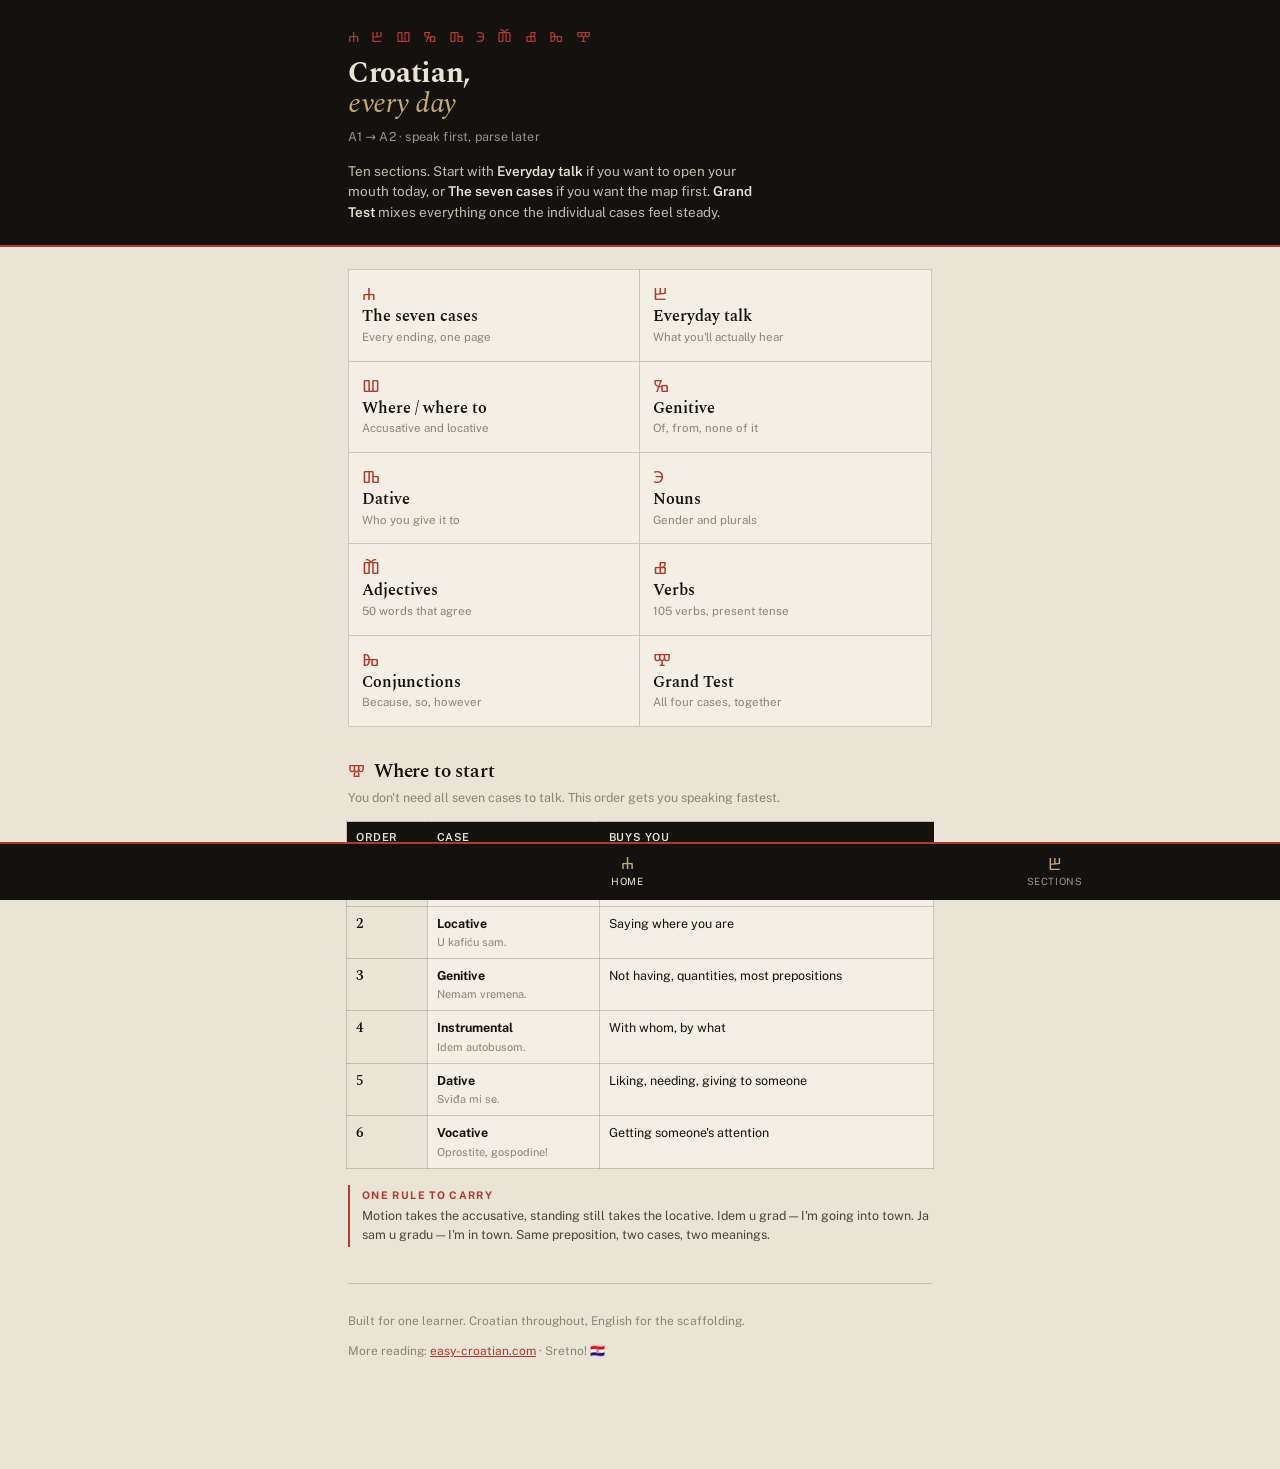
<file: index.html>
<!DOCTYPE html>
<html lang="en">
<head>
<meta charset="UTF-8">
<meta name="viewport" content="width=device-width, initial-scale=1.0">
<title>Croatian, every day</title>
<link rel="manifest" href="manifest.json">
<meta name="theme-color" content="#14120E">
<link rel="apple-touch-icon" href="icon-192.png">
<meta name="apple-mobile-web-app-capable" content="yes">
<meta name="apple-mobile-web-app-status-bar-style" content="black-translucent">
<meta name="apple-mobile-web-app-title" content="Croatian">
<link rel="preconnect" href="https://fonts.googleapis.com">
<link rel="preconnect" href="https://fonts.gstatic.com" crossorigin>
<link href="https://fonts.googleapis.com/css2?family=Spectral:ital,wght@0,400;0,600;0,700;1,400;1,600&family=Public+Sans:wght@400;500;600&family=IBM+Plex+Mono:wght@400;500&family=Noto+Sans+Glagolitic&display=swap" rel="stylesheet">
<link rel="stylesheet" href="theme.css">
</head>
<body>

<div class="pagehead">
  <div class="wrap">
    <div class="glagstrip">Ⰰ Ⰱ Ⰲ Ⰳ Ⰴ Ⰵ Ⰶ Ⰷ Ⰸ Ⰹ</div>
    <h1>Croatian,<br><em>every day</em></h1>
    <p class="sub">A1 → A2 · speak first, parse later</p>
    <p class="lede">Ten sections. Start with <b>Everyday talk</b> if you want to open your mouth today, or <b>The seven cases</b> if you want the map first. <b>Grand Test</b> mixes everything once the individual cases feel steady.</p>
  </div>
</div>
<div class="headrule"></div>

<div class="wrap">
  <div class="grid" id="hub"></div>

  <div class="sec">
    <h2><span class="glag">Ⰺ</span>Where to start</h2>
    <p class="note">You don't need all seven cases to talk. This order gets you speaking fastest.</p>
    <div class="scroll">
      <table>
        <thead><tr><th>Order</th><th>Case</th><th>Buys you</th></tr></thead>
        <tbody>
          <tr><th>1</th><td><b>Accusative</b><span class="w">Idem u grad.</span></td><td>Ordering, wanting, going somewhere</td></tr>
          <tr><th>2</th><td><b>Locative</b><span class="w">U kafiću sam.</span></td><td>Saying where you are</td></tr>
          <tr><th>3</th><td><b>Genitive</b><span class="w">Nemam vremena.</span></td><td>Not having, quantities, most prepositions</td></tr>
          <tr><th>4</th><td><b>Instrumental</b><span class="w">Idem autobusom.</span></td><td>With whom, by what</td></tr>
          <tr><th>5</th><td><b>Dative</b><span class="w">Sviđa mi se.</span></td><td>Liking, needing, giving to someone</td></tr>
          <tr><th>6</th><td><b>Vocative</b><span class="w">Oprostite, gospodine!</span></td><td>Getting someone's attention</td></tr>
        </tbody>
      </table>
    </div>
    <div class="tip"><b>One rule to carry</b>Motion takes the accusative, standing still takes the locative. <span class="mono">Idem u grad</span> — I'm going into town. <span class="mono">Ja sam u gradu</span> — I'm in town. Same preposition, two cases, two meanings.</div>
  </div>

  <footer class="pagefoot">
    <p>Built for one learner. Croatian throughout, English for the scaffolding.</p>
    <p>More reading: <a href="https://www.easy-croatian.com/" target="_blank" rel="noopener">easy-croatian.com</a> · Sretno! 🇭🇷</p>
  </footer>
</div>

<script>
var SECTIONS = [
  {file:"genel.html",      glag:"Ⰰ", name:"The seven cases", desc:"Every ending, one page"},
  {file:"daily.html",      glag:"Ⰱ", name:"Everyday talk",   desc:"What you'll actually hear"},
  {file:"padezi.html",     glag:"Ⰲ", name:"Where / where to", desc:"Accusative and locative"},
  {file:"genitiv.html",    glag:"Ⰳ", name:"Genitive",        desc:"Of, from, none of it"},
  {file:"dativ.html",      glag:"Ⰴ", name:"Dative",          desc:"Who you give it to"},
  {file:"imenice.html",    glag:"Ⰵ", name:"Nouns",           desc:"Gender and plurals"},
  {file:"adjectives.html", glag:"Ⰶ", name:"Adjectives",      desc:"50 words that agree"},
  {file:"verbtest.html",   glag:"Ⰷ", name:"Verbs",           desc:"105 verbs, present tense"},
  {file:"conjunctions.html", glag:"Ⰸ", name:"Conjunctions",  desc:"Because, so, however"},
  {file:"grandtest.html",  glag:"Ⰹ", name:"Grand Test",      desc:"All four cases, together"}
];
document.getElementById("hub").innerHTML = SECTIONS.map(function(s){
  return '<a class="cell" href="'+s.file+'"><span class="glag">'+s.glag+'</span>'+
         '<h2>'+s.name+'</h2><p>'+s.desc+'</p></a>';
}).join("");
</script>
<script src="nav.js"></script>
</body>
</html>
</file>
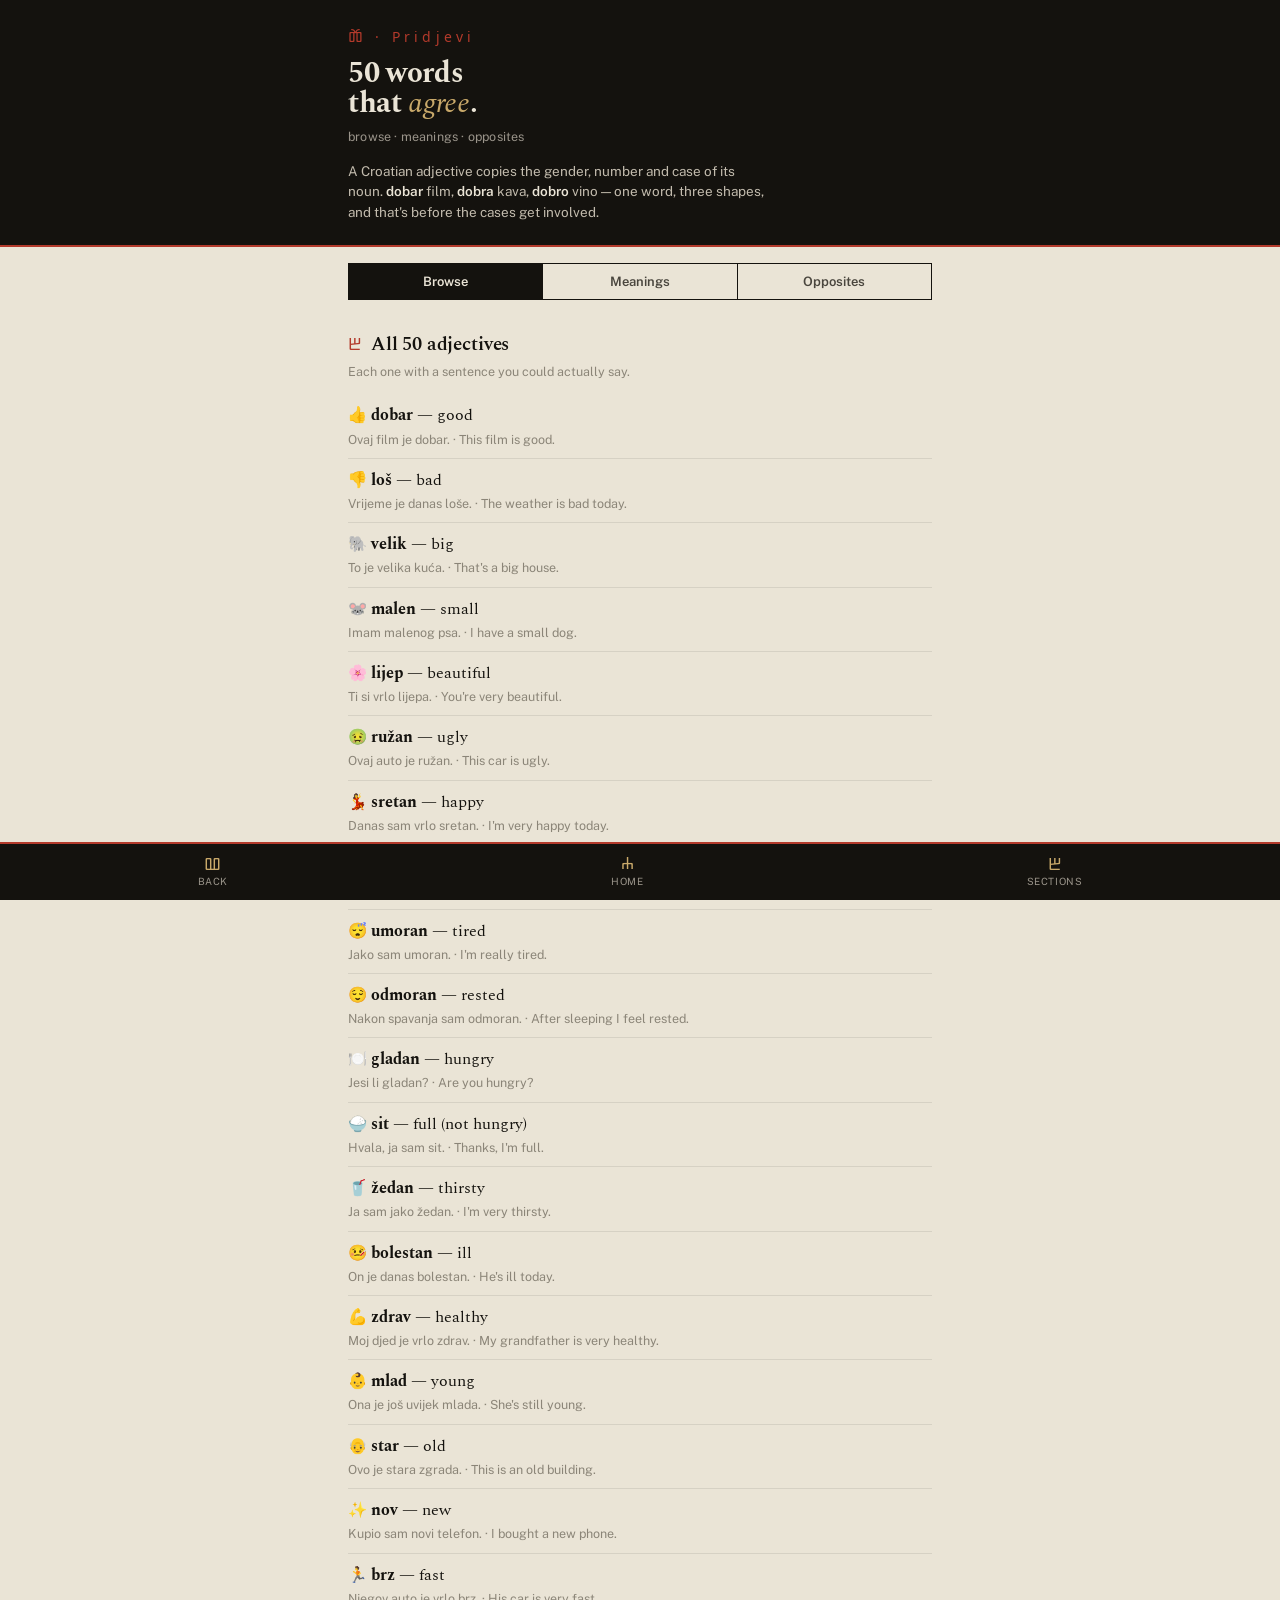
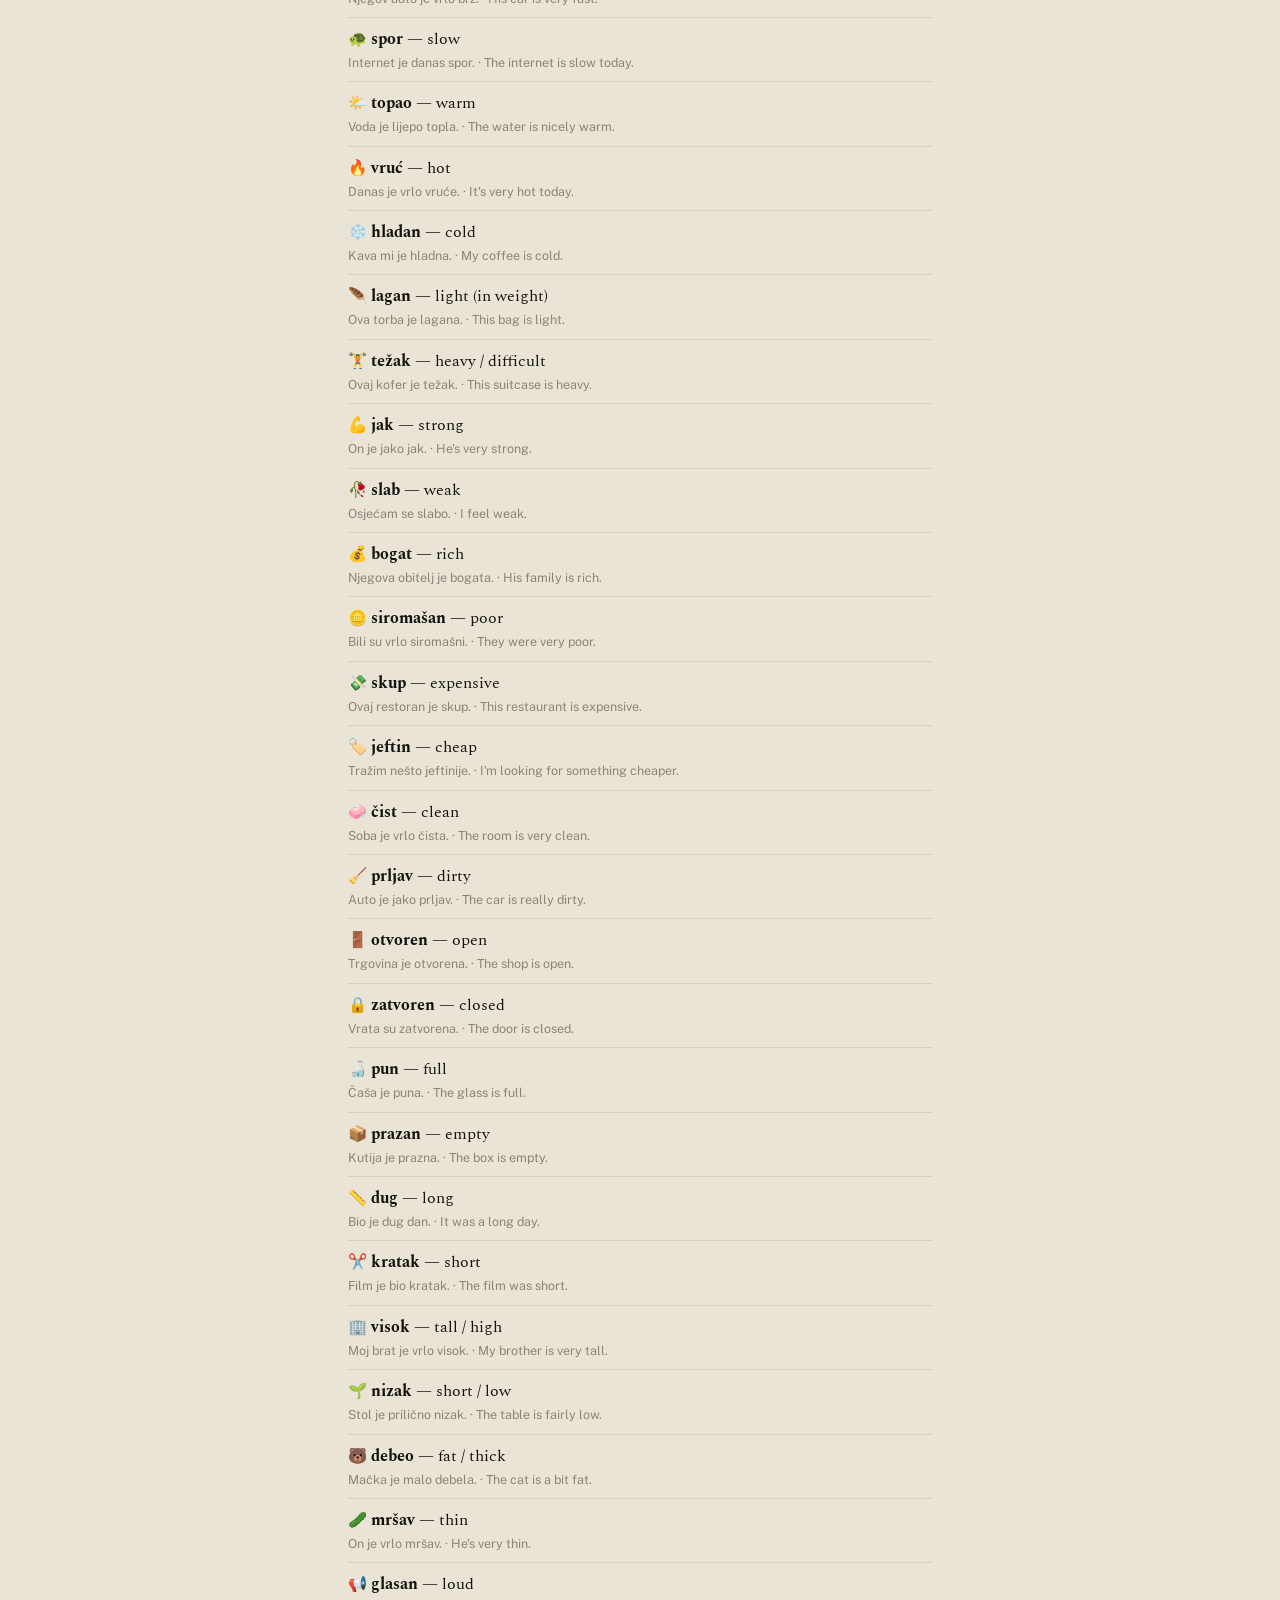
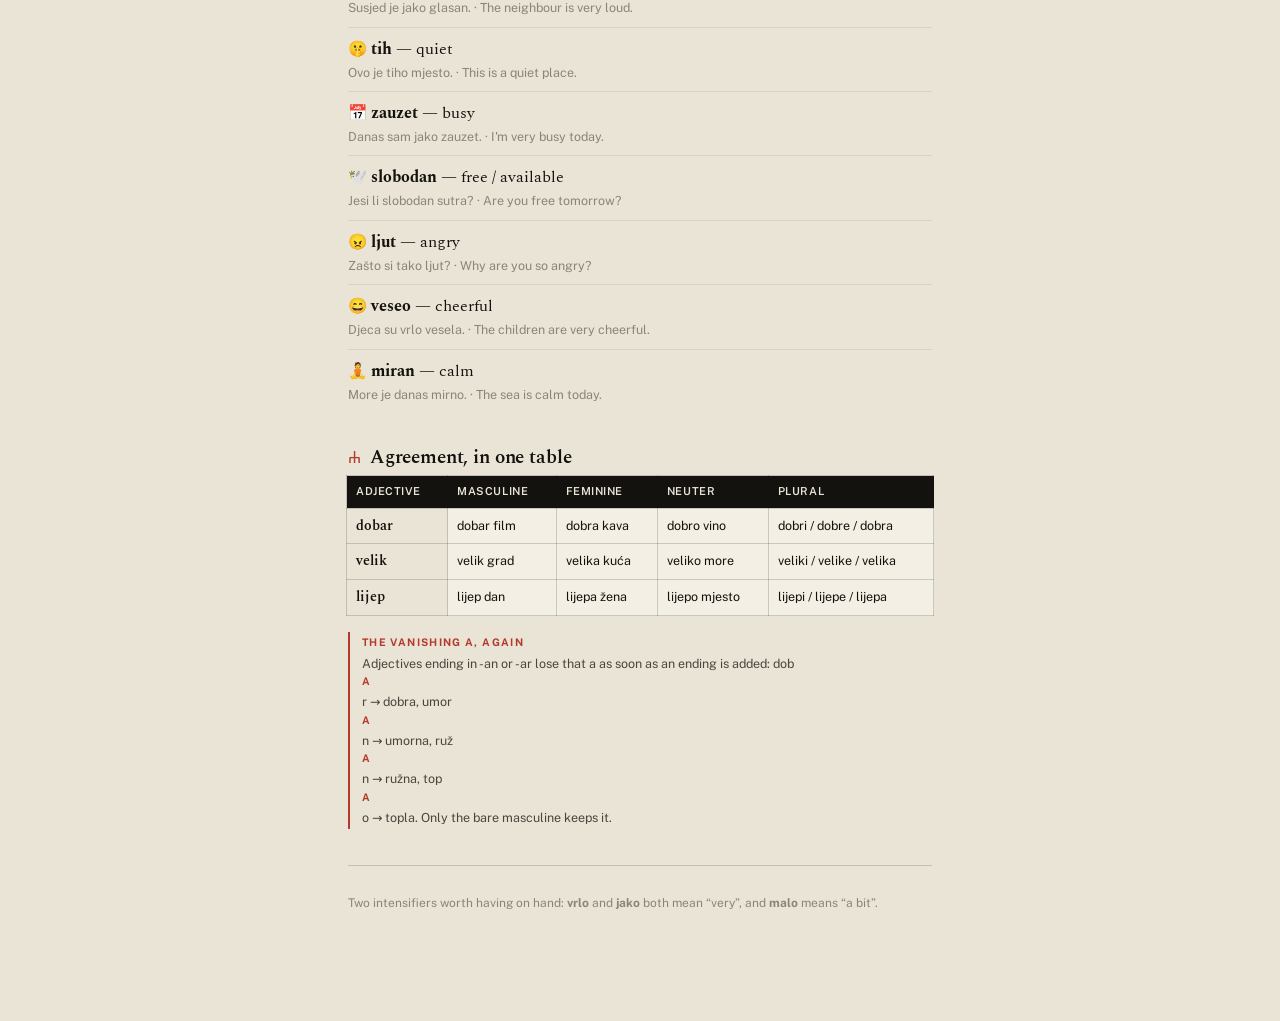
<file: adjectives.html>
<!DOCTYPE html>
<html lang="en">
<head>
<meta charset="UTF-8">
<meta name="viewport" content="width=device-width, initial-scale=1.0">
<title>Adjectives — Croatian</title>
<link rel="manifest" href="manifest.json">
<meta name="theme-color" content="#14120E">
<link rel="apple-touch-icon" href="icon-192.png">
<meta name="apple-mobile-web-app-capable" content="yes">
<meta name="apple-mobile-web-app-status-bar-style" content="black-translucent">
<meta name="apple-mobile-web-app-title" content="Croatian">
<link rel="preconnect" href="https://fonts.googleapis.com">
<link rel="preconnect" href="https://fonts.gstatic.com" crossorigin>
<link href="https://fonts.googleapis.com/css2?family=Spectral:ital,wght@0,400;0,600;0,700;1,400;1,600&family=Public+Sans:wght@400;500;600&family=IBM+Plex+Mono:wght@400;500&family=Noto+Sans+Glagolitic&display=swap" rel="stylesheet">
<link rel="stylesheet" href="theme.css">
</head>
<body>

<div class="pagehead">
  <div class="wrap">
    <div class="glagstrip">Ⰶ · Pridjevi</div>
    <h1>50 words<br>that <em>agree</em>.</h1>
    <p class="sub">browse · meanings · opposites</p>
    <p class="lede">A Croatian adjective copies the gender, number and case of its noun. <b>dobar</b> film, <b>dobra</b> kava, <b>dobro</b> vino — one word, three shapes, and that's before the cases get involved.</p>
  </div>
</div>
<div class="headrule"></div>

<div class="wrap">

  <div class="seg" id="mode">
    <button class="on" data-m="browse">Browse</button>
    <button data-m="meaning">Meanings</button>
    <button data-m="opposite">Opposites</button>
  </div>

  <div id="view"></div>

  <div class="sec" id="ref">
    <h2><span class="glag">Ⰰ</span>Agreement, in one table</h2>
    <div class="scroll">
      <table>
        <thead><tr><th>Adjective</th><th>Masculine</th><th>Feminine</th><th>Neuter</th><th>Plural</th></tr></thead>
        <tbody>
          <tr><th>dobar</th><td>dobar film</td><td>dobra kava</td><td>dobro vino</td><td>dobri / dobre / dobra</td></tr>
          <tr><th>velik</th><td>velik grad</td><td>velika kuća</td><td>veliko more</td><td>veliki / velike / velika</td></tr>
          <tr><th>lijep</th><td>lijep dan</td><td>lijepa žena</td><td>lijepo mjesto</td><td>lijepi / lijepe / lijepa</td></tr>
        </tbody>
      </table>
    </div>
    <div class="tip"><b>The vanishing a, again</b>Adjectives ending in <span class="mono">-an</span> or <span class="mono">-ar</span> lose that a as soon as an ending is added: dob<b>a</b>r → dobra, umor<b>a</b>n → umorna, ruž<b>a</b>n → ružna, top<b>a</b>o → topla. Only the bare masculine keeps it.</div>
  </div>

  <footer class="pagefoot">
    <p>Two intensifiers worth having on hand: <b>vrlo</b> and <b>jako</b> both mean “very”, and <b>malo</b> means “a bit”.</p>
  </footer>
</div>

<script>
var ADJ = [{"hr": "dobar", "en": "good", "emoji": "👍", "ex": "Ovaj film je dobar.", "gloss": "This film is good."}, {"hr": "loš", "en": "bad", "emoji": "👎", "ex": "Vrijeme je danas loše.", "gloss": "The weather is bad today."}, {"hr": "velik", "en": "big", "emoji": "🐘", "ex": "To je velika kuća.", "gloss": "That's a big house."}, {"hr": "malen", "en": "small", "emoji": "🐭", "ex": "Imam malenog psa.", "gloss": "I have a small dog."}, {"hr": "lijep", "en": "beautiful", "emoji": "🌸", "ex": "Ti si vrlo lijepa.", "gloss": "You're very beautiful."}, {"hr": "ružan", "en": "ugly", "emoji": "🤢", "ex": "Ovaj auto je ružan.", "gloss": "This car is ugly."}, {"hr": "sretan", "en": "happy", "emoji": "💃", "ex": "Danas sam vrlo sretan.", "gloss": "I'm very happy today."}, {"hr": "tužan", "en": "sad", "emoji": "😢", "ex": "Zašto si tužan?", "gloss": "Why are you sad?"}, {"hr": "umoran", "en": "tired", "emoji": "😴", "ex": "Jako sam umoran.", "gloss": "I'm really tired."}, {"hr": "odmoran", "en": "rested", "emoji": "😌", "ex": "Nakon spavanja sam odmoran.", "gloss": "After sleeping I feel rested."}, {"hr": "gladan", "en": "hungry", "emoji": "🍽️", "ex": "Jesi li gladan?", "gloss": "Are you hungry?"}, {"hr": "sit", "en": "full (not hungry)", "emoji": "🍚", "ex": "Hvala, ja sam sit.", "gloss": "Thanks, I'm full."}, {"hr": "žedan", "en": "thirsty", "emoji": "🥤", "ex": "Ja sam jako žedan.", "gloss": "I'm very thirsty."}, {"hr": "bolestan", "en": "ill", "emoji": "🤒", "ex": "On je danas bolestan.", "gloss": "He's ill today."}, {"hr": "zdrav", "en": "healthy", "emoji": "💪", "ex": "Moj djed je vrlo zdrav.", "gloss": "My grandfather is very healthy."}, {"hr": "mlad", "en": "young", "emoji": "👶", "ex": "Ona je još uvijek mlada.", "gloss": "She's still young."}, {"hr": "star", "en": "old", "emoji": "👴", "ex": "Ovo je stara zgrada.", "gloss": "This is an old building."}, {"hr": "nov", "en": "new", "emoji": "✨", "ex": "Kupio sam novi telefon.", "gloss": "I bought a new phone."}, {"hr": "brz", "en": "fast", "emoji": "🏃", "ex": "Njegov auto je vrlo brz.", "gloss": "His car is very fast."}, {"hr": "spor", "en": "slow", "emoji": "🐢", "ex": "Internet je danas spor.", "gloss": "The internet is slow today."}, {"hr": "topao", "en": "warm", "emoji": "🌤️", "ex": "Voda je lijepo topla.", "gloss": "The water is nicely warm."}, {"hr": "vruć", "en": "hot", "emoji": "🔥", "ex": "Danas je vrlo vruće.", "gloss": "It's very hot today."}, {"hr": "hladan", "en": "cold", "emoji": "❄️", "ex": "Kava mi je hladna.", "gloss": "My coffee is cold."}, {"hr": "lagan", "en": "light (in weight)", "emoji": "🪶", "ex": "Ova torba je lagana.", "gloss": "This bag is light."}, {"hr": "težak", "en": "heavy / difficult", "emoji": "🏋️", "ex": "Ovaj kofer je težak.", "gloss": "This suitcase is heavy."}, {"hr": "jak", "en": "strong", "emoji": "💪", "ex": "On je jako jak.", "gloss": "He's very strong."}, {"hr": "slab", "en": "weak", "emoji": "🥀", "ex": "Osjećam se slabo.", "gloss": "I feel weak."}, {"hr": "bogat", "en": "rich", "emoji": "💰", "ex": "Njegova obitelj je bogata.", "gloss": "His family is rich."}, {"hr": "siromašan", "en": "poor", "emoji": "🪙", "ex": "Bili su vrlo siromašni.", "gloss": "They were very poor."}, {"hr": "skup", "en": "expensive", "emoji": "💸", "ex": "Ovaj restoran je skup.", "gloss": "This restaurant is expensive."}, {"hr": "jeftin", "en": "cheap", "emoji": "🏷️", "ex": "Tražim nešto jeftinije.", "gloss": "I'm looking for something cheaper."}, {"hr": "čist", "en": "clean", "emoji": "🧼", "ex": "Soba je vrlo čista.", "gloss": "The room is very clean."}, {"hr": "prljav", "en": "dirty", "emoji": "🧹", "ex": "Auto je jako prljav.", "gloss": "The car is really dirty."}, {"hr": "otvoren", "en": "open", "emoji": "🚪", "ex": "Trgovina je otvorena.", "gloss": "The shop is open."}, {"hr": "zatvoren", "en": "closed", "emoji": "🔒", "ex": "Vrata su zatvorena.", "gloss": "The door is closed."}, {"hr": "pun", "en": "full", "emoji": "🍶", "ex": "Čaša je puna.", "gloss": "The glass is full."}, {"hr": "prazan", "en": "empty", "emoji": "📦", "ex": "Kutija je prazna.", "gloss": "The box is empty."}, {"hr": "dug", "en": "long", "emoji": "📏", "ex": "Bio je dug dan.", "gloss": "It was a long day."}, {"hr": "kratak", "en": "short", "emoji": "✂️", "ex": "Film je bio kratak.", "gloss": "The film was short."}, {"hr": "visok", "en": "tall / high", "emoji": "🏢", "ex": "Moj brat je vrlo visok.", "gloss": "My brother is very tall."}, {"hr": "nizak", "en": "short / low", "emoji": "🌱", "ex": "Stol je prilično nizak.", "gloss": "The table is fairly low."}, {"hr": "debeo", "en": "fat / thick", "emoji": "🐻", "ex": "Mačka je malo debela.", "gloss": "The cat is a bit fat."}, {"hr": "mršav", "en": "thin", "emoji": "🥒", "ex": "On je vrlo mršav.", "gloss": "He's very thin."}, {"hr": "glasan", "en": "loud", "emoji": "📢", "ex": "Susjed je jako glasan.", "gloss": "The neighbour is very loud."}, {"hr": "tih", "en": "quiet", "emoji": "🤫", "ex": "Ovo je tiho mjesto.", "gloss": "This is a quiet place."}, {"hr": "zauzet", "en": "busy", "emoji": "📅", "ex": "Danas sam jako zauzet.", "gloss": "I'm very busy today."}, {"hr": "slobodan", "en": "free / available", "emoji": "🕊️", "ex": "Jesi li slobodan sutra?", "gloss": "Are you free tomorrow?"}, {"hr": "ljut", "en": "angry", "emoji": "😠", "ex": "Zašto si tako ljut?", "gloss": "Why are you so angry?"}, {"hr": "veseo", "en": "cheerful", "emoji": "😄", "ex": "Djeca su vrlo vesela.", "gloss": "The children are very cheerful."}, {"hr": "miran", "en": "calm", "emoji": "🧘", "ex": "More je danas mirno.", "gloss": "The sea is calm today."}];
var PAIRS = [["dobar", "loš"], ["velik", "malen"], ["lijep", "ružan"], ["sretan", "tužan"], ["umoran", "odmoran"], ["gladan", "sit"], ["bolestan", "zdrav"], ["mlad", "star"], ["brz", "spor"], ["topao", "hladan"], ["lagan", "težak"], ["jak", "slab"], ["bogat", "siromašan"], ["skup", "jeftin"], ["čist", "prljav"], ["otvoren", "zatvoren"], ["pun", "prazan"], ["dug", "kratak"], ["visok", "nizak"], ["debeo", "mršav"], ["glasan", "tih"], ["zauzet", "slobodan"]];
var KEYS=["A","B","C","D"], GLAG=["Ⰰ","Ⰱ","Ⰲ","Ⰳ","Ⰴ","Ⰵ","Ⰶ","Ⰷ","Ⰸ","Ⰹ"];

var byHr = {};
ADJ.forEach(function(a){ byHr[a.hr] = a; });

var view = document.getElementById("view");
var ref  = document.getElementById("ref");
var mode = "browse";

document.querySelectorAll("#mode button").forEach(function(b){
  b.addEventListener("click", function(){
    document.querySelectorAll("#mode button").forEach(function(x){ x.classList.remove("on"); });
    b.classList.add("on");
    mode = b.dataset.m;
    ref.style.display = mode === "browse" ? "" : "none";
    if(mode === "browse") browse(); else startQuiz();
  });
});

function shuffle(a){a=a.slice();for(var i=a.length-1;i>0;i--){var j=Math.floor(Math.random()*(i+1));var t=a[i];a[i]=a[j];a[j]=t;}return a;}

/* ---------------- browse ---------------- */
function browse(){
  view.innerHTML =
    '<div class="sec"><h2><span class="glag">Ⰱ</span>All '+ADJ.length+' adjectives</h2>'+
    '<p class="note">Each one with a sentence you could actually say.</p>'+
    '<ul class="talk" id="alist"></ul></div>';
  document.getElementById("alist").innerHTML = ADJ.map(function(a){
    return '<li><span class="hr">'+a.emoji+' <b>'+a.hr+'</b> — '+a.en+'</span>'+
           '<span class="en">'+a.ex+' · '+a.gloss+'</span></li>';
  }).join("");
}

/* ---------------- quiz ---------------- */
var round=[], idx=0, score=0, answered=false, missed=[];

function startQuiz(){
  if(mode === "opposite"){
    round = shuffle(PAIRS).slice(0,20).map(function(p){
      return shuffle([p[0],p[1]]);
    });
  } else {
    round = shuffle(ADJ).slice(0,20);
  }
  idx=0; score=0; missed=[];
  question();
}

function question(){
  answered=false;
  var opts, correct, promptText, targetText, item;

  if(mode === "opposite"){
    var pair = round[idx];
    item = byHr[pair[0]];
    var answerWord = pair[1];
    var others = shuffle(ADJ.filter(function(a){
      return a.hr !== pair[0] && a.hr !== pair[1];
    })).slice(0,3).map(function(a){ return a.hr; });
    var all = shuffle([answerWord].concat(others));
    opts = all; correct = all.indexOf(answerWord);
    promptText = "What's the opposite?";
    targetText = item.emoji+" "+item.hr;
  } else {
    item = round[idx];
    var wrong = shuffle(ADJ.filter(function(a){ return a.en !== item.en; }))
                  .slice(0,3).map(function(a){ return a.en; });
    var all2 = shuffle([item.en].concat(wrong));
    opts = all2; correct = all2.indexOf(item.en);
    promptText = "What does it mean?";
    targetText = item.hr;
  }

  view.innerHTML =
    '<div class="quizbar"><span class="count">'+(idx+1)+' / '+round.length+'</span>'+
    '<span class="score">'+score+' correct</span></div>'+
    '<div class="progress"><i style="width:'+(idx/round.length*100)+'%"></i></div>'+
    '<div class="qcard"><p class="prompt">'+promptText+'</p>'+
    '<p class="target">'+targetText+'</p>'+
    '<div class="opts" id="opts"></div><div id="why"></div></div>'+
    '<div class="btnrow" id="btnrow"></div>';

  var box=document.getElementById("opts");
  opts.forEach(function(t,i){
    var b=document.createElement("button");
    b.className="opt"; b.type="button";
    b.innerHTML='<span class="key">'+KEYS[i]+'</span><span>'+t+'</span>';
    b.addEventListener("click", function(){ answer(i, correct, item, opts[correct]); });
    box.appendChild(b);
  });
}

function answer(i, correct, item, answerWord){
  if(answered) return; answered=true;
  if(i===correct) score++; else missed.push(item);
  document.querySelectorAll("#opts .opt").forEach(function(b,j){
    b.disabled=true;
    if(j===correct) b.classList.add("correct");
    else if(j===i) b.classList.add("wrong");
    else b.classList.add("dim");
  });
  document.querySelector(".score").textContent = score+" correct";

  var extra = "";
  if(mode === "opposite" && byHr[answerWord]){
    var o = byHr[answerWord];
    extra = ' Opposite: <b>'+o.hr+'</b> — '+o.en+'.';
  }
  document.getElementById("why").innerHTML =
    '<div class="why"><b>'+item.hr+'</b> — '+item.en+'.'+extra+'</div>'+
    '<ul class="talk"><li><span class="hr">'+item.ex+'</span>'+
    '<span class="en">'+item.gloss+'</span></li></ul>';

  var row=document.getElementById("btnrow");
  row.innerHTML='<button class="btn" id="next">'+(idx+1<round.length?"Next":"See results")+'</button>';
  document.getElementById("next").addEventListener("click", next);
  document.getElementById("next").focus();
}

function next(){ idx++; if(idx<round.length) question(); else results(); }

function results(){
  var pct=Math.round(score/round.length*100);
  var review = missed.length
    ? '<h3 class="sub">What slipped</h3><ul class="talk">'+missed.map(function(a){
        return '<li><span class="hr">'+a.emoji+' '+a.hr+'</span><span class="en">'+a.en+'</span></li>';
      }).join("")+'</ul>' : "";
  view.innerHTML='<div class="card"><div class="result">'+
    '<div class="glag">'+GLAG[Math.min(Math.floor(pct/10),9)]+'</div>'+
    '<p class="big">'+pct+'%</p><p class="of">'+score+' of '+round.length+'</p></div>'+
    review+'<div class="btnrow"><button class="btn" id="again">New round</button>'+
    '<a class="btn ghost" href="index.html">Home</a></div></div>';
  document.getElementById("again").addEventListener("click", startQuiz);
}

document.addEventListener("keydown", function(e){
  if(mode==="browse") return;
  if(!answered){
    var k=KEYS.indexOf(e.key.toUpperCase());
    var btns=document.querySelectorAll("#opts .opt");
    if(k>-1 && k<btns.length){ e.preventDefault(); btns[k].click(); }
  } else if(e.key==="Enter"||e.key===" "){
    var n=document.getElementById("next"); if(n){ e.preventDefault(); n.click(); }
  }
});

browse();
</script>
<script src="nav.js"></script>
</body>
</html>
</file>
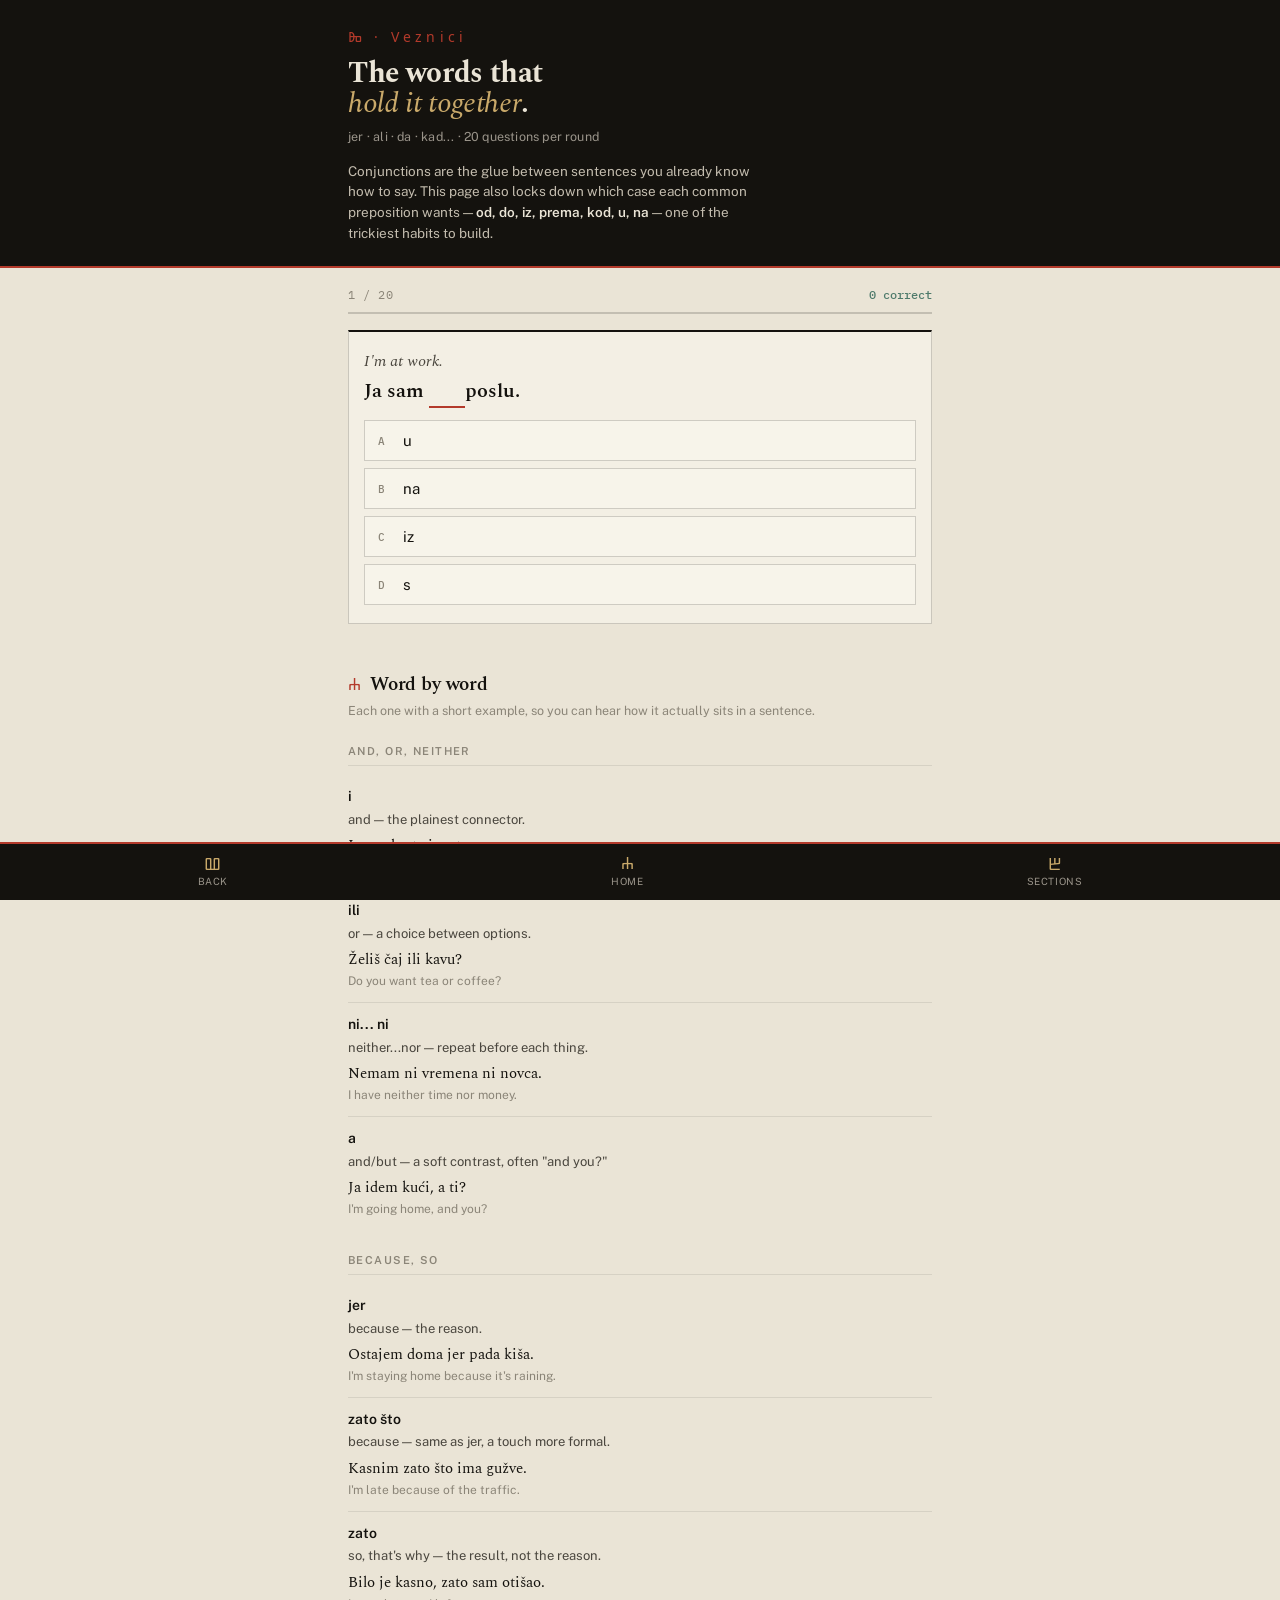
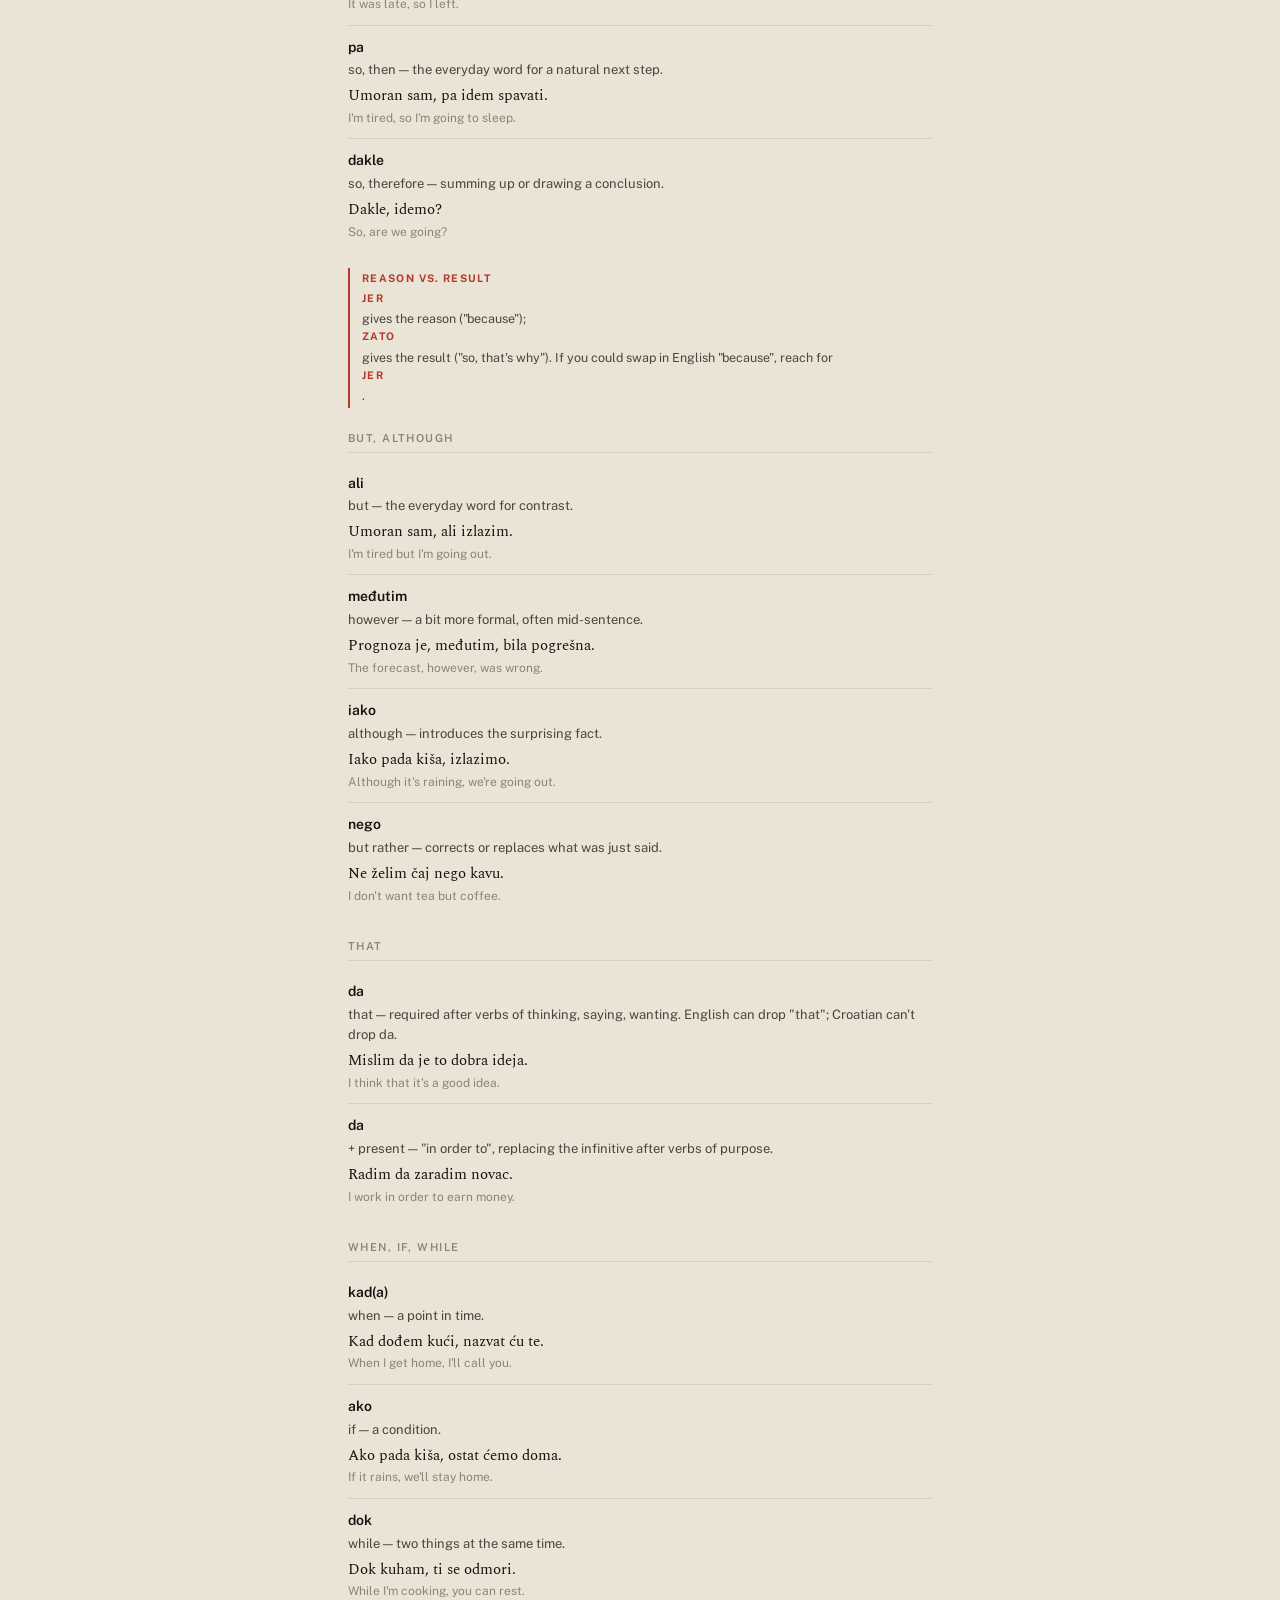
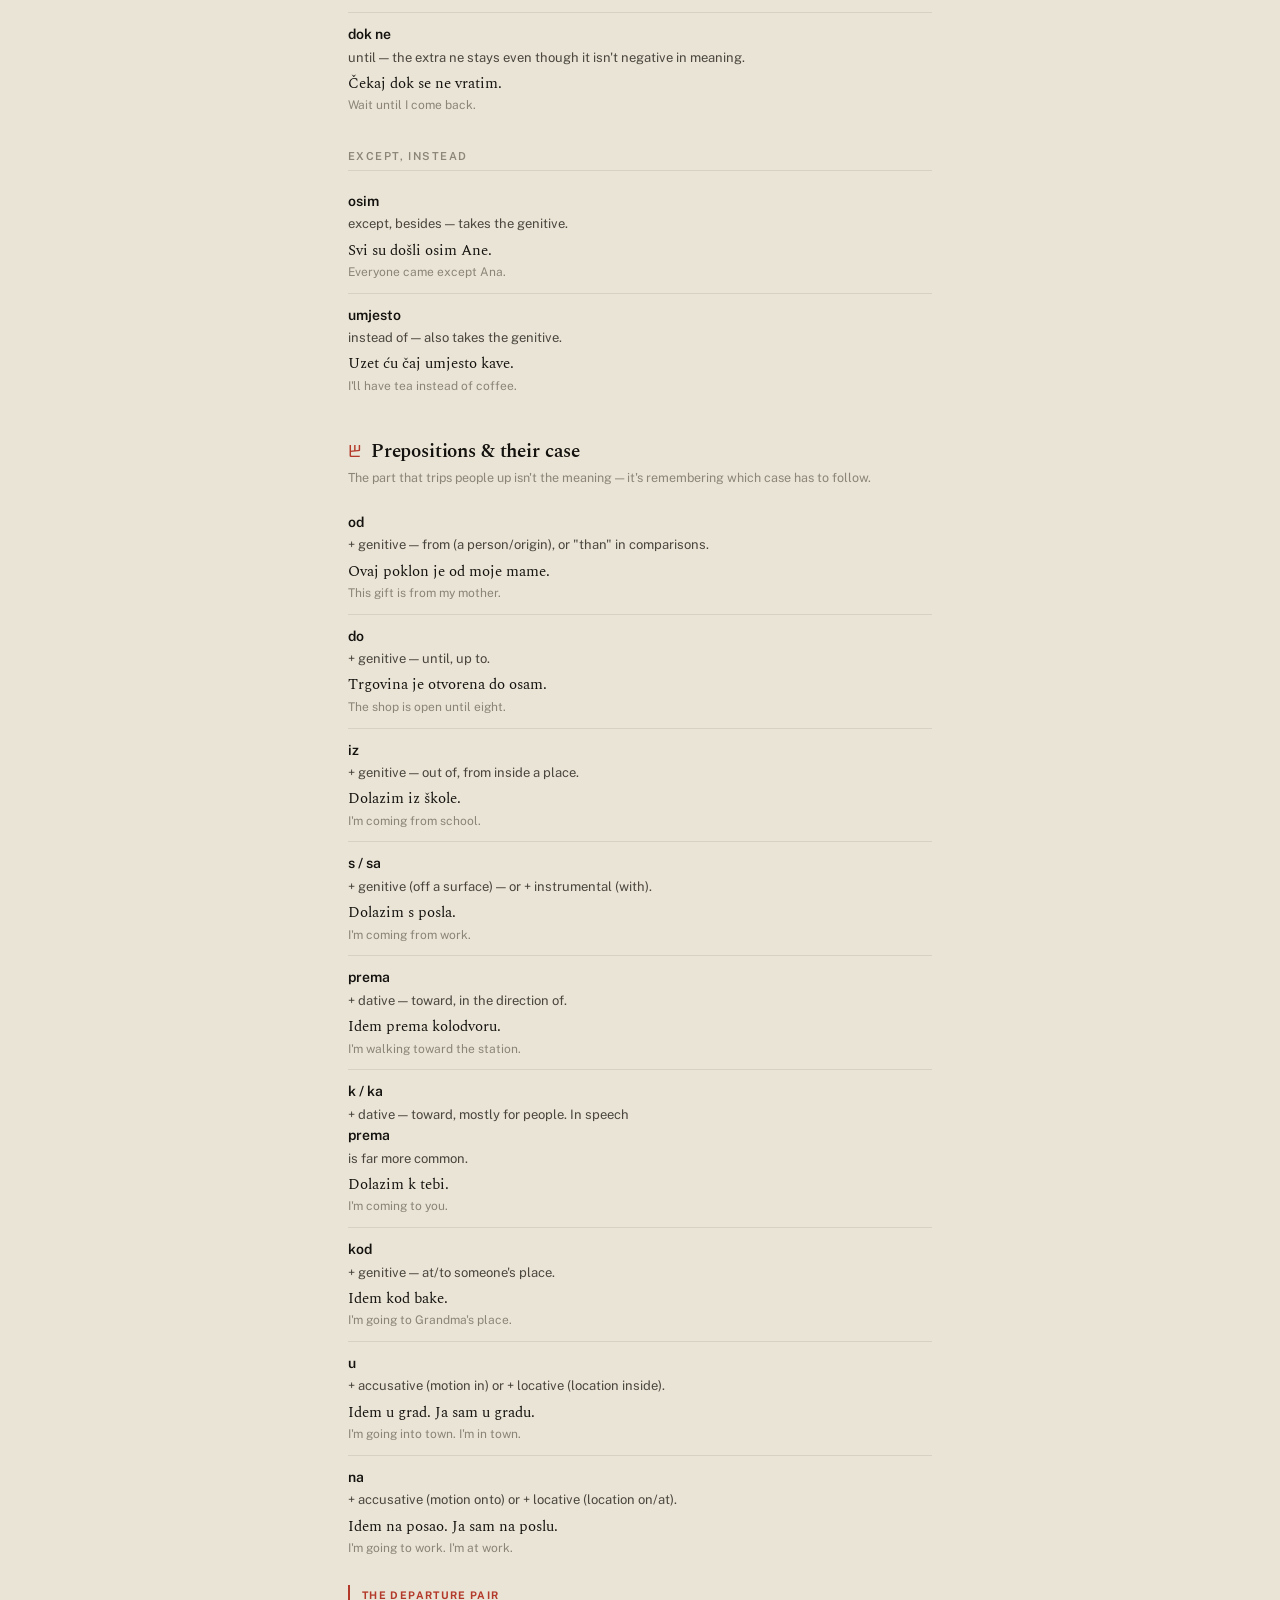
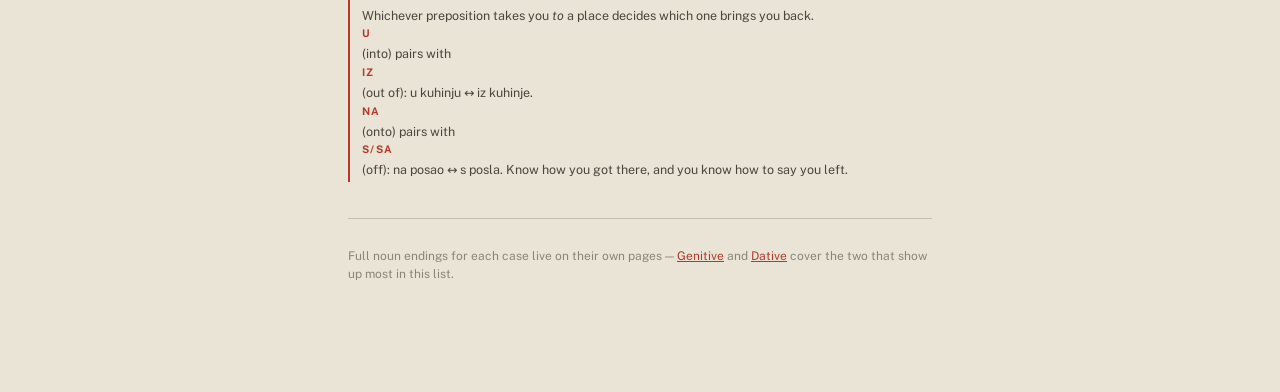
<file: conjunctions.html>
<!DOCTYPE html>
<html lang="en">
<head>
<meta charset="UTF-8">
<meta name="viewport" content="width=device-width, initial-scale=1.0">
<title>Conjunctions — Croatian</title>
<link rel="manifest" href="manifest.json">
<meta name="theme-color" content="#14120E">
<link rel="apple-touch-icon" href="icon-192.png">
<meta name="apple-mobile-web-app-capable" content="yes">
<meta name="apple-mobile-web-app-status-bar-style" content="black-translucent">
<meta name="apple-mobile-web-app-title" content="Croatian">
<link rel="preconnect" href="https://fonts.googleapis.com">
<link rel="preconnect" href="https://fonts.gstatic.com" crossorigin>
<link href="https://fonts.googleapis.com/css2?family=Spectral:ital,wght@0,400;0,600;0,700;1,400;1,600&family=Public+Sans:wght@400;500;600&family=IBM+Plex+Mono:wght@400;500&family=Noto+Sans+Glagolitic&display=swap" rel="stylesheet">
<link rel="stylesheet" href="theme.css">
</head>
<body>

<div class="pagehead">
  <div class="wrap">
    <div class="glagstrip">Ⰸ · Veznici</div>
    <h1>The words that<br><em>hold it together</em>.</h1>
    <p class="sub">jer · ali · da · kad... · 20 questions per round</p>
    <p class="lede">Conjunctions are the glue between sentences you already know how to say. This page also locks down which case each common preposition wants — <b>od, do, iz, prema, kod, u, na</b> — one of the trickiest habits to build.</p>
  </div>
</div>
<div class="headrule"></div>

<div class="wrap">
  <div id="quiz"></div>

  <div class="sec">
    <h2><span class="glag">Ⰰ</span>Word by word</h2>
    <p class="note">Each one with a short example, so you can hear how it actually sits in a sentence.</p>

    <h3 class="sub">And, or, neither</h3>
    <ul class="use">
      <li><b>i</b> and — the plainest connector.<span class="ex">Imam brata i sestru.</span><span class="gl">I have a brother and a sister.</span></li>
      <li><b>ili</b> or — a choice between options.<span class="ex">Želiš čaj ili kavu?</span><span class="gl">Do you want tea or coffee?</span></li>
      <li><b>ni... ni</b> neither...nor — repeat before each thing.<span class="ex">Nemam ni vremena ni novca.</span><span class="gl">I have neither time nor money.</span></li>
      <li><b>a</b> and/but — a soft contrast, often "and you?"<span class="ex">Ja idem kući, a ti?</span><span class="gl">I'm going home, and you?</span></li>
    </ul>

    <h3 class="sub">Because, so</h3>
    <ul class="use">
      <li><b>jer</b> because — the reason.<span class="ex">Ostajem doma jer pada kiša.</span><span class="gl">I'm staying home because it's raining.</span></li>
      <li><b>zato što</b> because — same as jer, a touch more formal.<span class="ex">Kasnim zato što ima gužve.</span><span class="gl">I'm late because of the traffic.</span></li>
      <li><b>zato</b> so, that's why — the result, not the reason.<span class="ex">Bilo je kasno, zato sam otišao.</span><span class="gl">It was late, so I left.</span></li>
      <li><b>pa</b> so, then — the everyday word for a natural next step.<span class="ex">Umoran sam, pa idem spavati.</span><span class="gl">I'm tired, so I'm going to sleep.</span></li>
      <li><b>dakle</b> so, therefore — summing up or drawing a conclusion.<span class="ex">Dakle, idemo?</span><span class="gl">So, are we going?</span></li>
    </ul>
    <div class="tip"><b>Reason vs. result</b><b>jer</b> gives the reason ("because"); <b>zato</b> gives the result ("so, that's why"). If you could swap in English "because", reach for <b>jer</b>.</div>

    <h3 class="sub">But, although</h3>
    <ul class="use">
      <li><b>ali</b> but — the everyday word for contrast.<span class="ex">Umoran sam, ali izlazim.</span><span class="gl">I'm tired but I'm going out.</span></li>
      <li><b>međutim</b> however — a bit more formal, often mid-sentence.<span class="ex">Prognoza je, međutim, bila pogrešna.</span><span class="gl">The forecast, however, was wrong.</span></li>
      <li><b>iako</b> although — introduces the surprising fact.<span class="ex">Iako pada kiša, izlazimo.</span><span class="gl">Although it's raining, we're going out.</span></li>
      <li><b>nego</b> but rather — corrects or replaces what was just said.<span class="ex">Ne želim čaj nego kavu.</span><span class="gl">I don't want tea but coffee.</span></li>
    </ul>

    <h3 class="sub">That</h3>
    <ul class="use">
      <li><b>da</b> that — required after verbs of thinking, saying, wanting. English can drop "that"; Croatian can't drop da.<span class="ex">Mislim da je to dobra ideja.</span><span class="gl">I think that it's a good idea.</span></li>
      <li><b>da</b> + present — "in order to", replacing the infinitive after verbs of purpose.<span class="ex">Radim da zaradim novac.</span><span class="gl">I work in order to earn money.</span></li>
    </ul>

    <h3 class="sub">When, if, while</h3>
    <ul class="use">
      <li><b>kad(a)</b> when — a point in time.<span class="ex">Kad dođem kući, nazvat ću te.</span><span class="gl">When I get home, I'll call you.</span></li>
      <li><b>ako</b> if — a condition.<span class="ex">Ako pada kiša, ostat ćemo doma.</span><span class="gl">If it rains, we'll stay home.</span></li>
      <li><b>dok</b> while — two things at the same time.<span class="ex">Dok kuham, ti se odmori.</span><span class="gl">While I'm cooking, you can rest.</span></li>
      <li><b>dok ne</b> until — the extra ne stays even though it isn't negative in meaning.<span class="ex">Čekaj dok se ne vratim.</span><span class="gl">Wait until I come back.</span></li>
    </ul>

    <h3 class="sub">Except, instead</h3>
    <ul class="use">
      <li><b>osim</b> except, besides — takes the genitive.<span class="ex">Svi su došli osim Ane.</span><span class="gl">Everyone came except Ana.</span></li>
      <li><b>umjesto</b> instead of — also takes the genitive.<span class="ex">Uzet ću čaj umjesto kave.</span><span class="gl">I'll have tea instead of coffee.</span></li>
    </ul>
  </div>

  <div class="sec">
    <h2><span class="glag">Ⰱ</span>Prepositions & their case</h2>
    <p class="note">The part that trips people up isn't the meaning — it's remembering which case has to follow.</p>
    <ul class="use">
      <li><b>od</b><span class="mono">+ genitive</span> — from (a person/origin), or "than" in comparisons.<span class="ex">Ovaj poklon je od moje mame.</span><span class="gl">This gift is from my mother.</span></li>
      <li><b>do</b><span class="mono">+ genitive</span> — until, up to.<span class="ex">Trgovina je otvorena do osam.</span><span class="gl">The shop is open until eight.</span></li>
      <li><b>iz</b><span class="mono">+ genitive</span> — out of, from inside a place.<span class="ex">Dolazim iz škole.</span><span class="gl">I'm coming from school.</span></li>
      <li><b>s / sa</b><span class="mono">+ genitive</span> (off a surface) — or <span class="mono">+ instrumental</span> (with).<span class="ex">Dolazim s posla.</span><span class="gl">I'm coming from work.</span></li>
      <li><b>prema</b><span class="mono">+ dative</span> — toward, in the direction of.<span class="ex">Idem prema kolodvoru.</span><span class="gl">I'm walking toward the station.</span></li>
      <li><b>k / ka</b><span class="mono">+ dative</span> — toward, mostly for people. In speech <b>prema</b> is far more common.<span class="ex">Dolazim k tebi.</span><span class="gl">I'm coming to you.</span></li>
      <li><b>kod</b><span class="mono">+ genitive</span> — at/to someone's place.<span class="ex">Idem kod bake.</span><span class="gl">I'm going to Grandma's place.</span></li>
      <li><b>u</b><span class="mono">+ accusative</span> (motion in) or <span class="mono">+ locative</span> (location inside).<span class="ex">Idem u grad. Ja sam u gradu.</span><span class="gl">I'm going into town. I'm in town.</span></li>
      <li><b>na</b><span class="mono">+ accusative</span> (motion onto) or <span class="mono">+ locative</span> (location on/at).<span class="ex">Idem na posao. Ja sam na poslu.</span><span class="gl">I'm going to work. I'm at work.</span></li>
    </ul>
    <div class="tip"><b>The departure pair</b>Whichever preposition takes you <i>to</i> a place decides which one brings you back. <b>u</b> (into) pairs with <b>iz</b> (out of): u kuhinju ↔ iz kuhinje. <b>na</b> (onto) pairs with <b>s/sa</b> (off): na posao ↔ s posla. Know how you got there, and you know how to say you left.</div>
  </div>

  <footer class="pagefoot">
    <p>Full noun endings for each case live on their own pages — <a href="genitiv.html">Genitive</a> and <a href="dativ.html">Dative</a> cover the two that show up most in this list.</p>
  </footer>
</div>

<script>
window.QUIZ = {
  sections: ["And, or, neither", "Because, so", "But, although", "That", "When, if, while", "Except, instead", "Prepositions & cases"],
  perRound: 20,
  bank: [
    {"s":0,"en":"I have a brother and a sister.","hr":["Imam brata ","sestru."],"o":["i","ili","a","nego"],"c":0,"w":"<b>i</b> = and — the plainest connector, joins two things."},
    {"s":0,"en":"Do you want tea or coffee?","hr":["Želiš čaj ","kavu?"],"o":["ili","i","a","dok"],"c":0,"w":"<b>ili</b> = or — a choice between two options."},
    {"s":0,"en":"I don't have time, and you?","hr":["Nemam vremena, ","ti?"],"o":["a","i","ili","jer"],"c":0,"w":"<b>a</b> = and/but — a soft contrast, often turning a question back: \"and you?\""},
    {"s":0,"en":"I have neither time nor money.","hr":["Nemam ","vremena ni novca."],"o":["ni","ili","i","a"],"c":0,"w":"<b>ni... ni</b> = neither...nor. Repeat <b>ni</b> before each thing you're denying."},
    {"s":0,"en":"I like neither tea nor coffee.","hr":["Ne volim ","čaj ni kavu."],"o":["ni","ili","i","ali"],"c":0,"w":"Same pattern: <b>ni</b> čaj <b>ni</b> kava."},
    {"s":0,"en":"I'm tired, and you're not.","hr":["Ja sam umoran, ","ti nisi."],"o":["a","i","ili","jer"],"c":0,"w":"<b>a</b> highlights a difference between two things — softer than <b>ali</b>."},
    {"s":0,"en":"My sister and I are going out.","hr":["Sestra ","ja izlazimo."],"o":["i","ili","a","pa"],"c":0,"w":"<b>i</b> simply connects \"sestra\" and \"ja\"."},
    {"s":0,"en":"Either today or tomorrow.","hr":["","danas ili sutra."],"o":["Ili","I","A","Ni"],"c":0,"w":"<b>ili... ili</b> = either...or, the paired form of <b>ili</b>."},
    {"s":0,"en":"Do you want water or juice?","hr":["Hoćeš vodu ","sok?"],"o":["ili","i","a","nego"],"c":0,"w":"<b>ili</b> for a choice between two drinks."},

    {"s":1,"en":"I'm staying home because it's raining.","hr":["Ostajem doma ","pada kiša."],"o":["jer","zato","dakle","pa"],"c":0,"w":"<b>jer</b> = because — introduces the reason for what came before."},
    {"s":1,"en":"I'm tired because I didn't sleep.","hr":["Umoran sam ","nisam spavao."],"o":["jer","zato","ali","kad"],"c":0,"w":"<b>jer</b> introduces the reason."},
    {"s":1,"en":"It was late, so I went home.","hr":["Bilo je kasno, ","sam otišao kući."],"o":["zato","jer","iako","da"],"c":0,"w":"<b>zato</b> = so, that's why — gives the result, not the reason. Compare: <b>jer</b> (reason) vs <b>zato</b> (result)."},
    {"s":1,"en":"I'm tired, so I'm going to sleep.","hr":["Umoran sam, ","idem spavati."],"o":["pa","jer","ali","da"],"c":0,"w":"<b>pa</b> = so, then — the everyday, casual connector for a natural next step."},
    {"s":1,"en":"So, are we going or not?","hr":["","idemo li ili ne?"],"o":["Dakle","Zato","Jer","Pa"],"c":0,"w":"<b>dakle</b> = so, therefore — sums up or draws a conclusion, often at the start of a sentence."},
    {"s":1,"en":"I'm not hungry because I already ate.","hr":["Nisam gladan ","sam već jeo."],"o":["jer","zato","pa","iako"],"c":0,"w":"<b>jer</b> for the reason."},
    {"s":1,"en":"He didn't call, so I called him.","hr":["Nije nazvao, ","sam ja njega nazvao."],"o":["pa","jer","dakle","iako"],"c":0,"w":"<b>pa</b> — a casual \"so\" linking two events in sequence."},
    {"s":1,"en":"I studied a lot, that's why I passed.","hr":["Puno sam učio, ","sam položio."],"o":["zato","jer","ali","kad"],"c":0,"w":"<b>zato</b> = that's why / so — points to the result of what came before."},
    {"s":1,"en":"I'm late because of the traffic.","hr":["Kasnim ","ima gužve."],"o":["zato što","jer","zato","dakle"],"c":0,"w":"<b>zato što</b> works exactly like <b>jer</b> — \"because.\" A touch more formal, but common in speech too."},

    {"s":2,"en":"I'm tired, but I'm going out anyway.","hr":["Umoran sam, ","ipak izlazim."],"o":["ali","iako","nego","pa"],"c":0,"w":"<b>ali</b> = but — the everyday word for contrast."},
    {"s":2,"en":"Although it was raining, we went out.","hr":["","je padala kiša, izašli smo."],"o":["Iako","Ali","Nego","Dok"],"c":0,"w":"<b>iako</b> = although — starts the clause with the \"surprising\" fact."},
    {"s":2,"en":"I don't want tea but coffee.","hr":["Ne želim čaj ","kavu."],"o":["nego","ali","iako","ili"],"c":0,"w":"<b>nego</b> = but rather — corrects what was just said, swapping one thing for another."},
    {"s":2,"en":"The forecast, however, was wrong.","hr":["Prognoza je, ",", bila pogrešna."],"o":["međutim","ali","nego","iako"],"c":0,"w":"<b>međutim</b> = however — a bit more formal than <b>ali</b>, often set off by commas mid-sentence."},
    {"s":2,"en":"She's small but very strong.","hr":["Ona je mala, ","vrlo jaka."],"o":["ali","nego","iako","dok"],"c":0,"w":"<b>ali</b> for a simple contrast between two facts."},
    {"s":2,"en":"I like him, although he's often late.","hr":["Sviđa mi se, ","često kasni."],"o":["iako","ali","nego","jer"],"c":0,"w":"<b>iako</b> = although — introduces the fact that goes against expectation."},
    {"s":2,"en":"I'm not going to the beach but to the mountains.","hr":["Ne idem na plažu ","u planine."],"o":["nego","ali","iako","ili"],"c":0,"w":"<b>nego</b> after a negative — swapping plaža for planine."},
    {"s":2,"en":"It's cheap but good.","hr":["Jeftino je, ","dobro."],"o":["ali","nego","iako","zato"],"c":0,"w":"<b>ali</b> — plain \"but.\""},

    {"s":3,"en":"I think that it's a good idea.","hr":["Mislim ","je to dobra ideja."],"o":["da","to","koji","jer"],"c":0,"w":"<b>da</b> = \"that\" after verbs like <b>misliti</b> (think), <b>reći</b> (say), <b>znati</b> (know). English can drop \"that\" — Croatian can't drop <b>da</b>."},
    {"s":3,"en":"She said that she's coming.","hr":["Rekla je ","dolazi."],"o":["da","to","koji","ali"],"c":0,"w":"<b>da</b> after <b>reći</b> (to say)."},
    {"s":3,"en":"I know that you're tired.","hr":["Znam ","si umoran."],"o":["da","to","jer","ako"],"c":0,"w":"<b>da</b> after <b>znati</b> (to know)."},
    {"s":3,"en":"I hope that everything is fine.","hr":["Nadam se ","je sve u redu."],"o":["da","to","jer","ako"],"c":0,"w":"<b>da</b> after <b>nadati se</b> (to hope)."},
    {"s":3,"en":"I work in order to earn money.","hr":["Radim ","zaradim novac."],"o":["da","jer","ali","dok"],"c":0,"w":"<b>da</b> + present expresses \"in order to\" — very common instead of an infinitive in speech."},
    {"s":3,"en":"I want you to help me.","hr":["Želim ","mi pomogneš."],"o":["da","to","jer","ako"],"c":0,"w":"Croatian avoids the infinitive here: <b>želim da</b> + present, literally \"I want that you help.\""},
    {"s":3,"en":"It's important that you come.","hr":["Važno je ","dođeš."],"o":["da","to","jer","kad"],"c":0,"w":"<b>da</b> is required after \"važno je\" — a fixed pattern worth memorizing."},

    {"s":4,"en":"When I get home, I'll call you.","hr":["","dođem kući, nazvat ću te."],"o":["Kad","Ako","Dok","Da"],"c":0,"w":"<b>kad(a)</b> = when — a specific point in time."},
    {"s":4,"en":"If it rains, we'll stay home.","hr":["","pada kiša, ostat ćemo doma."],"o":["Ako","Kad","Dok","Iako"],"c":0,"w":"<b>ako</b> = if — a condition, may or may not happen."},
    {"s":4,"en":"While I'm cooking, you can rest.","hr":["","kuham, ti se možeš odmoriti."],"o":["Dok","Kad","Ako","Pa"],"c":0,"w":"<b>dok</b> = while — two things happening at the same time."},
    {"s":4,"en":"Wait until I come back.","hr":["Čekaj ","se ne vratim."],"o":["dok","kad","ako","da"],"c":0,"w":"<b>dok ne</b> = until — note the extra <b>ne</b>, even though the meaning isn't negative."},
    {"s":4,"en":"When you have time, call me.","hr":["","imaš vremena, nazovi me."],"o":["Kad","Ako","Dok","Nego"],"c":0,"w":"<b>kad</b> also covers \"whenever\" in general statements."},
    {"s":4,"en":"If you want, we can go together.","hr":["","želiš, možemo ići zajedno."],"o":["Ako","Kad","Dok","Da"],"c":0,"w":"<b>ako</b> = if — offering an option."},
    {"s":4,"en":"While you were sleeping, I cleaned the house.","hr":["","si spavao, počistila sam kuću."],"o":["Dok","Kad","Ako","Iako"],"c":0,"w":"<b>dok</b> = while, during the same stretch of time."},

    {"s":5,"en":"Everyone came except Ana.","hr":["Svi su došli ","Ane."],"o":["osim","umjesto","nego","do"],"c":0,"w":"<b>osim</b> = except — takes the genitive: osim <b>Ane</b>."},
    {"s":5,"en":"I'll have tea instead of coffee.","hr":["Uzet ću čaj ","kave."],"o":["umjesto","osim","nego","od"],"c":0,"w":"<b>umjesto</b> = instead of — also takes the genitive: umjesto <b>kave</b>."},
    {"s":5,"en":"I have no one except you.","hr":["Nemam nikoga ","tebe."],"o":["osim","umjesto","nego","iz"],"c":0,"w":"<b>osim</b> = except (+ genitive)."},
    {"s":5,"en":"Come at seven, except if you're working.","hr":["Dođi u sedam, ","ako radiš."],"o":["osim","umjesto","nego","dok"],"c":0,"w":"<b>osim ako</b> = except if / unless."},

    {"s":6,"en":"I'm coming from school. (out of the building)","hr":["Dolazim ","škole."],"o":["iz","od","s","do"],"c":0,"w":"<b>iz</b> (+ genitive) = out of, from inside a place. Pairs with <b>u</b> (into): u školu ↔ iz škole."},
    {"s":6,"en":"I'm coming from the beach. (off an open place)","hr":["Dolazim ","plaže."],"o":["s","iz","od","do"],"c":0,"w":"<b>s/sa</b> (+ genitive) = off, from a surface or open space. Pairs with <b>na</b> (onto): na plažu ↔ s plaže."},
    {"s":6,"en":"This gift is from my mother.","hr":["Ovaj poklon je ","moje mame."],"o":["od","iz","s","do"],"c":0,"w":"<b>od</b> (+ genitive) = from (a person), the source, or \"than\" in comparisons."},
    {"s":6,"en":"I'm walking toward the station.","hr":["Idem ","kolodvoru."],"o":["prema","od","iz","do"],"c":0,"w":"<b>prema</b> (+ dative) = toward, in the direction of."},
    {"s":6,"en":"I'm coming to you.","hr":["Dolazim ","tebi."],"o":["k","od","iz","s"],"c":0,"w":"<b>k/ka</b> (+ dative) = toward, usually for people. In speech <b>prema</b> is far more common than <b>k</b>."},
    {"s":6,"en":"I'm going to Grandma's place.","hr":["Idem ","bake."],"o":["kod","k","prema","iz"],"c":0,"w":"<b>kod</b> (+ genitive) = at/to someone's place — a very frequent everyday word."},
    {"s":6,"en":"I'm staying at Grandma's.","hr":["Ostajem ","bake."],"o":["kod","u","na","k"],"c":0,"w":"<b>kod</b> also covers \"at\" someone's home, not just \"to.\""},
    {"s":6,"en":"The shop is open until eight.","hr":["Trgovina je otvorena ","osam."],"o":["do","od","iz","prema"],"c":0,"w":"<b>do</b> (+ genitive) = until, up to a point."},
    {"s":6,"en":"From Monday to Friday.","hr":["","ponedjeljka do petka."],"o":["Od","Do","Iz","Kod"],"c":0,"w":"<b>od ... do</b> = from ... to/until — a fixed pair for ranges of time, distance, or price."},
    {"s":6,"en":"I'm going into town.","hr":["Idem ","grad."],"o":["u","na","iz","s"],"c":0,"w":"<b>u</b> (+ accusative) = motion into an enclosed place. Compare <b>u gradu</b> (locative) — \"in town\", standing still."},
    {"s":6,"en":"I'm going to work.","hr":["Idem ","posao."],"o":["na","u","iz","s"],"c":0,"w":"<b>na</b> (+ accusative) = motion onto an open, surface-like place: posao, plaža, koncert, more."},
    {"s":6,"en":"I'm at work.","hr":["Ja sam ","poslu."],"o":["na","u","iz","s"],"c":0,"w":"Standing still on an open place → <b>na</b> (+ locative): na poslu. Same preposition as the motion form, different case."},
    {"s":6,"en":"I'm in the kitchen.","hr":["Ja sam ","kuhinji."],"o":["u","na","iz","s"],"c":0,"w":"Standing still inside an enclosed place → <b>u</b> (+ locative): u kuhinji."},
    {"s":6,"en":"I'm coming from work.","hr":["Dolazim ","posla."],"o":["s","iz","od","do"],"c":0,"w":"Since \"na posao / na poslu\" uses <b>na</b>, the matching \"leaving\" preposition is <b>s</b> (+ genitive): s posla. Remember the pair: na → s."},
    {"s":6,"en":"I'm coming from the kitchen.","hr":["Dolazim ","kuhinje."],"o":["iz","s","od","do"],"c":0,"w":"Since \"u kuhinju / u kuhinji\" uses <b>u</b>, the matching \"leaving\" preposition is <b>iz</b> (+ genitive): iz kuhinje. Remember the pair: u → iz."},
    {"s":6,"en":"She is older than me.","hr":["Ona je starija ","mene."],"o":["od","iz","s","do"],"c":0,"w":"<b>od</b> (+ genitive) also means \"than\" in comparisons: starija <b>od mene</b>."},
    {"s":6,"en":"The store is close to the station.","hr":["Trgovina je blizu ","."],"o":["kolodvora","kolodvoru","kolodvor","kolodvorom"],"c":0,"w":"<b>blizu</b> (+ genitive) = close to. (Same genitive family covered on the Genitive page.)"}
  ]
};

</script>
<script src="quiz.js"></script>
<script src="nav.js"></script>
</body>
</html>
</file>
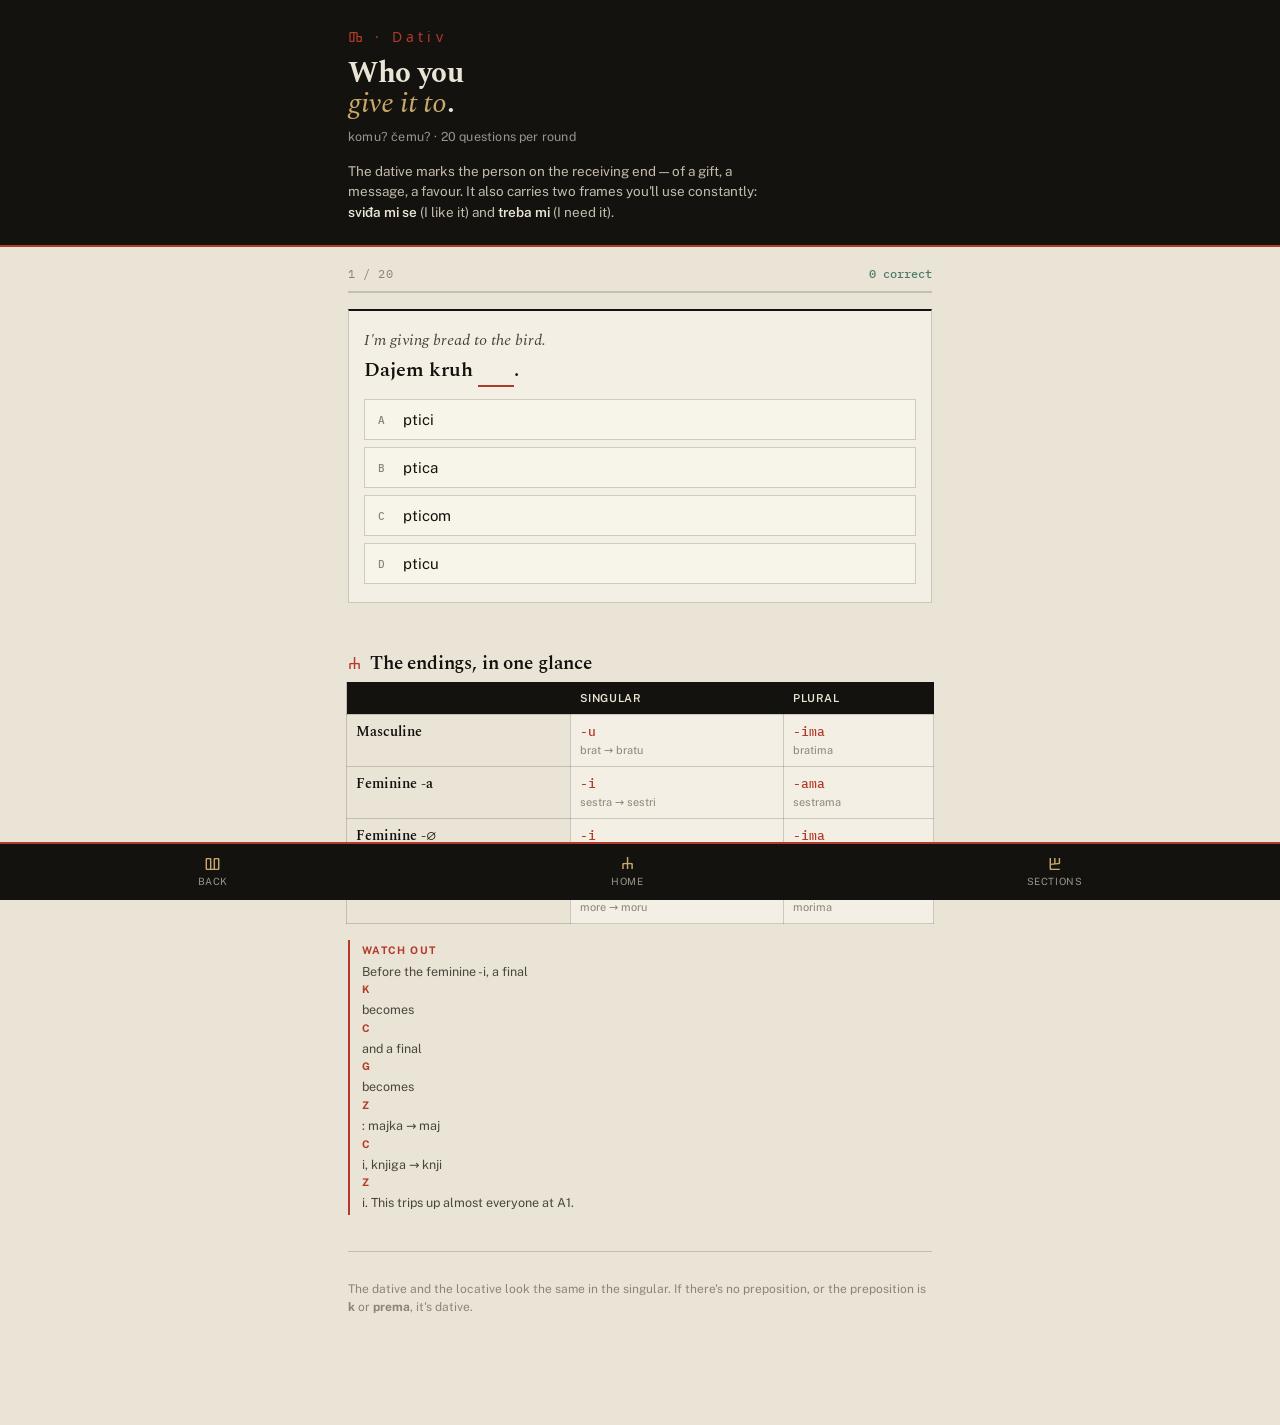
<file: dativ.html>
<!DOCTYPE html>
<html lang="en">
<head>
<meta charset="UTF-8">
<meta name="viewport" content="width=device-width, initial-scale=1.0">
<title>Dative — Croatian</title>
<link rel="manifest" href="manifest.json">
<meta name="theme-color" content="#14120E">
<link rel="apple-touch-icon" href="icon-192.png">
<meta name="apple-mobile-web-app-capable" content="yes">
<meta name="apple-mobile-web-app-status-bar-style" content="black-translucent">
<meta name="apple-mobile-web-app-title" content="Croatian">
<link rel="preconnect" href="https://fonts.googleapis.com">
<link rel="preconnect" href="https://fonts.gstatic.com" crossorigin>
<link href="https://fonts.googleapis.com/css2?family=Spectral:ital,wght@0,400;0,600;0,700;1,400;1,600&family=Public+Sans:wght@400;500;600&family=IBM+Plex+Mono:wght@400;500&family=Noto+Sans+Glagolitic&display=swap" rel="stylesheet">
<link rel="stylesheet" href="theme.css">
</head>
<body>

<div class="pagehead">
  <div class="wrap">
    <div class="glagstrip">Ⰴ · Dativ</div>
    <h1>Who you<br><em>give it to</em>.</h1>
    <p class="sub">komu? čemu? · 20 questions per round</p>
    <p class="lede">The dative marks the person on the receiving end — of a gift, a message, a favour. It also carries two frames you'll use constantly: <b>sviđa mi se</b> (I like it) and <b>treba mi</b> (I need it).</p>
  </div>
</div>
<div class="headrule"></div>

<div class="wrap">
  <div id="quiz"></div>

  <div class="sec">
    <h2><span class="glag">Ⰰ</span>The endings, in one glance</h2>
    <div class="scroll">
      <table>
        <thead><tr><th></th><th>Singular</th><th>Plural</th></tr></thead>
        <tbody>
          <tr><th>Masculine</th><td><span class="end">-u</span><span class="w">brat → bratu</span></td><td><span class="end">-ima</span><span class="w">bratima</span></td></tr>
          <tr><th>Feminine -a</th><td><span class="end">-i</span><span class="w">sestra → sestri</span></td><td><span class="end">-ama</span><span class="w">sestrama</span></td></tr>
          <tr><th>Feminine -∅</th><td><span class="end">-i</span><span class="w">stvar → stvari</span></td><td><span class="end">-ima</span><span class="w">stvarima</span></td></tr>
          <tr><th>Neuter</th><td><span class="end">-u</span><span class="w">more → moru</span></td><td><span class="end">-ima</span><span class="w">morima</span></td></tr>
        </tbody>
      </table>
    </div>
    <div class="tip"><b>Watch out</b>Before the feminine <span class="mono">-i</span>, a final <b>k</b> becomes <b>c</b> and a final <b>g</b> becomes <b>z</b>: majka → maj<b>c</b>i, knjiga → knji<b>z</b>i. This trips up almost everyone at A1.</div>
  </div>

  <footer class="pagefoot">
    <p>The dative and the locative look the same in the singular. If there's no preposition, or the preposition is <b>k</b> or <b>prema</b>, it's dative.</p>
  </footer>
</div>

<script>
window.QUIZ = {
  sections: ["Noun endings", "Palatalisation", "Pronouns", "Adjectives", "Prepositions", "Verbs & phrases"],
  perRound: 20,
  bank: [{"s": 0, "en": "I'm giving the book to Ana.", "hr": ["Dajem knjigu ", "."], "o": ["Ana", "Ani", "Anu", "Anom"], "c": 1, "w": "Feminine noun in <b>-a</b> → <b>-i</b>. Ana → An<b>i</b>."}, {"s": 0, "en": "Tell it to your brother.", "hr": ["Reci to ", "."], "o": ["brat", "brata", "bratu", "bratom"], "c": 2, "w": "Masculine noun → <b>-u</b>. brat → brat<b>u</b>."}, {"s": 0, "en": "I'm writing to my sister.", "hr": ["Pišem ", "."], "o": ["sestra", "sestru", "sestri", "sestrom"], "c": 2, "w": "Feminine noun in <b>-a</b> → <b>-i</b>. sestra → sestr<b>i</b>."}, {"s": 0, "en": "I'm giving food to the cat.", "hr": ["Dajem hranu ", "."], "o": ["mačka", "mačku", "mački", "mačkom"], "c": 2, "w": "Feminine noun in <b>-a</b> → <b>-i</b>. mačka → mačk<b>i</b>."}, {"s": 0, "en": "I'm buying a gift for Mum.", "hr": ["Kupujem poklon ", "."], "o": ["mama", "mamu", "mami", "mamom"], "c": 2, "w": "Feminine noun in <b>-a</b> → <b>-i</b>. mama → mam<b>i</b>."}, {"s": 0, "en": "I'm writing a letter to Dad.", "hr": ["Pišem pismo ", "."], "o": ["tata", "tatu", "tati", "tatom"], "c": 2, "w": "tata is masculine, but because it ends in <b>-a</b> it declines like a feminine noun: tat<b>i</b>."}, {"s": 0, "en": "Say it to the teacher. (m)", "hr": ["Reci to ", "."], "o": ["učitelj", "učitelja", "učitelju", "učiteljem"], "c": 2, "w": "Masculine noun → <b>-u</b>. učitelj → učitelj<b>u</b>."}, {"s": 0, "en": "I'm writing a message to my friend. (m)", "hr": ["Pišem poruku ", "."], "o": ["prijatelj", "prijatelja", "prijatelju", "prijateljem"], "c": 2, "w": "Masculine noun → <b>-u</b>. prijatelj → prijatelj<b>u</b>."}, {"s": 0, "en": "I'm giving juice to the boy.", "hr": ["Dajem sok ", "."], "o": ["dječak", "dječaka", "dječaku", "dječakom"], "c": 2, "w": "Masculine noun → <b>-u</b>. dječak → dječak<b>u</b>."}, {"s": 0, "en": "I'm telling a story to the little girl.", "hr": ["Pričam priču ", "."], "o": ["djevojčica", "djevojčicu", "djevojčici", "djevojčicom"], "c": 2, "w": "Feminine noun in <b>-a</b> → <b>-i</b>. djevojčica → djevojčic<b>i</b>."}, {"s": 0, "en": "I'm giving a flower to Grandma.", "hr": ["Dajem cvijet ", "."], "o": ["baka", "baku", "baki", "bakom"], "c": 2, "w": "Feminine noun in <b>-a</b> → <b>-i</b>. baka → bak<b>i</b>."}, {"s": 0, "en": "I'm buying a coffee for Grandpa.", "hr": ["Kupujem kavu ", "."], "o": ["djed", "djeda", "djedu", "djedom"], "c": 2, "w": "Masculine noun → <b>-u</b>. djed → djed<b>u</b>."}, {"s": 0, "en": "I'm writing an email to the teacher. (f)", "hr": ["Pišem e-mail ", "."], "o": ["učiteljica", "učiteljicu", "učiteljici", "učiteljicom"], "c": 2, "w": "Feminine noun in <b>-a</b> → <b>-i</b>. učiteljica → učiteljic<b>i</b>."}, {"s": 0, "en": "I'm giving the key to the neighbor. (m)", "hr": ["Dajem ključ ", "."], "o": ["susjed", "susjeda", "susjedu", "susjedom"], "c": 2, "w": "Masculine noun → <b>-u</b>. susjed → susjed<b>u</b>."}, {"s": 0, "en": "I'm helping the neighbor. (f)", "hr": ["Pomažem ", "."], "o": ["susjeda", "susjedu", "susjedi", "susjedom"], "c": 2, "w": "Feminine noun in <b>-a</b> → <b>-i</b>. susjeda → susjed<b>i</b>."}, {"s": 0, "en": "I'm sending a message to Ivan.", "hr": ["Šaljem poruku ", "."], "o": ["Ivan", "Ivana", "Ivanu", "Ivanom"], "c": 2, "w": "Masculine noun → <b>-u</b>. Ivan → Ivan<b>u</b>."}, {"s": 0, "en": "I'm giving the book to Marko.", "hr": ["Dajem knjigu ", "."], "o": ["Marko", "Marka", "Marku", "Markom"], "c": 2, "w": "Marko is masculine: Mark<b>u</b>."}, {"s": 0, "en": "I'm writing to Maja.", "hr": ["Pišem ", "."], "o": ["Maja", "Maju", "Maji", "Majom"], "c": 2, "w": "Feminine noun in <b>-a</b> → <b>-i</b>. Maja → Maj<b>i</b>."}, {"s": 0, "en": "We're going toward the sea.", "hr": ["Idemo prema ", "."], "o": ["more", "mora", "moru", "morem"], "c": 2, "w": "Neuter noun <b>-o/-e</b> → <b>-u</b>. more → mor<b>u</b>."}, {"s": 0, "en": "I'm giving a toy to the child.", "hr": ["Dajem igračku ", "."], "o": ["dijete", "djeteta", "djetetu", "djetetom"], "c": 2, "w": "dijete is irregular; its dative is <b>djetetu</b>. Learn it as it is."}, {"s": 0, "en": "I'm giving a toy to the children.", "hr": ["Dajem igračku ", "."], "o": ["djeca", "djecu", "djeci", "djecom"], "c": 2, "w": "djeca (children) declines like a feminine singular: djec<b>i</b>."}, {"s": 0, "en": "I'm telling this to my friends.", "hr": ["Govorim ovo ", "."], "o": ["prijatelji", "prijatelje", "prijateljima", "prijatelja"], "c": 2, "w": "Masculine plural dative → <b>-ima</b>. prijatelj<b>ima</b>."}, {"s": 0, "en": "I'm writing a letter to my parents.", "hr": ["Pišem pismo ", "."], "o": ["roditelji", "roditelje", "roditeljima", "roditelja"], "c": 2, "w": "Masculine plural dative → <b>-ima</b>. roditelj<b>ima</b>."}, {"s": 0, "en": "Help the women.", "hr": ["Pomozi ", "."], "o": ["žene", "žena", "ženama", "ženom"], "c": 2, "w": "Feminine plural dative → <b>-ama</b>. žen<b>ama</b>."}, {"s": 0, "en": "I'm explaining it to the students.", "hr": ["Objašnjavam to ", "."], "o": ["studenti", "studente", "studentima", "studenata"], "c": 2, "w": "Masculine plural dative → <b>-ima</b>. student<b>ima</b>."}, {"s": 0, "en": "I'm giving money to the waiter.", "hr": ["Dajem novac ", "."], "o": ["konobar", "konobara", "konobaru", "konobarom"], "c": 2, "w": "Masculine noun → <b>-u</b>. konobar → konobar<b>u</b>."}, {"s": 0, "en": "I'm telling the truth to my friend. (f)", "hr": ["Kažem istinu ", "."], "o": ["prijateljica", "prijateljicu", "prijateljici", "prijateljicom"], "c": 2, "w": "Feminine noun in <b>-a</b> → <b>-i</b>. prijateljic<b>i</b>."}, {"s": 0, "en": "I'm writing a letter to the woman.", "hr": ["Pišem pismo ", "."], "o": ["žena", "ženu", "ženi", "ženom"], "c": 2, "w": "Feminine noun in <b>-a</b> → <b>-i</b>. žena → žen<b>i</b>."}, {"s": 0, "en": "I'm giving bread to the bird.", "hr": ["Dajem kruh ", "."], "o": ["ptica", "pticu", "ptici", "pticom"], "c": 2, "w": "Feminine noun in <b>-a</b> → <b>-i</b>. ptica → ptic<b>i</b>."}, {"s": 0, "en": "I'm returning the book to the student.", "hr": ["Vraćam knjigu ", "."], "o": ["student", "studenta", "studentu", "studentom"], "c": 2, "w": "Masculine noun → <b>-u</b>. student → student<b>u</b>."}, {"s": 0, "en": "I'm giving an apple to my son.", "hr": ["Dajem jabuku ", "."], "o": ["sin", "sina", "sinu", "sinom"], "c": 2, "w": "Masculine noun → <b>-u</b>. sin → sin<b>u</b>."}, {"s": 0, "en": "I'm buying ice cream for my grandson.", "hr": ["Kupujem sladoled ", "."], "o": ["unuk", "unuka", "unuku", "unukom"], "c": 2, "w": "Masculine noun → <b>-u</b>. unuk → unuk<b>u</b>."}, {"s": 0, "en": "I'm writing to my sisters.", "hr": ["Pišem ", "."], "o": ["sestre", "sestara", "sestrama", "sestrom"], "c": 2, "w": "Feminine plural dative → <b>-ama</b>. sestr<b>ama</b>."}, {"s": 0, "en": "I'm giving water to the guest.", "hr": ["Dajem vodu ", "."], "o": ["gost", "gosta", "gostu", "gostom"], "c": 2, "w": "Masculine noun → <b>-u</b>. gost → gost<b>u</b>."}, {"s": 0, "en": "Say it to the doctor.", "hr": ["Reci to ", "."], "o": ["doktor", "doktora", "doktoru", "doktorom"], "c": 2, "w": "Masculine noun → <b>-u</b>. doktor → doktor<b>u</b>."}, {"s": 1, "en": "Give it to Mum.", "hr": ["Daj to ", "."], "o": ["majka", "majki", "majci", "majku"], "c": 2, "w": "<b>k → c</b>: before the <b>-i</b> ending, k turns into c. majka → maj<b>c</b>i."}, {"s": 1, "en": "Thanks to the book I learned a lot.", "hr": ["Zahvaljujući ", "naučio sam puno."], "o": ["knjiga", "knjigi", "knjizi", "knjigu"], "c": 2, "w": "<b>g → z</b>: knjiga → knji<b>z</b>i."}, {"s": 1, "en": "What is the dative of ruka (hand)?", "hr": ["ruka → ", "?"], "o": ["ruka", "ruki", "ruci", "ruku"], "c": 2, "w": "<b>k → c</b>: before the <b>-i</b> ending, k turns into c. ruka → ru<b>c</b>i."}, {"s": 1, "en": "I'm walking toward the bank.", "hr": ["Idem prema ", "."], "o": ["banka", "banki", "banci", "banku"], "c": 2, "w": "<b>k → c</b>: before the <b>-i</b> ending, k turns into c. banka → ban<b>c</b>i."}, {"s": 1, "en": "Say it to the girl.", "hr": ["Reci to ", "."], "o": ["djevojka", "djevojki", "djevojci", "djevojku"], "c": 2, "w": "<b>k → c</b>: before the <b>-i</b> ending, k turns into c. djevojka → djevoj<b>c</b>i."}, {"s": 1, "en": "They are travelling to America.", "hr": ["Putuju prema ", "."], "o": ["Amerika", "Ameriki", "Americi", "Amerikom"], "c": 2, "w": "<b>k → c</b>: before the <b>-i</b> ending, k turns into c. Amerika → Ameri<b>c</b>i."}, {"s": 1, "en": "What is the dative of noga (leg)?", "hr": ["noga → ", "?"], "o": ["noga", "nogi", "nozi", "nogom"], "c": 2, "w": "<b>g → z</b>: noga → no<b>z</b>i."}, {"s": 1, "en": "I'm looking at the picture. (dative form?)", "hr": ["slika → ", "?"], "o": ["slika", "sliki", "slici", "sliku"], "c": 2, "w": "<b>k → c</b>: before the <b>-i</b> ending, k turns into c. slika → sli<b>c</b>i."}, {"s": 1, "en": "I'm giving a book to my granddaughter.", "hr": ["Dajem knjigu ", "."], "o": ["unuka", "unuki", "unuci", "unukom"], "c": 2, "w": "<b>k → c</b>: before the <b>-i</b> ending, k turns into c. unuka → unu<b>c</b>i."}, {"s": 1, "en": "We're travelling toward Rijeka.", "hr": ["Putujemo prema ", "."], "o": ["Rijeka", "Rijeki", "Rijeci", "Rijekom"], "c": 2, "w": "<b>k → c</b>: before the <b>-i</b> ending, k turns into c. Rijeka → Rije<b>c</b>i."}, {"s": 2, "en": "I like it.", "hr": ["Sviđa ", "se."], "o": ["me", "mi", "mene", "moj"], "c": 1, "w": "<b>mi</b> = to me. Set phrase: sviđa mi se."}, {"s": 2, "en": "Nice to meet you.", "hr": ["Drago ", "je."], "o": ["me", "mi", "mene", "moje"], "c": 1, "w": "Set phrase: <b>Drago mi je.</b>"}, {"s": 2, "en": "Thank you. (formal)", "hr": ["Hvala ", "."], "o": ["vas", "vam", "vi", "vaš"], "c": 1, "w": "Formal or plural: Hvala <b>vam</b>."}, {"s": 2, "en": "Thanks. (to a friend)", "hr": ["Hvala ", "."], "o": ["te", "ti", "tebe", "tvoj"], "c": 1, "w": "Informal: Hvala <b>ti</b>."}, {"s": 2, "en": "I'm sorry.", "hr": ["Žao ", "je."], "o": ["me", "mi", "mene", "moje"], "c": 1, "w": "Set phrase: <b>Žao mi je.</b>"}, {"s": 2, "en": "I'm cold.", "hr": ["Hladno ", "je."], "o": ["me", "mi", "sam", "se"], "c": 1, "w": "How-you-feel phrases use the dative: <b>Hladno mi je.</b>"}, {"s": 2, "en": "I'm hot.", "hr": ["Vruće ", "je."], "o": ["me", "mi", "sam", "se"], "c": 1, "w": "<b>Vruće mi je.</b>"}, {"s": 2, "en": "I'm bored.", "hr": ["Dosadno ", "je."], "o": ["me", "mi", "sam", "se"], "c": 1, "w": "<b>Dosadno mi je.</b>"}, {"s": 2, "en": "I miss you.", "hr": ["Nedostaješ ", "."], "o": ["me", "mi", "mene", "te"], "c": 1, "w": "Croatian says \"you are missing to me\": Nedostaješ <b>mi</b>."}, {"s": 2, "en": "Give me the book.", "hr": ["Daj ", "knjigu."], "o": ["me", "mi", "mene", "moju"], "c": 1, "w": "Recipient in the dative: Daj <b>mi</b>."}, {"s": 2, "en": "Tell me the truth.", "hr": ["Reci ", "istinu."], "o": ["me", "mi", "mene", "moju"], "c": 1, "w": "Reci <b>mi</b> istinu."}, {"s": 2, "en": "Help him.", "hr": ["Pomozi ", "."], "o": ["ga", "mu", "njega", "njegov"], "c": 1, "w": "<b>pomoći</b> takes the dative: Pomozi <b>mu</b>."}, {"s": 2, "en": "Tell her.", "hr": ["Reci ", "."], "o": ["ju", "joj", "nju", "je"], "c": 1, "w": "<b>joj</b> = to her."}, {"s": 2, "en": "Give her the keys.", "hr": ["Daj ", "ključeve."], "o": ["ju", "joj", "nju", "je"], "c": 1, "w": "Daj <b>joj</b> ključeve."}, {"s": 2, "en": "I'll tell him tomorrow.", "hr": ["Reći ću ", "sutra."], "o": ["ga", "mu", "njega", "on"], "c": 1, "w": "<b>mu</b> = to him."}, {"s": 2, "en": "Show us the photos.", "hr": ["Pokaži ", "fotografije."], "o": ["nas", "nam", "mi", "naše"], "c": 1, "w": "<b>nam</b> = to us."}, {"s": 2, "en": "I'll send it to them.", "hr": ["Poslat ću ", "to."], "o": ["ih", "im", "oni", "njih"], "c": 1, "w": "<b>im</b> = to them."}, {"s": 2, "en": "Let me know.", "hr": ["Javi ", "."], "o": ["me", "mi", "mene", "moj"], "c": 1, "w": "Javi <b>mi</b> = let me know."}, {"s": 2, "en": "I like it, he doesn't.", "hr": ["", "se sviđa, njemu ne."], "o": ["Mi", "Meni", "Mene", "Ja"], "c": 1, "w": "Sentence-initial, so the long form: <b>Meni</b>."}, {"s": 2, "en": "How are you?", "hr": ["Kako ", "je?"], "o": ["te", "ti", "tebe", "tvoj"], "c": 1, "w": "<b>Kako ti je?</b> = How are you?"}, {"s": 2, "en": "“I like that song.” — which word order is correct?", "hr": [], "o": ["Mi se sviđa ta pjesma.", "Sviđa mi se ta pjesma.", "Sviđa se mi ta pjesma.", "Se mi sviđa ta pjesma."], "c": 1, "w": "Correct order: <b>sviđa mi se</b> — mi always comes before se."}, {"s": 2, "en": "I need water.", "hr": ["Treba ", "voda."], "o": ["me", "mi", "mene", "moja"], "c": 1, "w": "<b>Treba mi</b> = I need."}, {"s": 2, "en": "I bought you a coffee.", "hr": ["Kupio sam ", "kavu."], "o": ["te", "ti", "tebe", "tvoju"], "c": 1, "w": "Kupio sam <b>ti</b> kavu."}, {"s": 2, "en": "Do you like it?", "hr": ["Sviđa ", "se?"], "o": ["te", "ti", "tebe", "tvoj"], "c": 1, "w": "Sviđa <b>ti</b> se? = Do you like it?"}, {"s": 2, "en": "He is doing well.", "hr": ["Dobro ", "je."], "o": ["ga", "mu", "njega", "njegov"], "c": 1, "w": "Dobro <b>mu</b> je. = He is doing well."}, {"s": 4, "en": "I'm going to school.", "hr": [], "o": ["Idem školi.", "Idem u školu.", "Idem u školi.", "Idem k školi."], "c": 1, "w": "Motion to a place = <b>u + accusative</b>. English \"to\" here is not the dative."}, {"s": 4, "en": "I'm going to work.", "hr": [], "o": ["Idem poslu.", "Idem na posao.", "Idem na poslu.", "Idem k posao."], "c": 1, "w": "Motion → accusative: <b>na posao</b>."}, {"s": 4, "en": "I'm going to the doctor.", "hr": [], "o": ["Idem u liječnika.", "Idem liječnika.", "Idem k liječniku.", "Idem na liječnik."], "c": 2, "w": "Toward a person = <b>k + dative</b>: k liječnik<b>u</b>."}, {"s": 4, "en": "toward the centre", "hr": ["prema ", "…"], "o": ["centar", "centru", "centra", "centrom"], "c": 1, "w": "<b>prema</b> always takes the dative: centr<b>u</b>."}, {"s": 4, "en": "We are at school.", "hr": ["Mi smo ", "."], "o": ["u školu", "u školi", "školi", "na škola"], "c": 1, "w": "Standing still → <b>u + locative</b>: u škol<b>i</b>. (The form is identical to the dative.)"}, {"s": 4, "en": "I'm going into town.", "hr": [], "o": ["Idem gradu.", "Idem u grad.", "Idem u gradu.", "Idem k gradu."], "c": 1, "w": "Going inside = <b>u + accusative</b>: u grad."}, {"s": 4, "en": "I'm going to Grandma's place.", "hr": [], "o": ["Idem baki.", "Idem k baki.", "Idem kod bake.", "Idem na baku."], "c": 2, "w": "Going to someone's <u>place</u> = <b>kod + genitive</b>: kod bak<b>e</b>."}, {"s": 4, "en": "I'm going home.", "hr": [], "o": ["Idem kuća.", "Idem kuću.", "Idem kući.", "Idem u kuća."], "c": 2, "w": "<b>Idem kući</b> = I am going home. A fixed phrase — just learn it."}, {"s": 4, "en": "I'm going toward the station.", "hr": ["Idem prema ", "."], "o": ["kolodvor", "kolodvora", "kolodvoru", "kolodvorom"], "c": 2, "w": "prema → dative: kolodvor<b>u</b>."}, {"s": 4, "en": "I'm going to the shop.", "hr": [], "o": ["Idem trgovini.", "Idem u trgovinu.", "Idem u trgovini.", "Idem k trgovinu."], "c": 1, "w": "Motion → accusative: <b>u trgovinu</b>."}, {"s": 4, "en": "I'm coming to you.", "hr": ["Dolazim k ", "."], "o": ["tebe", "tebi", "ti", "te"], "c": 1, "w": "After the preposition <b>k</b>, the long dative: k <b>tebi</b>."}, {"s": 4, "en": "I'm going to the market.", "hr": [], "o": ["Idem tržnici.", "Idem na tržnicu.", "Idem na tržnici.", "Idem k tržnicu."], "c": 1, "w": "Motion → accusative: <b>na tržnicu</b>."}, {"s": 4, "en": "We're walking toward the beach.", "hr": ["Šećemo prema ", "."], "o": ["plaža", "plažu", "plaži", "plažom"], "c": 2, "w": "prema → dative: plaž<b>i</b>."}, {"s": 4, "en": "I'm going to a restaurant.", "hr": [], "o": ["Idem restoranu.", "Idem u restoran.", "Idem u restoranu.", "Idem k restoran."], "c": 1, "w": "Motion → accusative: <b>u restoran</b>."}, {"s": 4, "en": "toward the hotel", "hr": ["prema ", "…"], "o": ["hotel", "hotelu", "hotela", "hotelom"], "c": 1, "w": "prema → dative: hotel<b>u</b>."}, {"s": 5, "en": "I need money.", "hr": [], "o": ["Trebam mi novac.", "Treba mi novac.", "Treba me novac.", "Treba mi novca."], "c": 1, "w": "<b>Treba mi</b> + nominative — literally \"it is needed to me\"."}, {"s": 5, "en": "I need a pen.", "hr": [], "o": ["Trebam mi olovka.", "Treba mi olovka.", "Treba me olovka.", "Treba mi olovku."], "c": 1, "w": "<b>Treba mi olovka.</b>"}, {"s": 5, "en": "My head hurts.", "hr": [], "o": ["Boli mi glava.", "Boli me glava.", "Boli me glavu.", "Boli mi glavu."], "c": 1, "w": "<b>Careful:</b> boljeti takes the <b>accusative</b>, not the dative: Boli <b>me</b> glava."}, {"s": 5, "en": "I like this song.", "hr": ["Sviđa ", "se ova pjesma."], "o": ["me", "mi", "mene", "moja"], "c": 1, "w": "<b>sviđati se</b> takes the dative: sviđa <b>mi</b> se."}, {"s": 5, "en": "I miss my family.", "hr": ["Nedostaje ", "obitelj."], "o": ["me", "mi", "mene", "moja"], "c": 1, "w": "<b>nedostajati</b> takes the dative: Nedostaje <b>mi</b> obitelj."}, {"s": 5, "en": "Happy birthday! (I congratulate you)", "hr": ["Čestitam ", "rođendan!"], "o": ["te", "ti", "tebe", "tvoj"], "c": 1, "w": "<b>čestitati</b> takes the dative: Čestitam <b>ti</b>."}, {"s": 5, "en": "I don't believe you.", "hr": ["Ne vjerujem ", "."], "o": ["tebe", "tebi", "te", "tvoje"], "c": 1, "w": "<b>vjerovati</b> takes the dative: <b>tebi</b>."}, {"s": 5, "en": "Help me, please.", "hr": ["Pomozi ", ", molim te."], "o": ["me", "mi", "mene", "moj"], "c": 1, "w": "<b>pomoći</b> takes the dative: Pomozi <b>mi</b>."}, {"s": 5, "en": "Give me some water.", "hr": ["Daj ", "vode."], "o": ["me", "mi", "mene", "moje"], "c": 1, "w": "Daj <b>mi</b> vode."}, {"s": 5, "en": "Thanks for the help.", "hr": ["Hvala ", "na pomoći."], "o": ["te", "ti", "tebe", "tvoj"], "c": 1, "w": "Hvala <b>ti</b> na pomoći."}, {"s": 5, "en": "That doesn't bother me.", "hr": ["To ", "ne smeta."], "o": ["me", "mi", "mene", "moje"], "c": 1, "w": "<b>smetati</b> takes the dative: ne smeta <b>mi</b>."}, {"s": 5, "en": "I bought my sister a gift.", "hr": ["Kupio sam ", "poklon."], "o": ["sestra", "sestru", "sestri", "sestrom"], "c": 2, "w": "Buying something for someone takes the dative: sestr<b>i</b>."}, {"s": 5, "en": "I returned the book to my friend. (m)", "hr": ["Vratio sam knjigu ", "."], "o": ["prijatelj", "prijatelja", "prijatelju", "prijateljem"], "c": 2, "w": "<b>vratiti</b> puts the recipient in the dative: prijatelj<b>u</b>."}, {"s": 5, "en": "I sent a message to Mum.", "hr": ["Poslao sam poruku ", "."], "o": ["mama", "mamu", "mami", "mamom"], "c": 2, "w": "<b>poslati</b> puts the recipient in the dative: mam<b>i</b>."}, {"s": 5, "en": "This doesn't suit me.", "hr": ["Ovo ", "ne odgovara."], "o": ["me", "mi", "mene", "moje"], "c": 1, "w": "<b>odgovarati</b> takes the dative: ne odgovara <b>mi</b>."}]
};
</script>
<script src="quiz.js"></script>
<script src="nav.js"></script>
</body>
</html>
</file>
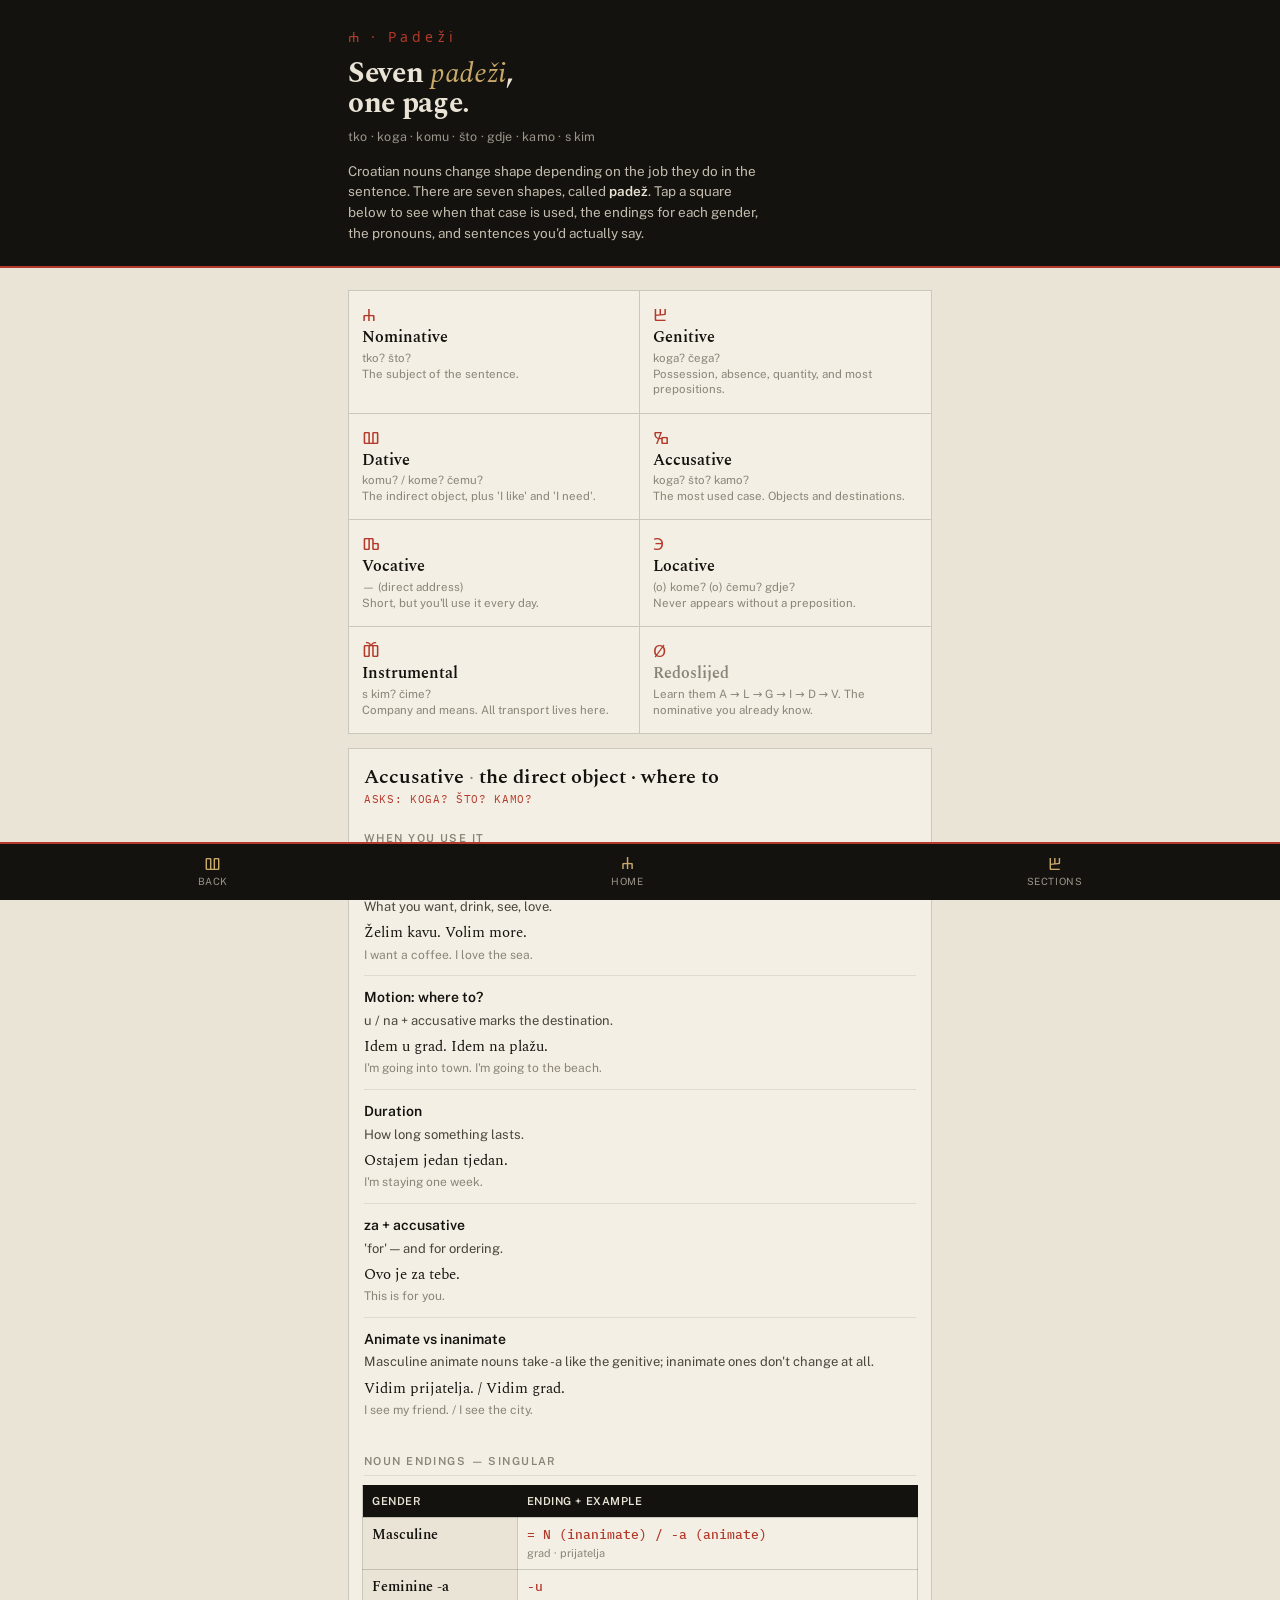
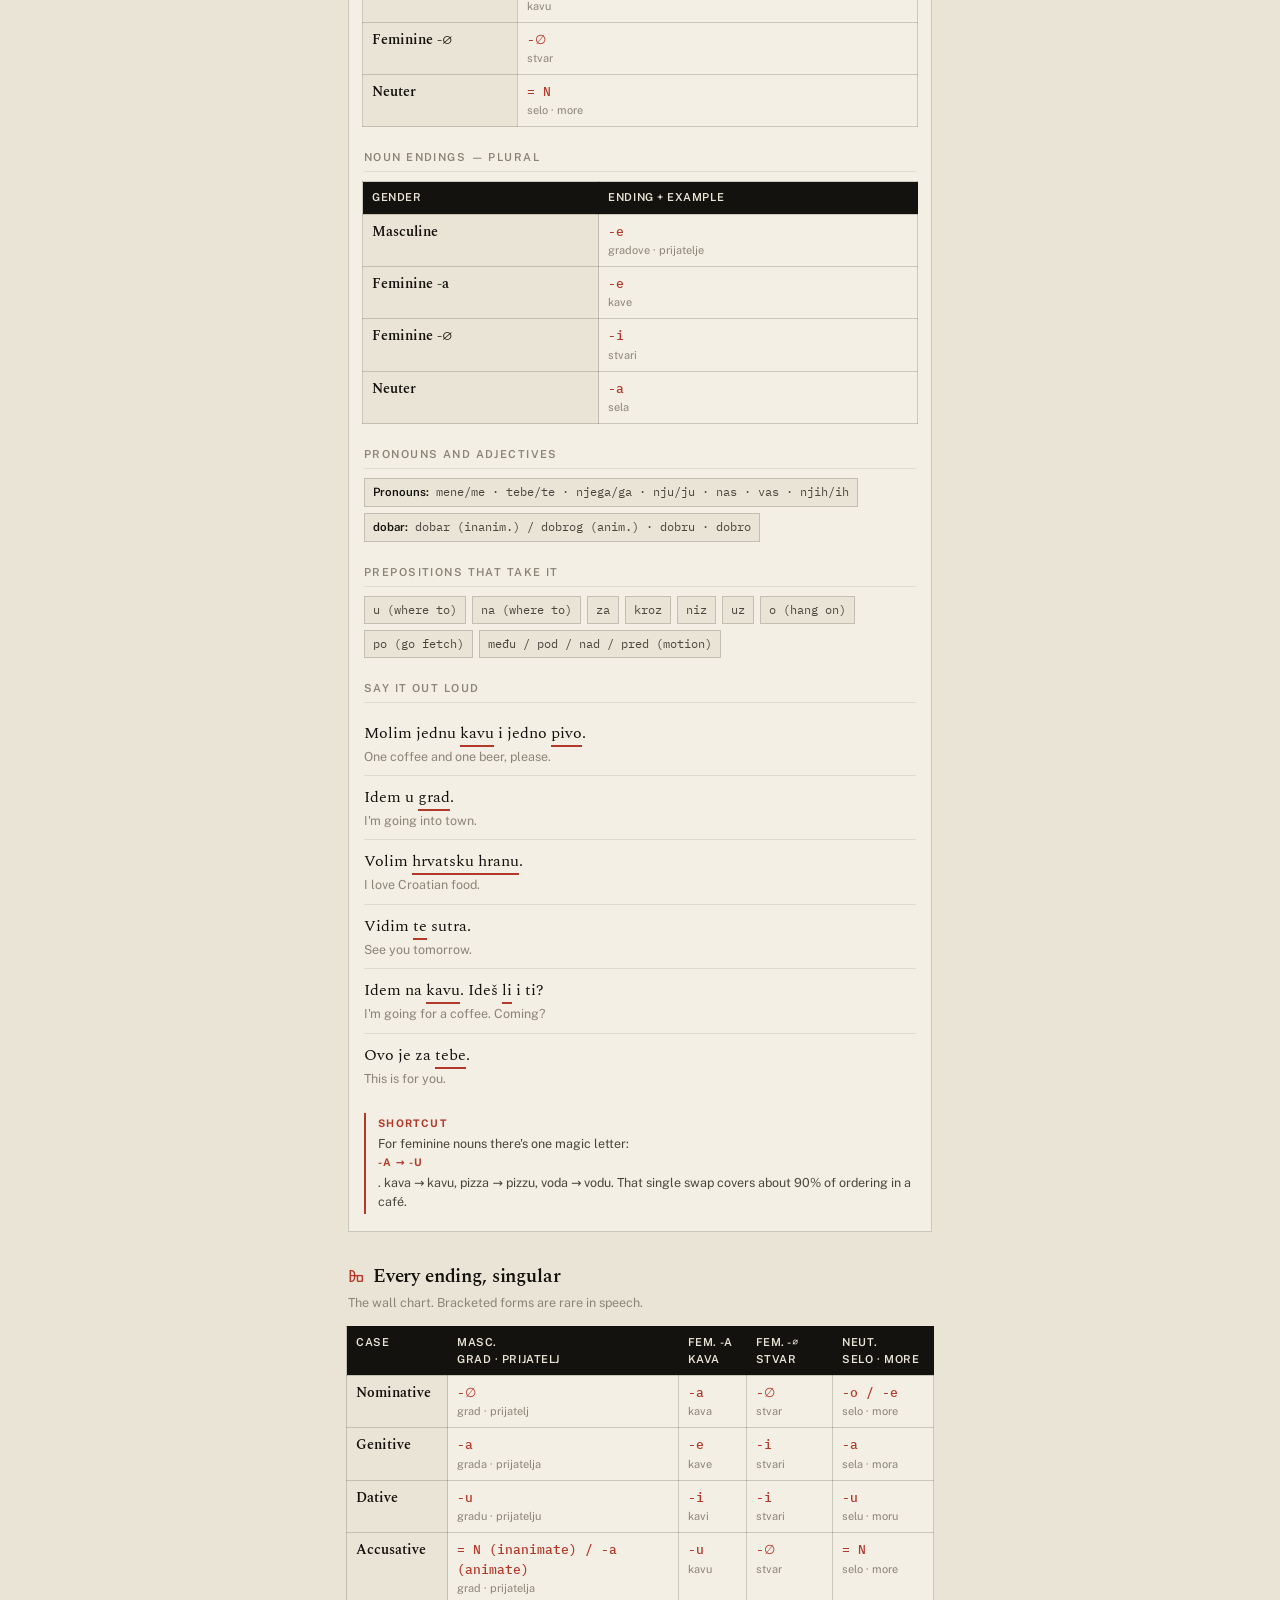
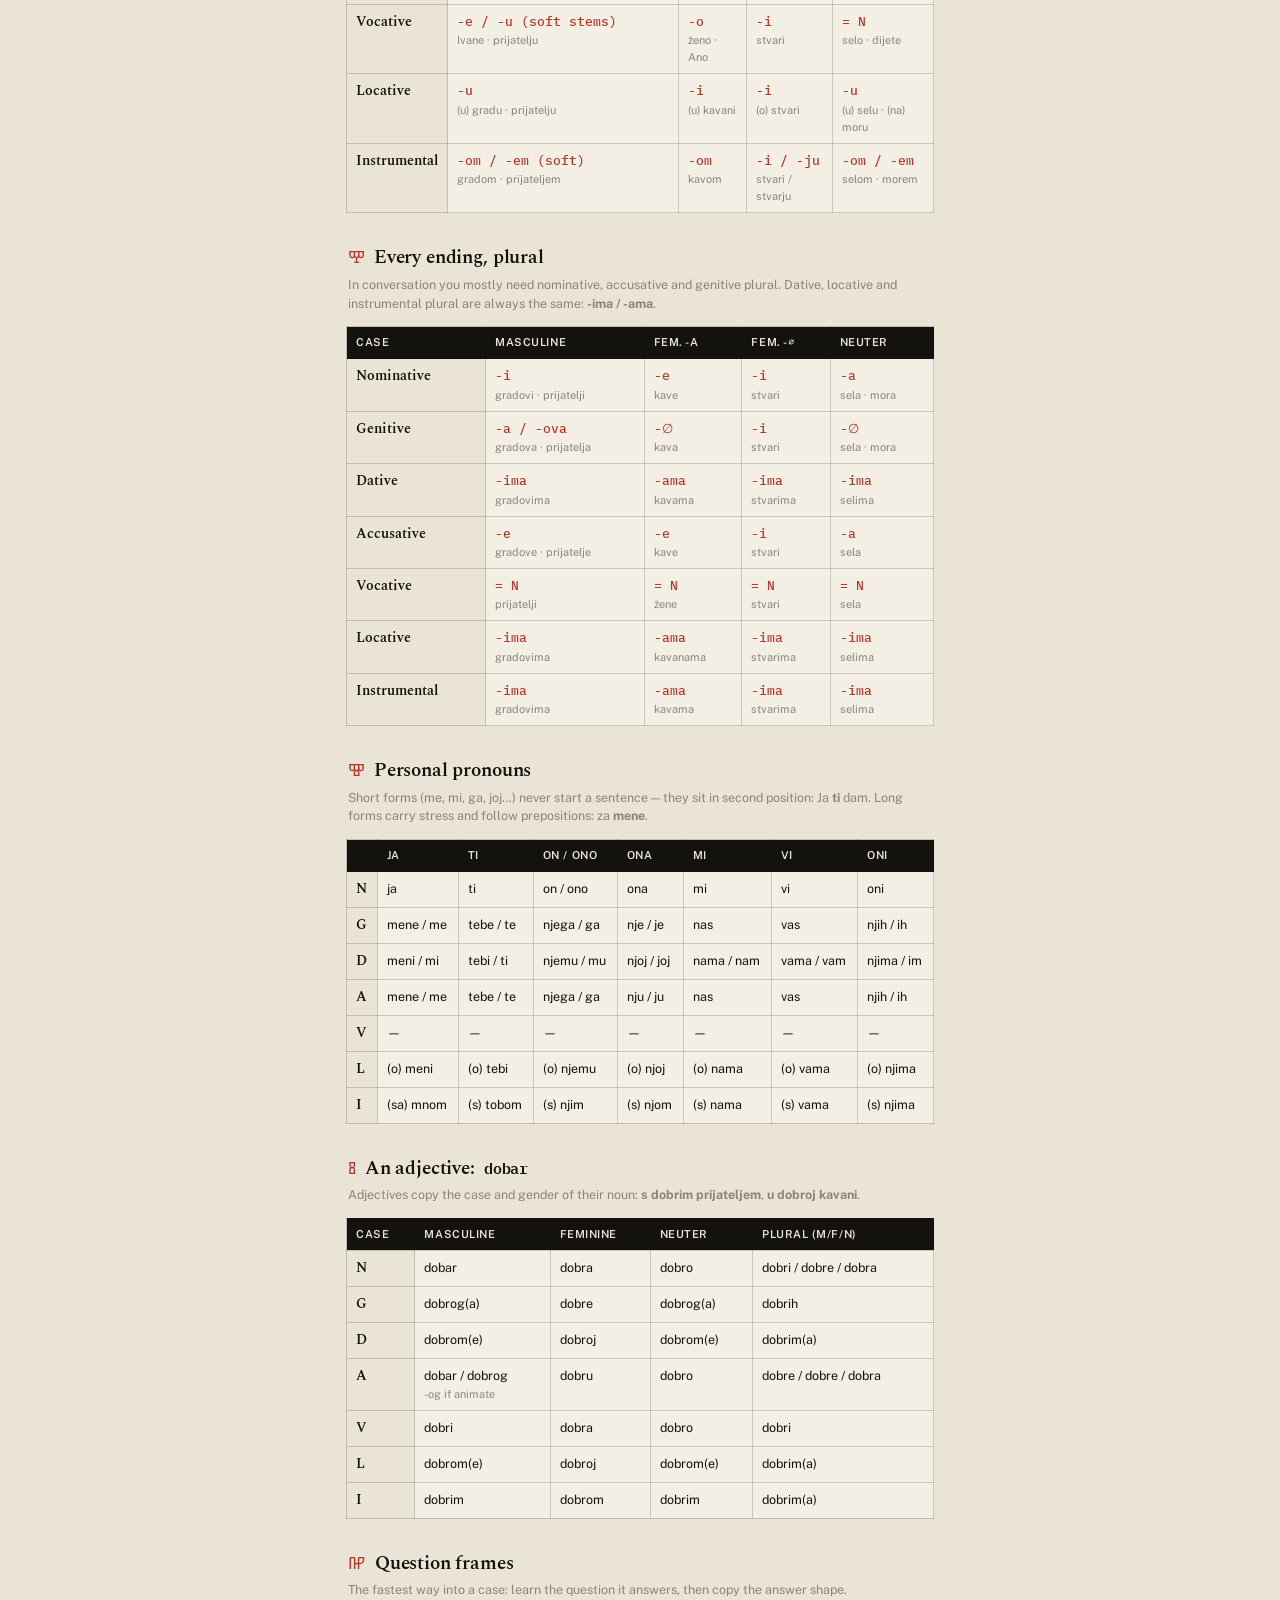
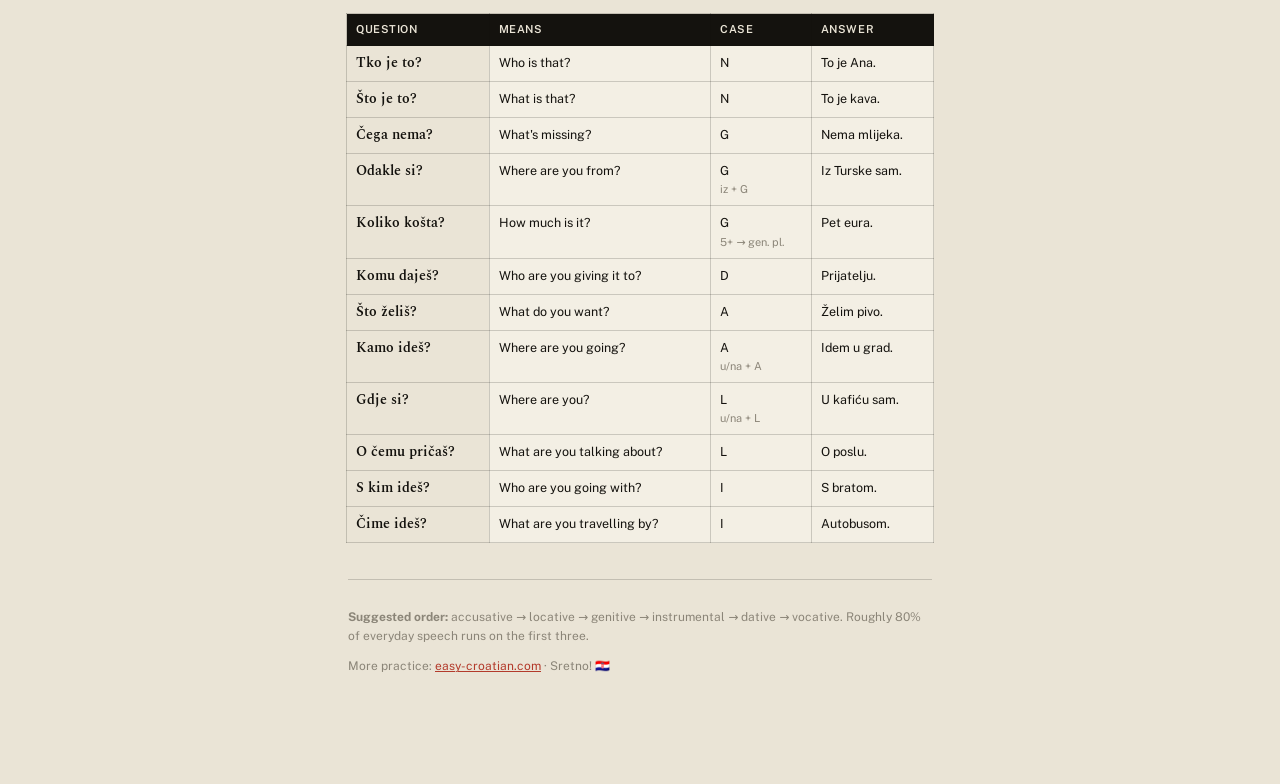
<file: genel.html>
<!DOCTYPE html>
<html lang="en">
<head>
<meta charset="UTF-8">
<meta name="viewport" content="width=device-width, initial-scale=1.0">
<title>The seven cases — Croatian</title>
<link rel="manifest" href="manifest.json">
<meta name="theme-color" content="#14120E">
<link rel="apple-touch-icon" href="icon-192.png">
<meta name="apple-mobile-web-app-capable" content="yes">
<meta name="apple-mobile-web-app-status-bar-style" content="black-translucent">
<meta name="apple-mobile-web-app-title" content="Croatian">
<link rel="preconnect" href="https://fonts.googleapis.com">
<link rel="preconnect" href="https://fonts.gstatic.com" crossorigin>
<link href="https://fonts.googleapis.com/css2?family=Spectral:ital,wght@0,400;0,600;0,700;1,400;1,600&family=Public+Sans:wght@400;500;600&family=IBM+Plex+Mono:wght@400;500&family=Noto+Sans+Glagolitic&display=swap" rel="stylesheet">
<link rel="stylesheet" href="theme.css">
</head>
<body>

<div class="pagehead">
  <div class="wrap">
    <div class="glagstrip">Ⰰ · Padeži</div>
    <h1>Seven <em>padeži</em>,<br>one page.</h1>
    <p class="sub">tko · koga · komu · što · gdje · kamo · s kim</p>
    <p class="lede">Croatian nouns change shape depending on the job they do in the sentence. There are seven shapes, called <b>padež</b>. Tap a square below to see when that case is used, the endings for each gender, the pronouns, and sentences you'd actually say.</p>
  </div>
</div>
<div class="headrule"></div>

<div class="wrap">

  <div class="grid" id="board"></div>
  <div id="panel"></div>

  <div class="sec">
    <h2><span class="glag">Ⰸ</span>Every ending, singular</h2>
    <p class="note">The wall chart. Bracketed forms are rare in speech.</p>
    <div class="scroll">
      <table>
        <thead><tr><th>Case</th><th>Masc.<br>grad · prijatelj</th><th>Fem. -a<br>kava</th><th>Fem. -∅<br>stvar</th><th>Neut.<br>selo · more</th></tr></thead>
        <tbody id="master"></tbody>
      </table>
    </div>
  </div>

  <div class="sec">
    <h2><span class="glag">Ⰹ</span>Every ending, plural</h2>
    <p class="note">In conversation you mostly need nominative, accusative and genitive plural. Dative, locative and instrumental plural are always the same: <b>-ima / -ama</b>.</p>
    <div class="scroll">
      <table>
        <thead><tr><th>Case</th><th>Masculine</th><th>Fem. -a</th><th>Fem. -∅</th><th>Neuter</th></tr></thead>
        <tbody id="masterpl"></tbody>
      </table>
    </div>
  </div>

  <div class="sec">
    <h2><span class="glag">Ⰺ</span>Personal pronouns</h2>
    <p class="note">Short forms (me, mi, ga, joj…) never start a sentence — they sit in second position: <span class="mono">Ja <b>ti</b> dam.</span> Long forms carry stress and follow prepositions: <span class="mono">za <b>mene</b></span>.</p>
    <div class="scroll">
      <table>
        <thead><tr><th></th><th>ja</th><th>ti</th><th>on / ono</th><th>ona</th><th>mi</th><th>vi</th><th>oni</th></tr></thead>
        <tbody>
          <tr><th>N</th><td>ja</td><td>ti</td><td>on / ono</td><td>ona</td><td>mi</td><td>vi</td><td>oni</td></tr>
          <tr><th>G</th><td>mene / me</td><td>tebe / te</td><td>njega / ga</td><td>nje / je</td><td>nas</td><td>vas</td><td>njih / ih</td></tr>
          <tr><th>D</th><td>meni / mi</td><td>tebi / ti</td><td>njemu / mu</td><td>njoj / joj</td><td>nama / nam</td><td>vama / vam</td><td>njima / im</td></tr>
          <tr><th>A</th><td>mene / me</td><td>tebe / te</td><td>njega / ga</td><td>nju / ju</td><td>nas</td><td>vas</td><td>njih / ih</td></tr>
          <tr><th>V</th><td>—</td><td>—</td><td>—</td><td>—</td><td>—</td><td>—</td><td>—</td></tr>
          <tr><th>L</th><td>(o) meni</td><td>(o) tebi</td><td>(o) njemu</td><td>(o) njoj</td><td>(o) nama</td><td>(o) vama</td><td>(o) njima</td></tr>
          <tr><th>I</th><td>(sa) mnom</td><td>(s) tobom</td><td>(s) njim</td><td>(s) njom</td><td>(s) nama</td><td>(s) vama</td><td>(s) njima</td></tr>
        </tbody>
      </table>
    </div>
  </div>

  <div class="sec">
    <h2><span class="glag">Ⰻ</span>An adjective: <span style="font-family:var(--mono);font-size:15px">dobar</span></h2>
    <p class="note">Adjectives copy the case and gender of their noun: <b>s dobrim prijateljem</b>, <b>u dobroj kavani</b>.</p>
    <div class="scroll">
      <table>
        <thead><tr><th>Case</th><th>Masculine</th><th>Feminine</th><th>Neuter</th><th>Plural (m/f/n)</th></tr></thead>
        <tbody>
          <tr><th>N</th><td>dobar</td><td>dobra</td><td>dobro</td><td>dobri / dobre / dobra</td></tr>
          <tr><th>G</th><td>dobrog(a)</td><td>dobre</td><td>dobrog(a)</td><td>dobrih</td></tr>
          <tr><th>D</th><td>dobrom(e)</td><td>dobroj</td><td>dobrom(e)</td><td>dobrim(a)</td></tr>
          <tr><th>A</th><td>dobar / dobrog<span class="w">-og if animate</span></td><td>dobru</td><td>dobro</td><td>dobre / dobre / dobra</td></tr>
          <tr><th>V</th><td>dobri</td><td>dobra</td><td>dobro</td><td>dobri</td></tr>
          <tr><th>L</th><td>dobrom(e)</td><td>dobroj</td><td>dobrom(e)</td><td>dobrim(a)</td></tr>
          <tr><th>I</th><td>dobrim</td><td>dobrom</td><td>dobrim</td><td>dobrim(a)</td></tr>
        </tbody>
      </table>
    </div>
  </div>

  <div class="sec">
    <h2><span class="glag">Ⰼ</span>Question frames</h2>
    <p class="note">The fastest way into a case: learn the question it answers, then copy the answer shape.</p>
    <div class="scroll">
      <table>
        <thead><tr><th>Question</th><th>Means</th><th>Case</th><th>Answer</th></tr></thead>
        <tbody>
          <tr><th>Tko je to?</th><td>Who is that?</td><td>N</td><td>To je Ana.</td></tr>
          <tr><th>Što je to?</th><td>What is that?</td><td>N</td><td>To je kava.</td></tr>
          <tr><th>Čega nema?</th><td>What's missing?</td><td>G</td><td>Nema mlijeka.</td></tr>
          <tr><th>Odakle si?</th><td>Where are you from?</td><td>G <span class="w">iz + G</span></td><td>Iz Turske sam.</td></tr>
          <tr><th>Koliko košta?</th><td>How much is it?</td><td>G <span class="w">5+ → gen. pl.</span></td><td>Pet eura.</td></tr>
          <tr><th>Komu daješ?</th><td>Who are you giving it to?</td><td>D</td><td>Prijatelju.</td></tr>
          <tr><th>Što želiš?</th><td>What do you want?</td><td>A</td><td>Želim pivo.</td></tr>
          <tr><th>Kamo ideš?</th><td>Where are you going?</td><td>A <span class="w">u/na + A</span></td><td>Idem u grad.</td></tr>
          <tr><th>Gdje si?</th><td>Where are you?</td><td>L <span class="w">u/na + L</span></td><td>U kafiću sam.</td></tr>
          <tr><th>O čemu pričaš?</th><td>What are you talking about?</td><td>L</td><td>O poslu.</td></tr>
          <tr><th>S kim ideš?</th><td>Who are you going with?</td><td>I</td><td>S bratom.</td></tr>
          <tr><th>Čime ideš?</th><td>What are you travelling by?</td><td>I</td><td>Autobusom.</td></tr>
        </tbody>
      </table>
    </div>
  </div>

  <footer class="pagefoot">
    <p><b>Suggested order:</b> accusative → locative → genitive → instrumental → dative → vocative. Roughly 80% of everyday speech runs on the first three.</p>
    <p>More practice: <a href="https://www.easy-croatian.com/" target="_blank" rel="noopener">easy-croatian.com</a> · Sretno! 🇭🇷</p>
  </footer>
</div>

<script>
const CASES = [
  {
    id:"nominativ", glag:"Ⰰ", abbr:"N", name:"Nominative", gloss:"the dictionary form",
    q:"tko? što?", hint:"The subject of the sentence.",
    use:[
      {b:"The subject", d:"Whoever or whatever performs the action.", ex:"Marko pije kavu.", t:"Marko is drinking coffee."},
      {b:"After biti (to be)", d:"Nouns stay bare after 'is / are'.", ex:"Ovo je moja sestra.", t:"This is my sister."},
      {b:"Naming things", d:"Saying what something is.", ex:"Ja sam student.", t:"I'm a student."}
    ],
    end:{m:["-∅","grad · prijatelj"], f:["-a","kava"], fc:["-∅","stvar"], n:["-o / -e","selo · more"]},
    endpl:{m:["-i","gradovi · prijatelji"], f:["-e","kave"], fc:["-i","stvari"], n:["-a","sela · mora"]},
    pron:"ja, ti, on/ona/ono, mi, vi, oni/one/ona",
    adj:"dobar / dobra / dobro",
    prep:[],
    talk:[
      {hr:"Ovo je moj <u>prijatelj</u>.", en:"This is my friend."},
      {hr:"<u>Kava</u> je jako dobra.", en:"The coffee is really good."},
      {hr:"Ja sam <u>Enes</u>, drago mi je.", en:"I'm Enes, nice to meet you."},
      {hr:"Gdje je <u>toalet</u>?", en:"Where's the toilet?"},
      {hr:"Tko je <u>to</u>?", en:"Who's that?"}
    ],
    tip:"Every noun you meet in a dictionary is in the nominative. The other six cases build on it — so check the last letter first: <b>-a</b> is usually feminine, <b>-o/-e</b> neuter, a consonant usually masculine."
  },
  {
    id:"genitiv", glag:"Ⰱ", abbr:"G", name:"Genitive", gloss:"of · from · none of it",
    q:"koga? čega?", hint:"Possession, absence, quantity, and most prepositions.",
    use:[
      {b:"Possession", d:"Two nouns side by side — the second one goes genitive.", ex:"knjiga mojega brata", t:"my brother's book"},
      {b:"Absence and negation", d:"nema and negated imati always take the genitive.", ex:"Nemam vremena. / Nema mlijeka.", t:"I have no time. / There's no milk."},
      {b:"Quantity and numbers", d:"puno, malo, čaša, kilo… + genitive. 2–4 take the genitive singular, 5 and up the genitive plural.", ex:"puno posla · čaša vode · pet eura", t:"a lot of work · a glass of water · five euros"},
      {b:"After prepositions", d:"The largest group by far — where from, next to whom, before when.", ex:"Dolazim iz Turske. Kod kuće sam.", t:"I'm coming from Turkey. I'm at home."},
      {b:"Dates and times", d:"On the Nth, until N o'clock.", ex:"prvog svibnja · do pet sati", t:"on the first of May · until five"}
    ],
    end:{m:["-a","grada · prijatelja"], f:["-e","kave"], fc:["-i","stvari"], n:["-a","sela · mora"]},
    endpl:{m:["-a / -ova","gradova · prijatelja"], f:["-∅","kava"], fc:["-i","stvari"], n:["-∅","sela · mora"]},
    pron:"mene/me · tebe/te · njega/ga · nje/je · nas · vas · njih/ih",
    adj:"dobrog(a) / dobre / dobrog(a)",
    prep:["od","do","iz","s(a) = off/from","bez","kod","blizu","pored / kraj","prije","poslije / nakon","oko","zbog","preko","iznad","ispod","ispred","iza","između"],
    talk:[
      {hr:"Nemam <u>vremena</u>, oprosti.", en:"I haven't got time, sorry."},
      {hr:"Čašu <u>vode</u>, molim.", en:"A glass of water, please."},
      {hr:"Dolazim iz <u>Turske</u>.", en:"I'm from Turkey."},
      {hr:"Kod <u>kuće</u> sam.", en:"I'm at home."},
      {hr:"Nema <u>problema</u>!", en:"No problem!"},
      {hr:"Do <u>viđenja</u>.", en:"Goodbye. (literally: until the seeing)"}
    ],
    tip:"After the accusative, this is the case you'll hear most. Memorise the frame <b>nema + genitive</b> and you get a whole family free: nema kave, nema struje, nema veze (never mind)."
  },
  {
    id:"dativ", glag:"Ⰲ", abbr:"D", name:"Dative", gloss:"to whom · for whom",
    q:"komu? / kome? čemu?", hint:"The indirect object, plus 'I like' and 'I need'.",
    use:[
      {b:"Indirect object", d:"Verbs of giving, telling, sending, helping.", ex:"Dajem knjigu prijatelju.", t:"I'm giving the book to my friend."},
      {b:"Liking something", d:"sviđati se + dative. Croatian says the thing pleases you, not that you like it.", ex:"Sviđa mi se Zagreb.", t:"I like Zagreb."},
      {b:"Needing something", d:"trebati + dative — literally 'it is needed to me'.", ex:"Treba mi pomoć.", t:"I need help."},
      {b:"Going to a person", d:"Heading toward a person, not a place: bare dative or k + dative.", ex:"Idem liječniku.", t:"I'm going to the doctor."},
      {b:"How you feel", d:"State expressions put the person in the dative.", ex:"Hladno mi je. Drago mi je.", t:"I'm cold. Nice to meet you."}
    ],
    end:{m:["-u","gradu · prijatelju"], f:["-i","kavi"], fc:["-i","stvari"], n:["-u","selu · moru"]},
    endpl:{m:["-ima","gradovima"], f:["-ama","kavama"], fc:["-ima","stvarima"], n:["-ima","selima"]},
    pron:"meni/mi · tebi/ti · njemu/mu · njoj/joj · nama/nam · vama/vam · njima/im",
    adj:"dobrom(e) / dobroj / dobrom(e)",
    prep:["k(a) = toward","prema","unatoč / usprkos"],
    talk:[
      {hr:"Sviđa <u>mi</u> se ovaj grad.", en:"I like this city."},
      {hr:"Možeš li <u>mi</u> pomoći?", en:"Can you help me?"},
      {hr:"Treba <u>mi</u> taksi.", en:"I need a taxi."},
      {hr:"Hvala <u>ti</u>! / Hvala <u>vam</u>!", en:"Thanks! / Thank you. (formal)"},
      {hr:"Idem <u>prijateljici</u>.", en:"I'm going to my friend's. (f)"},
      {hr:"Drago <u>mi</u> je.", en:"Nice to meet you."}
    ],
    tip:"In the singular the dative and locative look almost identical (gradu, kavi, selu). The preposition tells you which is which: nothing in front, or k / prema → dative; u / na / o → locative."
  },
  {
    id:"akuzativ", glag:"Ⰳ", abbr:"A", name:"Accusative", gloss:"the direct object · where to",
    q:"koga? što? kamo?", hint:"The most used case. Objects and destinations.",
    use:[
      {b:"Direct object", d:"What you want, drink, see, love.", ex:"Želim kavu. Volim more.", t:"I want a coffee. I love the sea."},
      {b:"Motion: where to?", d:"u / na + accusative marks the destination.", ex:"Idem u grad. Idem na plažu.", t:"I'm going into town. I'm going to the beach."},
      {b:"Duration", d:"How long something lasts.", ex:"Ostajem jedan tjedan.", t:"I'm staying one week."},
      {b:"za + accusative", d:"'for' — and for ordering.", ex:"Ovo je za tebe.", t:"This is for you."},
      {b:"Animate vs inanimate", d:"Masculine animate nouns take -a like the genitive; inanimate ones don't change at all.", ex:"Vidim prijatelja. / Vidim grad.", t:"I see my friend. / I see the city."}
    ],
    end:{m:["= N (inanimate) / -a (animate)","grad · prijatelja"], f:["-u","kavu"], fc:["-∅","stvar"], n:["= N","selo · more"]},
    endpl:{m:["-e","gradove · prijatelje"], f:["-e","kave"], fc:["-i","stvari"], n:["-a","sela"]},
    pron:"mene/me · tebe/te · njega/ga · nju/ju · nas · vas · njih/ih",
    adj:"dobar (inanim.) / dobrog (anim.) · dobru · dobro",
    prep:["u (where to)","na (where to)","za","kroz","niz","uz","o (hang on)","po (go fetch)","među / pod / nad / pred (motion)"],
    talk:[
      {hr:"Molim jednu <u>kavu</u> i jedno <u>pivo</u>.", en:"One coffee and one beer, please."},
      {hr:"Idem u <u>grad</u>.", en:"I'm going into town."},
      {hr:"Volim <u>hrvatsku hranu</u>.", en:"I love Croatian food."},
      {hr:"Vidim <u>te</u> sutra.", en:"See you tomorrow."},
      {hr:"Idem na <u>kavu</u>. Ideš <u>li</u> i ti?", en:"I'm going for a coffee. Coming?"},
      {hr:"Ovo je za <u>tebe</u>.", en:"This is for you."}
    ],
    tip:"For feminine nouns there's one magic letter: <b>-a → -u</b>. kava → kavu, pizza → pizzu, voda → vodu. That single swap covers about 90% of ordering in a café."
  },
  {
    id:"vokativ", glag:"Ⰴ", abbr:"V", name:"Vocative", gloss:"calling someone",
    q:"— (direct address)", hint:"Short, but you'll use it every day.",
    use:[
      {b:"Calling a name", d:"Shouting for someone or getting their attention.", ex:"Ivane, dođi!", t:"Ivan, come here!"},
      {b:"Polite address", d:"In a restaurant, in formal situations.", ex:"Oprostite, gospodine!", t:"Excuse me, sir!"},
      {b:"Terms of affection", d:"For people close to you.", ex:"Dušo, kako si?", t:"Darling, how are you?"},
      {b:"The ones that don't change", d:"Short names ending in -k or -o, and most women's names, stay as they are in speech.", ex:"Marko! Ana! Mama!", t:"Marko! Ana! Mum!"}
    ],
    end:{m:["-e / -u (soft stems)","Ivane · prijatelju"], f:["-o","ženo · Ano"], fc:["-i","stvari"], n:["= N","selo · dijete"]},
    endpl:{m:["= N","prijatelji"], f:["= N","žene"], fc:["= N","stvari"], n:["= N","sela"]},
    pron:"— (no pronouns)",
    adj:"dragi / draga / drago",
    prep:["o! (exclamation, rare)"],
    talk:[
      {hr:"Bok, <u>Marko</u>! Kako si?", en:"Hi Marko! How are you?"},
      {hr:"Oprostite, <u>gospodine</u>!", en:"Excuse me, sir!"},
      {hr:"Konobar, <u>molim</u> vas!", en:"Waiter, please!"},
      {hr:"<u>Mama</u>, gdje si?", en:"Mum, where are you?"},
      {hr:"Hvala, <u>prijatelju</u>.", en:"Thanks, mate."}
    ],
    tip:"Don't lose sleep over this one. In everyday speech plenty of first names are left unchanged (Ana, Marko, Ivana). Learn <b>gospodine / gospođo / prijatelju / dušo</b> and you're covered."
  },
  {
    id:"lokativ", glag:"Ⰵ", abbr:"L", name:"Locative", gloss:"where · about what",
    q:"(o) kome? (o) čemu? gdje?", hint:"Never appears without a preposition.",
    use:[
      {b:"Place: where?", d:"u / na + locative — standing still, not moving.", ex:"Živim u Zagrebu. Na plaži sam.", t:"I live in Zagreb. I'm at the beach."},
      {b:"Topic: about what?", d:"o + locative.", ex:"Razgovaramo o poslu.", t:"We're talking about work."},
      {b:"Time expressions", d:"po + locative, u + locative.", ex:"po podne · u siječnju", t:"in the afternoon · in January"},
      {b:"The hard rule", d:"The locative never stands alone — there is always a preposition in front of it.", ex:"u kafiću · na poslu · o tebi", t:"in the café · at work · about you"}
    ],
    end:{m:["-u","(u) gradu · prijatelju"], f:["-i","(u) kavani"], fc:["-i","(o) stvari"], n:["-u","(u) selu · (na) moru"]},
    endpl:{m:["-ima","gradovima"], f:["-ama","kavanama"], fc:["-ima","stvarima"], n:["-ima","selima"]},
    pron:"(o) meni · tebi · njemu · njoj · nama · vama · njima",
    adj:"dobrom(e) / dobroj / dobrom(e)",
    prep:["u (where)","na (where)","o (about)","po","pri"],
    talk:[
      {hr:"Živim u <u>Zagrebu</u>.", en:"I live in Zagreb."},
      {hr:"Radim u <u>uredu</u>.", en:"I work in an office."},
      {hr:"Na <u>poslu</u> sam.", en:"I'm at work."},
      {hr:"Razgovarali smo o <u>tebi</u>.", en:"We were talking about you."},
      {hr:"Vidimo se u <u>kafiću</u>.", en:"See you at the café."},
      {hr:"Nalazim se na <u>trgu</u>.", en:"I'm at the square."}
    ],
    tip:"The golden rule: <b>u + accusative = where to</b>, <b>u + locative = where</b>. Idem u grad (going into town) ↔ Ja sam u gradu (I'm in town). Same preposition, two cases, two meanings."
  },
  {
    id:"instrumental", glag:"Ⰶ", abbr:"I", name:"Instrumental", gloss:"with whom · by what",
    q:"s kim? čime?", hint:"Company and means. All transport lives here.",
    use:[
      {b:"Company: with whom?", d:"s(a) + instrumental. With people, always use s.", ex:"Idem s bratom.", t:"I'm going with my brother."},
      {b:"Means: by what?", d:"No preposition at all — the ending alone does the work of English 'by'.", ex:"Idem autobusom. Pišem olovkom.", t:"I go by bus. I write with a pen."},
      {b:"What's in it", d:"Very handy when ordering food and drink.", ex:"kava s mlijekom", t:"coffee with milk"},
      {b:"Static position", d:"pod / nad / pred / za / među + instrumental.", ex:"Čekam pred kinom.", t:"I'm waiting in front of the cinema."}
    ],
    end:{m:["-om / -em (soft)","gradom · prijateljem"], f:["-om","kavom"], fc:["-i / -ju","stvari / stvarju"], n:["-om / -em","selom · morem"]},
    endpl:{m:["-ima","gradovima"], f:["-ama","kavama"], fc:["-ima","stvarima"], n:["-ima","selima"]},
    pron:"(sa) mnom · (s) tobom · njim · njom · nama · vama · njima",
    adj:"dobrim / dobrom / dobrim",
    prep:["s / sa (with)","pod","nad","pred","za (behind)","među"],
    talk:[
      {hr:"Idem <u>autobusom</u>.", en:"I'm going by bus."},
      {hr:"Kavu s <u>mlijekom</u>, molim.", en:"Coffee with milk, please."},
      {hr:"Idem s <u>tobom</u>.", en:"I'm coming with you."},
      {hr:"S <u>kim</u> si bio?", en:"Who were you with?"},
      {hr:"Putujem <u>vlakom</u> u Split.", en:"I'm travelling to Split by train."},
      {hr:"Čekam te pred <u>zgradom</u>.", en:"I'll wait for you in front of the building."}
    ],
    tip:"Use <b>sa</b> instead of s only before words starting with s, š, z, ž: <b>sa</b> mnom, <b>sa</b> sestrom — but <b>s</b> bratom. Say whichever is easier to pronounce; nobody will stop you."
  }
];

/* ---- board ---- */
const board = document.getElementById("board");
CASES.forEach(function(c){
  const a = document.createElement("a");
  a.className = "cell"; a.href = "#"+c.id; a.id = "sq-"+c.id;
  a.innerHTML = '<span class="glag">'+c.glag+'</span><h2>'+c.name+'</h2>'+
                '<p>'+c.q+'<br>'+c.hint+'</p>';
  a.addEventListener("click", function(e){ e.preventDefault(); select(c.id, true); });
  board.appendChild(a);
});
const filler = document.createElement("div");
filler.className = "cell dead";
filler.innerHTML = '<span class="glag">Ø</span><h2>Redoslijed</h2>'+
  '<p>Learn them A → L → G → I → D → V. The nominative you already know.</p>';
board.appendChild(filler);

/* ---- panel ---- */
const panel = document.getElementById("panel");
const row = function(label, arr){
  return '<tr><th>'+label+'</th><td><span class="end">'+arr[0]+'</span><span class="w">'+arr[1]+'</span></td></tr>';
};

function render(c){
  panel.innerHTML =
  '<div class="card">'+
    '<h2>'+c.name+' <span>·</span> '+c.gloss+'</h2>'+
    '<p class="cap">asks: '+c.q+'</p>'+

    '<h3 class="sub">When you use it</h3>'+
    '<ul class="use">'+
      c.use.map(function(u){
        return '<li><b>'+u.b+'</b>'+u.d+'<span class="ex">'+u.ex+'</span><span class="gl">'+u.t+'</span></li>';
      }).join("")+
    '</ul>'+

    '<h3 class="sub">Noun endings — singular</h3>'+
    '<div class="scroll"><table><thead><tr><th>Gender</th><th>Ending + example</th></tr></thead><tbody>'+
      row("Masculine", c.end.m)+row("Feminine -a", c.end.f)+
      row("Feminine -∅", c.end.fc)+row("Neuter", c.end.n)+
    '</tbody></table></div>'+

    '<h3 class="sub">Noun endings — plural</h3>'+
    '<div class="scroll"><table><thead><tr><th>Gender</th><th>Ending + example</th></tr></thead><tbody>'+
      row("Masculine", c.endpl.m)+row("Feminine -a", c.endpl.f)+
      row("Feminine -∅", c.endpl.fc)+row("Neuter", c.endpl.n)+
    '</tbody></table></div>'+

    '<h3 class="sub">Pronouns and adjectives</h3>'+
    '<ul class="chips"><li><b>Pronouns:</b> '+c.pron+'</li><li><b>dobar:</b> '+c.adj+'</li></ul>'+

    (c.prep.length ? '<h3 class="sub">Prepositions that take it</h3><ul class="chips">'+
      c.prep.map(function(p){ return '<li>'+p+'</li>'; }).join("")+'</ul>' : "")+

    '<h3 class="sub">Say it out loud</h3>'+
    '<ul class="talk">'+
      c.talk.map(function(t){
        return '<li><span class="hr">'+t.hr+'</span><span class="en">'+t.en+'</span></li>';
      }).join("")+
    '</ul>'+

    '<div class="tip"><b>Shortcut</b>'+c.tip+'</div>'+
  '</div>';
}

function select(id, scroll){
  const c = CASES.find(function(x){ return x.id===id; });
  if(!c) return;
  render(c);
  history.replaceState(null,"","#"+id);
  if(scroll) panel.scrollIntoView({
    behavior: matchMedia("(prefers-reduced-motion: reduce)").matches ? "auto" : "smooth",
    block:"start"
  });
}

/* ---- master tables ---- */
const mt = document.getElementById("master"), mp = document.getElementById("masterpl");
CASES.forEach(function(c){
  const cell = function(a){ return '<span class="end">'+a[0]+'</span><span class="w">'+a[1]+'</span>'; };
  mt.insertAdjacentHTML("beforeend",
    '<tr><th>'+c.name+'</th><td>'+cell(c.end.m)+'</td><td>'+cell(c.end.f)+'</td><td>'+cell(c.end.fc)+'</td><td>'+cell(c.end.n)+'</td></tr>');
  mp.insertAdjacentHTML("beforeend",
    '<tr><th>'+c.name+'</th><td>'+cell(c.endpl.m)+'</td><td>'+cell(c.endpl.f)+'</td><td>'+cell(c.endpl.fc)+'</td><td>'+cell(c.endpl.n)+'</td></tr>');
});

const start = location.hash.replace("#","");
select(CASES.some(function(c){ return c.id===start; }) ? start : "akuzativ", false);
</script>
<script src="nav.js"></script>
</body>
</html>
</file>
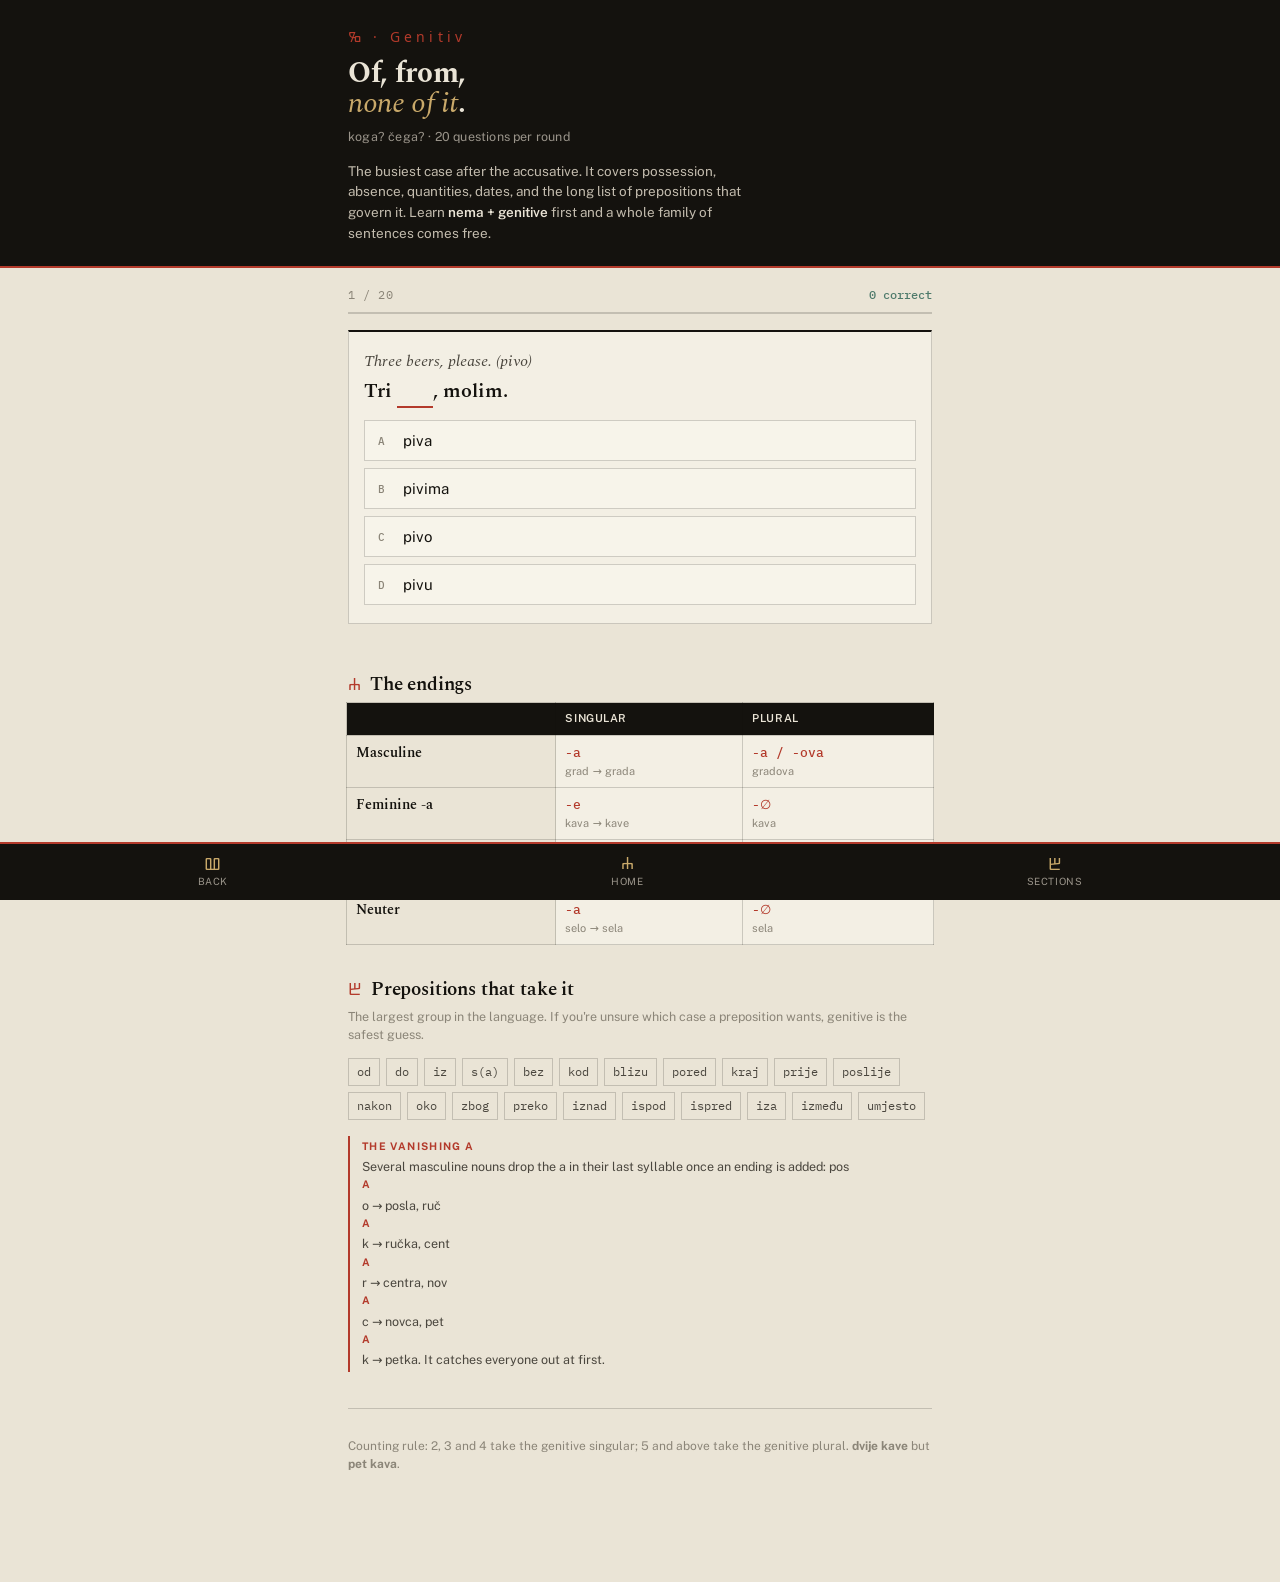
<file: genitiv.html>
<!DOCTYPE html>
<html lang="en">
<head>
<meta charset="UTF-8">
<meta name="viewport" content="width=device-width, initial-scale=1.0">
<title>Genitive — Croatian</title>
<link rel="manifest" href="manifest.json">
<meta name="theme-color" content="#14120E">
<link rel="apple-touch-icon" href="icon-192.png">
<meta name="apple-mobile-web-app-capable" content="yes">
<meta name="apple-mobile-web-app-status-bar-style" content="black-translucent">
<meta name="apple-mobile-web-app-title" content="Croatian">
<link rel="preconnect" href="https://fonts.googleapis.com">
<link rel="preconnect" href="https://fonts.gstatic.com" crossorigin>
<link href="https://fonts.googleapis.com/css2?family=Spectral:ital,wght@0,400;0,600;0,700;1,400;1,600&family=Public+Sans:wght@400;500;600&family=IBM+Plex+Mono:wght@400;500&family=Noto+Sans+Glagolitic&display=swap" rel="stylesheet">
<link rel="stylesheet" href="theme.css">
</head>
<body>

<div class="pagehead">
  <div class="wrap">
    <div class="glagstrip">Ⰳ · Genitiv</div>
    <h1>Of, from,<br><em>none of it</em>.</h1>
    <p class="sub">koga? čega? · 20 questions per round</p>
    <p class="lede">The busiest case after the accusative. It covers possession, absence, quantities, dates, and the long list of prepositions that govern it. Learn <b>nema + genitive</b> first and a whole family of sentences comes free.</p>
  </div>
</div>
<div class="headrule"></div>

<div class="wrap">
  <div id="quiz"></div>

  <div class="sec">
    <h2><span class="glag">Ⰰ</span>The endings</h2>
    <div class="scroll">
      <table>
        <thead><tr><th></th><th>Singular</th><th>Plural</th></tr></thead>
        <tbody>
          <tr><th>Masculine</th><td><span class="end">-a</span><span class="w">grad → grada</span></td><td><span class="end">-a / -ova</span><span class="w">gradova</span></td></tr>
          <tr><th>Feminine -a</th><td><span class="end">-e</span><span class="w">kava → kave</span></td><td><span class="end">-∅</span><span class="w">kava</span></td></tr>
          <tr><th>Feminine -∅</th><td><span class="end">-i</span><span class="w">stvar → stvari</span></td><td><span class="end">-i</span><span class="w">stvari</span></td></tr>
          <tr><th>Neuter</th><td><span class="end">-a</span><span class="w">selo → sela</span></td><td><span class="end">-∅</span><span class="w">sela</span></td></tr>
        </tbody>
      </table>
    </div>
  </div>

  <div class="sec">
    <h2><span class="glag">Ⰱ</span>Prepositions that take it</h2>
    <p class="note">The largest group in the language. If you're unsure which case a preposition wants, genitive is the safest guess.</p>
    <ul class="chips">
      <li>od</li><li>do</li><li>iz</li><li>s(a)</li><li>bez</li><li>kod</li><li>blizu</li>
      <li>pored</li><li>kraj</li><li>prije</li><li>poslije</li><li>nakon</li><li>oko</li>
      <li>zbog</li><li>preko</li><li>iznad</li><li>ispod</li><li>ispred</li><li>iza</li>
      <li>između</li><li>umjesto</li>
    </ul>
    <div class="tip"><b>The vanishing a</b>Several masculine nouns drop the a in their last syllable once an ending is added: pos<b>a</b>o → posla, ruč<b>a</b>k → ručka, cent<b>a</b>r → centra, nov<b>a</b>c → novca, pet<b>a</b>k → petka. It catches everyone out at first.</div>
  </div>

  <footer class="pagefoot">
    <p>Counting rule: 2, 3 and 4 take the genitive singular; 5 and above take the genitive plural. <b>dvije kave</b> but <b>pet kava</b>.</p>
  </footer>
</div>

<script>
window.QUIZ = {
  sections: ["Possession", "Prepositions", "Quantity", "Absence", "Time", "Cases side by side"],
  perRound: 20,
  bank: [{"s": 0, "en": "This is my sister's book. (sestra)", "hr": ["Ovo je knjiga moje ", "."], "o": ["sestre", "sestra", "sestru", "sestri"], "c": 0, "w": "Feminine nouns in -a take -e in the genitive: sestra → sestre. The answer to “whose book?” is always genitive."}, {"s": 0, "en": "Where's the car key? (auto)", "hr": ["Gdje je ključ od ", "?"], "o": ["auta", "auto", "autu", "autom"], "c": 0, "w": "auto declines like a neuter noun: auto → auta. <b>od + genitive</b> is very common for possession: ključ od auta, ključ od stana."}, {"s": 0, "en": "That's my brother's car. (brat)", "hr": ["To je auto mog ", "."], "o": ["brata", "brat", "bratu", "bratom"], "c": 0, "w": "Masculine nouns take -a in the genitive: brat → brata. mog brata = “my brother's”."}, {"s": 0, "en": "My friend's name is Ana. (prijateljica)", "hr": ["Ime moje ", " je Ana."], "o": ["prijateljice", "prijateljica", "prijateljicu", "prijateljici"], "c": 0, "w": "prijateljica → prijateljice. Feminine -a → -e."}, {"s": 0, "en": "My room number is twelve. (soba)", "hr": ["Broj moje ", " je dvanaest."], "o": ["sobe", "soba", "sobu", "sobi"], "c": 0, "w": "soba → sobe. Useful at a hotel: “Broj moje sobe je…”"}, {"s": 0, "en": "The door of the house is open. (kuća)", "hr": ["Vrata ", " su otvorena."], "o": ["kuće", "kuća", "kuću", "kući"], "c": 0, "w": "kuća → kuće. Where English says “of the house”, Croatian uses the genitive."}, {"s": 0, "en": "This is my dad's phone. (tata)", "hr": ["Ovo je telefon mog ", "."], "o": ["tate", "tata", "tatu", "tati"], "c": 0, "w": "Careful: tata is masculine in meaning, but because it ends in -a it declines like a feminine noun: tata → tate. Same with kolega → kolege."}, {"s": 0, "en": "The end of the film was really good. (film)", "hr": ["Kraj ", " je bio jako dobar."], "o": ["filma", "film", "filmu", "filmom"], "c": 0, "w": "film → filma. kraj (end) + genitive."}, {"s": 0, "en": "The city centre is beautiful. (grad)", "hr": ["Centar ", " je prekrasan."], "o": ["grada", "grad", "gradu", "gradom"], "c": 0, "w": "grad → grada. “centar grada” = city centre — you'll hear it constantly."}, {"s": 0, "en": "My mum's bag is red. (mama)", "hr": ["Torba moje ", " je crvena."], "o": ["mame", "mama", "mamu", "mami"], "c": 0, "w": "mama → mame."}, {"s": 0, "en": "The price of the coffee is too high. (kava)", "hr": ["Cijena ", " je previsoka."], "o": ["kave", "kava", "kavu", "kavi"], "c": 0, "w": "kava → kave. cijena + genitive = “the price of…”."}, {"s": 0, "en": "The owner of this restaurant is my friend. (restoran)", "hr": ["Vlasnik ovog ", " je moj prijatelj."], "o": ["restorana", "restoran", "restoranu", "restoranom"], "c": 0, "w": "restoran → restorana. The adjective goes genitive too: ovog restorana."}, {"s": 0, "en": "I really like the colour of the sea. (more)", "hr": ["Boja ", " mi se jako sviđa."], "o": ["mora", "more", "moru", "morem"], "c": 0, "w": "Neuter nouns take -a as well: more → mora, selo → sela, pivo → piva."}, {"s": 0, "en": "This is my neighbour's dog. (susjeda)", "hr": ["Ovo je pas moje ", "."], "o": ["susjede", "susjeda", "susjedu", "susjedi"], "c": 0, "w": "susjeda → susjede."}, {"s": 0, "en": "The window of the room looks onto the sea. (soba)", "hr": ["Prozor ", " gleda na more."], "o": ["sobe", "soba", "sobu", "sobom"], "c": 0, "w": "soba → sobe."}, {"s": 1, "en": "I'm coming from school. (which preposition?)", "hr": ["Dolazim ", " škole."], "o": ["iz", "u", "na", "kod"], "c": 0, "w": "iz + genitive = out of something. u škol<b>u</b> (going in) ↔ iz škol<b>e</b> (coming out)."}, {"s": 1, "en": "I'm going to the doctor. (to a person)", "hr": ["Idem ", " doktora."], "o": ["kod", "u", "na", "od"], "c": 0, "w": "Going to or being at a <b>person</b>: kod + genitive. kod doktora, kod bake, kod prijatelja."}, {"s": 1, "en": "I drink my coffee without sugar.", "hr": ["Pijem kavu ", " šećera."], "o": ["bez", "od", "do", "s"], "c": 0, "w": "bez + genitive = without. bez šećera, bez mlijeka, bez problema."}, {"s": 1, "en": "I live near the park.", "hr": ["Stanujem ", " parka."], "o": ["blizu", "u", "na", "po"], "c": 0, "w": "blizu + genitive = near. blizu parka, blizu centra."}, {"s": 1, "en": "I work from Monday to Friday.", "hr": ["Radim od ponedjeljka ", " petka."], "o": ["do", "u", "na", "za"], "c": 0, "w": "od … do … — both take the genitive. od ponedjeljka do petka, od jutra do večeri."}, {"s": 1, "en": "I've just come from the café. (kavana)", "hr": ["Upravo dolazim iz ", "."], "o": ["kavane", "kavanu", "kavani", "kavana"], "c": 0, "w": "iz + genitive: kavana → kavane."}, {"s": 1, "en": "We're going as far as the station. (kolodvor)", "hr": ["Idemo do ", "."], "o": ["kolodvora", "kolodvor", "kolodvoru", "kolodvorom"], "c": 0, "w": "do + genitive: kolodvor → kolodvora."}, {"s": 1, "en": "One coffee without milk, please. (mlijeko)", "hr": ["Jednu kavu bez ", ", molim."], "o": ["mlijeka", "mlijeko", "mlijeku", "mlijekom"], "c": 0, "w": "bez + genitive: mlijeko → mlijeka. This is the exact sentence you'd say in a café."}, {"s": 1, "en": "The meeting is after lunch. (ručak)", "hr": ["Sastanak je poslije ", "."], "o": ["ručka", "ručak", "ručku", "ručkom"], "c": 0, "w": "Watch the vanishing a: ručak → ru<b>čk</b>a. Same with doručak → doručka, petak → petka."}, {"s": 1, "en": "Call me before dinner. (večera)", "hr": ["Nazovi me prije ", "."], "o": ["večere", "večera", "večeru", "večeri"], "c": 0, "w": "prije + genitive: večera → večere."}, {"s": 1, "en": "Tonight I'm at my friend's. (prijatelj)", "hr": ["Večeras sam kod ", "."], "o": ["prijatelja", "prijatelj", "prijatelju", "prijateljem"], "c": 0, "w": "kod + genitive: prijatelj → prijatelja."}, {"s": 1, "en": "The pharmacy is near the hospital. (bolnica)", "hr": ["Ljekarna je blizu ", "."], "o": ["bolnice", "bolnica", "bolnicu", "bolnici"], "c": 0, "w": "blizu + genitive: bolnica → bolnice."}, {"s": 1, "en": "The shop is next to the bank. (banka)", "hr": ["Trgovina je pored ", "."], "o": ["banke", "banka", "banku", "banki"], "c": 0, "w": "pored / kraj / do + genitive = next to. banka → banke."}, {"s": 1, "en": "The picture is above the table. (stol)", "hr": ["Slika je iznad ", "."], "o": ["stola", "stol", "stolu", "stolom"], "c": 0, "w": "iznad + genitive = above. stol → stola."}, {"s": 1, "en": "The bag is under the chair. (stolica)", "hr": ["Torba je ispod ", "."], "o": ["stolice", "stolica", "stolicu", "stolici"], "c": 0, "w": "ispod + genitive = under. stolica → stolice."}, {"s": 1, "en": "We're going across the bridge. (most)", "hr": ["Idemo preko ", "."], "o": ["mosta", "most", "mostu", "mostom"], "c": 0, "w": "preko + genitive = across, over. most → mosta."}, {"s": 1, "en": "I'm coming back from work. (posao)", "hr": ["Vraćam se s ", "."], "o": ["posla", "posao", "poslu", "poslom"], "c": 0, "w": "s / sa + genitive = back off or from. posao → posla — another vanishing a. The set: na posao → na poslu → s posla."}, {"s": 1, "en": "I'm coming from the beach. (plaža)", "hr": ["Dolazim s ", "."], "o": ["plaže", "plaža", "plažu", "plaži"], "c": 0, "w": "Places that take “na” use <b>s + genitive</b> on the way back: s plaže, s posla, s fakulteta."}, {"s": 1, "en": "I'll wait for you in front of the cinema. (kino)", "hr": ["Čekam te ispred ", "."], "o": ["kina", "kino", "kinu", "kinom"], "c": 0, "w": "ispred + genitive = in front of. kino → kina."}, {"s": 1, "en": "The car is behind the house. (kuća)", "hr": ["Auto je iza ", "."], "o": ["kuće", "kuća", "kuću", "kući"], "c": 0, "w": "iza + genitive = behind. kuća → kuće."}, {"s": 1, "en": "The whole family sits around the table. (stol)", "hr": ["Oko ", " sjedi cijela obitelj."], "o": ["stola", "stol", "stolu", "stolom"], "c": 0, "w": "oko + genitive = around. It also means “about, roughly”: oko deset sati."}, {"s": 1, "en": "I drink tea instead of coffee. (kava)", "hr": ["Umjesto ", " pijem čaj."], "o": ["kave", "kava", "kavu", "kavi"], "c": 0, "w": "umjesto + genitive = instead of. umjesto kave, umjesto mene."}, {"s": 1, "en": "On Sunday I'm going to my grandma's.", "hr": ["U nedjelju idem ", " bake."], "o": ["kod", "u", "na", "do"], "c": 0, "w": "People always take <b>kod + genitive</b>: kod bake, kod mame, kod frizera."}, {"s": 1, "en": "This present is from me.", "hr": ["Ovaj poklon je ", " mene."], "o": ["od", "iz", "s", "do"], "c": 0, "w": "od + genitive = from (the source). poklon od mene, pismo od sestre."}, {"s": 1, "en": "After work I go home. (posao)", "hr": ["Nakon ", " idem doma."], "o": ["posla", "posao", "poslu", "poslom"], "c": 0, "w": "nakon and poslije mean the same and both take the genitive. posao → posla."}, {"s": 1, "en": "It's ten minutes to the centre. (centar)", "hr": ["Do ", " ima deset minuta."], "o": ["centra", "centar", "centru", "centrom"], "c": 0, "w": "centar → centra — vanishing a again. do + genitive."}, {"s": 1, "en": "I'm sitting by the window. (prozor)", "hr": ["Sjedim kraj ", "."], "o": ["prozora", "prozor", "prozoru", "prozorom"], "c": 0, "w": "kraj + genitive = beside. prozor → prozora."}, {"s": 1, "en": "This letter is from my sister. (sestra)", "hr": ["Ovo pismo je od moje ", "."], "o": ["sestre", "sestra", "sestru", "sestri"], "c": 0, "w": "od + genitive: sestra → sestre."}, {"s": 1, "en": "The train goes from Zagreb to Split. (Zagreb)", "hr": ["Vlak ide iz ", " u Split."], "o": ["Zagreba", "Zagreb", "Zagrebu", "Zagrebom"], "c": 0, "w": "iz + genitive: Zagreb → Zagreba. “Ja sam iz Zagreba” = I'm from Zagreb."}, {"s": 1, "en": "The restaurant is across the road. (put)", "hr": ["Restoran je preko ", "."], "o": ["puta", "put", "putu", "putem"], "c": 0, "w": "“preko puta” = opposite, across from — a phrase worth keeping: preko puta banke."}, {"s": 2, "en": "A glass of water, please. (voda)", "hr": ["Čašu ", ", molim."], "o": ["vode", "voda", "vodu", "vodi"], "c": 0, "w": "Anything expressing quantity is followed by the genitive: čaša vode, boca vode."}, {"s": 2, "en": "A litre of milk, please. (mlijeko)", "hr": ["Litru ", ", molim."], "o": ["mlijeka", "mlijeko", "mlijeku", "mlijekom"], "c": 0, "w": "litra + genitive: mlijeko → mlijeka."}, {"s": 2, "en": "I've only got a little bread. (kruh)", "hr": ["Imam samo malo ", "."], "o": ["kruha", "kruh", "kruhu", "kruhom"], "c": 0, "w": "malo / puno / mnogo + genitive. kruh → kruha."}, {"s": 2, "en": "There are a lot of people on the beach today.", "hr": ["Danas ima puno ", " na plaži."], "o": ["ljudi", "ljude", "ljudima", "čovjeka"], "c": 0, "w": "The genitive plural of ljudi is also <b>ljudi</b>. puno ljudi, malo ljudi."}, {"s": 2, "en": "A kilo of apples, please. (jabuke)", "hr": ["Molim kilogram ", "."], "o": ["jabuka", "jabuke", "jabukama", "jabuku"], "c": 0, "w": "Feminine -a nouns take a bare genitive plural: jabuke → jabuk<b>a</b>. Same with kruška → krušaka, banana → banana."}, {"s": 2, "en": "A cup of tea, please. (čaj)", "hr": ["Šalicu ", ", molim."], "o": ["čaja", "čaj", "čaju", "čajem"], "c": 0, "w": "šalica + genitive: čaj → čaja."}, {"s": 2, "en": "Two coffees, please. (kava)", "hr": ["Dvije ", ", molim."], "o": ["kave", "kava", "kavu", "kavama"], "c": 0, "w": "After 2, 3 and 4 comes the <b>genitive singular</b>: dvije kave, tri kave, četiri kave."}, {"s": 2, "en": "Three beers, please. (pivo)", "hr": ["Tri ", ", molim."], "o": ["piva", "pivo", "pivu", "pivima"], "c": 0, "w": "2–4 → genitive singular: tri piva. (From 5 up it's the genitive plural — for this word it looks the same.)"}, {"s": 2, "en": "That's five euros. (euro)", "hr": ["To košta pet ", "."], "o": ["eura", "euro", "euru", "eurima"], "c": 0, "w": "5 and above → genitive plural: pet eura, deset eura. (2–4: dva eura — identical here too.)"}, {"s": 2, "en": "I've got ten kuna. (kuna)", "hr": ["Imam deset ", "."], "o": ["kuna", "kune", "kunu", "kunama"], "c": 0, "w": "The genitive plural of feminine -a nouns has no ending: kune → kuna."}, {"s": 2, "en": "I've been waiting six hours. (sat)", "hr": ["Čekam već šest ", "."], "o": ["sati", "sata", "sat", "satima"], "c": 0, "w": "sat is irregular: 2–4 → sata (dva sata), 5+ → sati (pet sati, šest sati)."}, {"s": 2, "en": "I'm staying four days. (dan)", "hr": ["Ostajem četiri ", "."], "o": ["dana", "dan", "danu", "danima"], "c": 0, "w": "2–4 → genitive singular: četiri dana. 5+ → genitive plural: pet dana — the same form here."}, {"s": 2, "en": "Add a little salt. (sol)", "hr": ["Dodaj malo ", "."], "o": ["soli", "sol", "solju", "sola"], "c": 0, "w": "Feminine nouns ending in a consonant take -i in the genitive: sol → soli, noć → noći, stvar → stvari."}, {"s": 2, "en": "A bottle of wine, please. (vino)", "hr": ["Bocu ", ", molim."], "o": ["vina", "vino", "vinu", "vinom"], "c": 0, "w": "boca + genitive: vino → vina."}, {"s": 2, "en": "I'd like a slice of cake. (torta)", "hr": ["Želim komad ", "."], "o": ["torte", "torta", "tortu", "torti"], "c": 0, "w": "komad + genitive: torta → torte."}, {"s": 2, "en": "I haven't got much money. (novac)", "hr": ["Nemam puno ", "."], "o": ["novca", "novac", "novcu", "novcem"], "c": 0, "w": "novac → nov<b>c</b>a — vanishing a. puno novca / malo novca."}, {"s": 3, "en": "I've got no time today. (vrijeme)", "hr": ["Danas nemam ", "."], "o": ["vremena", "vrijeme", "vremenu", "vremenom"], "c": 0, "w": "vrijeme is irregular: vrijeme → vre<b>men</b>a. “Nemam vremena” is one of the most-used sentences in the language."}, {"s": 3, "en": "There's no bread in the shop. (kruh)", "hr": ["U trgovini nema ", "."], "o": ["kruha", "kruh", "kruhu", "kruhom"], "c": 0, "w": "<b>nema</b> + genitive = there isn't any. Note that ima also takes the genitive for quantities, but a plain object is accusative: “Kupujem kruh.”"}, {"s": 3, "en": "I haven't got money for a taxi. (novac)", "hr": ["Nemam ", " za taksi."], "o": ["novca", "novac", "novcu", "novcem"], "c": 0, "w": "nemati + genitive: novac → novca."}, {"s": 3, "en": "There's no milk in the fridge. (mlijeko)", "hr": ["U hladnjaku nema ", "."], "o": ["mlijeka", "mlijeko", "mlijeku", "mlijekom"], "c": 0, "w": "nema + genitive: mlijeko → mlijeka."}, {"s": 3, "en": "I haven't got a car, I go by bus. (auto)", "hr": ["Nemam ", ", idem autobusom."], "o": ["auta", "auto", "autu", "autom"], "c": 0, "w": "nemam + genitive: auto → auta."}, {"s": 3, "en": "There's no chair in the room. (stolica)", "hr": ["U sobi nema ", "."], "o": ["stolice", "stolica", "stolicu", "stolici"], "c": 0, "w": "nema + genitive: stolica → stolice."}, {"s": 3, "en": "We've got no sugar at home. (šećer)", "hr": ["Nemamo ", " kod kuće."], "o": ["šećera", "šećer", "šećeru", "šećerom"], "c": 0, "w": "nemamo + genitive: šećer → šećera."}, {"s": 3, "en": "I've got no work today. (posao)", "hr": ["Danas nemam ", "."], "o": ["posla", "posao", "poslu", "poslom"], "c": 0, "w": "posao → posla. “Nemam posla” means both “I have no work” and “I'm free”."}, {"s": 3, "en": "There's no water in the bottle. (voda)", "hr": ["Nema ", " u boci."], "o": ["vode", "voda", "vodu", "vodi"], "c": 0, "w": "nema + genitive: voda → vode."}, {"s": 3, "en": "In winter there's nobody here.", "hr": ["Zimi ovdje nema ", "."], "o": ["ljudi", "ljude", "ljudima", "čovjek"], "c": 0, "w": "nema + genitive plural: ljudi → ljudi."}, {"s": 3, "en": "I haven't got a good idea. (ideja)", "hr": ["Nemam dobre ", "."], "o": ["ideje", "ideja", "ideju", "ideji"], "c": 0, "w": "The adjective goes genitive too: dobr<b>e</b> idej<b>e</b>."}, {"s": 3, "en": "There's no bus on Sundays. (autobus)", "hr": ["Nedjeljom nema ", "."], "o": ["autobusa", "autobus", "autobusu", "autobusom"], "c": 0, "w": "nema + genitive: autobus → autobusa."}, {"s": 4, "en": "Today is the fifth of May. (svibanj)", "hr": ["Danas je peti ", "."], "o": ["svibnja", "svibanj", "svibnju", "svibnjem"], "c": 0, "w": "In dates the month goes genitive: svibanj → svib<b>nj</b>a — vanishing a. You'll also hear “petog svibnja”."}, {"s": 4, "en": "I was born in 1990. (godina)", "hr": ["Rođen sam tisuću devetsto devedesete ", "."], "o": ["godine", "godina", "godinu", "godini"], "c": 0, "w": "Years take the genitive: …devedesete godine."}, {"s": 4, "en": "I work from morning till evening. (jutro)", "hr": ["Radim od ", " do večeri."], "o": ["jutra", "jutro", "jutru", "jutrom"], "c": 0, "w": "od … do … → genitive: od jutra do večeri."}, {"s": 4, "en": "On the first of July I'm going to the coast. (srpanj)", "hr": ["Prvog ", " idem na more."], "o": ["srpnja", "srpanj", "srpnju", "srpnjem"], "c": 0, "w": "srpanj → srpnja. Month names in dates are always genitive."}, {"s": 4, "en": "That was last year. (godina)", "hr": ["To je bilo prošle ", "."], "o": ["godine", "godina", "godinu", "godini"], "c": 0, "w": "prošle godine = last year, ove godine = this year — both genitive frames."}, {"s": 4, "en": "I'm going to the coast in mid-August. (kolovoz)", "hr": ["Idem na more sredinom ", "."], "o": ["kolovoza", "kolovoz", "kolovozu", "kolovozom"], "c": 0, "w": "sredinom / početkom / krajem + genitive: sredinom kolovoza."}, {"s": 4, "en": "I have to finish by Friday. (petak)", "hr": ["Do ", " moram završiti."], "o": ["petka", "petak", "petku", "petkom"], "c": 0, "w": "petak → pe<b>tk</b>a — vanishing a. do + genitive."}, {"s": 4, "en": "See you after class. (nastava)", "hr": ["Vidimo se poslije ", "."], "o": ["nastave", "nastava", "nastavu", "nastavi"], "c": 0, "w": "poslije + genitive: nastava → nastave."}, {"s": 5, "en": "I'm going to the shop. (trgovina)", "hr": ["Idem u ", "."], "o": ["trgovinu", "trgovine", "trgovini", "trgovina"], "c": 0, "w": "<b>Motion</b> → u + accusative: u trgovin<b>u</b>. (Kamo? Where to?)"}, {"s": 5, "en": "I'm in the shop right now. (trgovina)", "hr": ["Sada sam u ", "."], "o": ["trgovini", "trgovinu", "trgovine", "trgovina"], "c": 0, "w": "<b>Standing still</b> → u + locative: u trgovin<b>i</b>. (Gdje? Where?)"}, {"s": 5, "en": "I'm coming from the shop. (trgovina)", "hr": ["Dolazim iz ", "."], "o": ["trgovine", "trgovinu", "trgovini", "trgovina"], "c": 0, "w": "<b>Starting point</b> → iz + genitive: iz trgovin<b>e</b>. (Odakle? Where from?) The full set: u trgovinu → u trgovini → iz trgovine."}, {"s": 5, "en": "In the morning I go to work. (posao)", "hr": ["Ujutro idem na ", "."], "o": ["posao", "posla", "poslu", "poslom"], "c": 0, "w": "Motion → na + accusative. posao is inanimate, so the accusative equals the nominative: na posao."}, {"s": 5, "en": "I'm at work right now. (posao)", "hr": ["Sada sam na ", "."], "o": ["poslu", "posao", "posla", "poslom"], "c": 0, "w": "Position → na + locative: na poslu — the a drops out."}, {"s": 5, "en": "At five I come back from work. (posao)", "hr": ["U pet se vraćam s ", "."], "o": ["posla", "posao", "poslu", "poslom"], "c": 0, "w": "Away from → s + genitive: s posla. The full set: na posao → na poslu → s posla."}, {"s": 5, "en": "The child is going to school. (škola)", "hr": ["Dijete ide u ", "."], "o": ["školu", "školi", "škole", "škola"], "c": 0, "w": "Motion → accusative: u škol<b>u</b>."}, {"s": 5, "en": "The children are at school. (škola)", "hr": ["Djeca su u ", "."], "o": ["školi", "školu", "škole", "škola"], "c": 0, "w": "Position → locative: u škol<b>i</b>."}, {"s": 5, "en": "This is a teacher from the school. (škola)", "hr": ["Ovo je učiteljica iz ", "."], "o": ["škole", "školu", "školi", "škola"], "c": 0, "w": "Origin → genitive: iz škol<b>e</b>."}, {"s": 5, "en": "In summer we go to the beach. (plaža)", "hr": ["Ljeti idemo na ", "."], "o": ["plažu", "plaži", "plaže", "plažom"], "c": 0, "w": "Motion → na + accusative: na plaž<b>u</b>."}, {"s": 5, "en": "We lie on the beach all day. (plaža)", "hr": ["Cijeli dan ležimo na ", "."], "o": ["plaži", "plažu", "plaže", "plažom"], "c": 0, "w": "Position → na + locative: na plaž<b>i</b>."}, {"s": 5, "en": "We're tired, we're coming from the beach. (plaža)", "hr": ["Umorni smo, dolazimo s ", "."], "o": ["plaže", "plažu", "plaži", "plažom"], "c": 0, "w": "Away from → s + genitive: s plaž<b>e</b>."}, {"s": 5, "en": "Tomorrow I'm going to the doctor. (doktor)", "hr": ["Sutra idem kod ", "."], "o": ["doktora", "doktor", "doktoru", "doktorom"], "c": 0, "w": "Going to a person → kod + <b>genitive</b>, even though there's motion. Not the accusative: kod doktora."}, {"s": 5, "en": "Last night we watched a film. (film)", "hr": ["Sinoć smo gledali ", "."], "o": ["film", "filma", "filmu", "filmom"], "c": 0, "w": "Direct object → accusative: gledati film."}, {"s": 5, "en": "We're talking about the film. (film)", "hr": ["Razgovaramo o ", "."], "o": ["filmu", "film", "filma", "filmom"], "c": 0, "w": "o (about) → locative: o filmu. pričati o + locative."}, {"s": 5, "en": "The end of the film was wonderful. (film)", "hr": ["Kraj ", " je bio predivan."], "o": ["filma", "film", "filmu", "filmom"], "c": 0, "w": "Possession → genitive: kraj film<b>a</b>. The set: gledam film → o filmu → kraj filma."}, {"s": 5, "en": "I've lived in Zagreb for five years. (Zagreb)", "hr": ["Već pet godina živim u ", "."], "o": ["Zagrebu", "Zagreb", "Zagreba", "Zagrebom"], "c": 0, "w": "Position → locative: u Zagreb<b>u</b>."}, {"s": 5, "en": "Tomorrow I'm travelling to Zagreb. (Zagreb)", "hr": ["Sutra putujem u ", "."], "o": ["Zagreb", "Zagrebu", "Zagreba", "Zagrebom"], "c": 0, "w": "Motion → accusative: u Zagreb — for city names the accusative equals the nominative."}, {"s": 5, "en": "I'm from Zagreb. (Zagreb)", "hr": ["Ja sam iz ", "."], "o": ["Zagreba", "Zagreb", "Zagrebu", "Zagrebom"], "c": 0, "w": "Origin → genitive: iz Zagreb<b>a</b>. The answer to “Odakle si?”"}, {"s": 5, "en": "Every morning I drink coffee. (kava)", "hr": ["Svako jutro pijem ", "."], "o": ["kavu", "kave", "kavi", "kavom"], "c": 0, "w": "Object → accusative: pijem kav<b>u</b>."}, {"s": 5, "en": "One cup of coffee, please. (kava)", "hr": ["Molim jednu šalicu ", "."], "o": ["kave", "kavu", "kavi", "kavom"], "c": 0, "w": "Quantity → genitive: šalica kav<b>e</b>. Compare: pijem kavu (acc.) ↔ šalica kave (gen.)."}]
};
</script>
<script src="quiz.js"></script>
<script src="nav.js"></script>
</body>
</html>
</file>
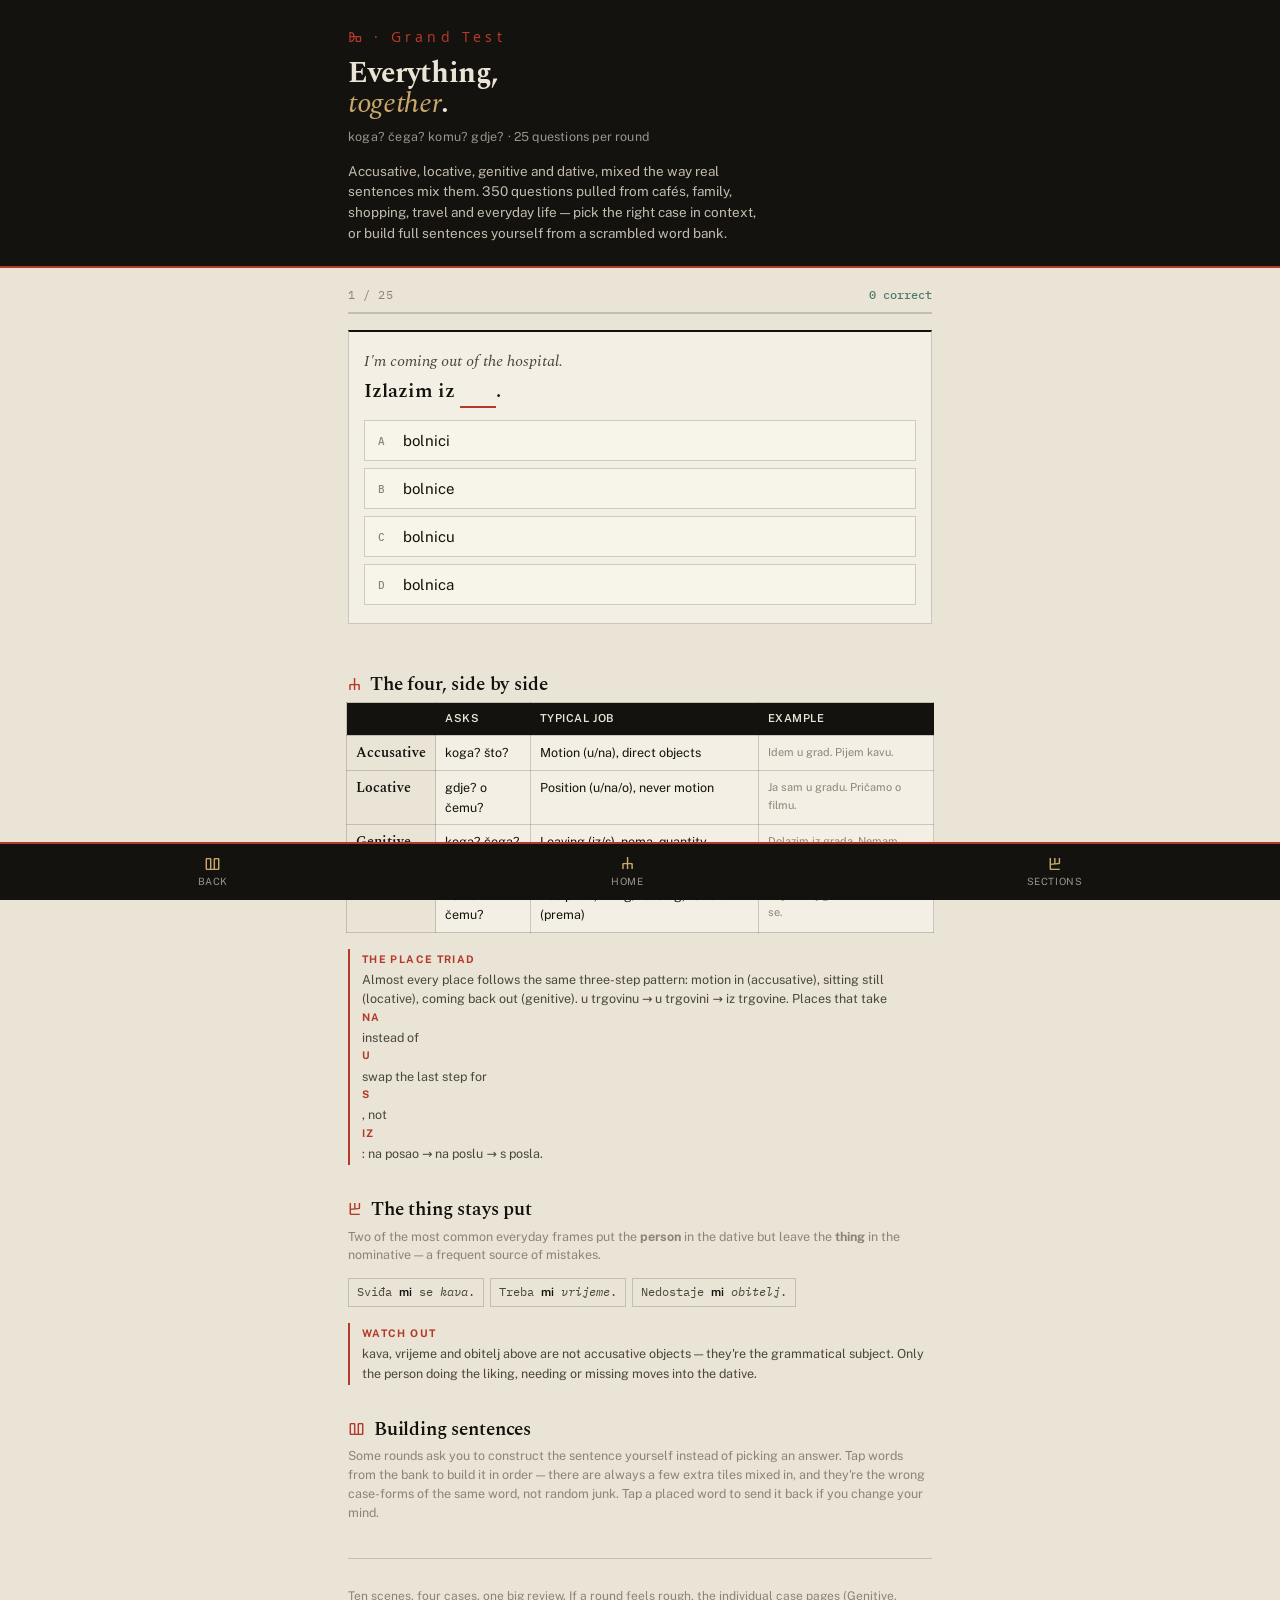
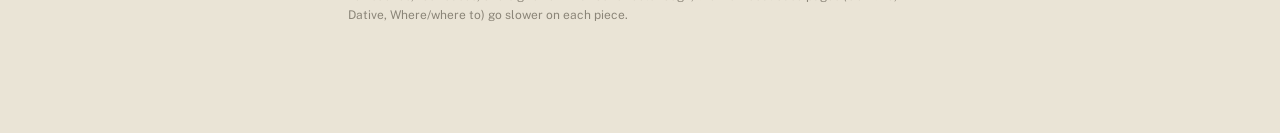
<file: grandtest.html>
<!DOCTYPE html>
<html lang="en">
<head>
<meta charset="UTF-8">
<meta name="viewport" content="width=device-width, initial-scale=1.0">
<title>Grand Test — Croatian</title>
<link rel="manifest" href="manifest.json">
<meta name="theme-color" content="#14120E">
<link rel="apple-touch-icon" href="icon-192.png">
<meta name="apple-mobile-web-app-capable" content="yes">
<meta name="apple-mobile-web-app-status-bar-style" content="black-translucent">
<meta name="apple-mobile-web-app-title" content="Croatian">
<link rel="preconnect" href="https://fonts.googleapis.com">
<link rel="preconnect" href="https://fonts.gstatic.com" crossorigin>
<link href="https://fonts.googleapis.com/css2?family=Spectral:ital,wght@0,400;0,600;0,700;1,400;1,600&family=Public+Sans:wght@400;500;600&family=IBM+Plex+Mono:wght@400;500&family=Noto+Sans+Glagolitic&display=swap" rel="stylesheet">
<link rel="stylesheet" href="theme.css">
</head>
<body>

<div class="pagehead">
  <div class="wrap">
    <div class="glagstrip">Ⰸ · Grand Test</div>
    <h1>Everything,<br><em>together</em>.</h1>
    <p class="sub">koga? čega? komu? gdje? · 25 questions per round</p>
    <p class="lede">Accusative, locative, genitive and dative, mixed the way real sentences mix them. 350 questions pulled from cafés, family, shopping, travel and everyday life — pick the right case in context, or build full sentences yourself from a scrambled word bank.</p>
  </div>
</div>
<div class="headrule"></div>

<div class="wrap">
  <div id="quiz"></div>

  <div class="sec">
    <h2><span class="glag">Ⰰ</span>The four, side by side</h2>
    <div class="scroll">
      <table>
        <thead><tr><th></th><th>Asks</th><th>Typical job</th><th>Example</th></tr></thead>
        <tbody>
          <tr><th>Accusative</th><td>koga? što?</td><td>Motion (u/na), direct objects</td><td><span class="w">Idem u grad. Pijem kavu.</span></td></tr>
          <tr><th>Locative</th><td>gdje? o čemu?</td><td>Position (u/na/o), never motion</td><td><span class="w">Ja sam u gradu. Pričamo o filmu.</span></td></tr>
          <tr><th>Genitive</th><td>koga? čega?</td><td>Leaving (iz/s), nema, quantity, possession</td><td><span class="w">Dolazim iz grada. Nemam vremena.</span></td></tr>
          <tr><th>Dative</th><td>komu? čemu?</td><td>Recipient, liking/needing, toward (prema)</td><td><span class="w">Dajem knjigu bratu. Sviđa mi se.</span></td></tr>
        </tbody>
      </table>
    </div>
    <div class="tip"><b>The place triad</b>Almost every place follows the same three-step pattern: motion in (accusative), sitting still (locative), coming back out (genitive). <span class="mono">u trgovinu → u trgovini → iz trgovine</span>. Places that take <b>na</b> instead of <b>u</b> swap the last step for <b>s</b>, not <b>iz</b>: <span class="mono">na posao → na poslu → s posla</span>.</div>
  </div>

  <div class="sec">
    <h2><span class="glag">Ⰱ</span>The thing stays put</h2>
    <p class="note">Two of the most common everyday frames put the <b>person</b> in the dative but leave the <b>thing</b> in the nominative — a frequent source of mistakes.</p>
    <ul class="chips">
      <li>Sviđa <b>mi</b> se <i>kava</i>.</li>
      <li>Treba <b>mi</b> <i>vrijeme</i>.</li>
      <li>Nedostaje <b>mi</b> <i>obitelj</i>.</li>
    </ul>
    <div class="tip"><b>Watch out</b><span class="mono">kava</span>, <span class="mono">vrijeme</span> and <span class="mono">obitelj</span> above are not accusative objects — they're the grammatical subject. Only the person doing the liking, needing or missing moves into the dative.</div>
  </div>

  <div class="sec">
    <h2><span class="glag">Ⰲ</span>Building sentences</h2>
    <p class="note">Some rounds ask you to construct the sentence yourself instead of picking an answer. Tap words from the bank to build it in order — there are always a few extra tiles mixed in, and they're the wrong case-forms of the same word, not random junk. Tap a placed word to send it back if you change your mind.</p>
  </div>

  <footer class="pagefoot">
    <p>Ten scenes, four cases, one big review. If a round feels rough, the individual case pages (Genitive, Dative, Where/where to) go slower on each piece.</p>
  </footer>
</div>

<script>
window.QUIZ = {
  sections: ["Around town", "Coming and going", "Café & food", "Shopping & money", "Family & gifts", "Home & belongings", "Feelings & needs", "Time & routine", "Travel & directions", "Grand mix", "Sentence builder"],
  perRound: 25,
  bank: [{"s": 0, "en": "I'm going to the station.", "hr": [], "o": ["Idem na kolodvor.", "Idem na kolodvoru.", "Idem u kolodvor.", "Idem na kolodvora."], "c": 0, "w": "Motion → na + accusative: na kolodvor. Kolodvor takes na, not u."}, {"s": 0, "en": "I'm at the station.", "hr": [], "o": ["Ja sam na kolodvoru.", "Ja sam na kolodvor.", "Ja sam u kolodvoru.", "Ja sam na kolodvora."], "c": 0, "w": "Position → na + locative: na kolodvoru."}, {"s": 0, "en": "I'm coming from the station.", "hr": ["Dolazim s ", "."], "o": ["kolodvor", "kolodvora", "kolodvoru", "kolodvorom"], "c": 1, "w": "Leaving a 'na' place → s + genitive: kolodvor → kolodvora. The set: na kolodvor → na kolodvoru → s kolodvora."}, {"s": 0, "en": "I'm walking toward the station.", "hr": ["Šećem prema ", "."], "o": ["kolodvor", "kolodvora", "kolodvoru", "kolodvorom"], "c": 2, "w": "prema always takes the dative: kolodvoru. Same form as the locative here."}, {"s": 0, "en": "We're going to the market.", "hr": [], "o": ["Idemo na tržnicu.", "Idemo na tržnici.", "Idemo u tržnicu.", "Idemo na tržnica."], "c": 0, "w": "Motion → na + accusative: na tržnicu."}, {"s": 0, "en": "We're at the market.", "hr": [], "o": ["Mi smo na tržnici.", "Mi smo na tržnicu.", "Mi smo u tržnici.", "Mi smo na tržnica."], "c": 0, "w": "Position → na + locative: na tržnici."}, {"s": 0, "en": "We're coming back from the market.", "hr": ["Vraćamo se s ", "."], "o": ["tržnica", "tržnicu", "tržnici", "tržnice"], "c": 3, "w": "s + genitive: tržnica → tržnice. Away from a 'na' place uses s, not iz."}, {"s": 0, "en": "I'm going to the post office.", "hr": [], "o": ["Idem na poštu.", "Idem na pošti.", "Idem u poštu.", "Idem na pošta."], "c": 0, "w": "na + accusative: na poštu. The post office takes na, not u."}, {"s": 0, "en": "The letter is at the post office.", "hr": [], "o": ["Pismo je na pošti.", "Pismo je na poštu.", "Pismo je u pošti.", "Pismo je na pošta."], "c": 0, "w": "na + locative: na pošti."}, {"s": 0, "en": "I'm coming from the post office.", "hr": ["Dolazim s ", "."], "o": ["pošta", "poštu", "pošti", "pošte"], "c": 3, "w": "s + genitive: pošta → pošte."}, {"s": 0, "en": "I'm going to the doctor's.", "hr": ["Idem ", " doktora."], "o": ["kod", "od", "do", "iz"], "c": 0, "w": "kod + genitive = to/at someone's place: kod doktora, kod bake."}, {"s": 0, "en": "I'm at my grandpa's.", "hr": ["Ja sam ", " djeda."], "o": ["kod", "na", "u", "od"], "c": 0, "w": "Being at a person's place → kod + genitive: kod djeda."}, {"s": 0, "en": "We're going to the cinema.", "hr": [], "o": ["Idemo u kino.", "Idemo u kinu.", "Idemo u kina.", "Idemo na kino."], "c": 0, "w": "u + accusative: u kino. For neuter nouns the accusative equals the nominative."}, {"s": 0, "en": "We watched the whole film at the cinema.", "hr": [], "o": ["Gledali smo cijeli film u kinu.", "Gledali smo cijeli film u kino.", "Gledali smo cijelog filma u kinu.", "Gledali smo cijeli film u kina."], "c": 0, "w": "film accusative (object, unchanged) + u kinu locative (where). Two cases, one sentence."}, {"s": 0, "en": "I'm going to the university.", "hr": [], "o": ["Idem na fakultet.", "Idem na fakultetu.", "Idem u fakultet.", "Idem na fakulteta."], "c": 0, "w": "na + accusative: na fakultet."}, {"s": 0, "en": "She's at university right now.", "hr": [], "o": ["Ona je sada na fakultetu.", "Ona je sada na fakultet.", "Ona je sada u fakultetu.", "Ona je sada na fakulteta."], "c": 0, "w": "na + locative: na fakultetu."}, {"s": 0, "en": "I've just come from university.", "hr": ["Upravo dolazim s ", "."], "o": ["fakultet", "fakulteta", "fakultetu", "fakultetom"], "c": 1, "w": "s + genitive: fakultet → fakulteta."}, {"s": 0, "en": "We're going to the hospital.", "hr": [], "o": ["Idemo u bolnicu.", "Idemo u bolnici.", "Idemo na bolnicu.", "Idemo u bolnica."], "c": 0, "w": "u + accusative: u bolnicu. Bolnica takes u, not na."}, {"s": 0, "en": "My friend is in the hospital. (m)", "hr": ["Moj prijatelj je u ", "."], "o": ["bolnica", "bolnicu", "bolnici", "bolnice"], "c": 2, "w": "u + locative: bolnica → bolnici."}, {"s": 0, "en": "I'm coming out of the hospital.", "hr": ["Izlazim iz ", "."], "o": ["bolnica", "bolnicu", "bolnici", "bolnice"], "c": 3, "w": "Leaving a 'u' place → iz + genitive: bolnica → bolnice."}, {"s": 0, "en": "We're going to a restaurant tonight.", "hr": [], "o": ["Idemo večeras u restoran.", "Idemo večeras u restoranu.", "Idemo večeras na restoran.", "Idemo večeras u restorana."], "c": 0, "w": "u + accusative: u restoran."}, {"s": 0, "en": "We're sitting in the restaurant.", "hr": [], "o": ["Sjedimo u restoranu.", "Sjedimo u restoran.", "Sjedimo na restoranu.", "Sjedimo u restorana."], "c": 0, "w": "u + locative: u restoranu."}, {"s": 0, "en": "The coffee at that restaurant is excellent.", "hr": ["Kava u tom ", " je odlična."], "o": ["restoran", "restorana", "restoranu", "restoranom"], "c": 2, "w": "u + locative again: restoranu. (restorana would be genitive — wrong preposition sense here.)"}, {"s": 0, "en": "The key to the restaurant is on the table.", "hr": ["Ključ od ", " je na stolu."], "o": ["restoran", "restorana", "restoranu", "restoranom"], "c": 1, "w": "od + genitive: restoran → restorana. Keys almost always use 'ključ od + genitive'."}, {"s": 0, "en": "I'm walking toward the restaurant.", "hr": ["Šećem prema ", "."], "o": ["restoran", "restorana", "restoranu", "restoranom"], "c": 2, "w": "prema + dative: restoranu."}, {"s": 1, "en": "I'm going into town.", "hr": [], "o": ["Idem u grad.", "Idem u gradu.", "Idem u grada.", "Idem na grad."], "c": 0, "w": "Motion → u + accusative: u grad. Masculine inanimate, accusative = nominative."}, {"s": 1, "en": "I live in town.", "hr": [], "o": ["Živim u gradu.", "Živim u grad.", "Živim u grada.", "Živim na gradu."], "c": 0, "w": "Position → u + locative: u gradu."}, {"s": 1, "en": "I'm coming back from town.", "hr": ["Vraćam se iz ", "."], "o": ["grad", "grada", "gradu", "gradom"], "c": 1, "w": "iz + genitive: grad → grada. u grad → u gradu → iz grada."}, {"s": 1, "en": "We're sailing to the island.", "hr": [], "o": ["Plovimo na otok.", "Plovimo na otoku.", "Plovimo u otok.", "Plovimo na otoka."], "c": 0, "w": "na + accusative: na otok. Islands take na."}, {"s": 1, "en": "We spent the whole summer on the island.", "hr": [], "o": ["Cijelo ljeto smo proveli na otoku.", "Cijelo ljeto smo proveli na otok.", "Cijelo ljeto smo proveli u otoku.", "Cijelo ljeto smo proveli na otoka."], "c": 0, "w": "na + locative: na otoku."}, {"s": 1, "en": "The boat is coming back from the island.", "hr": ["Brod se vraća s ", "."], "o": ["otok", "otoka", "otoku", "otokom"], "c": 1, "w": "s + genitive: otok → otoka."}, {"s": 1, "en": "We're going to the mountains this weekend.", "hr": [], "o": ["Idemo na planinu ovaj vikend.", "Idemo na planini ovaj vikend.", "Idemo u planinu ovaj vikend.", "Idemo na planinu ovaj vikendu."], "c": 0, "w": "na + accusative: na planinu."}, {"s": 1, "en": "There's a lot of snow on the mountain.", "hr": [], "o": ["Na planini ima puno snijega.", "Na planinu ima puno snijega.", "U planini ima puno snijega.", "Na planini ima puno snijeg."], "c": 0, "w": "na + locative: na planini. puno snijega is genitive of quantity — another case in the same sentence."}, {"s": 1, "en": "We're coming down from the mountain.", "hr": ["Silazimo s ", "."], "o": ["planina", "planinu", "planini", "planine"], "c": 3, "w": "s + genitive: planina → planine."}, {"s": 1, "en": "We're travelling to Split tomorrow.", "hr": [], "o": ["Sutra putujemo u Split.", "Sutra putujemo u Splitu.", "Sutra putujemo u Splita.", "Sutra putujemo na Split."], "c": 0, "w": "u + accusative: u Split. City names take the accusative unchanged."}, {"s": 1, "en": "My cousin lives in Split.", "hr": [], "o": ["Moj rođak živi u Splitu.", "Moj rođak živi u Split.", "Moj rođak živi u Splita.", "Moj rođak živi na Splitu."], "c": 0, "w": "u + locative: u Splitu."}, {"s": 1, "en": "This postcard is from Split.", "hr": ["Ova razglednica je iz ", "."], "o": ["Split", "Splitu", "Splita", "Splitom"], "c": 2, "w": "iz + genitive: Split → Splita."}, {"s": 1, "en": "I'm going to work now.", "hr": [], "o": ["Idem sada na posao.", "Idem sada na poslu.", "Idem sada u posao.", "Idem sada na posla."], "c": 0, "w": "na + accusative: na posao — unchanged, masculine inanimate."}, {"s": 1, "en": "I'm at work until five.", "hr": [], "o": ["Na poslu sam do pet.", "Na posao sam do pet.", "U poslu sam do pet.", "Na posla sam do pet."], "c": 0, "w": "na + locative: na poslu — the a drops out. 'do pet' hides a genitive too: do + genitive of time."}, {"s": 1, "en": "I always come home tired from work.", "hr": ["Uvijek se vraćam kući umoran s ", "."], "o": ["posao", "posla", "poslu", "poslom"], "c": 1, "w": "s + genitive: posao → posla."}, {"s": 1, "en": "I need to go to the bank.", "hr": [], "o": ["Moram ići u banku.", "Moram ići u banci.", "Moram ići na banku.", "Moram ići u banka."], "c": 0, "w": "u + accusative: u banku."}, {"s": 1, "en": "There's a long line at the bank today.", "hr": [], "o": ["Danas je velik red u banci.", "Danas je velik red u banku.", "Danas je velik red na banci.", "Danas je velik red u banka."], "c": 0, "w": "u + locative: u banci. Watch the sound change: banka → banci."}, {"s": 1, "en": "I've just come from the bank.", "hr": ["Upravo dolazim iz ", "."], "o": ["banka", "banku", "banci", "banke"], "c": 3, "w": "iz + genitive: banka → banke. No sound change in the genitive — only dative/locative sibilarize."}, {"s": 1, "en": "The kids are running to the park.", "hr": [], "o": ["Djeca trče u park.", "Djeca trče u parku.", "Djeca trče u parka.", "Djeca trče na park."], "c": 0, "w": "u + accusative: u park."}, {"s": 1, "en": "The kids are playing in the park.", "hr": [], "o": ["Djeca se igraju u parku.", "Djeca se igraju u park.", "Djeca se igraju u parka.", "Djeca se igraju na parku."], "c": 0, "w": "u + locative: u parku."}, {"s": 1, "en": "We're walking home from the park.", "hr": ["Idemo kući iz ", "."], "o": ["park", "parku", "parka", "parkom"], "c": 2, "w": "iz + genitive: park → parka."}, {"s": 1, "en": "We're going to a concert tonight.", "hr": [], "o": ["Idemo večeras na koncert.", "Idemo večeras na koncertu.", "Idemo večeras u koncert.", "Idemo večeras na koncerta."], "c": 0, "w": "na + accusative: na koncert. Events take na."}, {"s": 1, "en": "It was really loud at the concert.", "hr": [], "o": ["Bilo je jako glasno na koncertu.", "Bilo je jako glasno na koncert.", "Bilo je jako glasno u koncertu.", "Bilo je jako glasno na koncerta."], "c": 0, "w": "na + locative: na koncertu."}, {"s": 1, "en": "We're coming home from the concert.", "hr": ["Dolazimo kući s ", "."], "o": ["koncert", "koncertu", "koncerta", "koncertom"], "c": 2, "w": "s + genitive: koncert → koncerta."}, {"s": 1, "en": "We're checking into the hotel.", "hr": [], "o": ["Ulazimo u hotel.", "Ulazimo u hotelu.", "Ulazimo u hotela.", "Ulazimo na hotel."], "c": 0, "w": "u + accusative: u hotel."}, {"s": 1, "en": "Breakfast at the hotel is included.", "hr": [], "o": ["Doručak u hotelu je uključen.", "Doručak u hotel je uključen.", "Doručak u hotela je uključen.", "Doručak na hotelu je uključen."], "c": 0, "w": "u + locative: u hotelu."}, {"s": 1, "en": "We checked out of the hotel this morning.", "hr": ["Jutros smo se odjavili iz ", "."], "o": ["hotel", "hotelu", "hotela", "hotelom"], "c": 2, "w": "iz + genitive: hotel → hotela."}, {"s": 1, "en": "We're walking toward the hotel.", "hr": ["Šećemo prema ", "."], "o": ["hotel", "hotela", "hotelu", "hotelom"], "c": 2, "w": "prema always takes the dative: hotelu."}, {"s": 2, "en": "I'd like a coffee, please.", "hr": ["Molim ", "."], "o": ["kava", "kavu", "kavi", "kave"], "c": 1, "w": "Direct object → accusative: kavu."}, {"s": 2, "en": "One coffee without sugar, please.", "hr": ["Jednu kavu bez ", ", molim."], "o": ["šećer", "šećera", "šećeru", "šećerom"], "c": 1, "w": "bez + genitive: šećer → šećera."}, {"s": 2, "en": "I'm drinking my coffee in the café.", "hr": [], "o": ["Pijem kavu u kafiću.", "Pijem kavu u kafić.", "Pijem kave u kafiću.", "Pijem kavu na kafiću."], "c": 0, "w": "kavu accusative (what), u kafiću locative (where) — two cases, one sentence."}, {"s": 2, "en": "A glass of water, please.", "hr": ["Čašu ", ", molim."], "o": ["voda", "vodu", "vodi", "vode"], "c": 3, "w": "Quantity → genitive: čaša vode."}, {"s": 2, "en": "I don't want any water, thanks.", "hr": ["Ne želim ", "."], "o": ["vodu", "vode", "vodi", "voda"], "c": 0, "w": "A plain direct object, even negated, stays accusative in everyday speech: ne želim vodu."}, {"s": 2, "en": "There's no water left in the bottle.", "hr": ["Nema više ", " u boci."], "o": ["voda", "vodu", "vode", "vodi"], "c": 2, "w": "nema + genitive: voda → vode. u boci is locative — where."}, {"s": 2, "en": "I'm eating a sandwich in the kitchen.", "hr": [], "o": ["Jedem sendvič u kuhinji.", "Jedem sendviča u kuhinji.", "Jedem sendvič u kuhinju.", "Jedem sendvič na kuhinji."], "c": 0, "w": "sendvič accusative (unchanged, masc. inanimate) + u kuhinji locative (where)."}, {"s": 2, "en": "A kilo of apples, please.", "hr": ["Molim kilogram ", "."], "o": ["jabuke", "jabuka", "jabukama", "jabuku"], "c": 1, "w": "Quantity → genitive plural: jabuke → jabuka. Feminine -a nouns take a bare genitive plural."}, {"s": 2, "en": "I'm buying apples at the market.", "hr": [], "o": ["Kupujem jabuke na tržnici.", "Kupujem jabuka na tržnici.", "Kupujem jabuke na tržnicu.", "Kupujem jabukama na tržnici."], "c": 0, "w": "jabuke accusative plural (object), na tržnici locative (where)."}, {"s": 2, "en": "There isn't a single apple in the house.", "hr": ["U kući nema nijedne ", "."], "o": ["jabuka", "jabuku", "jabuke", "jabuci"], "c": 2, "w": "nema + genitive: jabuka → jabuke."}, {"s": 2, "en": "I always drink my tea without milk.", "hr": ["Uvijek pijem čaj bez ", "."], "o": ["mlijeko", "mlijeka", "mlijeku", "mlijekom"], "c": 1, "w": "bez + genitive: mlijeko → mlijeka."}, {"s": 2, "en": "I'm making tea for my grandma.", "hr": ["Pravim čaj ", "."], "o": ["baka", "baku", "baki", "bake"], "c": 2, "w": "Making something for someone → dative recipient: baki. (baka is one of the few -ka nouns that does NOT sibilarize — baki, not baci.)"}, {"s": 2, "en": "A piece of cake, please. (torta)", "hr": ["Komad ", ", molim."], "o": ["torta", "tortu", "torte", "torti"], "c": 2, "w": "Quantity → genitive: torta → torte."}, {"s": 2, "en": "I bought this cake for my friend. (f)", "hr": ["Kupila sam ovu tortu ", "."], "o": ["prijateljica", "prijateljicu", "prijateljici", "prijateljice"], "c": 2, "w": "Recipient → dative: prijateljica → prijateljici. tortu earlier is the accusative object."}, {"s": 2, "en": "There's no cake left in the fridge.", "hr": ["U hladnjaku više nema ", "."], "o": ["torta", "tortu", "torte", "torti"], "c": 2, "w": "nema + genitive: torta → torte."}, {"s": 2, "en": "I'll have a beer, please.", "hr": ["Molim jedno ", "."], "o": ["pivo", "piva", "pivu", "pivom"], "c": 0, "w": "Direct object → accusative: pivo (neuter, unchanged)."}, {"s": 2, "en": "Three beers, please.", "hr": ["Tri ", ", molim."], "o": ["pivo", "piva", "pivu", "pivima"], "c": 1, "w": "2–4 → genitive singular: tri piva."}, {"s": 2, "en": "We're drinking beer at the restaurant.", "hr": [], "o": ["Pijemo pivo u restoranu.", "Pijemo piva u restoranu.", "Pijemo pivo u restoran.", "Pijemo pivo na restoranu."], "c": 0, "w": "pivo accusative (object), u restoranu locative (where)."}, {"s": 2, "en": "The waiter is bringing bread to the guests.", "hr": ["Konobar donosi kruh ", "."], "o": ["gosti", "goste", "gostima", "gostiju"], "c": 2, "w": "Recipients → dative plural: gostima."}, {"s": 2, "en": "We haven't got any bread at home.", "hr": ["Nemamo ", " kod kuće."], "o": ["kruh", "kruha", "kruhu", "kruhom"], "c": 1, "w": "nemamo + genitive: kruh → kruha."}, {"s": 2, "en": "I'm buying bread at the shop.", "hr": [], "o": ["Kupujem kruh u trgovini.", "Kupujem kruha u trgovini.", "Kupujem kruh u trgovinu.", "Kupujem kruh na trgovini."], "c": 0, "w": "kruh accusative (object), u trgovini locative (where)."}, {"s": 2, "en": "How much does a coffee cost here?", "hr": [], "o": ["Koliko košta kava ovdje?", "Koliko košta kavu ovdje?", "Koliko košta kavi ovdje?", "Koliko košta kave ovdje?"], "c": 0, "w": "The subject of koštati stays nominative — kava, not accusative. A common trap."}, {"s": 2, "en": "That's five euros, please.", "hr": ["To je pet ", ", molim."], "o": ["euro", "eura", "euru", "eurom"], "c": 1, "w": "5+ → genitive plural: pet eura."}, {"s": 2, "en": "Give the bill to the waiter.", "hr": ["Daj račun ", "."], "o": ["konobar", "konobara", "konobaru", "konobarom"], "c": 2, "w": "Recipient → dative: konobar → konobaru."}, {"s": 2, "en": "The bill is on the table.", "hr": [], "o": ["Račun je na stolu.", "Račun je na stol.", "Računa je na stolu.", "Račun je u stolu."], "c": 0, "w": "na + locative: na stolu — position."}, {"s": 2, "en": "I really like this restaurant's coffee.", "hr": ["Jako ", " se sviđa kava ovog restorana."], "o": ["me", "mi", "mene", "moj"], "c": 1, "w": "sviđati se + dative: mi. 'ovog restorana' is genitive — whose coffee."}, {"s": 2, "en": "I need a glass of water.", "hr": ["Treba ", " čaša vode."], "o": ["me", "mi", "mene", "moje"], "c": 1, "w": "Treba mi = I need (dative). čaša vode = a glass of water (genitive of quantity) — two cases working together."}, {"s": 3, "en": "I haven't got much money on me.", "hr": ["Nemam puno ", " kod sebe."], "o": ["novac", "novca", "novcu", "novcem"], "c": 1, "w": "nemam + genitive: novac → novca."}, {"s": 3, "en": "I'm buying a jacket for my brother.", "hr": ["Kupujem jaknu ", "."], "o": ["brat", "brata", "bratu", "bratom"], "c": 2, "w": "za koga? Recipient → dative: bratu. jaknu is the accusative object."}, {"s": 3, "en": "This jacket is too expensive for me.", "hr": [], "o": ["Ova jakna je preskupa za mene.", "Ova jakna je preskupa meni.", "Ova jakna je preskupa mene.", "Ova jakna je preskupa mi."], "c": 0, "w": "za + accusative here: za mene. za + acc is common after adjectives like preskup, prejeftin."}, {"s": 3, "en": "Do you have this in a smaller size?", "hr": [], "o": ["Imate li ovo u manjem broju?", "Imate li ovo u manjem broja?", "Imate li ovo u manji broj?", "Imate li ovo manjem broju?"], "c": 0, "w": "u + locative: u manjem broju — a fixed shopping phrase (broj = shoe size)."}, {"s": 3, "en": "I don't have any small change.", "hr": ["Nemam sitnog ", "."], "o": ["novac", "novca", "novcu", "novcem"], "c": 1, "w": "nemam + genitive: novac → novca."}, {"s": 3, "en": "How much do these shoes cost?", "hr": [], "o": ["Koliko koštaju ove cipele?", "Koliko koštaju ovih cipela?", "Koliko koštaju ovim cipelama?", "Koliko koštaju ove cipeli?"], "c": 0, "w": "Subject of koštati stays nominative: cipele."}, {"s": 3, "en": "I'm giving the receipt to the customer.", "hr": ["Dajem račun ", "."], "o": ["kupac", "kupca", "kupcu", "kupcem"], "c": 2, "w": "Recipient → dative: kupac → kupcu."}, {"s": 3, "en": "I bought a scarf for my mum in this shop.", "hr": [], "o": ["Kupila sam mami šal u ovoj trgovini.", "Kupila sam mama šal u ovoj trgovini.", "Kupila sam mami šal u ovu trgovinu.", "Kupila sam mami šala u ovoj trgovini."], "c": 0, "w": "mami dative (recipient), šal accusative (object), u ovoj trgovini locative (where) — three cases in one sentence."}, {"s": 3, "en": "There's a discount on this shop's shoes.", "hr": ["Postoji popust na cipele ove ", "."], "o": ["trgovina", "trgovinu", "trgovini", "trgovine"], "c": 3, "w": "Possession → genitive: trgovina → trgovine."}, {"s": 3, "en": "I only have twenty kuna.", "hr": ["Imam samo dvadeset ", "."], "o": ["kuna", "kune", "kunu", "kunama"], "c": 0, "w": "5+ → genitive plural, and feminine -a nouns take no extra ending: kune → kuna."}, {"s": 3, "en": "I'm returning this shirt to the shop.", "hr": ["Vraćam ovu košulju u ", "."], "o": ["trgovina", "trgovinu", "trgovini", "trgovine"], "c": 1, "w": "u + accusative: u trgovinu — motion, returning something into the shop."}, {"s": 3, "en": "The shop is closed until Monday.", "hr": ["Trgovina je zatvorena do ", "."], "o": ["ponedjeljak", "ponedjeljka", "ponedjeljku", "ponedjeljkom"], "c": 1, "w": "do + genitive: ponedjeljak → ponedjeljka."}, {"s": 3, "en": "I'm buying a present for my sister without asking her.", "hr": [], "o": ["Kupujem poklon za sestru bez pitanja.", "Kupujem poklona za sestru bez pitanja.", "Kupujem poklon za sestri bez pitanja.", "Kupujem poklon za sestru bez pitanje."], "c": 0, "w": "poklon accusative (object), za sestru accusative (for whom), bez pitanja genitive (without what)."}, {"s": 3, "en": "Give the change to the customer, please.", "hr": ["Daj ostatak novca ", ", molim."], "o": ["kupac", "kupca", "kupcu", "kupcem"], "c": 2, "w": "Dative recipient: kupcu. 'ostatak novca' is genitive — the rest of the money."}, {"s": 3, "en": "This bag is from my grandma.", "hr": ["Ova torba je od moje ", "."], "o": ["baka", "baku", "bake", "baki"], "c": 2, "w": "od + genitive: baka → bake."}, {"s": 3, "en": "I need a new pair of shoes.", "hr": ["Treba ", " nove cipele."], "o": ["me", "mi", "mene", "moje"], "c": 1, "w": "Treba mi = I need."}, {"s": 3, "en": "I'm looking for a gift for my dad.", "hr": ["Tražim poklon ", "."], "o": ["tata", "tatu", "tati", "tate"], "c": 2, "w": "za koga? Dative recipient: tati."}, {"s": 3, "en": "I don't have enough time to go shopping.", "hr": ["Nemam dovoljno ", " za kupovinu."], "o": ["vrijeme", "vremena", "vremenu", "vremenom"], "c": 1, "w": "nemam + genitive: vrijeme → vremena."}, {"s": 3, "en": "This is a gift from my colleague. (f)", "hr": ["Ovo je poklon od moje ", "."], "o": ["kolegica", "kolegicu", "kolegici", "kolegice"], "c": 3, "w": "od + genitive: kolegica → kolegice."}, {"s": 3, "en": "I'm paying the shop assistant.", "hr": [], "o": ["Plaćam prodavačicu.", "Plaćam prodavačici.", "Plaćam prodavačica.", "Plaćam prodavačicom."], "c": 0, "w": "platiti koga? → accusative: prodavačicu."}, {"s": 3, "en": "Thanks for the discount!", "hr": ["Hvala ", " na popustu!"], "o": ["vas", "vam", "vi", "vaš"], "c": 1, "w": "Hvala + dative: vam. 'na popustu' is locative — thanks for what."}, {"s": 3, "en": "I've got no money left for a taxi.", "hr": ["Nemam više ", " za taksi."], "o": ["novac", "novca", "novcu", "novcem"], "c": 1, "w": "nemam + genitive: novac → novca."}, {"s": 3, "en": "I'm going to the shop to buy bread.", "hr": [], "o": ["Idem u trgovinu kupiti kruh.", "Idem u trgovini kupiti kruh.", "Idem u trgovinu kupiti kruha.", "Idem na trgovinu kupiti kruh."], "c": 0, "w": "u + accusative: u trgovinu — motion. kruh stays accusative as the direct object of kupiti."}, {"s": 3, "en": "There's no bread left at the shop.", "hr": ["U trgovini više nema ", "."], "o": ["kruh", "kruha", "kruhu", "kruhom"], "c": 1, "w": "nema + genitive: kruh → kruha. u trgovini stays locative — where."}, {"s": 4, "en": "I'm giving this book to my brother.", "hr": ["Dajem ovu knjigu ", "."], "o": ["brat", "brata", "bratu", "bratom"], "c": 2, "w": "Recipient → dative: brat → bratu."}, {"s": 4, "en": "This is my brother's book.", "hr": ["Ovo je knjiga mog ", "."], "o": ["brat", "brata", "bratu", "bratom"], "c": 1, "w": "Possession → genitive: brat → brata."}, {"s": 4, "en": "I love my brother very much.", "hr": ["Jako volim svog ", "."], "o": ["brat", "brata", "bratu", "bratom"], "c": 1, "w": "Direct object, masculine animate → accusative identical to the genitive: brata."}, {"s": 4, "en": "I'm writing a letter to my sister.", "hr": ["Pišem pismo svojoj ", "."], "o": ["sestra", "sestru", "sestri", "sestre"], "c": 2, "w": "Recipient → dative: sestra → sestri."}, {"s": 4, "en": "This is my sister's phone.", "hr": ["Ovo je telefon moje ", "."], "o": ["sestra", "sestru", "sestri", "sestre"], "c": 3, "w": "Possession → genitive: sestra → sestre."}, {"s": 4, "en": "I'm buying my sister a coffee.", "hr": ["Kupujem ", " kavu."], "o": ["sestra", "sestru", "sestri", "sestre"], "c": 2, "w": "Dative recipient: sestri. kavu is the accusative object being bought."}, {"s": 4, "en": "My parents are giving money to my son.", "hr": ["Moji roditelji daju novac ", "."], "o": ["sin", "sina", "sinu", "sinom"], "c": 2, "w": "Recipient → dative: sin → sinu."}, {"s": 4, "en": "This is my son's room.", "hr": ["Ovo je soba mog ", "."], "o": ["sin", "sina", "sinu", "sinom"], "c": 1, "w": "Possession → genitive: sin → sina."}, {"s": 4, "en": "I'm telling a story to my grandson.", "hr": ["Pričam priču svom ", "."], "o": ["unuk", "unuka", "unuku", "unukom"], "c": 2, "w": "Recipient → dative: unuk → unuku."}, {"s": 4, "en": "This is a gift from my grandson.", "hr": ["Ovo je poklon od mog ", "."], "o": ["unuk", "unuka", "unuku", "unukom"], "c": 1, "w": "od + genitive: unuk → unuka."}, {"s": 4, "en": "I'm giving flowers to my grandma.", "hr": ["Dajem cvijeće ", "."], "o": ["baka", "baku", "baki", "bake"], "c": 2, "w": "Recipient → dative: baki. (baka does not sibilarize.)"}, {"s": 4, "en": "This is my grandma's garden.", "hr": ["Ovo je vrt moje ", "."], "o": ["baka", "baku", "bake", "baki"], "c": 2, "w": "Possession → genitive: baka → bake."}, {"s": 4, "en": "I'm helping my grandpa in the garden.", "hr": [], "o": ["Pomažem djedu u vrtu.", "Pomažem djeda u vrtu.", "Pomažem djedu u vrt.", "Pomažem djed u vrtu."], "c": 0, "w": "pomoći + dative: djedu. u vrtu is locative — where."}, {"s": 4, "en": "This is my grandpa's car.", "hr": ["Ovo je auto mog ", "."], "o": ["djed", "djeda", "djedu", "djedom"], "c": 1, "w": "Possession → genitive: djed → djeda."}, {"s": 4, "en": "I'm sending a message to my parents.", "hr": ["Šaljem poruku svojim ", "."], "o": ["roditelji", "roditelje", "roditeljima", "roditelja"], "c": 2, "w": "Recipient plural → dative: roditeljima."}, {"s": 4, "en": "I live in my parents' house.", "hr": ["Živim u kući svojih ", "."], "o": ["roditelji", "roditelje", "roditeljima", "roditelja"], "c": 3, "w": "Possession plural → genitive: roditelja."}, {"s": 4, "en": "I'm buying a gift for my friend. (m)", "hr": ["Kupujem poklon svom ", "."], "o": ["prijatelj", "prijatelja", "prijatelju", "prijateljem"], "c": 2, "w": "za koga? Dative: prijatelju."}, {"s": 4, "en": "This is my friend's car. (m)", "hr": ["Ovo je auto mog ", "."], "o": ["prijatelj", "prijatelja", "prijatelju", "prijateljem"], "c": 1, "w": "Possession → genitive: prijatelj → prijatelja."}, {"s": 4, "en": "I'm telling this to my friends.", "hr": ["Govorim ovo svojim ", "."], "o": ["prijatelji", "prijatelje", "prijateljima", "prijatelja"], "c": 2, "w": "Recipients → dative plural: prijateljima."}, {"s": 4, "en": "I met all of my friends yesterday.", "hr": ["Jučer sam sreo sve svoje ", "."], "o": ["prijatelji", "prijatelje", "prijateljima", "prijatelja"], "c": 1, "w": "Direct object plural → accusative: prijatelje."}, {"s": 4, "en": "I'm giving this ring to my wife.", "hr": ["Dajem ovaj prsten svojoj ", "."], "o": ["žena", "ženu", "ženi", "žene"], "c": 2, "w": "Recipient → dative: žena → ženi."}, {"s": 4, "en": "This is my wife's ring.", "hr": ["Ovo je prsten moje ", "."], "o": ["žena", "ženu", "ženi", "žene"], "c": 3, "w": "Possession → genitive: žena → žene."}, {"s": 4, "en": "I'm helping the neighbour with the bags. (f)", "hr": [], "o": ["Pomažem susjedi s torbama.", "Pomažem susjeda s torbama.", "Pomažem susjedu s torbama.", "Pomažem susjed s torbama."], "c": 0, "w": "pomoći + dative: susjeda (f) → susjedi."}, {"s": 4, "en": "This is my neighbour's dog. (f)", "hr": ["Ovo je pas moje ", "."], "o": ["susjeda", "susjedu", "susjedi", "susjede"], "c": 3, "w": "Possession → genitive: susjeda → susjede."}, {"s": 4, "en": "I'm giving the ball back to the boy.", "hr": ["Vraćam loptu ", "."], "o": ["dječak", "dječaka", "dječaku", "dječakom"], "c": 2, "w": "Recipient → dative: dječak → dječaku."}, {"s": 4, "en": "This is the boy's ball.", "hr": ["Ovo je lopta tog ", "."], "o": ["dječak", "dječaka", "dječaku", "dječakom"], "c": 1, "w": "Possession → genitive: dječak → dječaka."}, {"s": 4, "en": "I congratulate you on the baby! (informal)", "hr": ["Čestitam ", " na bebi!"], "o": ["te", "ti", "tebe", "tvoj"], "c": 1, "w": "čestitati + dative: ti. na bebi is locative — congratulating on what."}, {"s": 4, "en": "I bought a toy for the child, without telling my wife.", "hr": [], "o": ["Kupio sam igračku djetetu, bez da kažem ženi.", "Kupio sam igračku djeteta, bez da kažem ženi.", "Kupio sam igračku djetetu, bez da kažem ženu.", "Kupio sam igraču djetetu, bez da kažem ženi."], "c": 0, "w": "igračku accusative (object), djetetu dative (recipient), ženi dative (told to whom) — accusative and two datives stacked in one sentence."}, {"s": 5, "en": "I'm going into the kitchen.", "hr": [], "o": ["Idem u kuhinju.", "Idem u kuhinji.", "Idem u kuhinja.", "Idem na kuhinju."], "c": 0, "w": "u + accusative: u kuhinju."}, {"s": 5, "en": "Mum is cooking in the kitchen.", "hr": [], "o": ["Mama kuha u kuhinji.", "Mama kuha u kuhinju.", "Mama kuha u kuhinja.", "Mama kuha na kuhinji."], "c": 0, "w": "u + locative: u kuhinji."}, {"s": 5, "en": "I'm bringing the plates out of the kitchen.", "hr": ["Nosim tanjure iz ", "."], "o": ["kuhinja", "kuhinju", "kuhinji", "kuhinje"], "c": 3, "w": "iz + genitive: kuhinja → kuhinje."}, {"s": 5, "en": "I'm going into my room.", "hr": [], "o": ["Idem u svoju sobu.", "Idem u svojoj sobi.", "Idem u svoja soba.", "Idem na svoju sobu."], "c": 0, "w": "u + accusative: u sobu."}, {"s": 5, "en": "I'm sitting quietly in my room.", "hr": [], "o": ["Sjedim mirno u svojoj sobi.", "Sjedim mirno u svoju sobu.", "Sjedim mirno u svoja soba.", "Sjedim mirno na svojoj sobi."], "c": 0, "w": "u + locative: u sobi."}, {"s": 5, "en": "The cat came out of my room.", "hr": ["Mačka je izašla iz moje ", "."], "o": ["soba", "sobu", "sobi", "sobe"], "c": 3, "w": "iz + genitive: soba → sobe."}, {"s": 5, "en": "The door to the room is open.", "hr": ["Vrata ", " su otvorena."], "o": ["soba", "sobu", "sobi", "sobe"], "c": 3, "w": "Possession → genitive: soba → sobe. vrata sobe = the door of the room."}, {"s": 5, "en": "I'm putting the key on the table.", "hr": [], "o": ["Stavljam ključ na stol.", "Stavljam ključa na stol.", "Stavljam ključ na stolu.", "Stavljam ključu na stol."], "c": 0, "w": "ključ accusative (object), na stol accusative — motion, putting something onto."}, {"s": 5, "en": "The key is on the table.", "hr": [], "o": ["Ključ je na stolu.", "Ključ je na stol.", "Ključa je na stolu.", "Ključu je na stolu."], "c": 0, "w": "na + locative: na stolu — position, nothing moving."}, {"s": 5, "en": "I picked the key up off the table.", "hr": ["Podigao sam ključ sa ", "."], "o": ["stol", "stola", "stolu", "stolom"], "c": 1, "w": "s(a) + genitive: stol → stola."}, {"s": 5, "en": "There's a picture above the bed.", "hr": ["Iznad kreveta je ", "."], "o": ["slika", "sliku", "slici", "slike"], "c": 0, "w": "Subject stays nominative: slika. 'iznad kreveta' is genitive — above what."}, {"s": 5, "en": "I'm going down to the garden.", "hr": [], "o": ["Silazim u vrt.", "Silazim u vrtu.", "Silazim u vrta.", "Silazim na vrt."], "c": 0, "w": "u + accusative: u vrt."}, {"s": 5, "en": "There are a lot of flowers in the garden.", "hr": ["U ", " ima puno cvijeća."], "o": ["vrt", "vrtu", "vrta", "vrtom"], "c": 1, "w": "u + locative: vrt → vrtu. 'puno cvijeća' is genitive of quantity — another case in the same sentence."}, {"s": 5, "en": "I'm coming in from the garden.", "hr": ["Ulazim iz ", "."], "o": ["vrt", "vrta", "vrtu", "vrtom"], "c": 1, "w": "iz + genitive: vrt → vrta."}, {"s": 5, "en": "There's no chair in this room.", "hr": ["U ovoj sobi nema ", "."], "o": ["stolica", "stolicu", "stolici", "stolice"], "c": 3, "w": "nema + genitive: stolica → stolice."}, {"s": 5, "en": "I'm putting the chair next to the window.", "hr": [], "o": ["Stavljam stolicu pored prozora.", "Stavljam stolica pored prozora.", "Stavljam stolicu pored prozor.", "Stavljam stolicu pored prozoru."], "c": 0, "w": "stolicu accusative (object), pored prozora genitive (next to what)."}, {"s": 5, "en": "The cat is sleeping on the chair.", "hr": [], "o": ["Mačka spava na stolici.", "Mačka spava na stolicu.", "Mačka spava na stolica.", "Mačka spava u stolici."], "c": 0, "w": "na + locative: na stolici."}, {"s": 5, "en": "We haven't got a television in the bedroom.", "hr": ["U spavaćoj sobi nemamo ", "."], "o": ["televizor", "televizora", "televizoru", "televizorom"], "c": 1, "w": "nemamo + genitive: televizor → televizora."}, {"s": 5, "en": "I'm going into the house.", "hr": [], "o": ["Ulazim u kuću.", "Ulazim u kući.", "Ulazim u kuća.", "Ulazim na kuću."], "c": 0, "w": "u + accusative: u kuću."}, {"s": 5, "en": "We're all at home right now.", "hr": [], "o": ["Svi smo sada kod kuće.", "Svi smo sada kod kuća.", "Svi smo sada kod kući.", "Svi smo sada od kuće."], "c": 0, "w": "kod kuće = at home — a fixed phrase. kod always takes the genitive: kuća → kuće."}, {"s": 5, "en": "I'm going home now.", "hr": [], "o": ["Idem sada kući.", "Idem sada kuću.", "Idem sada kuće.", "Idem sada u kući."], "c": 0, "w": "Idem kući = I'm going home — a fixed phrase. Just learn it as it is."}, {"s": 5, "en": "We're coming back from grandma's.", "hr": ["Vraćamo se od ", "."], "o": ["baka", "baku", "baki", "bake"], "c": 3, "w": "od + genitive: baka → bake. od + genitive = from someone's place, an alternative to kod... s."}, {"s": 5, "en": "There's no bread in the kitchen.", "hr": ["U kuhinji nema ", "."], "o": ["kruh", "kruha", "kruhu", "kruhom"], "c": 1, "w": "nema + genitive: kruh → kruha."}, {"s": 5, "en": "I'm giving the keys to my neighbour. (m)", "hr": ["Dajem ključeve svom ", "."], "o": ["susjed", "susjeda", "susjedu", "susjedom"], "c": 2, "w": "Recipient → dative: susjed → susjedu."}, {"s": 6, "en": "I like this song.", "hr": ["Sviđa ", " se ova pjesma."], "o": ["me", "mi", "mene", "moja"], "c": 1, "w": "sviđati se + dative: mi."}, {"s": 6, "en": "Do you like this song? (informal)", "hr": ["Sviđa ", " se ova pjesma?"], "o": ["te", "ti", "tebe", "tvoja"], "c": 1, "w": "Dative: ti."}, {"s": 6, "en": "He likes this song.", "hr": ["", " se sviđa ova pjesma."], "o": ["Ga", "Mu", "Njega", "Njegov"], "c": 1, "w": "Dative clitic: mu = to him."}, {"s": 6, "en": "She likes this song.", "hr": ["", " se sviđa ova pjesma."], "o": ["Ju", "Joj", "Nju", "Njena"], "c": 1, "w": "Dative clitic: joj = to her."}, {"s": 6, "en": "We like this song.", "hr": ["", " se sviđa ova pjesma."], "o": ["Nas", "Nam", "Mi", "Naša"], "c": 1, "w": "Dative clitic: nam = to us."}, {"s": 6, "en": "I need a break.", "hr": ["Treba ", " odmor."], "o": ["me", "mi", "mene", "moj"], "c": 1, "w": "Treba mi = I need."}, {"s": 6, "en": "I need you. (informal)", "hr": ["Trebam ", "."], "o": ["te", "ti", "tebe", "tvoj"], "c": 0, "w": "trebati koga? → accusative: te. In everyday speech trebati often works like a normal verb + accusative — treba mi + nominative is the more formal alternative."}, {"s": 6, "en": "I miss you. (informal)", "hr": ["Nedostaješ ", "."], "o": ["me", "mi", "mene", "te"], "c": 1, "w": "Croatian says 'you are missing to me': nedostaješ mi."}, {"s": 6, "en": "I miss my family.", "hr": ["Nedostaje ", " obitelj."], "o": ["me", "mi", "mene", "moja"], "c": 1, "w": "nedostajati + dative: mi."}, {"s": 6, "en": "My head hurts.", "hr": ["Boli ", " glava."], "o": ["me", "mi", "mene", "moja"], "c": 0, "w": "boljeti takes the accusative, not the dative: boli me."}, {"s": 6, "en": "My leg hurts.", "hr": ["Boli ", " noga."], "o": ["me", "mi", "mene", "moja"], "c": 0, "w": "boljeti + accusative: boli me noga."}, {"s": 6, "en": "I'm cold.", "hr": ["Hladno ", " je."], "o": ["me", "mi", "sam", "se"], "c": 1, "w": "Feelings and states → dative: hladno mi je."}, {"s": 6, "en": "I'm bored.", "hr": ["Dosadno ", " je."], "o": ["me", "mi", "sam", "se"], "c": 1, "w": "Dosadno mi je — the same dative pattern for feelings."}, {"s": 6, "en": "That doesn't matter to me.", "hr": ["To ", " nije važno."], "o": ["me", "mi", "mene", "moje"], "c": 1, "w": "Dative: nije mi važno."}, {"s": 6, "en": "That doesn't bother him.", "hr": ["To ", " ne smeta."], "o": ["ga", "mu", "njega", "njegovo"], "c": 1, "w": "smetati + dative: mu."}, {"s": 6, "en": "I don't believe you. (informal)", "hr": ["Ne vjerujem ", "."], "o": ["tebe", "tebi", "te", "tvoje"], "c": 1, "w": "vjerovati + dative: tebi."}, {"s": 6, "en": "I'll call him tomorrow.", "hr": ["Nazvat ću ", " sutra."], "o": ["ga", "mu", "njega", "on"], "c": 0, "w": "nazvati koga? → accusative: ga."}, {"s": 6, "en": "I'll write to him tomorrow.", "hr": ["Pisat ću ", " sutra."], "o": ["ga", "mu", "njega", "on"], "c": 1, "w": "pisati komu? → dative: mu. Compare: nazvati ga (call him) but pisati mu (write to him)."}, {"s": 6, "en": "I see him every day.", "hr": ["Vidim ", " svaki dan."], "o": ["ga", "mu", "njega", "njegov"], "c": 0, "w": "vidjeti koga? → accusative: ga."}, {"s": 6, "en": "I'm helping him with his homework.", "hr": ["Pomažem ", " sa zadaćom."], "o": ["ga", "mu", "njega", "njegovom"], "c": 1, "w": "pomoći + dative: mu, not the accusative."}, {"s": 6, "en": "Give me the keys, please.", "hr": ["Daj ", " ključeve, molim."], "o": ["me", "mi", "mene", "moje"], "c": 1, "w": "Recipient → dative: mi."}, {"s": 6, "en": "Show us the photos.", "hr": ["Pokaži ", " fotografije."], "o": ["nas", "nam", "mi", "naše"], "c": 1, "w": "Dative: nam."}, {"s": 6, "en": "I'll send it to them tomorrow.", "hr": ["Poslat ću ", " to sutra."], "o": ["ih", "im", "oni", "njih"], "c": 1, "w": "Dative: im."}, {"s": 6, "en": "I've got no time for this today.", "hr": ["Danas nemam ", " za ovo."], "o": ["vrijeme", "vremena", "vremenu", "vremenom"], "c": 1, "w": "nemam + genitive: vrijeme → vremena."}, {"s": 6, "en": "Congratulations! (I congratulate you, informal)", "hr": ["Čestitam ", "!"], "o": ["te", "ti", "tebe", "tvoj"], "c": 1, "w": "čestitati + dative: ti."}, {"s": 6, "en": "I like it, he doesn't like it.", "hr": [], "o": ["Meni se to sviđa, njemu ne.", "Ja se to sviđa, on ne.", "Mene se to sviđa, njega ne.", "Moje se to sviđa, njegovo ne."], "c": 0, "w": "Sentence-initial dative pronouns use the long form: meni, njemu — not the short clitics me/mi/ga/mu."}, {"s": 6, "en": "Thanks to you, I understood everything. (informal)", "hr": ["Zahvaljujući ", ", sve sam razumio."], "o": ["te", "ti", "tebi", "tvoj"], "c": 2, "w": "zahvaljujući + dative: tebi."}, {"s": 7, "en": "I work every day.", "hr": [], "o": ["Radim svaki dan.", "Radim svakog dana.", "Radim svakom danu.", "Radim sa svakim danom."], "c": 0, "w": "Repeated time expressions like 'every day' use the accusative: svaki dan."}, {"s": 7, "en": "I'll finish by Friday.", "hr": ["Završit ću do ", "."], "o": ["petak", "petka", "petku", "petkom"], "c": 1, "w": "do + genitive: petak → petka. Vanishing a."}, {"s": 7, "en": "I work from morning until evening.", "hr": ["Radim od jutra do ", "."], "o": ["večer", "večera", "večeri", "večerom"], "c": 2, "w": "do + genitive: večer → večeri."}, {"s": 7, "en": "See you after lunch.", "hr": ["Vidimo se poslije ", "."], "o": ["ručak", "ručka", "ručku", "ručkom"], "c": 1, "w": "poslije + genitive: ručak → ručka."}, {"s": 7, "en": "I'm free before dinner.", "hr": ["Slobodan sam prije ", "."], "o": ["večera", "večeru", "večeri", "večere"], "c": 3, "w": "prije + genitive: večera → večere."}, {"s": 7, "en": "Today is the tenth of October.", "hr": ["Danas je deseti ", "."], "o": ["listopad", "listopada", "listopadu", "listopadom"], "c": 1, "w": "Dates → genitive: listopad → listopada."}, {"s": 7, "en": "I was born in 1995.", "hr": [], "o": ["Rođen sam tisuću devetsto devedeset pete godine.", "Rođen sam tisuću devetsto devedeset peta godina.", "Rođen sam tisuću devetsto devedeset petu godinu.", "Rođen sam tisuću devetsto devedeset petoj godini."], "c": 0, "w": "Years → genitive: …pete godine."}, {"s": 7, "en": "That was last year.", "hr": ["To je bilo prošle ", "."], "o": ["godina", "godinu", "godine", "godini"], "c": 2, "w": "prošle godine — a genitive time expression."}, {"s": 7, "en": "I'm going to the coast at the start of August.", "hr": ["Idem na more početkom ", "."], "o": ["kolovoz", "kolovoza", "kolovozu", "kolovozom"], "c": 1, "w": "početkom + genitive: kolovoz → kolovoza."}, {"s": 7, "en": "I'm walking toward evening classes.", "hr": ["Idem prema ", "."], "o": ["nastava", "nastavu", "nastavi", "nastave"], "c": 2, "w": "prema + dative: nastava → nastavi."}, {"s": 7, "en": "I've been waiting for two hours.", "hr": ["Čekam već dva ", "."], "o": ["sat", "sata", "satu", "satom"], "c": 1, "w": "2–4 → genitive singular: dva sata."}, {"s": 7, "en": "I've been waiting for six hours.", "hr": ["Čekam već šest ", "."], "o": ["sat", "sata", "sati", "satima"], "c": 2, "w": "5+ → genitive plural: šest sati."}, {"s": 7, "en": "I'm staying four more days.", "hr": ["Ostajem još četiri ", "."], "o": ["dan", "dana", "danu", "danom"], "c": 1, "w": "2–4 → genitive singular: dana."}, {"s": 7, "en": "I watch a film every evening.", "hr": [], "o": ["Gledam film svaku večer.", "Gledam film svake večeri.", "Gledam film svakoj večeri.", "Gledam filma svaku večer."], "c": 0, "w": "film accusative (object), svaku večer accusative (repeated time)."}, {"s": 7, "en": "After work I always go straight home.", "hr": ["Nakon ", " uvijek idem ravno kući."], "o": ["posao", "posla", "poslu", "poslom"], "c": 1, "w": "nakon + genitive: posao → posla."}, {"s": 7, "en": "The meeting is at the end of the month.", "hr": ["Sastanak je krajem ", "."], "o": ["mjesec", "mjeseca", "mjesecu", "mjesecom"], "c": 1, "w": "krajem + genitive: mjesec → mjeseca."}, {"s": 7, "en": "I get up before my sister every morning.", "hr": [], "o": ["Svako jutro ustajem prije sestre.", "Svako jutro ustajem prije sestru.", "Svako jutro ustajem prije sestri.", "Svaki jutro ustajem prije sestre."], "c": 0, "w": "prije + genitive: sestre. svako jutro is an accusative time expression."}, {"s": 7, "en": "I always give my mum a call in the evening.", "hr": ["Uvijek zovem ", " navečer."], "o": ["mama", "mamu", "mami", "mame"], "c": 1, "w": "zvati koga? → accusative: mamu. zvati keeps a direct object, not a dative."}, {"s": 7, "en": "I'll write to my grandma this week.", "hr": ["Ovaj tjedan pišem ", "."], "o": ["baka", "baku", "baki", "bake"], "c": 2, "w": "Dative recipient: baki. Ovaj tjedan is an accusative time expression."}, {"s": 7, "en": "I need more time before the exam.", "hr": ["Treba ", " više vremena prije ispita."], "o": ["me", "mi", "mene", "moje"], "c": 1, "w": "Treba mi (dative) + više vremena (genitive) + prije ispita (genitive) — three pieces in one everyday sentence."}, {"s": 8, "en": "I'm travelling to Zagreb tomorrow.", "hr": [], "o": ["Sutra putujem u Zagreb.", "Sutra putujem u Zagrebu.", "Sutra putujem u Zagreba.", "Sutra putujem na Zagreb."], "c": 0, "w": "u + accusative: u Zagreb — unchanged for city names."}, {"s": 8, "en": "I've lived in Zagreb for five years.", "hr": [], "o": ["Već pet godina živim u Zagrebu.", "Već pet godina živim u Zagreb.", "Već pet godina živim u Zagreba.", "Već pet godina živim na Zagrebu."], "c": 0, "w": "u + locative: u Zagrebu. 'pet godina' is also genitive — 5+ takes the genitive plural."}, {"s": 8, "en": "I'm from Zagreb.", "hr": ["Ja sam iz ", "."], "o": ["Zagreb", "Zagrebu", "Zagreba", "Zagrebom"], "c": 2, "w": "iz + genitive: Zagreb → Zagreba. The answer to 'Odakle si?'"}, {"s": 8, "en": "I'm walking toward the train station.", "hr": ["Idem prema ", "."], "o": ["kolodvor", "kolodvora", "kolodvoru", "kolodvorom"], "c": 2, "w": "prema + dative: kolodvoru."}, {"s": 8, "en": "The train to Split leaves at nine.", "hr": [], "o": ["Vlak za Split polazi u devet.", "Vlak za Splitu polazi u devet.", "Vlak za Splita polazi u devet.", "Vlak na Split polazi u devet."], "c": 0, "w": "za + accusative here: za Split — the destination of the train."}, {"s": 8, "en": "I'm buying a ticket to Rijeka.", "hr": ["Kupujem kartu za ", "."], "o": ["Rijeka", "Rijeku", "Rijeci", "Rijeke"], "c": 1, "w": "za + accusative: Rijeka → Rijeku."}, {"s": 8, "en": "We're in Rijeka right now.", "hr": [], "o": ["Sada smo u Rijeci.", "Sada smo u Rijeku.", "Sada smo u Rijeka.", "Sada smo na Rijeci."], "c": 0, "w": "u + locative: u Rijeci — sound change k → c."}, {"s": 8, "en": "This postcard is from Rijeka.", "hr": ["Ova razglednica je iz ", "."], "o": ["Rijeka", "Rijeku", "Rijeci", "Rijeke"], "c": 3, "w": "iz + genitive: Rijeka → Rijeke."}, {"s": 8, "en": "We're going to the airport.", "hr": [], "o": ["Idemo na aerodrom.", "Idemo na aerodromu.", "Idemo u aerodrom.", "Idemo na aerodroma."], "c": 0, "w": "na + accusative: na aerodrom. Airports take na."}, {"s": 8, "en": "We're waiting at the airport.", "hr": [], "o": ["Čekamo na aerodromu.", "Čekamo na aerodrom.", "Čekamo u aerodromu.", "Čekamo na aerodroma."], "c": 0, "w": "na + locative: na aerodromu."}, {"s": 8, "en": "We just landed, we're coming from the airport.", "hr": ["Upravo smo sletjeli, dolazimo s ", "."], "o": ["aerodrom", "aerodroma", "aerodromu", "aerodromom"], "c": 1, "w": "s + genitive: aerodrom → aerodroma."}, {"s": 8, "en": "I need my passport for the trip.", "hr": ["Treba ", " putovnica za put."], "o": ["me", "mi", "mene", "moja"], "c": 1, "w": "Treba mi = I need."}, {"s": 8, "en": "I'm giving my ticket to the driver.", "hr": ["Dajem kartu ", "."], "o": ["vozač", "vozača", "vozaču", "vozačem"], "c": 2, "w": "Recipient → dative: vozač → vozaču."}, {"s": 8, "en": "This suitcase is my friend's. (m)", "hr": ["Ovaj kofer je mog ", "."], "o": ["prijatelj", "prijatelja", "prijatelju", "prijateljem"], "c": 1, "w": "Possession → genitive: prijatelj → prijatelja."}, {"s": 8, "en": "We're travelling without a map.", "hr": ["Putujemo bez ", "."], "o": ["karta", "kartu", "karti", "karte"], "c": 3, "w": "bez + genitive: karta → karte."}, {"s": 8, "en": "The hotel is near the beach.", "hr": ["Hotel je blizu ", "."], "o": ["plaža", "plažu", "plaži", "plaže"], "c": 3, "w": "blizu + genitive: plaža → plaže."}, {"s": 8, "en": "We're walking to the beach.", "hr": [], "o": ["Šećemo na plažu.", "Šećemo na plaži.", "Šećemo u plažu.", "Šećemo na plaža."], "c": 0, "w": "na + accusative: na plažu."}, {"s": 8, "en": "We're lying on the beach all day.", "hr": [], "o": ["Cijeli dan ležimo na plaži.", "Cijeli dan ležimo na plažu.", "Cijeli dan ležimo na plaža.", "Cijeli dan ležimo u plaži."], "c": 0, "w": "na + locative: na plaži. cijeli dan is accusative — repeated time."}, {"s": 8, "en": "We're coming back from the beach, tired.", "hr": ["Umorni se vraćamo s ", "."], "o": ["plaža", "plažu", "plaži", "plaže"], "c": 3, "w": "s + genitive: plaža → plaže."}, {"s": 8, "en": "I need directions to the hotel.", "hr": ["Treba ", " put do hotela."], "o": ["me", "mi", "mene", "moje"], "c": 1, "w": "Treba mi (dative) + do hotela (genitive) — need plus destination, two cases at once."}, {"s": 8, "en": "The road to the hotel is closed.", "hr": ["Put do ", " je zatvoren."], "o": ["hotel", "hotela", "hotelu", "hotelom"], "c": 1, "w": "do + genitive: hotel → hotela."}, {"s": 8, "en": "We're driving toward the border.", "hr": ["Vozimo se prema ", "."], "o": ["granica", "granicu", "granici", "granice"], "c": 2, "w": "prema + dative: granica → granici."}, {"s": 8, "en": "I'm crossing the bridge on foot.", "hr": [], "o": ["Prelazim most pješice.", "Prelazim mosta pješice.", "Prelazim mostu pješice.", "Prelazim mostom pješice."], "c": 0, "w": "prelaziti + accusative: most (masculine inanimate, unchanged)."}, {"s": 8, "en": "We're walking across the bridge.", "hr": ["Idemo preko ", "."], "o": ["most", "mosta", "mostu", "mostom"], "c": 1, "w": "preko + genitive: most → mosta."}, {"s": 8, "en": "We're an hour away from the city centre.", "hr": ["Do ", " imamo sat vremena."], "o": ["centar", "centra", "centru", "centrom"], "c": 1, "w": "do + genitive: centar → centra. Vanishing a. sat vremena = an hour's worth of time, another genitive."}, {"s": 8, "en": "I'm showing the map to the tourists.", "hr": ["Pokazujem kartu ", "."], "o": ["turisti", "turiste", "turistima", "turista"], "c": 2, "w": "Recipients → dative plural: turistima."}, {"s": 8, "en": "We're travelling without our friends this time.", "hr": ["Ovaj put putujemo bez svojih ", "."], "o": ["prijatelji", "prijatelje", "prijateljima", "prijatelja"], "c": 3, "w": "bez + genitive plural: prijatelja."}, {"s": 9, "en": "I gave the book to my sister at school.", "hr": [], "o": ["Dao sam knjigu sestri u školi.", "Dao sam knjigu sestru u školi.", "Dao sam knjigu sestri u školu.", "Dao sam knjigi sestri u školi."], "c": 0, "w": "knjigu accusative (what), sestri dative (to whom), u školi locative (where) — three cases together."}, {"s": 9, "en": "I bought coffee for my friend without sugar.", "hr": [], "o": ["Kupio sam kavu prijatelju bez šećera.", "Kupio sam kavu prijatelja bez šećera.", "Kupio sam kave prijatelju bez šećera.", "Kupio sam kavu prijatelju bez šećer."], "c": 0, "w": "kavu accusative (what), prijatelju dative (for whom), bez šećera genitive (without what)."}, {"s": 9, "en": "I'm coming from work to my sister's place.", "hr": [], "o": ["Dolazim s posla kod sestre.", "Dolazim s posao kod sestre.", "Dolazim s posla kod sestri.", "Dolazim iz posla kod sestre."], "c": 0, "w": "s posla genitive (from where — posao is a 'na' place, so s not iz), kod sestre genitive (to whose place)."}, {"s": 9, "en": "I like the coffee at this restaurant.", "hr": [], "o": ["Sviđa mi se kava u ovom restoranu.", "Sviđa me se kava u ovom restoranu.", "Sviđa mi se kavu u ovom restoranu.", "Sviđa mi se kava u ovaj restoran."], "c": 0, "w": "sviđati se + dative (mi), kava stays nominative (the subject), u ovom restoranu locative (where)."}, {"s": 9, "en": "I need a ticket for the concert.", "hr": [], "o": ["Treba mi karta za koncert.", "Trebam mi kartu za koncert.", "Treba mi kartu za koncert.", "Treba me karta za koncert."], "c": 0, "w": "Treba mi (dative) + karta stays nominative (subject of treba) + za koncert accusative (for what event)."}, {"s": 9, "en": "I don't have any money for a gift for my brother.", "hr": [], "o": ["Nemam novca za poklon bratu.", "Nemam novac za poklon bratu.", "Nemam novca za poklon brata.", "Nemam novca za poklona bratu."], "c": 0, "w": "nemam + genitive (novca), za poklon accusative (for what), bratu dative (for whom)."}, {"s": 9, "en": "We're going from the hotel to the beach.", "hr": [], "o": ["Idemo iz hotela na plažu.", "Idemo iz hotelu na plažu.", "Idemo iz hotela na plaži.", "Idemo od hotela na plažu."], "c": 0, "w": "iz hotela genitive (from where), na plažu accusative (motion to where)."}, {"s": 9, "en": "I'm giving the key to my neighbour before I leave.", "hr": [], "o": ["Dajem ključ susjedu prije odlaska.", "Dajem ključ susjeda prije odlaska.", "Dajem ključa susjedu prije odlaska.", "Dajem ključ susjedu prije odlazak."], "c": 0, "w": "ključ accusative (what), susjedu dative (to whom), prije odlaska genitive (before what)."}, {"s": 9, "en": "The end of the concert was wonderful.", "hr": [], "o": ["Kraj koncerta je bio predivan.", "Kraj koncert je bio predivan.", "Kraj koncertu je bio predivan.", "Kraja koncerta je bio predivan."], "c": 0, "w": "kraj + genitive: koncerta = the end of the concert."}, {"s": 9, "en": "We're talking about my trip to Split.", "hr": [], "o": ["Pričamo o mom putovanju u Split.", "Pričamo o moje putovanje u Split.", "Pričamo o mom putovanju u Splitu.", "Pričamo o mom putovanje u Split."], "c": 0, "w": "o + locative: putovanju. u Split stays accusative — the trip's destination."}, {"s": 9, "en": "Unfortunately, I don't have time for coffee today.", "hr": [], "o": ["Nažalost, danas nemam vremena za kavu.", "Nažalost, danas nemam vrijeme za kavu.", "Nažalost, danas nemam vremena za kavi.", "Nažalost, danas nemam vremenu za kavu."], "c": 0, "w": "nemam + genitive (vremena), za kavu accusative (for what)."}, {"s": 9, "en": "She's writing a letter to her brother from the hotel.", "hr": [], "o": ["Ona piše pismo bratu iz hotela.", "Ona piše pismo brata iz hotela.", "Ona piše pismo bratu iz hotelu.", "Ona piše pisma bratu iz hotela."], "c": 0, "w": "pismo accusative (what), bratu dative (to whom), iz hotela genitive (from where)."}, {"s": 9, "en": "Ivan je vidio Mariju u gradu.", "hr": [], "o": ["Ivan saw Maria in the city.", "Ivan is seeing Maria in the city.", "Ivan saw Maria go to the city.", "Ivan met Maria from the city."], "c": 0, "w": "vidio Mariju accusative (whom), u gradu locative (where — no motion)."}, {"s": 9, "en": "Sviđa mi se ovaj grad, ali nemam vremena za razgledavanje.", "hr": [], "o": ["I like this city, but I don't have time for sightseeing.", "I like this city, but I don't have a city to see.", "This city likes me, but I have no time.", "I liked this city, but now I have time."], "c": 0, "w": "sviđa mi se dative (I like), nemam vremena genitive (no time)."}, {"s": 9, "en": "Dajem sestri poklon od brata.", "hr": [], "o": ["I'm giving my sister a gift from my brother.", "I'm giving my brother a gift from my sister.", "My sister is giving me a gift from my brother.", "I'm giving a gift to my brother's sister."], "c": 0, "w": "sestri dative (to whom), poklon accusative (what), od brata genitive (from whom)."}, {"s": 9, "en": "We're going to my grandma's for lunch, without my brother.", "hr": [], "o": ["Idemo kod bake na ručak, bez brata.", "Idemo kod baku na ručak, bez brata.", "Idemo kod bake na ručku, bez brata.", "Idemo kod bake na ručak, bez brat."], "c": 0, "w": "kod bake genitive (whose place), na ručak accusative (occasion), bez brata genitive (without whom)."}, {"s": 9, "en": "I need to buy bread and milk before the shop closes.", "hr": [], "o": ["Trebam kupiti kruh i mlijeko prije zatvaranja trgovine.", "Treba mi kupiti kruh i mlijeko prije zatvaranja trgovine.", "Trebam kupiti kruha i mlijeka prije zatvaranja trgovine.", "Trebam kupiti kruh i mlijeko prije zatvaranje trgovine."], "c": 0, "w": "trebati + infinitive keeps a plain accusative object: kruh i mlijeko. prije zatvaranja trgovine stacks two genitives."}, {"s": 9, "en": "I'm walking toward the centre, coming from the station.", "hr": [], "o": ["Idem prema centru, dolazim s kolodvora.", "Idem prema centar, dolazim s kolodvora.", "Idem prema centru, dolazim sa kolodvor.", "Idem prema centra, dolazim s kolodvora."], "c": 0, "w": "prema centru dative (toward), s kolodvora genitive (from where)."}, {"s": 9, "en": "This is a letter from my friend to my sister. (both f)", "hr": [], "o": ["Ovo je pismo od moje prijateljice mojoj sestri.", "Ovo je pismo od moja prijateljica mojoj sestri.", "Ovo je pismo od moje prijateljice moja sestra.", "Ovo je pismo od mojoj prijateljici mojoj sestri."], "c": 0, "w": "od + genitive (prijateljice = from whom), dative (sestri = to whom) — the letter's whole journey in one sentence."}, {"s": 9, "en": "I like the food here, but I don't have money for dessert.", "hr": [], "o": ["Sviđa mi se hrana ovdje, ali nemam novca za desert.", "Sviđa me se hrana ovdje, ali nemam novac za desert.", "Sviđa mi se hranu ovdje, ali nemam novca za desert.", "Sviđa mi se hrana ovdje, ali nemam novca za deserta."], "c": 0, "w": "sviđa mi se dative, nemam novca genitive, za desert accusative — three cases closing out the test."}, {"s": 10, "type": "build", "en": "See you after lunch.", "answer": ["Vidimo", "se", "poslije", "ručka."], "words": ["Vidimo", "se", "poslije", "ručka.", "ručak", "ručku", "ručkom"], "w": "poslije + genitive: ručak → ručka."}, {"s": 10, "type": "build", "en": "This postcard is from Split.", "answer": ["Ova", "razglednica", "je", "iz", "Splita."], "words": ["Ova", "razglednica", "je", "iz", "Splita.", "Split", "Splitu", "Splitom"], "w": "iz + genitive: Split → Splita."}, {"s": 10, "type": "build", "en": "I'm giving the keys to my neighbour. (m)", "answer": ["Dajem", "ključeve", "svom", "susjedu."], "words": ["Dajem", "ključeve", "svom", "susjedu.", "susjed", "susjeda", "susjedom"], "w": "Recipient → dative: susjed → susjedu."}, {"s": 10, "type": "build", "en": "There are a lot of flowers in the garden.", "answer": ["U", "vrtu", "ima", "puno", "cvijeća."], "words": ["U", "vrtu", "ima", "puno", "cvijeća.", "vrt", "vrta", "vrtom"], "w": "u + locative: vrt → vrtu. 'puno cvijeća' is genitive of quantity — another case in the same sentence."}, {"s": 10, "type": "build", "en": "I've just come from university.", "answer": ["Upravo", "dolazim", "s", "fakulteta."], "words": ["Upravo", "dolazim", "s", "fakulteta.", "fakultet", "fakultetu", "fakultetom"], "w": "s + genitive: fakultet → fakulteta."}, {"s": 10, "type": "build", "en": "I'm coming in from the garden.", "answer": ["Ulazim", "iz", "vrta."], "words": ["Ulazim", "iz", "vrta.", "vrt", "vrtu", "vrtom"], "w": "iz + genitive: vrt → vrta."}, {"s": 10, "type": "build", "en": "I'm walking toward the restaurant.", "answer": ["Šećem", "prema", "restoranu."], "words": ["Šećem", "prema", "restoranu.", "restoran", "restorana", "restoranom"], "w": "prema + dative: restoranu."}, {"s": 10, "type": "build", "en": "We checked out of the hotel this morning.", "answer": ["Jutros", "smo", "se", "odjavili", "iz", "hotela."], "words": ["Jutros", "smo", "se", "odjavili", "iz", "hotela.", "hotel", "hotelu", "hotelom"], "w": "iz + genitive: hotel → hotela."}, {"s": 10, "type": "build", "en": "I'm telling a story to my grandson.", "answer": ["Pričam", "priču", "svom", "unuku."], "words": ["Pričam", "priču", "svom", "unuku.", "unuk", "unuka", "unukom"], "w": "Recipient → dative: unuk → unuku."}, {"s": 10, "type": "build", "en": "This is the boy's ball.", "answer": ["Ovo", "je", "lopta", "tog", "dječaka."], "words": ["Ovo", "je", "lopta", "tog", "dječaka.", "dječak", "dječaku", "dječakom"], "w": "Possession → genitive: dječak → dječaka."}, {"s": 10, "type": "build", "en": "The cat came out of my room.", "answer": ["Mačka", "je", "izašla", "iz", "moje", "sobe."], "words": ["Mačka", "je", "izašla", "iz", "moje", "sobe.", "soba", "sobu", "sobi"], "w": "iz + genitive: soba → sobe."}, {"s": 10, "type": "build", "en": "I'm coming out of the hospital.", "answer": ["Izlazim", "iz", "bolnice."], "words": ["Izlazim", "iz", "bolnice.", "bolnica", "bolnicu", "bolnici"], "w": "Leaving a 'u' place → iz + genitive: bolnica → bolnice."}, {"s": 10, "type": "build", "en": "I'm bringing the plates out of the kitchen.", "answer": ["Nosim", "tanjure", "iz", "kuhinje."], "words": ["Nosim", "tanjure", "iz", "kuhinje.", "kuhinja", "kuhinju", "kuhinji"], "w": "iz + genitive: kuhinja → kuhinje."}, {"s": 10, "type": "build", "en": "I'm returning this shirt to the shop.", "answer": ["Vraćam", "ovu", "košulju", "u", "trgovinu."], "words": ["Vraćam", "ovu", "košulju", "u", "trgovinu.", "trgovina", "trgovini", "trgovine"], "w": "u + accusative: u trgovinu — motion, returning something into the shop."}, {"s": 10, "type": "build", "en": "This is my friend's car. (m)", "answer": ["Ovo", "je", "auto", "mog", "prijatelja."], "words": ["Ovo", "je", "auto", "mog", "prijatelja.", "prijatelj", "prijatelju", "prijateljem"], "w": "Possession → genitive: prijatelj → prijatelja."}, {"s": 10, "type": "build", "en": "I'm sending a message to my parents.", "answer": ["Šaljem", "poruku", "svojim", "roditeljima."], "words": ["Šaljem", "poruku", "svojim", "roditeljima.", "roditelji", "roditelje", "roditelja"], "w": "Recipient plural → dative: roditeljima."}, {"s": 10, "type": "build", "en": "This is my grandpa's car.", "answer": ["Ovo", "je", "auto", "mog", "djeda."], "words": ["Ovo", "je", "auto", "mog", "djeda.", "djed", "djedu", "djedom"], "w": "Possession → genitive: djed → djeda."}, {"s": 10, "type": "build", "en": "I'm writing a letter to my sister.", "answer": ["Pišem", "pismo", "svojoj", "sestri."], "words": ["Pišem", "pismo", "svojoj", "sestri.", "sestra", "sestru", "sestre"], "w": "Recipient → dative: sestra → sestri."}, {"s": 10, "type": "build", "en": "I need a new pair of shoes.", "answer": ["Treba", "mi", "nove", "cipele."], "words": ["Treba", "mi", "nove", "cipele.", "me", "mene", "moje"], "w": "Treba mi = I need."}, {"s": 10, "type": "build", "en": "I always drink my tea without milk.", "answer": ["Uvijek", "pijem", "čaj", "bez", "mlijeka."], "words": ["Uvijek", "pijem", "čaj", "bez", "mlijeka.", "mlijeko", "mlijeku", "mlijekom"], "w": "bez + genitive: mlijeko → mlijeka."}, {"s": 10, "type": "build", "en": "One coffee without sugar, please.", "answer": ["Jednu", "kavu", "bez", "šećera,", "molim."], "words": ["Jednu", "kavu", "bez", "šećera,", "molim.", "šećer", "šećeru", "šećerom"], "w": "bez + genitive: šećer → šećera."}, {"s": 10, "type": "build", "en": "I've got no money left for a taxi.", "answer": ["Nemam", "više", "novca", "za", "taksi."], "words": ["Nemam", "više", "novca", "za", "taksi.", "novac", "novcu", "novcem"], "w": "nemam + genitive: novac → novca."}, {"s": 10, "type": "build", "en": "This postcard is from Rijeka.", "answer": ["Ova", "razglednica", "je", "iz", "Rijeke."], "words": ["Ova", "razglednica", "je", "iz", "Rijeke.", "Rijeka", "Rijeku", "Rijeci"], "w": "iz + genitive: Rijeka → Rijeke."}, {"s": 10, "type": "build", "en": "We're walking across the bridge.", "answer": ["Idemo", "preko", "mosta."], "words": ["Idemo", "preko", "mosta.", "most", "mostu", "mostom"], "w": "preko + genitive: most → mosta."}, {"s": 10, "type": "build", "en": "I need a break.", "answer": ["Treba", "mi", "odmor."], "words": ["Treba", "mi", "odmor.", "me", "mene", "moj"], "w": "Treba mi = I need."}, {"s": 10, "type": "build", "en": "I'm walking toward evening classes.", "answer": ["Idem", "prema", "nastavi."], "words": ["Idem", "prema", "nastavi.", "nastava", "nastavu", "nastave"], "w": "prema + dative: nastava → nastavi."}, {"s": 10, "type": "build", "en": "I haven't got much money on me.", "answer": ["Nemam", "puno", "novca", "kod", "sebe."], "words": ["Nemam", "puno", "novca", "kod", "sebe.", "novac", "novcu", "novcem"], "w": "nemam + genitive: novac → novca."}, {"s": 10, "type": "build", "en": "We're travelling without a map.", "answer": ["Putujemo", "bez", "karte."], "words": ["Putujemo", "bez", "karte.", "karta", "kartu", "karti"], "w": "bez + genitive: karta → karte."}, {"s": 10, "type": "build", "en": "The shop is closed until Monday.", "answer": ["Trgovina", "je", "zatvorena", "do", "ponedjeljka."], "words": ["Trgovina", "je", "zatvorena", "do", "ponedjeljka.", "ponedjeljak", "ponedjeljku", "ponedjeljkom"], "w": "do + genitive: ponedjeljak → ponedjeljka."}, {"s": 10, "type": "build", "en": "There's no water left in the bottle.", "answer": ["Nema", "više", "vode", "u", "boci."], "words": ["Nema", "više", "vode", "u", "boci.", "voda", "vodu", "vodi"], "w": "nema + genitive: voda → vode. u boci is locative — where."}, {"s": 10, "type": "build", "en": "I'll have a beer, please.", "answer": ["Molim", "jedno", "pivo."], "words": ["Molim", "jedno", "pivo.", "piva", "pivu", "pivom"], "w": "Direct object → accusative: pivo (neuter, unchanged)."}, {"s": 10, "type": "build", "en": "I'm at my grandpa's.", "answer": ["Ja", "sam", "kod", "djeda."], "words": ["Ja", "sam", "kod", "djeda.", "na", "u", "od"], "w": "Being at a person's place → kod + genitive: kod djeda."}, {"s": 10, "type": "build", "en": "A glass of water, please.", "answer": ["Čašu", "vode,", "molim."], "words": ["Čašu", "vode,", "molim.", "voda", "vodu", "vodi"], "w": "Quantity → genitive: čaša vode."}, {"s": 10, "type": "build", "en": "The coffee at that restaurant is excellent.", "answer": ["Kava", "u", "tom", "restoranu", "je", "odlična."], "words": ["Kava", "u", "tom", "restoranu", "je", "odlična.", "restoran", "restorana", "restoranom"], "w": "u + locative again: restoranu. (restorana would be genitive — wrong preposition sense here.)"}, {"s": 10, "type": "build", "en": "She likes this song.", "answer": ["Joj", "se", "sviđa", "ova", "pjesma."], "words": ["Joj", "se", "sviđa", "ova", "pjesma.", "Ju", "Nju", "Njena"], "w": "Dative clitic: joj = to her."}, {"s": 10, "type": "build", "en": "Give the bill to the waiter.", "answer": ["Daj", "račun", "konobaru."], "words": ["Daj", "račun", "konobaru.", "konobar", "konobara", "konobarom"], "w": "Recipient → dative: konobar → konobaru."}, {"s": 10, "type": "build", "en": "I'll send it to them tomorrow.", "answer": ["Poslat", "ću", "im", "to", "sutra."], "words": ["Poslat", "ću", "im", "to", "sutra.", "ih", "oni", "njih"], "w": "Dative: im."}, {"s": 10, "type": "build", "en": "I'll write to him tomorrow.", "answer": ["Pisat", "ću", "mu", "sutra."], "words": ["Pisat", "ću", "mu", "sutra.", "ga", "njega", "on"], "w": "pisati komu? → dative: mu. Compare: nazvati ga (call him) but pisati mu (write to him)."}, {"s": 10, "type": "build", "en": "This is my sister's phone.", "answer": ["Ovo", "je", "telefon", "moje", "sestre."], "words": ["Ovo", "je", "telefon", "moje", "sestre.", "sestra", "sestru", "sestri"], "w": "Possession → genitive: sestra → sestre."}, {"s": 10, "type": "build", "en": "I don't have enough time to go shopping.", "answer": ["Nemam", "dovoljno", "vremena", "za", "kupovinu."], "words": ["Nemam", "dovoljno", "vremena", "za", "kupovinu.", "vrijeme", "vremenu", "vremenom"], "w": "nemam + genitive: vrijeme → vremena."}, {"s": 10, "type": "build", "en": "There isn't a single apple in the house.", "answer": ["U", "kući", "nema", "nijedne", "jabuke."], "words": ["U", "kući", "nema", "nijedne", "jabuke.", "jabuka", "jabuku", "jabuci"], "w": "nema + genitive: jabuka → jabuke."}, {"s": 10, "type": "build", "en": "I'm cold.", "answer": ["Hladno", "mi", "je."], "words": ["Hladno", "mi", "je.", "me", "sam", "se"], "w": "Feelings and states → dative: hladno mi je."}, {"s": 10, "type": "build", "en": "I'll finish by Friday.", "answer": ["Završit", "ću", "do", "petka."], "words": ["Završit", "ću", "do", "petka.", "petak", "petku", "petkom"], "w": "do + genitive: petak → petka. Vanishing a."}, {"s": 10, "type": "build", "en": "The meeting is at the end of the month.", "answer": ["Sastanak", "je", "krajem", "mjeseca."], "words": ["Sastanak", "je", "krajem", "mjeseca.", "mjesec", "mjesecu", "mjesecom"], "w": "krajem + genitive: mjesec → mjeseca."}, {"s": 10, "type": "build", "en": "I always come home tired from work.", "answer": ["Uvijek", "se", "vraćam", "kući", "umoran", "s", "posla."], "words": ["Uvijek", "se", "vraćam", "kući", "umoran", "s", "posla.", "posao", "poslu", "poslom"], "w": "s + genitive: posao → posla."}, {"s": 10, "type": "build", "en": "This is my wife's ring.", "answer": ["Ovo", "je", "prsten", "moje", "žene."], "words": ["Ovo", "je", "prsten", "moje", "žene.", "žena", "ženu", "ženi"], "w": "Possession → genitive: žena → žene."}, {"s": 10, "type": "build", "en": "I've got no time for this today.", "answer": ["Danas", "nemam", "vremena", "za", "ovo."], "words": ["Danas", "nemam", "vremena", "za", "ovo.", "vrijeme", "vremenu", "vremenom"], "w": "nemam + genitive: vrijeme → vremena."}, {"s": 10, "type": "build", "en": "We're coming back from grandma's.", "answer": ["Vraćamo", "se", "od", "bake."], "words": ["Vraćamo", "se", "od", "bake.", "baka", "baku", "baki"], "w": "od + genitive: baka → bake. od + genitive = from someone's place, an alternative to kod... s."}, {"s": 10, "type": "build", "en": "We're an hour away from the city centre.", "answer": ["Do", "centra", "imamo", "sat", "vremena."], "words": ["Do", "centra", "imamo", "sat", "vremena.", "centar", "centru", "centrom"], "w": "do + genitive: centar → centra. Vanishing a. sat vremena = an hour's worth of time, another genitive."}, {"s": 10, "type": "build", "en": "Thanks for the discount!", "answer": ["Hvala", "vam", "na", "popustu!"], "words": ["Hvala", "vam", "na", "popustu!", "vas", "vi", "vaš"], "w": "Hvala + dative: vam. 'na popustu' is locative — thanks for what."}, {"s": 10, "type": "build", "en": "I'm free before dinner.", "answer": ["Slobodan", "sam", "prije", "večere."], "words": ["Slobodan", "sam", "prije", "večere.", "večera", "večeru", "večeri"], "w": "prije + genitive: večera → večere."}, {"s": 10, "type": "build", "en": "We're coming back from the beach, tired.", "answer": ["Umorni", "se", "vraćamo", "s", "plaže."], "words": ["Umorni", "se", "vraćamo", "s", "plaže.", "plaža", "plažu", "plaži"], "w": "s + genitive: plaža → plaže."}, {"s": 10, "type": "build", "en": "A piece of cake, please. (torta)", "answer": ["Komad", "torte,", "molim."], "words": ["Komad", "torte,", "molim.", "torta", "tortu", "torti"], "w": "Quantity → genitive: torta → torte."}, {"s": 10, "type": "build", "en": "We like this song.", "answer": ["Nam", "se", "sviđa", "ova", "pjesma."], "words": ["Nam", "se", "sviđa", "ova", "pjesma.", "Nas", "Mi", "Naša"], "w": "Dative clitic: nam = to us."}, {"s": 10, "type": "build", "en": "Give the change to the customer, please.", "answer": ["Daj", "ostatak", "novca", "kupcu,", "molim."], "words": ["Daj", "ostatak", "novca", "kupcu,", "molim.", "kupac", "kupca", "kupcem"], "w": "Dative recipient: kupcu. 'ostatak novca' is genitive — the rest of the money."}, {"s": 10, "type": "build", "en": "Today is the tenth of October.", "answer": ["Danas", "je", "deseti", "listopada."], "words": ["Danas", "je", "deseti", "listopada.", "listopad", "listopadu", "listopadom"], "w": "Dates → genitive: listopad → listopada."}, {"s": 10, "type": "build", "en": "I congratulate you on the baby! (informal)", "answer": ["Čestitam", "ti", "na", "bebi!"], "words": ["Čestitam", "ti", "na", "bebi!", "te", "tebe", "tvoj"], "w": "čestitati + dative: ti. na bebi is locative — congratulating on what."}, {"s": 10, "type": "build", "en": "I need directions to the hotel.", "answer": ["Treba", "mi", "put", "do", "hotela."], "words": ["Treba", "mi", "put", "do", "hotela.", "me", "mene", "moje"], "w": "Treba mi (dative) + do hotela (genitive) — need plus destination, two cases at once."}, {"s": 10, "type": "build", "en": "Show us the photos.", "answer": ["Pokaži", "nam", "fotografije."], "words": ["Pokaži", "nam", "fotografije.", "nas", "mi", "naše"], "w": "Dative: nam."}, {"s": 10, "type": "build", "en": "I'm giving flowers to my grandma.", "answer": ["Dajem", "cvijeće", "baki."], "words": ["Dajem", "cvijeće", "baki.", "baka", "baku", "bake"], "w": "Recipient → dative: baki. (baka does not sibilarize.)"}, {"s": 10, "type": "build", "en": "I'm buying a jacket for my brother.", "answer": ["Kupujem", "jaknu", "bratu."], "words": ["Kupujem", "jaknu", "bratu.", "brat", "brata", "bratom"], "w": "za koga? Recipient → dative: bratu. jaknu is the accusative object."}, {"s": 10, "type": "build", "en": "I'm buying my sister a coffee.", "answer": ["Kupujem", "sestri", "kavu."], "words": ["Kupujem", "sestri", "kavu.", "sestra", "sestru", "sestre"], "w": "Dative recipient: sestri. kavu is the accusative object being bought."}, {"s": 10, "type": "build", "en": "I've been waiting for two hours.", "answer": ["Čekam", "već", "dva", "sata."], "words": ["Čekam", "već", "dva", "sata.", "sat", "satu", "satom"], "w": "2–4 → genitive singular: dva sata."}, {"s": 10, "type": "build", "en": "I've just come from the bank.", "answer": ["Upravo", "dolazim", "iz", "banke."], "words": ["Upravo", "dolazim", "iz", "banke.", "banka", "banku", "banci"], "w": "iz + genitive: banka → banke. No sound change in the genitive — only dative/locative sibilarize."}, {"s": 10, "type": "build", "en": "That doesn't matter to me.", "answer": ["To", "mi", "nije", "važno."], "words": ["To", "mi", "nije", "važno.", "me", "mene", "moje"], "w": "Dative: nije mi važno."}, {"s": 10, "type": "build", "en": "I'm helping him with his homework.", "answer": ["Pomažem", "mu", "sa", "zadaćom."], "words": ["Pomažem", "mu", "sa", "zadaćom.", "ga", "njega", "njegovom"], "w": "pomoći + dative: mu, not the accusative."}, {"s": 10, "type": "build", "en": "We're coming down from the mountain.", "answer": ["Silazimo", "s", "planine."], "words": ["Silazimo", "s", "planine.", "planina", "planinu", "planini"], "w": "s + genitive: planina → planine."}, {"s": 10, "type": "build", "en": "I need more time before the exam.", "answer": ["Treba", "mi", "više", "vremena", "prije", "ispita."], "words": ["Treba", "mi", "više", "vremena", "prije", "ispita.", "me", "mene", "moje"], "w": "Treba mi (dative) + više vremena (genitive) + prije ispita (genitive) — three pieces in one everyday sentence."}, {"s": 10, "type": "build", "en": "I'm coming from the post office.", "answer": ["Dolazim", "s", "pošte."], "words": ["Dolazim", "s", "pošte.", "pošta", "poštu", "pošti"], "w": "s + genitive: pošta → pošte."}, {"s": 10, "type": "build", "en": "I don't have any small change.", "answer": ["Nemam", "sitnog", "novca."], "words": ["Nemam", "sitnog", "novca.", "novac", "novcu", "novcem"], "w": "nemam + genitive: novac → novca."}, {"s": 10, "type": "build", "en": "I'm buying a gift for my friend. (m)", "answer": ["Kupujem", "poklon", "svom", "prijatelju."], "words": ["Kupujem", "poklon", "svom", "prijatelju.", "prijatelj", "prijatelja", "prijateljem"], "w": "za koga? Dative: prijatelju."}, {"s": 10, "type": "build", "en": "This is my grandma's garden.", "answer": ["Ovo", "je", "vrt", "moje", "bake."], "words": ["Ovo", "je", "vrt", "moje", "bake.", "baka", "baku", "baki"], "w": "Possession → genitive: baka → bake."}, {"s": 10, "type": "build", "en": "We're coming home from the concert.", "answer": ["Dolazimo", "kući", "s", "koncerta."], "words": ["Dolazimo", "kući", "s", "koncerta.", "koncert", "koncertu", "koncertom"], "w": "s + genitive: koncert → koncerta."}, {"s": 10, "type": "build", "en": "We're coming back from the market.", "answer": ["Vraćamo", "se", "s", "tržnice."], "words": ["Vraćamo", "se", "s", "tržnice.", "tržnica", "tržnicu", "tržnici"], "w": "s + genitive: tržnica → tržnice. Away from a 'na' place uses s, not iz."}, {"s": 10, "type": "build", "en": "I like this song.", "answer": ["Sviđa", "mi", "se", "ova", "pjesma."], "words": ["Sviđa", "mi", "se", "ova", "pjesma.", "me", "mene", "moja"], "w": "sviđati se + dative: mi."}, {"s": 10, "type": "build", "en": "I'm giving this book to my brother.", "answer": ["Dajem", "ovu", "knjigu", "bratu."], "words": ["Dajem", "ovu", "knjigu", "bratu.", "brat", "brata", "bratom"], "w": "Recipient → dative: brat → bratu."}, {"s": 10, "type": "build", "en": "I'll call him tomorrow.", "answer": ["Nazvat", "ću", "ga", "sutra."], "words": ["Nazvat", "ću", "ga", "sutra.", "mu", "njega", "on"], "w": "nazvati koga? → accusative: ga."}, {"s": 10, "type": "build", "en": "I'm from Zagreb.", "answer": ["Ja", "sam", "iz", "Zagreba."], "words": ["Ja", "sam", "iz", "Zagreba.", "Zagreb", "Zagrebu", "Zagrebom"], "w": "iz + genitive: Zagreb → Zagreba. The answer to 'Odakle si?'"}, {"s": 10, "type": "build", "en": "I see him every day.", "answer": ["Vidim", "ga", "svaki", "dan."], "words": ["Vidim", "ga", "svaki", "dan.", "mu", "njega", "njegov"], "w": "vidjeti koga? → accusative: ga."}, {"s": 10, "type": "build", "en": "I don't believe you. (informal)", "answer": ["Ne", "vjerujem", "tebi."], "words": ["Ne", "vjerujem", "tebi.", "tebe", "te", "tvoje"], "w": "vjerovati + dative: tebi."}, {"s": 10, "type": "build", "en": "We just landed, we're coming from the airport.", "answer": ["Upravo", "smo", "sletjeli,", "dolazimo", "s", "aerodroma."], "words": ["Upravo", "smo", "sletjeli,", "dolazimo", "s", "aerodroma.", "aerodrom", "aerodromu", "aerodromom"], "w": "s + genitive: aerodrom → aerodroma."}, {"s": 10, "type": "build", "en": "I'm telling this to my friends.", "answer": ["Govorim", "ovo", "svojim", "prijateljima."], "words": ["Govorim", "ovo", "svojim", "prijateljima.", "prijatelji", "prijatelje", "prijatelja"], "w": "Recipients → dative plural: prijateljima."}, {"s": 10, "type": "build", "en": "There's no cake left in the fridge.", "answer": ["U", "hladnjaku", "više", "nema", "torte."], "words": ["U", "hladnjaku", "više", "nema", "torte.", "torta", "tortu", "torti"], "w": "nema + genitive: torta → torte."}, {"s": 10, "type": "build", "en": "I don't want any water, thanks.", "answer": ["Ne", "želim", "vodu."], "words": ["Ne", "želim", "vodu.", "vode", "vodi", "voda"], "w": "A plain direct object, even negated, stays accusative in everyday speech: ne želim vodu."}, {"s": 10, "type": "build", "en": "I'm staying four more days.", "answer": ["Ostajem", "još", "četiri", "dana."], "words": ["Ostajem", "još", "četiri", "dana.", "dan", "danu", "danom"], "w": "2–4 → genitive singular: dana."}, {"s": 10, "type": "build", "en": "We're travelling without our friends this time.", "answer": ["Ovaj", "put", "putujemo", "bez", "svojih", "prijatelja."], "words": ["Ovaj", "put", "putujemo", "bez", "svojih", "prijatelja.", "prijatelji", "prijatelje", "prijateljima"], "w": "bez + genitive plural: prijatelja."}, {"s": 10, "type": "build", "en": "After work I always go straight home.", "answer": ["Nakon", "posla", "uvijek", "idem", "ravno", "kući."], "words": ["Nakon", "posla", "uvijek", "idem", "ravno", "kući.", "posao", "poslu", "poslom"], "w": "nakon + genitive: posao → posla."}, {"s": 10, "type": "build", "en": "I live in my parents' house.", "answer": ["Živim", "u", "kući", "svojih", "roditelja."], "words": ["Živim", "u", "kući", "svojih", "roditelja.", "roditelji", "roditelje", "roditeljima"], "w": "Possession plural → genitive: roditelja."}, {"s": 10, "type": "build", "en": "I work from morning until evening.", "answer": ["Radim", "od", "jutra", "do", "večeri."], "words": ["Radim", "od", "jutra", "do", "večeri.", "večer", "večera", "večerom"], "w": "do + genitive: večer → večeri."}, {"s": 10, "type": "build", "en": "We're walking home from the park.", "answer": ["Idemo", "kući", "iz", "parka."], "words": ["Idemo", "kući", "iz", "parka.", "park", "parku", "parkom"], "w": "iz + genitive: park → parka."}, {"s": 10, "type": "build", "en": "I need my passport for the trip.", "answer": ["Treba", "mi", "putovnica", "za", "put."], "words": ["Treba", "mi", "putovnica", "za", "put.", "me", "mene", "moja"], "w": "Treba mi = I need."}, {"s": 10, "type": "build", "en": "I need a glass of water.", "answer": ["Treba", "mi", "čaša", "vode."], "words": ["Treba", "mi", "čaša", "vode.", "me", "mene", "moje"], "w": "Treba mi = I need (dative). čaša vode = a glass of water (genitive of quantity) — two cases working together."}, {"s": 10, "type": "build", "en": "Give me the keys, please.", "answer": ["Daj", "mi", "ključeve,", "molim."], "words": ["Daj", "mi", "ključeve,", "molim.", "me", "mene", "moje"], "w": "Recipient → dative: mi."}, {"s": 10, "type": "build", "en": "There's no bread left at the shop.", "answer": ["U", "trgovini", "više", "nema", "kruha."], "words": ["U", "trgovini", "više", "nema", "kruha.", "kruh", "kruhu", "kruhom"], "w": "nema + genitive: kruh → kruha. u trgovini stays locative — where."}, {"s": 10, "type": "build", "en": "I'm walking toward the train station.", "answer": ["Idem", "prema", "kolodvoru."], "words": ["Idem", "prema", "kolodvoru.", "kolodvor", "kolodvora", "kolodvorom"], "w": "prema + dative: kolodvoru."}, {"s": 10, "type": "build", "en": "I'm showing the map to the tourists.", "answer": ["Pokazujem", "kartu", "turistima."], "words": ["Pokazujem", "kartu", "turistima.", "turisti", "turiste", "turista"], "w": "Recipients → dative plural: turistima."}, {"s": 10, "type": "build", "en": "My friend is in the hospital. (m)", "answer": ["Moj", "prijatelj", "je", "u", "bolnici."], "words": ["Moj", "prijatelj", "je", "u", "bolnici.", "bolnica", "bolnicu", "bolnice"], "w": "u + locative: bolnica → bolnici."}, {"s": 10, "type": "build", "en": "There's a picture above the bed.", "answer": ["Iznad", "kreveta", "je", "slika."], "words": ["Iznad", "kreveta", "je", "slika.", "sliku", "slici", "slike"], "w": "Subject stays nominative: slika. 'iznad kreveta' is genitive — above what."}, {"s": 10, "type": "build", "en": "That's five euros, please.", "answer": ["To", "je", "pet", "eura,", "molim."], "words": ["To", "je", "pet", "eura,", "molim.", "euro", "euru", "eurom"], "w": "5+ → genitive plural: pet eura."}, {"s": 10, "type": "build", "en": "There's no bread in the kitchen.", "answer": ["U", "kuhinji", "nema", "kruha."], "words": ["U", "kuhinji", "nema", "kruha.", "kruh", "kruhu", "kruhom"], "w": "nema + genitive: kruh → kruha."}]
};
</script>
<script src="quiz.js"></script>
<script src="nav.js"></script>
</body>
</html>
</file>
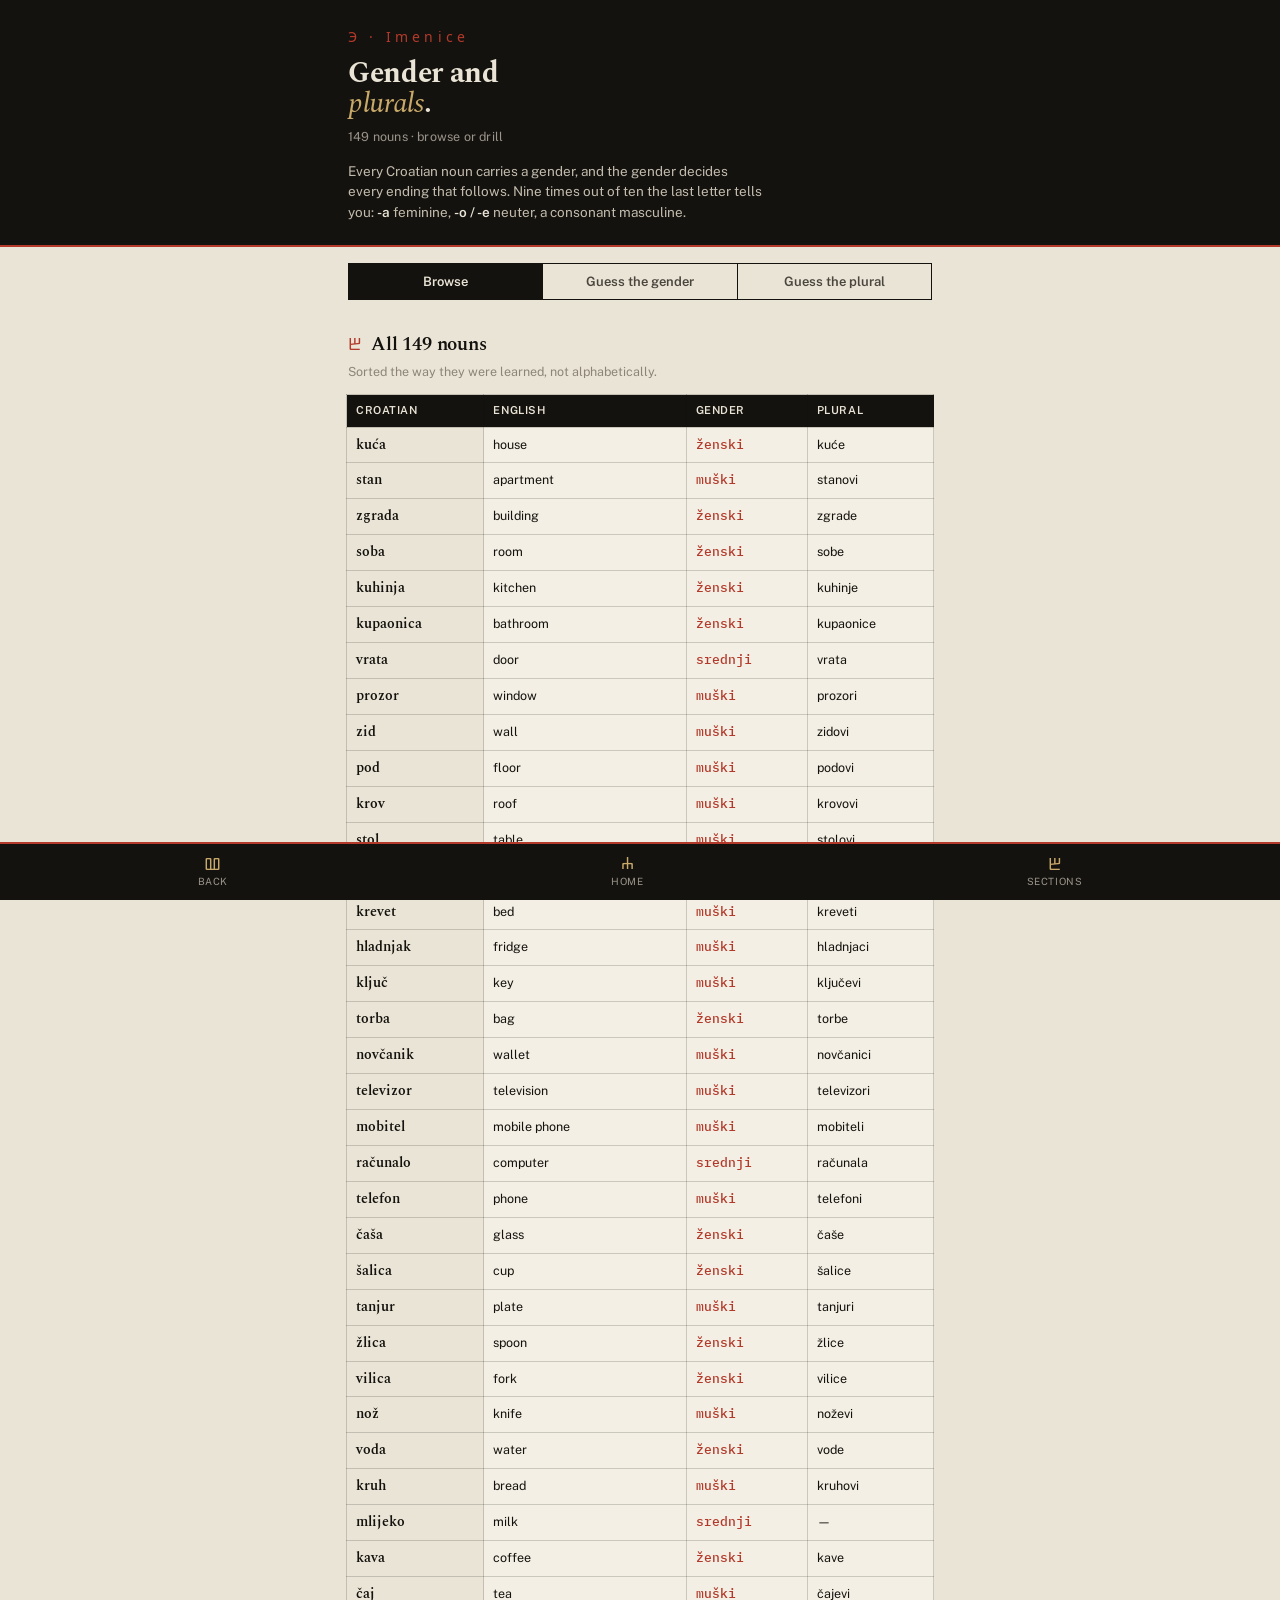
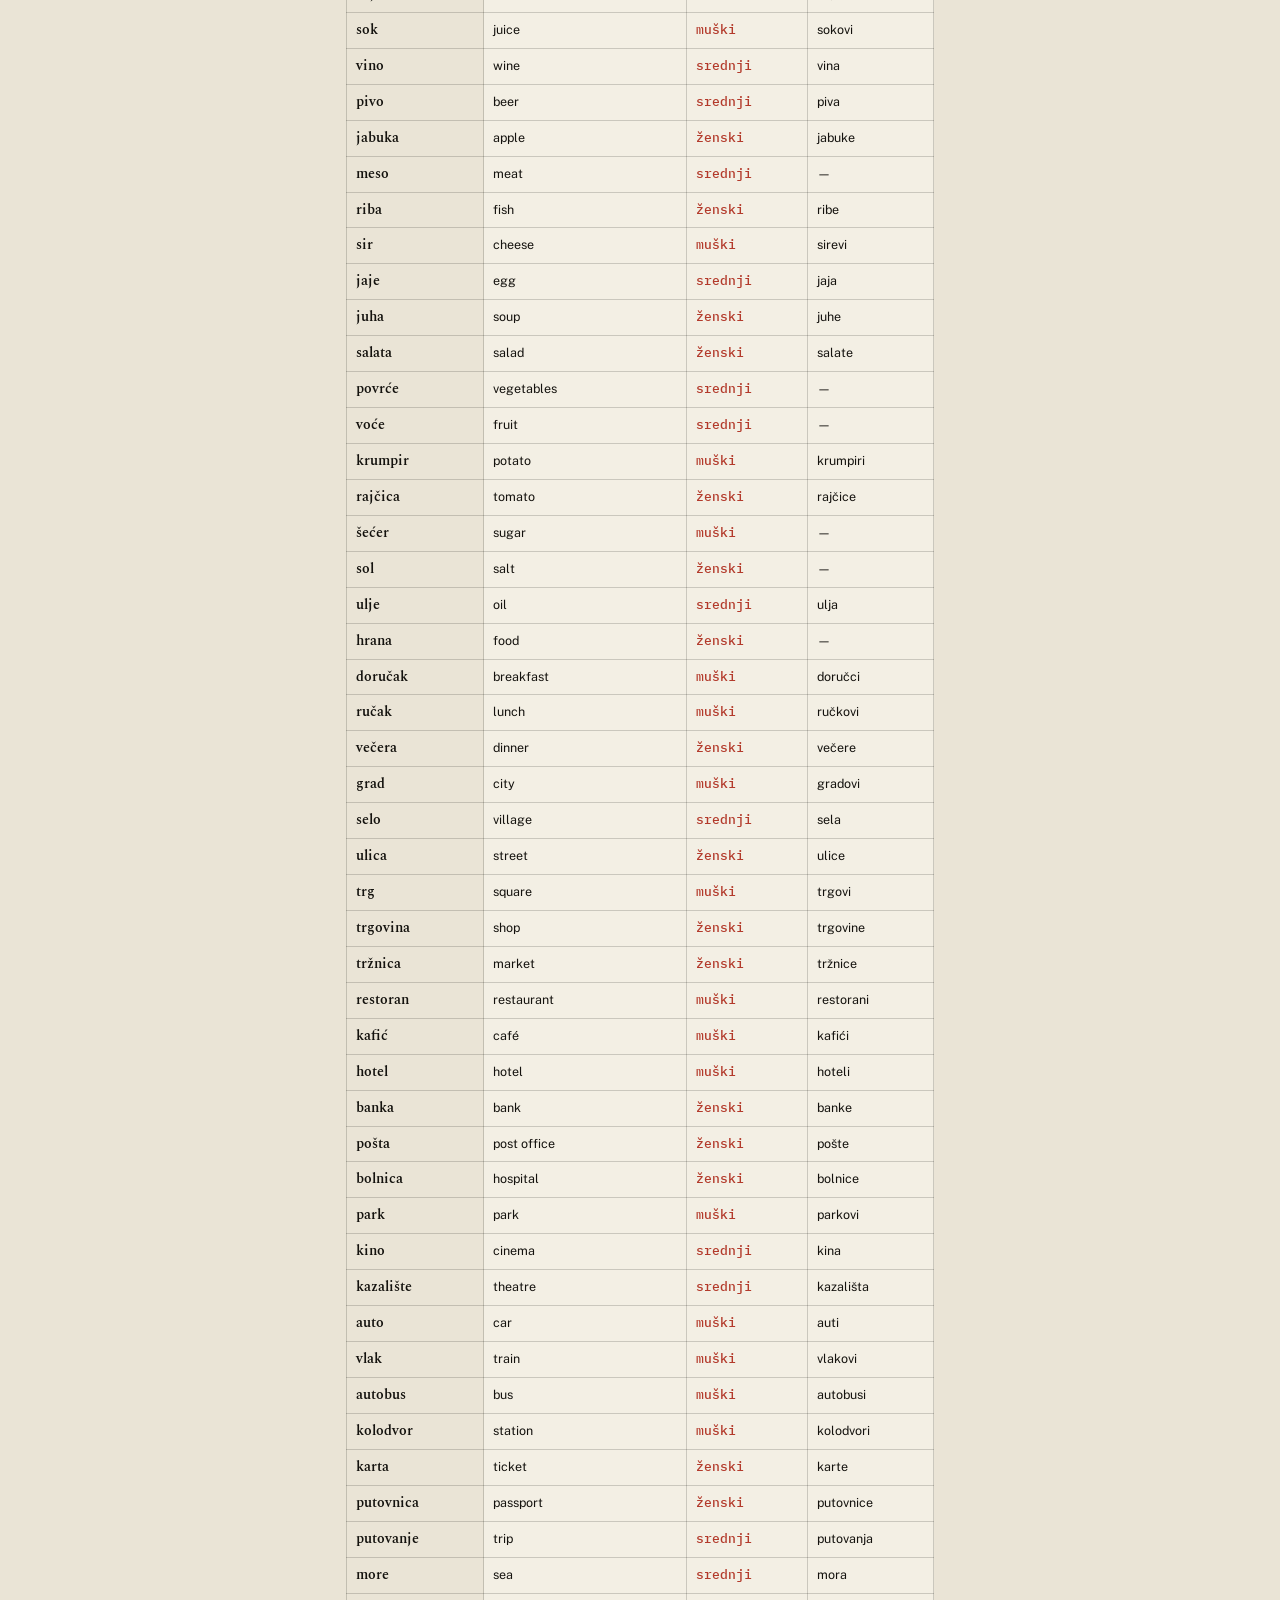
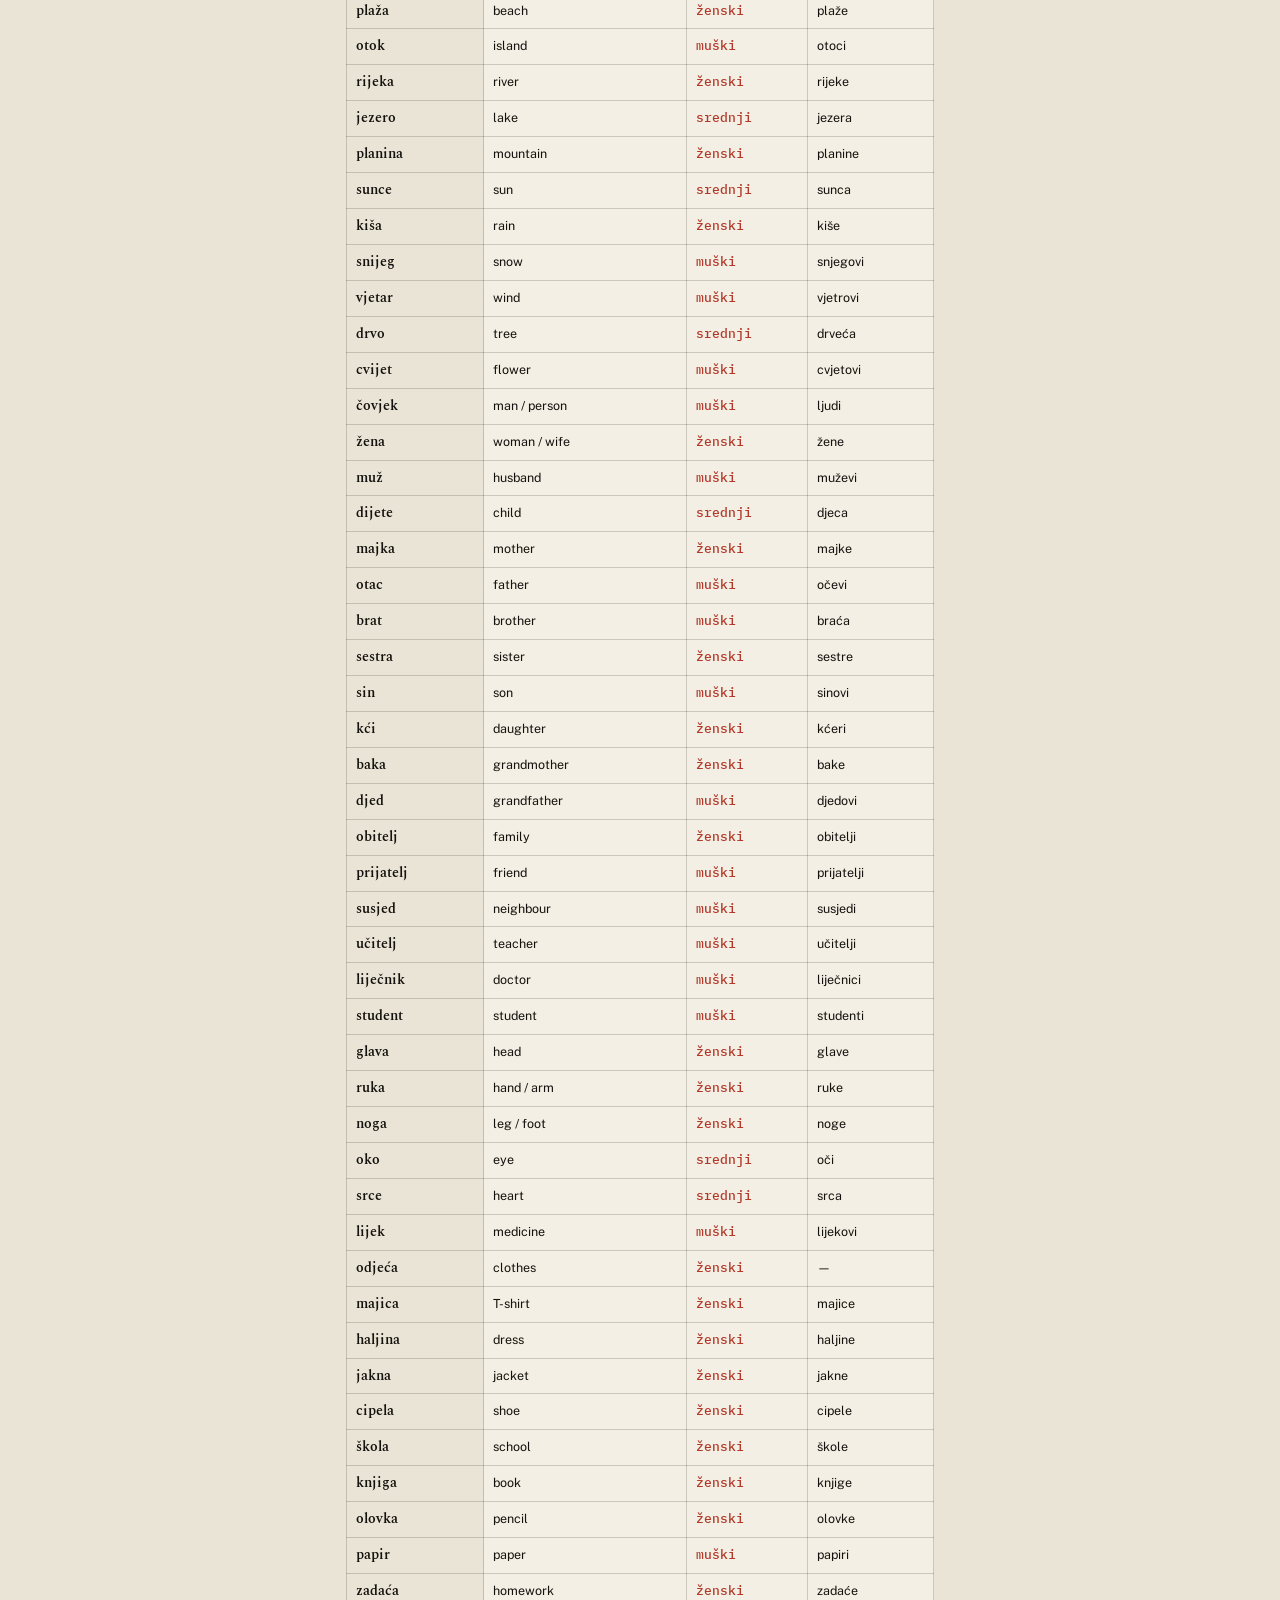
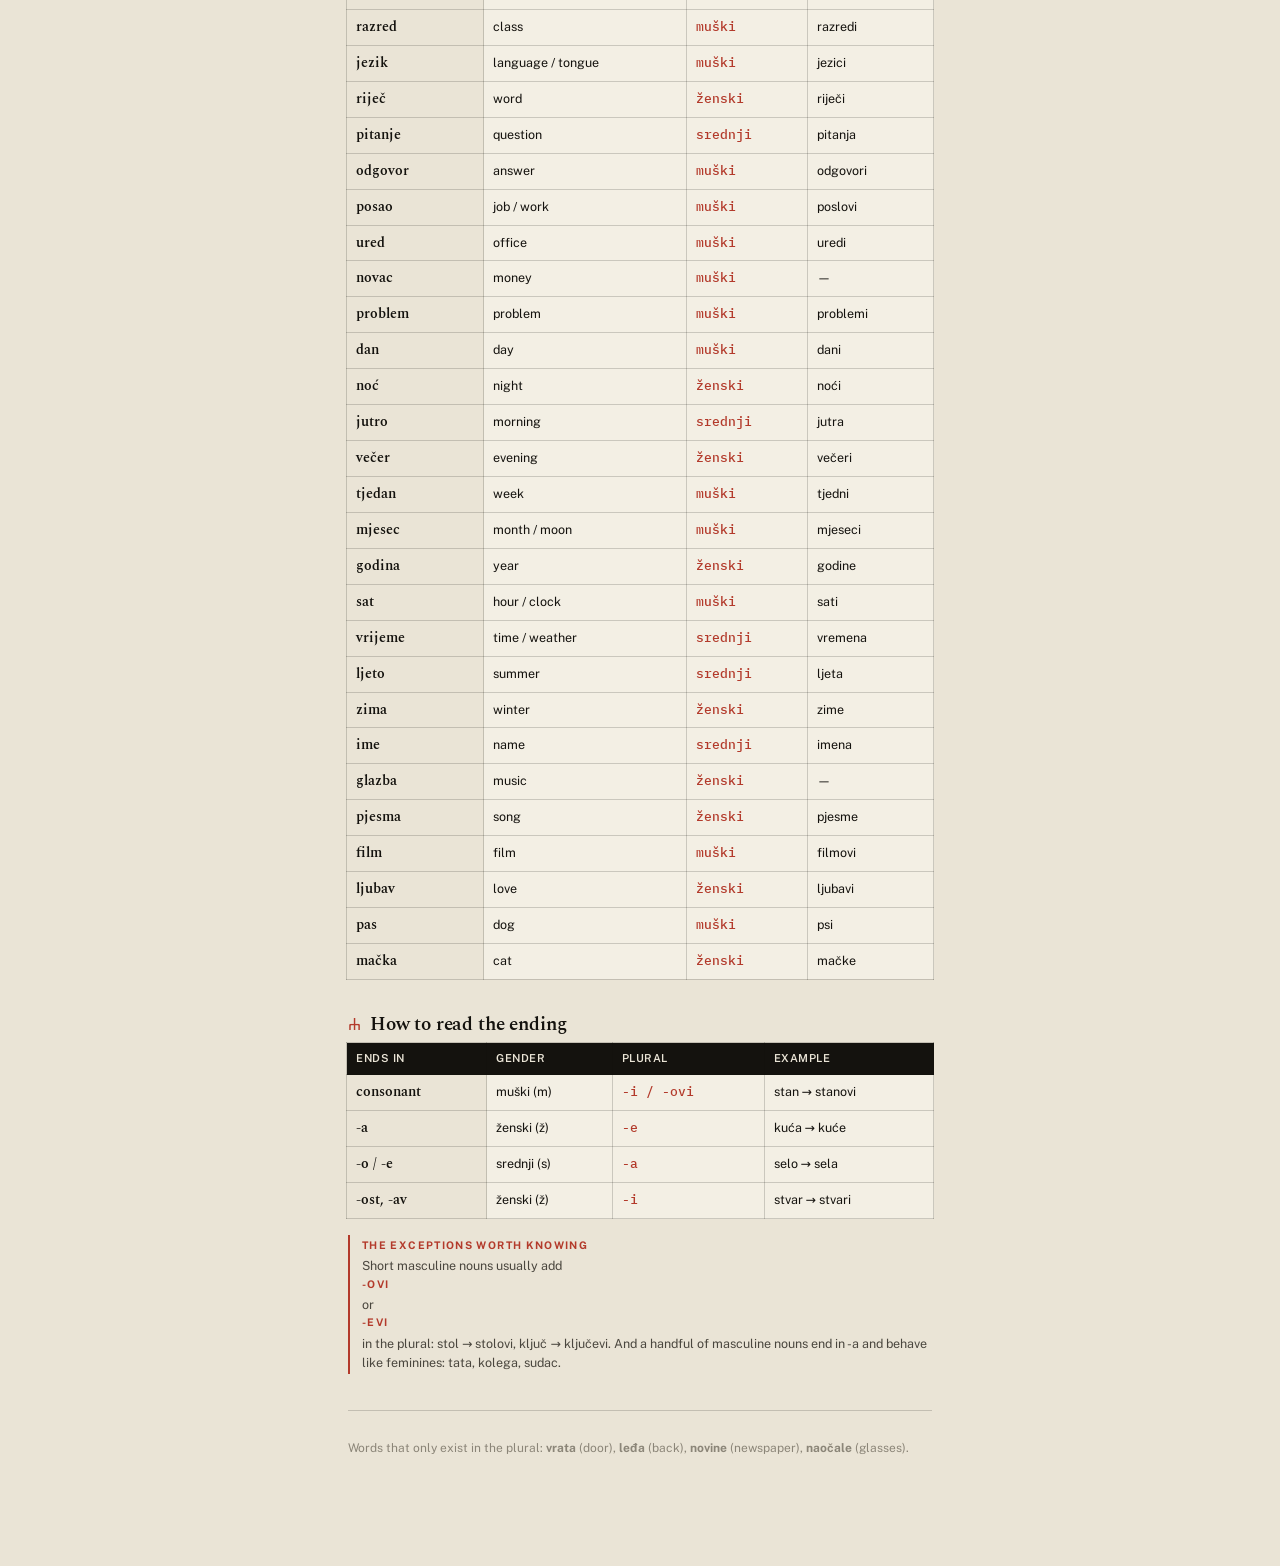
<file: imenice.html>
<!DOCTYPE html>
<html lang="en">
<head>
<meta charset="UTF-8">
<meta name="viewport" content="width=device-width, initial-scale=1.0">
<title>Nouns — Croatian</title>
<link rel="manifest" href="manifest.json">
<meta name="theme-color" content="#14120E">
<link rel="apple-touch-icon" href="icon-192.png">
<meta name="apple-mobile-web-app-capable" content="yes">
<meta name="apple-mobile-web-app-status-bar-style" content="black-translucent">
<meta name="apple-mobile-web-app-title" content="Croatian">
<link rel="preconnect" href="https://fonts.googleapis.com">
<link rel="preconnect" href="https://fonts.gstatic.com" crossorigin>
<link href="https://fonts.googleapis.com/css2?family=Spectral:ital,wght@0,400;0,600;0,700;1,400;1,600&family=Public+Sans:wght@400;500;600&family=IBM+Plex+Mono:wght@400;500&family=Noto+Sans+Glagolitic&display=swap" rel="stylesheet">
<link rel="stylesheet" href="theme.css">
</head>
<body>

<div class="pagehead">
  <div class="wrap">
    <div class="glagstrip">Ⰵ · Imenice</div>
    <h1>Gender and<br><em>plurals</em>.</h1>
    <p class="sub">149 nouns · browse or drill</p>
    <p class="lede">Every Croatian noun carries a gender, and the gender decides every ending that follows. Nine times out of ten the last letter tells you: <b>-a</b> feminine, <b>-o / -e</b> neuter, a consonant masculine.</p>
  </div>
</div>
<div class="headrule"></div>

<div class="wrap">

  <div class="seg" id="mode">
    <button class="on" data-m="browse">Browse</button>
    <button data-m="gender">Guess the gender</button>
    <button data-m="plural">Guess the plural</button>
  </div>

  <div id="view"></div>

  <div class="sec" id="ref">
    <h2><span class="glag">Ⰰ</span>How to read the ending</h2>
    <div class="scroll">
      <table>
        <thead><tr><th>Ends in</th><th>Gender</th><th>Plural</th><th>Example</th></tr></thead>
        <tbody>
          <tr><th>consonant</th><td>muški (m)</td><td><span class="end">-i / -ovi</span></td><td>stan → stanovi</td></tr>
          <tr><th>-a</th><td>ženski (ž)</td><td><span class="end">-e</span></td><td>kuća → kuće</td></tr>
          <tr><th>-o / -e</th><td>srednji (s)</td><td><span class="end">-a</span></td><td>selo → sela</td></tr>
          <tr><th>-ost, -av</th><td>ženski (ž)</td><td><span class="end">-i</span></td><td>stvar → stvari</td></tr>
        </tbody>
      </table>
    </div>
    <div class="tip"><b>The exceptions worth knowing</b>Short masculine nouns usually add <b>-ovi</b> or <b>-evi</b> in the plural: stol → stolovi, ključ → ključevi. And a handful of masculine nouns end in -a and behave like feminines: tata, kolega, sudac.</div>
  </div>

  <footer class="pagefoot">
    <p>Words that only exist in the plural: <b>vrata</b> (door), <b>leđa</b> (back), <b>novine</b> (newspaper), <b>naočale</b> (glasses).</p>
  </footer>
</div>

<script>
var NOUNS = [{"hr": "kuća", "en": "house", "g": "ž", "pl": "kuće"}, {"hr": "stan", "en": "apartment", "g": "m", "pl": "stanovi"}, {"hr": "zgrada", "en": "building", "g": "ž", "pl": "zgrade"}, {"hr": "soba", "en": "room", "g": "ž", "pl": "sobe"}, {"hr": "kuhinja", "en": "kitchen", "g": "ž", "pl": "kuhinje"}, {"hr": "kupaonica", "en": "bathroom", "g": "ž", "pl": "kupaonice"}, {"hr": "vrata", "en": "door", "g": "s", "pl": "vrata"}, {"hr": "prozor", "en": "window", "g": "m", "pl": "prozori"}, {"hr": "zid", "en": "wall", "g": "m", "pl": "zidovi"}, {"hr": "pod", "en": "floor", "g": "m", "pl": "podovi"}, {"hr": "krov", "en": "roof", "g": "m", "pl": "krovovi"}, {"hr": "stol", "en": "table", "g": "m", "pl": "stolovi"}, {"hr": "stolica", "en": "chair", "g": "ž", "pl": "stolice"}, {"hr": "krevet", "en": "bed", "g": "m", "pl": "kreveti"}, {"hr": "hladnjak", "en": "fridge", "g": "m", "pl": "hladnjaci"}, {"hr": "ključ", "en": "key", "g": "m", "pl": "ključevi"}, {"hr": "torba", "en": "bag", "g": "ž", "pl": "torbe"}, {"hr": "novčanik", "en": "wallet", "g": "m", "pl": "novčanici"}, {"hr": "televizor", "en": "television", "g": "m", "pl": "televizori"}, {"hr": "mobitel", "en": "mobile phone", "g": "m", "pl": "mobiteli"}, {"hr": "računalo", "en": "computer", "g": "s", "pl": "računala"}, {"hr": "telefon", "en": "phone", "g": "m", "pl": "telefoni"}, {"hr": "čaša", "en": "glass", "g": "ž", "pl": "čaše"}, {"hr": "šalica", "en": "cup", "g": "ž", "pl": "šalice"}, {"hr": "tanjur", "en": "plate", "g": "m", "pl": "tanjuri"}, {"hr": "žlica", "en": "spoon", "g": "ž", "pl": "žlice"}, {"hr": "vilica", "en": "fork", "g": "ž", "pl": "vilice"}, {"hr": "nož", "en": "knife", "g": "m", "pl": "noževi"}, {"hr": "voda", "en": "water", "g": "ž", "pl": "vode"}, {"hr": "kruh", "en": "bread", "g": "m", "pl": "kruhovi"}, {"hr": "mlijeko", "en": "milk", "g": "s", "pl": "—"}, {"hr": "kava", "en": "coffee", "g": "ž", "pl": "kave"}, {"hr": "čaj", "en": "tea", "g": "m", "pl": "čajevi"}, {"hr": "sok", "en": "juice", "g": "m", "pl": "sokovi"}, {"hr": "vino", "en": "wine", "g": "s", "pl": "vina"}, {"hr": "pivo", "en": "beer", "g": "s", "pl": "piva"}, {"hr": "jabuka", "en": "apple", "g": "ž", "pl": "jabuke"}, {"hr": "meso", "en": "meat", "g": "s", "pl": "—"}, {"hr": "riba", "en": "fish", "g": "ž", "pl": "ribe"}, {"hr": "sir", "en": "cheese", "g": "m", "pl": "sirevi"}, {"hr": "jaje", "en": "egg", "g": "s", "pl": "jaja"}, {"hr": "juha", "en": "soup", "g": "ž", "pl": "juhe"}, {"hr": "salata", "en": "salad", "g": "ž", "pl": "salate"}, {"hr": "povrće", "en": "vegetables", "g": "s", "pl": "—"}, {"hr": "voće", "en": "fruit", "g": "s", "pl": "—"}, {"hr": "krumpir", "en": "potato", "g": "m", "pl": "krumpiri"}, {"hr": "rajčica", "en": "tomato", "g": "ž", "pl": "rajčice"}, {"hr": "šećer", "en": "sugar", "g": "m", "pl": "—"}, {"hr": "sol", "en": "salt", "g": "ž", "pl": "—"}, {"hr": "ulje", "en": "oil", "g": "s", "pl": "ulja"}, {"hr": "hrana", "en": "food", "g": "ž", "pl": "—"}, {"hr": "doručak", "en": "breakfast", "g": "m", "pl": "doručci"}, {"hr": "ručak", "en": "lunch", "g": "m", "pl": "ručkovi"}, {"hr": "večera", "en": "dinner", "g": "ž", "pl": "večere"}, {"hr": "grad", "en": "city", "g": "m", "pl": "gradovi"}, {"hr": "selo", "en": "village", "g": "s", "pl": "sela"}, {"hr": "ulica", "en": "street", "g": "ž", "pl": "ulice"}, {"hr": "trg", "en": "square", "g": "m", "pl": "trgovi"}, {"hr": "trgovina", "en": "shop", "g": "ž", "pl": "trgovine"}, {"hr": "tržnica", "en": "market", "g": "ž", "pl": "tržnice"}, {"hr": "restoran", "en": "restaurant", "g": "m", "pl": "restorani"}, {"hr": "kafić", "en": "café", "g": "m", "pl": "kafići"}, {"hr": "hotel", "en": "hotel", "g": "m", "pl": "hoteli"}, {"hr": "banka", "en": "bank", "g": "ž", "pl": "banke"}, {"hr": "pošta", "en": "post office", "g": "ž", "pl": "pošte"}, {"hr": "bolnica", "en": "hospital", "g": "ž", "pl": "bolnice"}, {"hr": "park", "en": "park", "g": "m", "pl": "parkovi"}, {"hr": "kino", "en": "cinema", "g": "s", "pl": "kina"}, {"hr": "kazalište", "en": "theatre", "g": "s", "pl": "kazališta"}, {"hr": "auto", "en": "car", "g": "m", "pl": "auti"}, {"hr": "vlak", "en": "train", "g": "m", "pl": "vlakovi"}, {"hr": "autobus", "en": "bus", "g": "m", "pl": "autobusi"}, {"hr": "kolodvor", "en": "station", "g": "m", "pl": "kolodvori"}, {"hr": "karta", "en": "ticket", "g": "ž", "pl": "karte"}, {"hr": "putovnica", "en": "passport", "g": "ž", "pl": "putovnice"}, {"hr": "putovanje", "en": "trip", "g": "s", "pl": "putovanja"}, {"hr": "more", "en": "sea", "g": "s", "pl": "mora"}, {"hr": "plaža", "en": "beach", "g": "ž", "pl": "plaže"}, {"hr": "otok", "en": "island", "g": "m", "pl": "otoci"}, {"hr": "rijeka", "en": "river", "g": "ž", "pl": "rijeke"}, {"hr": "jezero", "en": "lake", "g": "s", "pl": "jezera"}, {"hr": "planina", "en": "mountain", "g": "ž", "pl": "planine"}, {"hr": "sunce", "en": "sun", "g": "s", "pl": "sunca"}, {"hr": "kiša", "en": "rain", "g": "ž", "pl": "kiše"}, {"hr": "snijeg", "en": "snow", "g": "m", "pl": "snjegovi"}, {"hr": "vjetar", "en": "wind", "g": "m", "pl": "vjetrovi"}, {"hr": "drvo", "en": "tree", "g": "s", "pl": "drveća"}, {"hr": "cvijet", "en": "flower", "g": "m", "pl": "cvjetovi"}, {"hr": "čovjek", "en": "man / person", "g": "m", "pl": "ljudi"}, {"hr": "žena", "en": "woman / wife", "g": "ž", "pl": "žene"}, {"hr": "muž", "en": "husband", "g": "m", "pl": "muževi"}, {"hr": "dijete", "en": "child", "g": "s", "pl": "djeca"}, {"hr": "majka", "en": "mother", "g": "ž", "pl": "majke"}, {"hr": "otac", "en": "father", "g": "m", "pl": "očevi"}, {"hr": "brat", "en": "brother", "g": "m", "pl": "braća"}, {"hr": "sestra", "en": "sister", "g": "ž", "pl": "sestre"}, {"hr": "sin", "en": "son", "g": "m", "pl": "sinovi"}, {"hr": "kći", "en": "daughter", "g": "ž", "pl": "kćeri"}, {"hr": "baka", "en": "grandmother", "g": "ž", "pl": "bake"}, {"hr": "djed", "en": "grandfather", "g": "m", "pl": "djedovi"}, {"hr": "obitelj", "en": "family", "g": "ž", "pl": "obitelji"}, {"hr": "prijatelj", "en": "friend", "g": "m", "pl": "prijatelji"}, {"hr": "susjed", "en": "neighbour", "g": "m", "pl": "susjedi"}, {"hr": "učitelj", "en": "teacher", "g": "m", "pl": "učitelji"}, {"hr": "liječnik", "en": "doctor", "g": "m", "pl": "liječnici"}, {"hr": "student", "en": "student", "g": "m", "pl": "studenti"}, {"hr": "glava", "en": "head", "g": "ž", "pl": "glave"}, {"hr": "ruka", "en": "hand / arm", "g": "ž", "pl": "ruke"}, {"hr": "noga", "en": "leg / foot", "g": "ž", "pl": "noge"}, {"hr": "oko", "en": "eye", "g": "s", "pl": "oči"}, {"hr": "srce", "en": "heart", "g": "s", "pl": "srca"}, {"hr": "lijek", "en": "medicine", "g": "m", "pl": "lijekovi"}, {"hr": "odjeća", "en": "clothes", "g": "ž", "pl": "—"}, {"hr": "majica", "en": "T-shirt", "g": "ž", "pl": "majice"}, {"hr": "haljina", "en": "dress", "g": "ž", "pl": "haljine"}, {"hr": "jakna", "en": "jacket", "g": "ž", "pl": "jakne"}, {"hr": "cipela", "en": "shoe", "g": "ž", "pl": "cipele"}, {"hr": "škola", "en": "school", "g": "ž", "pl": "škole"}, {"hr": "knjiga", "en": "book", "g": "ž", "pl": "knjige"}, {"hr": "olovka", "en": "pencil", "g": "ž", "pl": "olovke"}, {"hr": "papir", "en": "paper", "g": "m", "pl": "papiri"}, {"hr": "zadaća", "en": "homework", "g": "ž", "pl": "zadaće"}, {"hr": "razred", "en": "class", "g": "m", "pl": "razredi"}, {"hr": "jezik", "en": "language / tongue", "g": "m", "pl": "jezici"}, {"hr": "riječ", "en": "word", "g": "ž", "pl": "riječi"}, {"hr": "pitanje", "en": "question", "g": "s", "pl": "pitanja"}, {"hr": "odgovor", "en": "answer", "g": "m", "pl": "odgovori"}, {"hr": "posao", "en": "job / work", "g": "m", "pl": "poslovi"}, {"hr": "ured", "en": "office", "g": "m", "pl": "uredi"}, {"hr": "novac", "en": "money", "g": "m", "pl": "—"}, {"hr": "problem", "en": "problem", "g": "m", "pl": "problemi"}, {"hr": "dan", "en": "day", "g": "m", "pl": "dani"}, {"hr": "noć", "en": "night", "g": "ž", "pl": "noći"}, {"hr": "jutro", "en": "morning", "g": "s", "pl": "jutra"}, {"hr": "večer", "en": "evening", "g": "ž", "pl": "večeri"}, {"hr": "tjedan", "en": "week", "g": "m", "pl": "tjedni"}, {"hr": "mjesec", "en": "month / moon", "g": "m", "pl": "mjeseci"}, {"hr": "godina", "en": "year", "g": "ž", "pl": "godine"}, {"hr": "sat", "en": "hour / clock", "g": "m", "pl": "sati"}, {"hr": "vrijeme", "en": "time / weather", "g": "s", "pl": "vremena"}, {"hr": "ljeto", "en": "summer", "g": "s", "pl": "ljeta"}, {"hr": "zima", "en": "winter", "g": "ž", "pl": "zime"}, {"hr": "ime", "en": "name", "g": "s", "pl": "imena"}, {"hr": "glazba", "en": "music", "g": "ž", "pl": "—"}, {"hr": "pjesma", "en": "song", "g": "ž", "pl": "pjesme"}, {"hr": "film", "en": "film", "g": "m", "pl": "filmovi"}, {"hr": "ljubav", "en": "love", "g": "ž", "pl": "ljubavi"}, {"hr": "pas", "en": "dog", "g": "m", "pl": "psi"}, {"hr": "mačka", "en": "cat", "g": "ž", "pl": "mačke"}];

var GLABEL = {"m":"muški","ž":"ženski","s":"srednji"};
var GLONG  = {"m":"masculine","ž":"feminine","s":"neuter"};
var view = document.getElementById("view");
var ref  = document.getElementById("ref");
var mode = "browse";

document.querySelectorAll("#mode button").forEach(function(b){
  b.addEventListener("click", function(){
    document.querySelectorAll("#mode button").forEach(function(x){ x.classList.remove("on"); });
    b.classList.add("on");
    mode = b.dataset.m;
    ref.style.display = mode === "browse" ? "" : "none";
    if(mode === "browse") browse(); else startQuiz();
  });
});

/* ---------------- browse ---------------- */
function browse(){
  var rows = NOUNS.map(function(n){
    return '<tr><th>'+n.hr+'</th><td>'+n.en+'</td>'+
           '<td><span class="end">'+GLABEL[n.g]+'</span></td>'+
           '<td>'+n.pl+'</td></tr>';
  }).join("");
  view.innerHTML =
    '<div class="sec"><h2><span class="glag">Ⰱ</span>All '+NOUNS.length+' nouns</h2>'+
    '<p class="note">Sorted the way they were learned, not alphabetically.</p>'+
    '<div class="scroll"><table><thead><tr><th>Croatian</th><th>English</th>'+
    '<th>Gender</th><th>Plural</th></tr></thead><tbody>'+rows+'</tbody></table></div></div>';
}

/* ---------------- quiz ---------------- */
var KEYS=["A","B","C","D"], GLAG=["Ⰰ","Ⰱ","Ⰲ","Ⰳ","Ⰴ","Ⰵ","Ⰶ","Ⰷ","Ⰸ","Ⰹ"];
var round=[], idx=0, score=0, answered=false, missed=[];

function shuffle(a){a=a.slice();for(var i=a.length-1;i>0;i--){var j=Math.floor(Math.random()*(i+1));var t=a[i];a[i]=a[j];a[j]=t;}return a;}

function startQuiz(){
  var pool = NOUNS.slice();
  if(mode === "plural") pool = pool.filter(function(n){ return n.pl && n.pl !== n.hr; });
  round = shuffle(pool).slice(0,20);
  idx=0; score=0; missed=[];
  question();
}

function question(){
  answered=false;
  var n = round[idx], opts, correct;

  if(mode === "gender"){
    opts = ["m","ž","s"].map(function(g){ return GLABEL[g]+" ("+GLONG[g]+")"; });
    correct = ["m","ž","s"].indexOf(n.g);
  } else {
    var wrong = shuffle(NOUNS.filter(function(x){ return x.pl !== n.pl; })).slice(0,3).map(function(x){ return x.pl; });
    var all = shuffle([n.pl].concat(wrong));
    opts = all; correct = all.indexOf(n.pl);
  }

  view.innerHTML =
    '<div class="quizbar"><span class="count">'+(idx+1)+' / '+round.length+'</span>'+
    '<span class="score">'+score+' correct</span></div>'+
    '<div class="progress"><i style="width:'+(idx/round.length*100)+'%"></i></div>'+
    '<div class="qcard">'+
      '<p class="prompt">'+(mode==="gender" ? "Which gender?" : "What is the plural?")+'</p>'+
      '<p class="target">'+n.hr+'</p>'+
      '<p class="prompt" style="margin-top:-10px">'+n.en+'</p>'+
      '<div class="opts" id="opts"></div><div id="why"></div>'+
    '</div><div class="btnrow" id="btnrow"></div>';

  var box=document.getElementById("opts");
  opts.forEach(function(t,i){
    var b=document.createElement("button");
    b.className="opt"; b.type="button";
    b.innerHTML='<span class="key">'+KEYS[i]+'</span><span>'+t+'</span>';
    b.addEventListener("click", function(){ answer(i, correct, n); });
    box.appendChild(b);
  });
}

function answer(i, correct, n){
  if(answered) return; answered=true;
  if(i===correct) score++; else missed.push(n);
  document.querySelectorAll("#opts .opt").forEach(function(b,j){
    b.disabled=true;
    if(j===correct) b.classList.add("correct");
    else if(j===i) b.classList.add("wrong");
    else b.classList.add("dim");
  });
  document.querySelector(".score").textContent = score+" correct";
  document.getElementById("why").innerHTML =
    '<div class="why"><b>'+n.hr+'</b> — '+n.en+'. '+
    GLABEL[n.g]+' ('+GLONG[n.g]+'), plural <span class="mono">'+n.pl+'</span>.</div>';
  var row=document.getElementById("btnrow");
  row.innerHTML='<button class="btn" id="next">'+(idx+1<round.length?"Next":"See results")+'</button>';
  document.getElementById("next").addEventListener("click", next);
  document.getElementById("next").focus();
}

function next(){ idx++; if(idx<round.length) question(); else results(); }

function results(){
  var pct=Math.round(score/round.length*100);
  var review = missed.length
    ? '<h3 class="sub">What slipped</h3><ul class="talk">'+missed.map(function(n){
        return '<li><span class="hr">'+n.hr+' → '+n.pl+'</span>'+
               '<span class="en">'+n.en+' · '+GLABEL[n.g]+'</span></li>';
      }).join("")+'</ul>' : "";
  view.innerHTML='<div class="card"><div class="result">'+
    '<div class="glag">'+GLAG[Math.min(Math.floor(pct/10),9)]+'</div>'+
    '<p class="big">'+pct+'%</p><p class="of">'+score+' of '+round.length+'</p></div>'+
    review+'<div class="btnrow"><button class="btn" id="again">New round</button>'+
    '<a class="btn ghost" href="index.html">Home</a></div></div>';
  document.getElementById("again").addEventListener("click", startQuiz);
}

document.addEventListener("keydown", function(e){
  if(mode==="browse") return;
  if(!answered){
    var k=KEYS.indexOf(e.key.toUpperCase());
    var btns=document.querySelectorAll("#opts .opt");
    if(k>-1 && k<btns.length){ e.preventDefault(); btns[k].click(); }
  } else if(e.key==="Enter"||e.key===" "){
    var n=document.getElementById("next"); if(n){ e.preventDefault(); n.click(); }
  }
});

browse();
</script>
<script src="nav.js"></script>
</body>
</html>
</file>
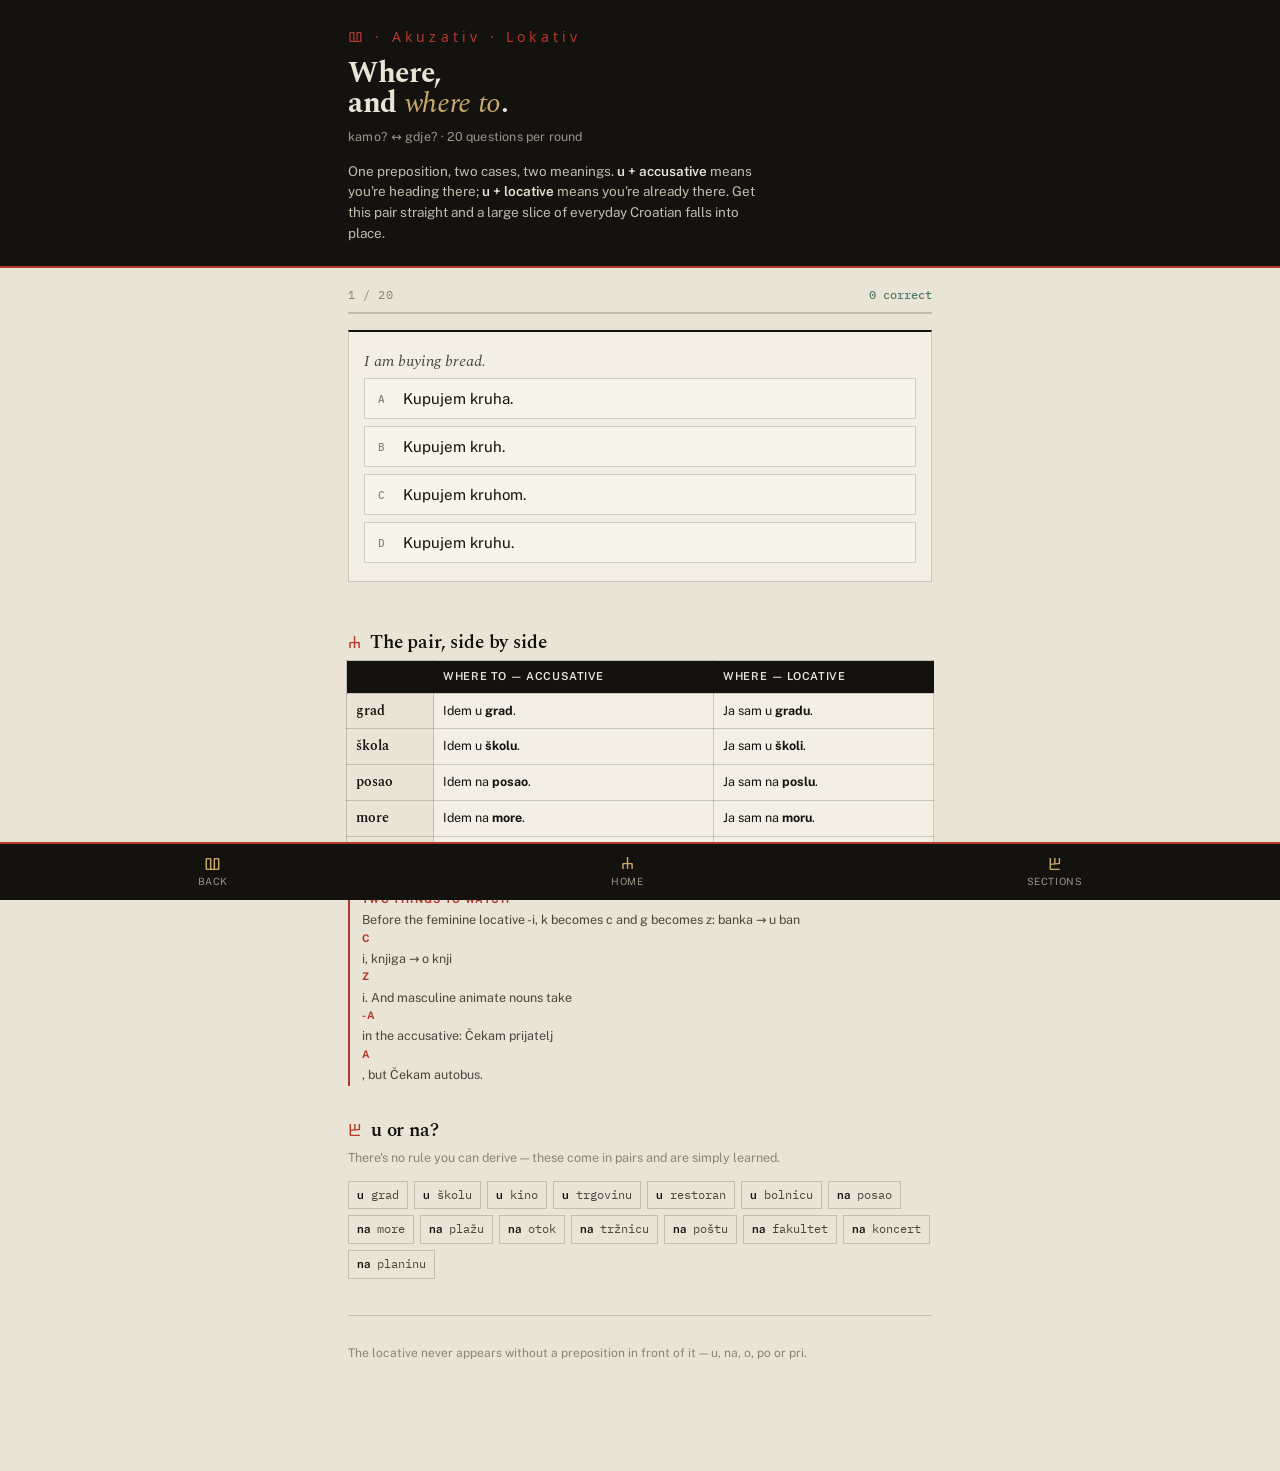
<file: padezi.html>
<!DOCTYPE html>
<html lang="en">
<head>
<meta charset="UTF-8">
<meta name="viewport" content="width=device-width, initial-scale=1.0">
<title>Where / where to — Croatian</title>
<link rel="manifest" href="manifest.json">
<meta name="theme-color" content="#14120E">
<link rel="apple-touch-icon" href="icon-192.png">
<meta name="apple-mobile-web-app-capable" content="yes">
<meta name="apple-mobile-web-app-status-bar-style" content="black-translucent">
<meta name="apple-mobile-web-app-title" content="Croatian">
<link rel="preconnect" href="https://fonts.googleapis.com">
<link rel="preconnect" href="https://fonts.gstatic.com" crossorigin>
<link href="https://fonts.googleapis.com/css2?family=Spectral:ital,wght@0,400;0,600;0,700;1,400;1,600&family=Public+Sans:wght@400;500;600&family=IBM+Plex+Mono:wght@400;500&family=Noto+Sans+Glagolitic&display=swap" rel="stylesheet">
<link rel="stylesheet" href="theme.css">
</head>
<body>

<div class="pagehead">
  <div class="wrap">
    <div class="glagstrip">Ⰲ · Akuzativ · Lokativ</div>
    <h1>Where,<br>and <em>where to</em>.</h1>
    <p class="sub">kamo? ↔ gdje? · 20 questions per round</p>
    <p class="lede">One preposition, two cases, two meanings. <b>u + accusative</b> means you're heading there; <b>u + locative</b> means you're already there. Get this pair straight and a large slice of everyday Croatian falls into place.</p>
  </div>
</div>
<div class="headrule"></div>

<div class="wrap">
  <div id="quiz"></div>

  <div class="sec">
    <h2><span class="glag">Ⰰ</span>The pair, side by side</h2>
    <div class="scroll">
      <table>
        <thead><tr><th></th><th>Where to — accusative</th><th>Where — locative</th></tr></thead>
        <tbody>
          <tr><th>grad</th><td>Idem u <b>grad</b>.</td><td>Ja sam u <b>gradu</b>.</td></tr>
          <tr><th>škola</th><td>Idem u <b>školu</b>.</td><td>Ja sam u <b>školi</b>.</td></tr>
          <tr><th>posao</th><td>Idem na <b>posao</b>.</td><td>Ja sam na <b>poslu</b>.</td></tr>
          <tr><th>more</th><td>Idem na <b>more</b>.</td><td>Ja sam na <b>moru</b>.</td></tr>
          <tr><th>plaža</th><td>Idem na <b>plažu</b>.</td><td>Ja sam na <b>plaži</b>.</td></tr>
        </tbody>
      </table>
    </div>
    <div class="tip"><b>Two things to watch</b>Before the feminine locative <span class="mono">-i</span>, k becomes c and g becomes z: banka → u ban<b>c</b>i, knjiga → o knji<b>z</b>i. And masculine animate nouns take <b>-a</b> in the accusative: Čekam prijatelj<b>a</b>, but Čekam autobus.</div>
  </div>

  <div class="sec">
    <h2><span class="glag">Ⰱ</span>u or na?</h2>
    <p class="note">There's no rule you can derive — these come in pairs and are simply learned.</p>
    <ul class="chips">
      <li><b>u</b> grad</li><li><b>u</b> školu</li><li><b>u</b> kino</li><li><b>u</b> trgovinu</li>
      <li><b>u</b> restoran</li><li><b>u</b> bolnicu</li><li><b>na</b> posao</li><li><b>na</b> more</li>
      <li><b>na</b> plažu</li><li><b>na</b> otok</li><li><b>na</b> tržnicu</li><li><b>na</b> poštu</li>
      <li><b>na</b> fakultet</li><li><b>na</b> koncert</li><li><b>na</b> planinu</li>
    </ul>
  </div>

  <footer class="pagefoot">
    <p>The locative never appears without a preposition in front of it — u, na, o, po or pri.</p>
  </footer>
</div>

<script>
window.QUIZ = {
  sections: ["Accusative", "Locative", "Both in one sentence"],
  perRound: 20,
  bank: [{"s": 2, "en": "Ivan saw Maria in the city.", "hr": [], "o": ["Ivan je vidio Mariju u gradu.", "Ivan je vidio Maria u grad.", "Ivan je vidio Mariju u grad.", "Ivan je vidio Marija u gradu."], "c": 0, "w": "<b>Mariju</b> accusative (whom he saw), <b>u gradu</b> locative (where he saw her — no motion)."}, {"s": 0, "en": "I am going to the city.", "hr": [], "o": ["Idem u grad.", "Idem u gradu.", "Idem u grada.", "Idem na grad."], "c": 0, "w": "<b>u grad</b> accusative — there is motion. For masculine inanimate nouns the accusative is identical to the nominative."}, {"s": 1, "en": "The book is on the table.", "hr": [], "o": ["Knjiga je na stolu.", "Knjiga je na stol.", "Knjigu je na stolu.", "Knjiga je na stola."], "c": 0, "w": "<b>na stolu</b> locative — position. Masculine nouns usually take <b>-u</b> in the locative."}, {"s": 0, "en": "I am putting the book on the table.", "hr": [], "o": ["Stavljam knjigu na stol.", "Stavljam knjiga na stolu.", "Stavljam knjigu na stolu.", "Stavljam knjige na stol."], "c": 0, "w": "Two accusatives: <b>knjigu</b> (object) ve <b>na stol</b> (motion). The book travels towards the table."}, {"s": 1, "en": "Djeca su u školi.", "hr": [], "o": ["The children are at school.", "The children are going to school.", "The children like school.", "The children are coming from school."], "c": 0, "w": "<b>u školi</b> locative — position. <i>u školu</i> would be 'okula gidiyorlar' instead."}, {"s": 0, "en": "The children are going to school.", "hr": [], "o": ["Djeca idu u školu.", "Djeca idu u školi.", "Djeca idu u škola.", "Djeca idu na školi."], "c": 0, "w": "<b>u školu</b> accusative — motion. Feminine nouns take <b>-u</b> in the accusative."}, {"s": 1, "en": "We are talking about the film.", "hr": [], "o": ["Razgovaramo o filmu.", "Razgovaramo o film.", "Razgovaramo za film.", "Razgovaramo o filma."], "c": 0, "w": "<b>o</b> (about) always takes the locative."}, {"s": 2, "en": "I am drinking coffee in the café.", "hr": [], "o": ["Pijem kavu u kafiću.", "Pijem kava u kafić.", "Pijem kavu u kafić.", "Pijem kavom u kafiću."], "c": 0, "w": "<b>kavu</b> accusative (what), <b>u kafiću</b> locative (where). The two often appear in the same sentence."}, {"s": 0, "en": "Idemo na plažu.", "hr": [], "o": ["We are going to the beach.", "We are at the beach.", "We like the beach.", "We are coming back from the beach."], "c": 0, "w": "<b>na plažu</b> accusative — motion. For position you'd say <i>na plaži</i>."}, {"s": 1, "en": "They are on the beach.", "hr": [], "o": ["Oni su na plaži.", "Oni su na plažu.", "Oni su na plaža.", "Oni su u plažu."], "c": 0, "w": "<b>na plaži</b> locative. Feminine nouns take <b>-i</b> in the locative."}, {"s": 1, "en": "He works in Zagreb.", "hr": [], "o": ["On radi u Zagrebu.", "On radi u Zagreb.", "On radi na Zagrebu.", "On radi u Zagreba."], "c": 0, "w": "<b>u Zagrebu</b> locative — the place where he works. City names decline too."}, {"s": 0, "en": "We are travelling to Zagreb.", "hr": [], "o": ["Putujemo u Zagreb.", "Putujemo u Zagrebu.", "Putujemo na Zagreb.", "Putujemo u Zagreba."], "c": 0, "w": "<b>u Zagreb</b> accusative — motion towards a destination. Compare: <i>u Zagrebu</i> (I am there)."}, {"s": 0, "en": "I am waiting for my friend.", "hr": [], "o": ["Čekam prijatelja.", "Čekam prijatelj.", "Čekam prijatelju.", "Čekam prijateljem."], "c": 0, "w": "<b>prijatelja</b> accusative. Masculine <b>animate</b> nouns take <b>-a</b> in the accusative."}, {"s": 1, "en": "Ona misli o poslu.", "hr": [], "o": ["She is thinking about the job.", "She is going to work.", "She is at work.", "She likes her job."], "c": 0, "w": "<b>o poslu</b> locative. <i>posao</i> loses its a when it declines: posao → poslu."}, {"s": 1, "en": "We live in Croatia.", "hr": [], "o": ["Živimo u Hrvatskoj.", "Živimo u Hrvatsku.", "Živimo u Hrvatska.", "Živimo na Hrvatskoj."], "c": 0, "w": "<b>u Hrvatskoj</b> locative. Akuzativi <i>u Hrvatsku</i> olurdu (I am going there)."}, {"s": 0, "en": "I see the sea.", "hr": [], "o": ["Vidim more.", "Vidim moru.", "Vidim mora.", "Vidim morem."], "c": 0, "w": "<b>more</b> accusative. For neuter nouns the accusative is identical to the nominative."}, {"s": 0, "en": "Stavljam ključ u torbu.", "hr": [], "o": ["I am putting the key in the bag.", "The key is in the bag.", "I am looking for the key in the bag.", "I am taking the key out of the bag."], "c": 0, "w": "<b>u torbu</b> accusative — the key moves into the bag."}, {"s": 2, "en": "Maria is reading a book in the room.", "hr": [], "o": ["Maria čita knjigu u sobi.", "Maria čita knjiga u sobu.", "Maria čita knjigu u sobu.", "Maria čita knjizi u sobi."], "c": 0, "w": "<b>knjigu</b> accusative (what), <b>u sobi</b> locative (where)."}, {"s": 0, "en": "I am going to work.", "hr": [], "o": ["Idem na posao.", "Idem na poslu.", "Idem u posao.", "Idem na posla."], "c": 0, "w": "<b>na posao</b> accusative — motion towards work. Work takes <b>na</b>, not u."}, {"s": 1, "en": "I am at work.", "hr": [], "o": ["Ja sam na poslu.", "Ja sam na posao.", "Ja sam u poslu.", "Ja sam na posla."], "c": 0, "w": "<b>na poslu</b> locative — position. This pairs with the previous question."}, {"s": 1, "en": "She is in the bank.", "hr": [], "o": ["Ona je u banci.", "Ona je u banku.", "Ona je u banki.", "Ona je u banka."], "c": 0, "w": "<b>u banci</b> — dikkat! In the locative <b>k</b> becomes <b>c</b>: banka → banci."}, {"s": 0, "en": "I am going to the bank.", "hr": [], "o": ["Idem u banku.", "Idem u banci.", "Idem u banka.", "Idem na banku."], "c": 0, "w": "<b>u banku</b> accusative — motion. No sound change in the accusative: banka → banku."}, {"s": 0, "en": "We are going to the island.", "hr": [], "o": ["Idemo na otok.", "Idemo na otoku.", "Idemo u otok.", "Idemo na otoka."], "c": 0, "w": "<b>na otok</b> accusative. Islands take <b>na</b>, not u."}, {"s": 1, "en": "We are on the island.", "hr": [], "o": ["Mi smo na otoku.", "Mi smo na otok.", "Mi smo u otoku.", "Mi smo na otoka."], "c": 0, "w": "<b>na otoku</b> locative — position."}, {"s": 1, "en": "He lives in Rijeka.", "hr": [], "o": ["On živi u Rijeci.", "On živi u Rijeku.", "On živi u Rijeki.", "On živi u Rijeka."], "c": 0, "w": "<b>u Rijeci</b> — in the locative <b>k → c</b>: Rijeka → Rijeci."}, {"s": 0, "en": "I am travelling to Rijeka.", "hr": [], "o": ["Putujem u Rijeku.", "Putujem u Rijeci.", "Putujem u Rijeka.", "Putujem na Rijeku."], "c": 0, "w": "<b>u Rijeku</b> accusative — motion, and no sound change."}, {"s": 0, "en": "I am buying bread.", "hr": [], "o": ["Kupujem kruh.", "Kupujem kruha.", "Kupujem kruhu.", "Kupujem kruhom."], "c": 0, "w": "<b>kruh</b> accusative. Masculine <b>inanimate</b> nouns don't change in the accusative."}, {"s": 2, "en": "I am buying bread at the market.", "hr": [], "o": ["Kupujem kruh na tržnici.", "Kupujem kruh na tržnicu.", "Kupujem kruha na tržnici.", "Kupujem kruh u tržnicu."], "c": 0, "w": "<b>kruh</b> accusative (object), <b>na tržnici</b> locative (where I am buying it)."}, {"s": 0, "en": "We are going to the market.", "hr": [], "o": ["Idemo na tržnicu.", "Idemo na tržnici.", "Idemo u tržnicu.", "Idemo na tržnica."], "c": 0, "w": "<b>na tržnicu</b> accusative — motion. Markets take <b>na</b>."}, {"s": 1, "en": "She is talking about the book.", "hr": [], "o": ["Ona govori o knjizi.", "Ona govori o knjigi.", "Ona govori o knjigu.", "Ona govori o knjiga."], "c": 0, "w": "<b>o knjizi</b> — in the locative <b>g</b> becomes <b>z</b>: knjiga → knjizi."}, {"s": 0, "en": "I am reading a book.", "hr": [], "o": ["Čitam knjigu.", "Čitam knjiga.", "Čitam knjizi.", "Čitam knjigom."], "c": 0, "w": "<b>knjigu</b> accusative — the object of the verb (what am I reading)."}, {"s": 1, "en": "The cat is in the kitchen.", "hr": [], "o": ["Mačka je u kuhinji.", "Mačka je u kuhinju.", "Mačka je u kuhinja.", "Mačku je u kuhinji."], "c": 0, "w": "<b>u kuhinji</b> locative — position."}, {"s": 0, "en": "The cat is going into the kitchen.", "hr": [], "o": ["Mačka ide u kuhinju.", "Mačka ide u kuhinji.", "Mačka ide u kuhinja.", "Mačka ide na kuhinju."], "c": 0, "w": "<b>u kuhinju</b> accusative — motion into the kitchen."}, {"s": 0, "en": "I love my sister.", "hr": [], "o": ["Volim svoju sestru.", "Volim svoja sestra.", "Volim svojoj sestri.", "Volim svoje sestre."], "c": 0, "w": "<b>sestru</b> accusative (whom I love). The pronoun agrees too: <i>svoju</i>."}, {"s": 1, "en": "We are talking about my sister.", "hr": [], "o": ["Govorimo o sestri.", "Govorimo o sestru.", "Govorimo o sestra.", "Govorimo za sestru."], "c": 0, "w": "<b>o sestri</b> locative — <i>o</i> takes the locative."}, {"s": 1, "en": "He is in the restaurant.", "hr": [], "o": ["On je u restoranu.", "On je u restoran.", "On je u restorana.", "On je na restoranu."], "c": 0, "w": "<b>u restoranu</b> locative — position."}, {"s": 0, "en": "He is going into the restaurant.", "hr": [], "o": ["On ide u restoran.", "On ide u restoranu.", "On ide u restorana.", "On ide na restoran."], "c": 0, "w": "<b>u restoran</b> accusative — motion."}, {"s": 0, "en": "I am watching a film.", "hr": [], "o": ["Gledam film.", "Gledam filmu.", "Gledam filma.", "Gledam filmom."], "c": 0, "w": "<b>film</b> accusative — masculine inanimate, identical to the nominative."}, {"s": 1, "en": "We are at the cinema.", "hr": [], "o": ["Mi smo u kinu.", "Mi smo u kino.", "Mi smo u kina.", "Mi smo na kinu."], "c": 0, "w": "<b>u kinu</b> locative. <i>kino</i> is neuter: locative <i>kinu</i>."}, {"s": 0, "en": "We are going to the cinema.", "hr": [], "o": ["Idemo u kino.", "Idemo u kinu.", "Idemo u kina.", "Idemo na kino."], "c": 0, "w": "<b>u kino</b> accusative. For neuter nouns the accusative equals the nominative: kino → kino."}, {"s": 1, "en": "The children are playing in the park.", "hr": [], "o": ["Djeca se igraju u parku.", "Djeca se igraju u park.", "Djeca se igraju u parka.", "Djeca se igraju na park."], "c": 0, "w": "<b>u parku</b> locative — the playing happens in the park; nothing moves towards it."}, {"s": 0, "en": "The children are going to the park.", "hr": [], "o": ["Djeca idu u park.", "Djeca idu u parku.", "Djeca idu u parka.", "Djeca idu na parku."], "c": 0, "w": "<b>u park</b> accusative — motion."}, {"s": 0, "en": "I drink water.", "hr": [], "o": ["Pijem vodu.", "Pijem voda.", "Pijem vodi.", "Pijem vodom."], "c": 0, "w": "<b>vodu</b> accusative — the object."}, {"s": 1, "en": "Voda je u čaši.", "hr": [], "o": ["The water is in the glass.", "I am pouring water into the glass.", "The glass is in the water.", "There is no water in the glass."], "c": 0, "w": "<b>u čaši</b> locative — the water sits inside the glass; nothing moves."}, {"s": 1, "en": "My father is in the garden.", "hr": [], "o": ["Moj otac je u vrtu.", "Moj otac je u vrt.", "Moj otac je u vrta.", "Moj otac je na vrtu."], "c": 0, "w": "<b>u vrtu</b> locative — position."}, {"s": 0, "en": "I am calling my father.", "hr": [], "o": ["Zovem oca.", "Zovem otac.", "Zovem ocu.", "Zovem otcem."], "c": 0, "w": "<b>oca</b> accusative — masculine animate. <i>otac</i> loses its t when it declines: otac → oca."}, {"s": 1, "en": "The dog is in the house.", "hr": [], "o": ["Pas je u kući.", "Pas je u kuću.", "Pas je u kuća.", "Psa je u kući."], "c": 0, "w": "<b>u kući</b> locative — position."}, {"s": 0, "en": "I see a dog.", "hr": [], "o": ["Vidim psa.", "Vidim pas.", "Vidim psu.", "Vidim pasa."], "c": 0, "w": "<b>psa</b> accusative — masculine animate, so it takes <b>-a</b>. <i>pas</i> loses its a when it declines."}, {"s": 1, "en": "She is in the hospital.", "hr": [], "o": ["Ona je u bolnici.", "Ona je u bolnicu.", "Ona je u bolnica.", "Ona je na bolnici."], "c": 0, "w": "<b>u bolnici</b> locative — position."}, {"s": 0, "en": "I am going to the hospital.", "hr": [], "o": ["Idem u bolnicu.", "Idem u bolnici.", "Idem u bolnica.", "Idem na bolnicu."], "c": 0, "w": "<b>u bolnicu</b> accusative — motion."}, {"s": 1, "en": "We are talking about the weather.", "hr": [], "o": ["Razgovaramo o vremenu.", "Razgovaramo o vrijeme.", "Razgovaramo o vremena.", "Razgovaramo za vrijeme."], "c": 0, "w": "<b>o vremenu</b> locative. <i>vrijeme</i> changes its stem when it declines: vrijeme → vremenu."}, {"s": 1, "en": "He is on the train.", "hr": [], "o": ["On je u vlaku.", "On je u vlak.", "On je na vlaku.", "On je u vlaka."], "c": 0, "w": "<b>u vlaku</b> locative. Trains and buses take u."}, {"s": 0, "en": "We are getting on the train.", "hr": [], "o": ["Ulazimo u vlak.", "Ulazimo u vlaku.", "Ulazimo na vlak.", "Ulazimo u vlaka."], "c": 0, "w": "<b>u vlak</b> accusative — motion inwards."}, {"s": 0, "en": "I am learning Croatian.", "hr": [], "o": ["Učim hrvatski.", "Učim hrvatskom.", "Učim hrvatskog.", "Učim na hrvatski."], "c": 0, "w": "<b>hrvatski</b> accusative — the language name is the object here."}, {"s": 2, "en": "Učim hrvatski u školi.", "hr": [], "o": ["I am learning Croatian at school.", "I am going to school to learn Croatian.", "I teach Croatian at school.", "I learned Croatian at school."], "c": 0, "w": "<b>hrvatski</b> accusative (what), <b>u školi</b> locative (where)."}, {"s": 1, "en": "She is in the office.", "hr": [], "o": ["Ona je u uredu.", "Ona je u ured.", "Ona je u ureda.", "Ona je na uredu."], "c": 0, "w": "<b>u uredu</b> locative — position."}, {"s": 0, "en": "I am going to the office.", "hr": [], "o": ["Idem u ured.", "Idem u uredu.", "Idem u ureda.", "Idem na ured."], "c": 0, "w": "<b>u ured</b> accusative — motion."}, {"s": 1, "en": "They are talking about the city.", "hr": [], "o": ["Oni govore o gradu.", "Oni govore o grad.", "Oni govore o grada.", "Oni govore za grad."], "c": 0, "w": "<b>o gradu</b> locative — <i>o</i> takes the locative."}, {"s": 0, "en": "I am eating an apple.", "hr": [], "o": ["Jedem jabuku.", "Jedem jabuka.", "Jedem jabuci.", "Jedem jabukom."], "c": 0, "w": "<b>jabuku</b> accusative — the object."}, {"s": 1, "en": "Jabuka je na stolu.", "hr": [], "o": ["The apple is on the table.", "I am putting the apple on the table.", "The apple fell off the table.", "There is no apple on the table."], "c": 0, "w": "<b>na stolu</b> locative — the apple sits on the table."}, {"s": 0, "en": "We are going to the seaside.", "hr": [], "o": ["Idemo na more.", "Idemo na moru.", "Idemo u more.", "Idemo na mora."], "c": 0, "w": "<b>na more</b> accusative — motion. For neuter nouns the accusative equals the nominative."}, {"s": 1, "en": "We are at the seaside.", "hr": [], "o": ["Mi smo na moru.", "Mi smo na more.", "Mi smo u moru.", "Mi smo na mora."], "c": 0, "w": "<b>na moru</b> locative — position. Neuter nouns take <b>-u</b> in the locative."}, {"s": 1, "en": "She is at the university.", "hr": [], "o": ["Ona je na fakultetu.", "Ona je na fakultet.", "Ona je u fakultetu.", "Ona je na fakulteta."], "c": 0, "w": "<b>na fakultetu</b> locative. University takes <b>na</b>."}, {"s": 0, "en": "She is going to the university.", "hr": [], "o": ["Ona ide na fakultet.", "Ona ide na fakultetu.", "Ona ide u fakultet.", "Ona ide na fakulteta."], "c": 0, "w": "<b>na fakultet</b> accusative — motion."}, {"s": 0, "en": "I am waiting for the bus.", "hr": [], "o": ["Čekam autobus.", "Čekam autobusu.", "Čekam autobusa.", "Čekam autobusom."], "c": 0, "w": "<b>autobus</b> accusative — masculine inanimate, so it does not change."}, {"s": 1, "en": "I am on the bus.", "hr": [], "o": ["Ja sam u autobusu.", "Ja sam u autobus.", "Ja sam na autobusu.", "Ja sam u autobusa."], "c": 0, "w": "<b>u autobusu</b> locative — position."}, {"s": 1, "en": "The keys are in the bag.", "hr": [], "o": ["Ključevi su u torbi.", "Ključevi su u torbu.", "Ključevi su u torba.", "Ključeve su u torbi."], "c": 0, "w": "<b>u torbi</b> locative — position."}, {"s": 0, "en": "I am looking for the key.", "hr": [], "o": ["Tražim ključ.", "Tražim ključu.", "Tražim ključa.", "Tražim ključem."], "c": 0, "w": "<b>ključ</b> accusative — masculine inanimate, so it does not change."}, {"s": 1, "en": "We are talking about music.", "hr": [], "o": ["Razgovaramo o glazbi.", "Razgovaramo o glazbu.", "Razgovaramo o glazba.", "Razgovaramo za glazbu."], "c": 0, "w": "<b>o glazbi</b> locative — <i>o</i> takes the locative."}, {"s": 0, "en": "I am listening to music.", "hr": [], "o": ["Slušam glazbu.", "Slušam glazba.", "Slušam glazbi.", "Slušam o glazbi."], "c": 0, "w": "<b>glazbu</b> accusative — the object. Same logic as the English direct object."}, {"s": 1, "en": "He is in the hotel.", "hr": [], "o": ["On je u hotelu.", "On je u hotel.", "On je u hotela.", "On je na hotelu."], "c": 0, "w": "<b>u hotelu</b> locative — position."}, {"s": 0, "en": "We are going to the hotel.", "hr": [], "o": ["Idemo u hotel.", "Idemo u hotelu.", "Idemo u hotela.", "Idemo na hotel."], "c": 0, "w": "<b>u hotel</b> accusative — motion."}, {"s": 0, "en": "I know your brother.", "hr": [], "o": ["Poznajem tvog brata.", "Poznajem tvoj brat.", "Poznajem tvom bratu.", "Poznajem tvoga brate."], "c": 0, "w": "<b>brata</b> accusative — masculine animate, so it takes <b>-a</b>. The adjective agrees too: <i>tvog</i>."}, {"s": 1, "en": "Govorimo o bratu.", "hr": [], "o": ["We are talking about my brother.", "We are talking to my brother.", "My brother is talking.", "We are looking for my brother."], "c": 0, "w": "<b>o bratu</b> locative. Note: for “with my brother” it would be <i>s bratom</i> (instrumental) instead."}, {"s": 1, "en": "The child is in the room.", "hr": [], "o": ["Dijete je u sobi.", "Dijete je u sobu.", "Dijete je u soba.", "Dijete je na sobi."], "c": 0, "w": "<b>u sobi</b> locative — position."}, {"s": 0, "en": "I see the child.", "hr": [], "o": ["Vidim dijete.", "Vidim djetetu.", "Vidim djeteta.", "Vidim djecu."], "c": 0, "w": "<b>dijete</b> accusative — neuter, identical to the nominative."}, {"s": 0, "en": "She is going to the post office.", "hr": [], "o": ["Ona ide na poštu.", "Ona ide na pošti.", "Ona ide u poštu.", "Ona ide na pošta."], "c": 0, "w": "<b>na poštu</b> accusative — motion. The post office takes <b>na</b>."}, {"s": 1, "en": "She is at the post office.", "hr": [], "o": ["Ona je na pošti.", "Ona je na poštu.", "Ona je u pošti.", "Ona je na pošta."], "c": 0, "w": "<b>na pošti</b> locative — position."}, {"s": 0, "en": "We are going to the mountain.", "hr": [], "o": ["Idemo na planinu.", "Idemo na planini.", "Idemo u planinu.", "Idemo na planina."], "c": 0, "w": "<b>na planinu</b> accusative — motion."}, {"s": 1, "en": "We are on the mountain.", "hr": [], "o": ["Mi smo na planini.", "Mi smo na planinu.", "Mi smo u planini.", "Mi smo na planina."], "c": 0, "w": "<b>na planini</b> locative — position."}, {"s": 0, "en": "I am writing a letter.", "hr": [], "o": ["Pišem pismo.", "Pišem pismu.", "Pišem pisma.", "Pišem pismom."], "c": 0, "w": "<b>pismo</b> accusative — neuter, unchanged."}, {"s": 1, "en": "Pismo je u torbi.", "hr": [], "o": ["The letter is in the bag.", "I am putting the letter in the bag.", "The bag is on the letter.", "The letter is not in the bag."], "c": 0, "w": "<b>u torbi</b> locative — the letter sits inside the bag."}, {"s": 1, "en": "He is in the shop.", "hr": [], "o": ["On je u trgovini.", "On je u trgovinu.", "On je u trgovina.", "On je na trgovini."], "c": 0, "w": "<b>u trgovini</b> locative — position."}, {"s": 0, "en": "He is going into the shop.", "hr": [], "o": ["On ide u trgovinu.", "On ide u trgovini.", "On ide u trgovina.", "On ide na trgovinu."], "c": 0, "w": "<b>u trgovinu</b> accusative — motion."}, {"s": 1, "en": "We are talking about the family.", "hr": [], "o": ["Razgovaramo o obitelji.", "Razgovaramo o obitelj.", "Razgovaramo o obitelju.", "Razgovaramo za obitelj."], "c": 0, "w": "<b>o obitelji</b> locative. <i>obitelj</i> is a feminine noun ending in a consonant."}, {"s": 0, "en": "I love my family.", "hr": [], "o": ["Volim svoju obitelj.", "Volim svoju obitelji.", "Volim svoja obitelj.", "Volim svojoj obitelji."], "c": 0, "w": "<b>obitelj</b> accusative — feminine nouns of this type do not change in the accusative."}, {"s": 1, "en": "She is in Split.", "hr": [], "o": ["Ona je u Splitu.", "Ona je u Split.", "Ona je u Splita.", "Ona je na Splitu."], "c": 0, "w": "<b>u Splitu</b> locative — position."}, {"s": 0, "en": "We are going to Split.", "hr": [], "o": ["Idemo u Split.", "Idemo u Splitu.", "Idemo u Splita.", "Idemo na Split."], "c": 0, "w": "<b>u Split</b> accusative — motion."}, {"s": 0, "en": "I am drinking tea.", "hr": [], "o": ["Pijem čaj.", "Pijem čaju.", "Pijem čaja.", "Pijem čajem."], "c": 0, "w": "<b>čaj</b> accusative — masculine inanimate, so it does not change."}, {"s": 1, "en": "Čaj je u šalici.", "hr": [], "o": ["The tea is in the cup.", "I am pouring tea into the cup.", "The cup is next to the tea.", "The tea is cold."], "c": 0, "w": "<b>u šalici</b> locative — the tea sits inside the cup."}, {"s": 1, "en": "She is at the concert.", "hr": [], "o": ["Ona je na koncertu.", "Ona je na koncert.", "Ona je u koncertu.", "Ona je na koncerta."], "c": 0, "w": "<b>na koncertu</b> locative. Events take <b>na</b>."}, {"s": 0, "en": "We are going to the concert.", "hr": [], "o": ["Idemo na koncert.", "Idemo na koncertu.", "Idemo u koncert.", "Idemo na koncerta."], "c": 0, "w": "<b>na koncert</b> accusative — motion."}, {"s": 0, "en": "I am cooking fish.", "hr": [], "o": ["Kuham ribu.", "Kuham riba.", "Kuham ribi.", "Kuham ribom."], "c": 0, "w": "<b>ribu</b> accusative — the object."}, {"s": 1, "en": "Riba je u moru.", "hr": [], "o": ["The fish is in the sea.", "I am throwing the fish into the sea.", "The sea is full of fish.", "We are eating fish by the sea."], "c": 0, "w": "<b>u moru</b> locative — the fish is inside the sea. <i>u more</i> would be hareket instead."}, {"s": 1, "en": "We are talking about the trip.", "hr": [], "o": ["Razgovaramo o putovanju.", "Razgovaramo o putovanje.", "Razgovaramo o putovanja.", "Razgovaramo za putovanje."], "c": 0, "w": "<b>o putovanju</b> locative. Neuter nouns take <b>-u</b> in the locative."}, {"s": 1, "en": "He is in Turkey.", "hr": [], "o": ["On je u Turskoj.", "On je u Tursku.", "On je u Turska.", "On je na Turskoj."], "c": 0, "w": "<b>u Turskoj</b> locative. The country name declines like an adjective."}, {"s": 0, "en": "We are travelling to Turkey.", "hr": [], "o": ["Putujemo u Tursku.", "Putujemo u Turskoj.", "Putujemo u Turska.", "Putujemo na Tursku."], "c": 0, "w": "<b>u Tursku</b> accusative — motion."}, {"s": 0, "en": "I see my mother.", "hr": [], "o": ["Vidim majku.", "Vidim majka.", "Vidim majci.", "Vidim majkom."], "c": 0, "w": "<b>majku</b> accusative — the object."}, {"s": 1, "en": "Govorimo o majci.", "hr": [], "o": ["We are talking about my mother.", "We are talking to my mother.", "My mother is talking.", "We are waiting for my mother."], "c": 0, "w": "<b>o majci</b> — in the locative <b>k → c</b>: majka → majci."}, {"s": 1, "en": "The teacher is in the classroom.", "hr": [], "o": ["Učitelj je u učionici.", "Učitelj je u učionicu.", "Učitelj je u učionica.", "Učitelj je na učionici."], "c": 0, "w": "<b>u učionici</b> locative — position."}, {"s": 0, "en": "I am looking for the teacher.", "hr": [], "o": ["Tražim učitelja.", "Tražim učitelj.", "Tražim učitelju.", "Tražim učiteljem."], "c": 0, "w": "<b>učitelja</b> accusative — masculine animate, so it takes <b>-a</b>."}, {"s": 1, "en": "We are talking about the problem.", "hr": [], "o": ["Razgovaramo o problemu.", "Razgovaramo o problem.", "Razgovaramo o problema.", "Razgovaramo za problem."], "c": 0, "w": "<b>o problemu</b> locative — <i>o</i> takes the locative."}, {"s": 0, "en": "I am opening the window.", "hr": [], "o": ["Otvaram prozor.", "Otvaram prozoru.", "Otvaram prozora.", "Otvaram prozorom."], "c": 0, "w": "<b>prozor</b> accusative — masculine inanimate, so it does not change."}, {"s": 1, "en": "The cat is on the window.", "hr": [], "o": ["Mačka je na prozoru.", "Mačka je na prozor.", "Mačka je na prozora.", "Mačka je u prozoru."], "c": 0, "w": "<b>na prozoru</b> locative — position."}, {"s": 0, "en": "Idem u sobu.", "hr": [], "o": ["I am going into the room.", "I am in the room.", "I am cleaning the room.", "I am coming out of the room."], "c": 0, "w": "<b>u sobu</b> accusative — motion into the room. <i>u sobi</i> would mean “I'm in the room”."}, {"s": 1, "en": "Ona je u sobi.", "hr": [], "o": ["She is in the room.", "She is going into the room.", "She is looking for the room.", "She likes the room."], "c": 0, "w": "<b>u sobi</b> locative — position, no motion."}, {"s": 0, "en": "I am buying a car.", "hr": [], "o": ["Kupujem auto.", "Kupujem autu.", "Kupujem auta.", "Kupujem autom."], "c": 0, "w": "<b>auto</b> accusative — unchanged."}, {"s": 1, "en": "We are in the car.", "hr": [], "o": ["Mi smo u autu.", "Mi smo u auto.", "Mi smo na autu.", "Mi smo u auta."], "c": 0, "w": "<b>u autu</b> locative — position."}, {"s": 0, "en": "I am getting into the car.", "hr": [], "o": ["Ulazim u auto.", "Ulazim u autu.", "Ulazim na auto.", "Ulazim u auta."], "c": 0, "w": "<b>u auto</b> accusative — motion inwards."}, {"s": 1, "en": "He is in the village.", "hr": [], "o": ["On je u selu.", "On je u selo.", "On je u sela.", "On je u sele."], "c": 0, "w": "<b>u selu</b> locative. Neuter nouns take <b>-u</b> in the locative: selo → selu."}, {"s": 0, "en": "We are going to the village.", "hr": [], "o": ["Idemo u selo.", "Idemo u selu.", "Idemo u sela.", "Idemo na selu."], "c": 0, "w": "<b>u selo</b> accusative — motion. For neuter nouns the accusative equals the nominative."}, {"s": 1, "en": "She is talking about the school.", "hr": [], "o": ["Ona govori o školi.", "Ona govori o školu.", "Ona govori o škola.", "Ona govori za školu."], "c": 0, "w": "<b>o školi</b> locative — <i>o</i> takes the locative."}, {"s": 0, "en": "I am eating cheese.", "hr": [], "o": ["Jedem sir.", "Jedem siru.", "Jedem sira.", "Jedem sirom."], "c": 0, "w": "<b>sir</b> accusative — masculine inanimate, so it does not change."}, {"s": 1, "en": "Sir je u hladnjaku.", "hr": [], "o": ["The cheese is in the fridge.", "I am putting the cheese in the fridge.", "The fridge is empty.", "I am taking the cheese out of the fridge."], "c": 0, "w": "<b>u hladnjaku</b> locative — the cheese sits inside the fridge."}]
};
</script>
<script src="quiz.js"></script>
<script src="nav.js"></script>
</body>
</html>
</file>
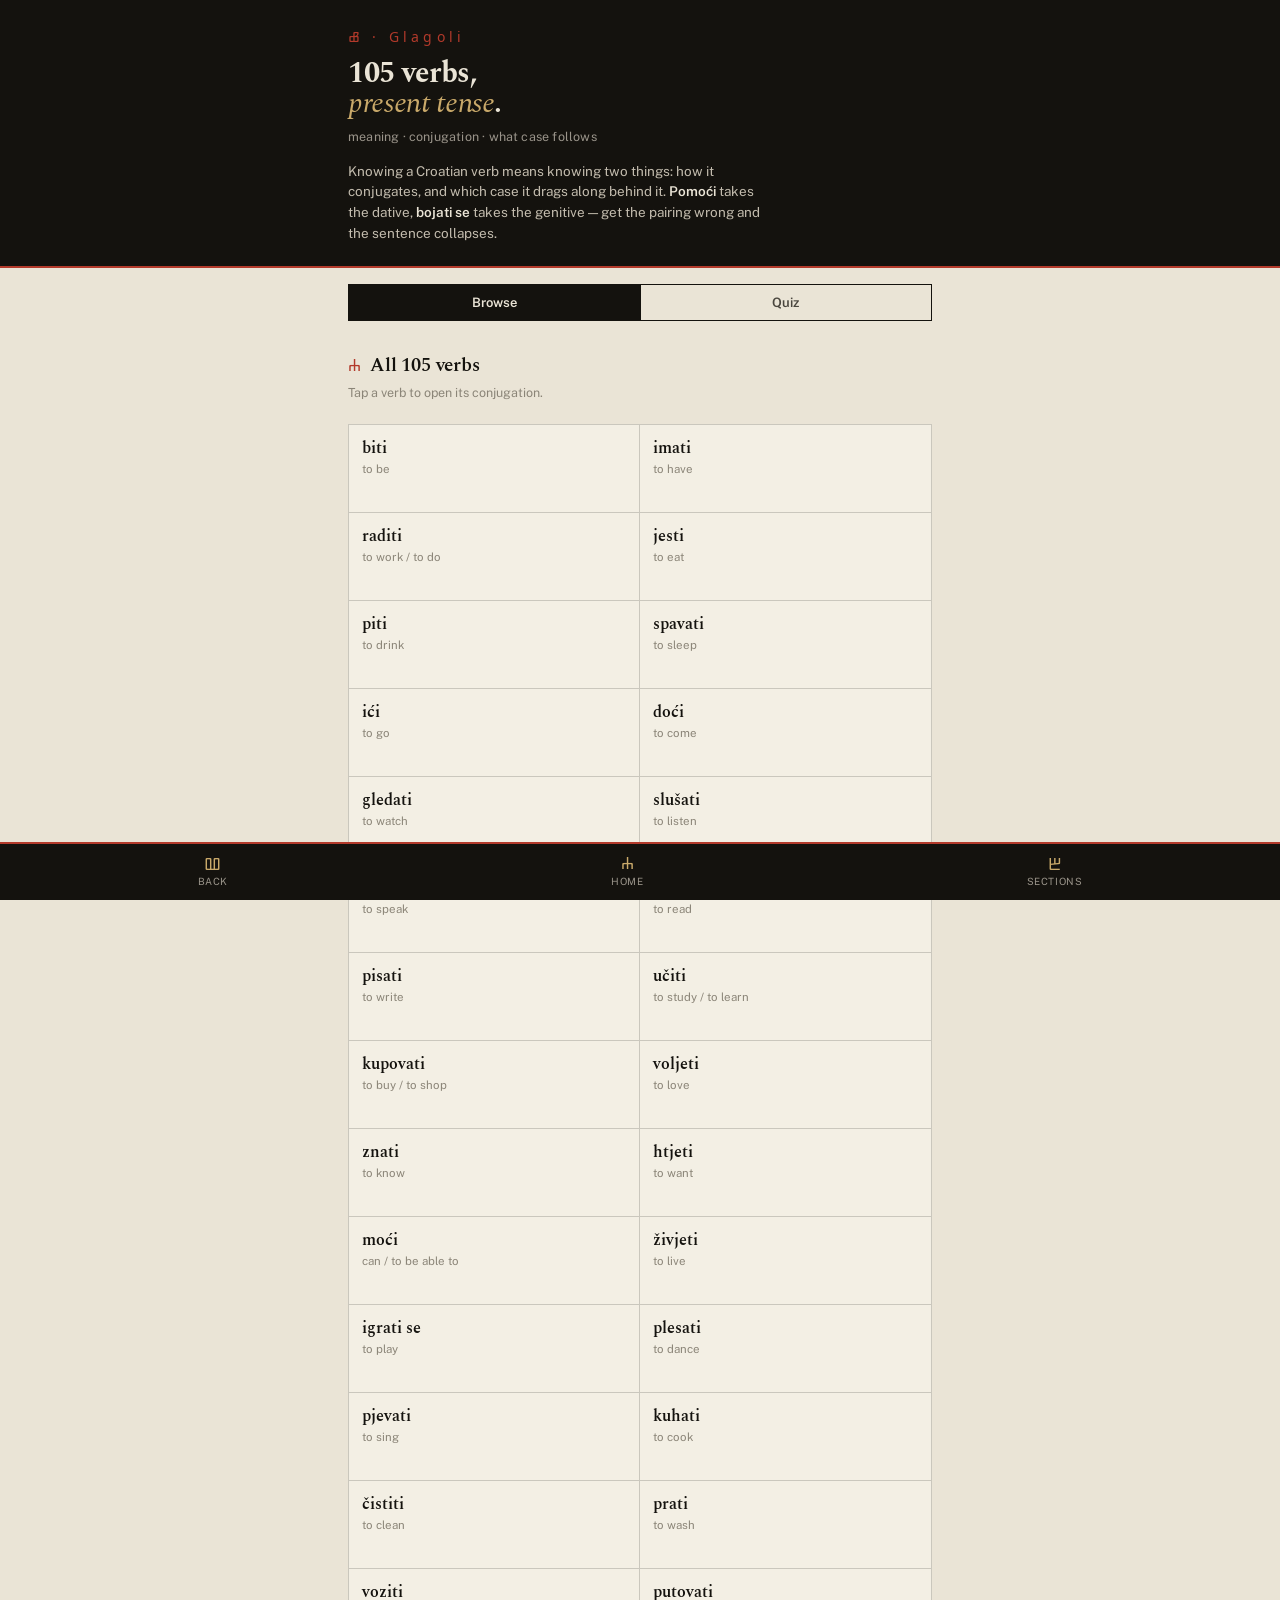
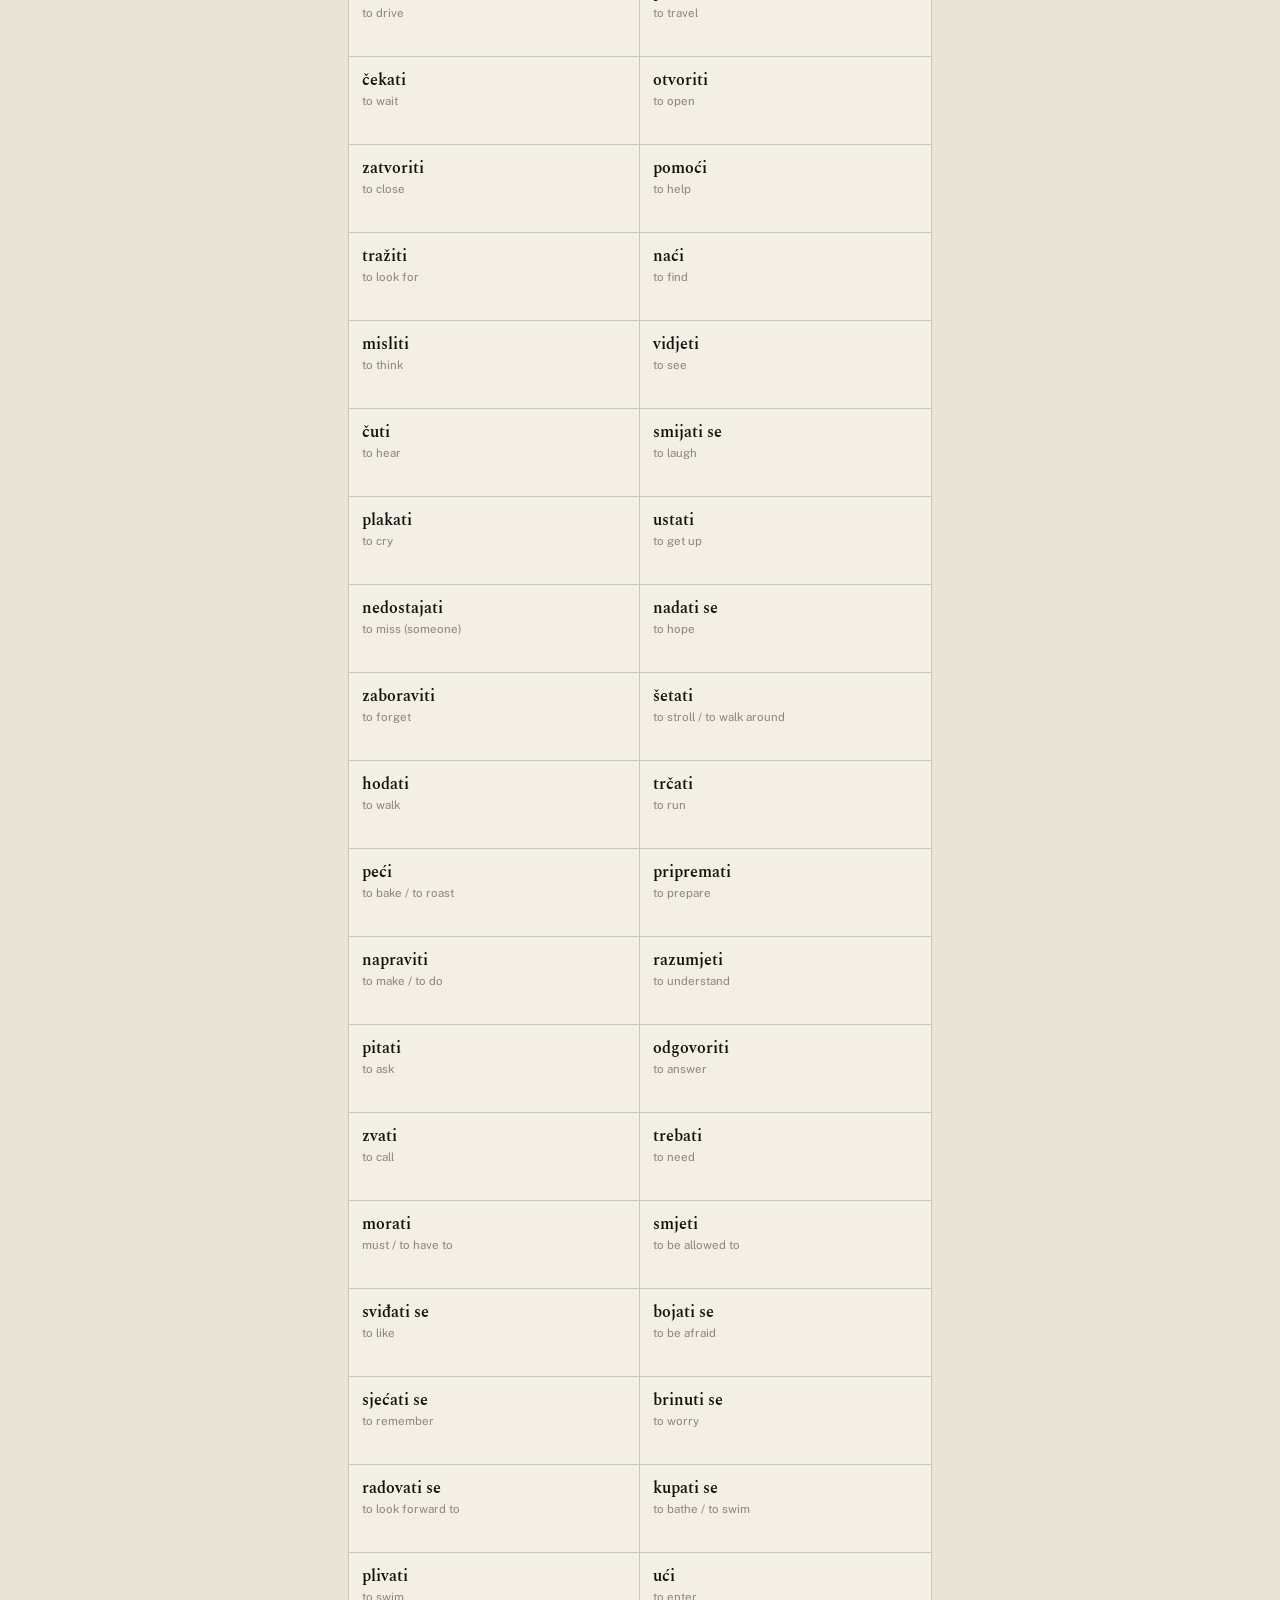
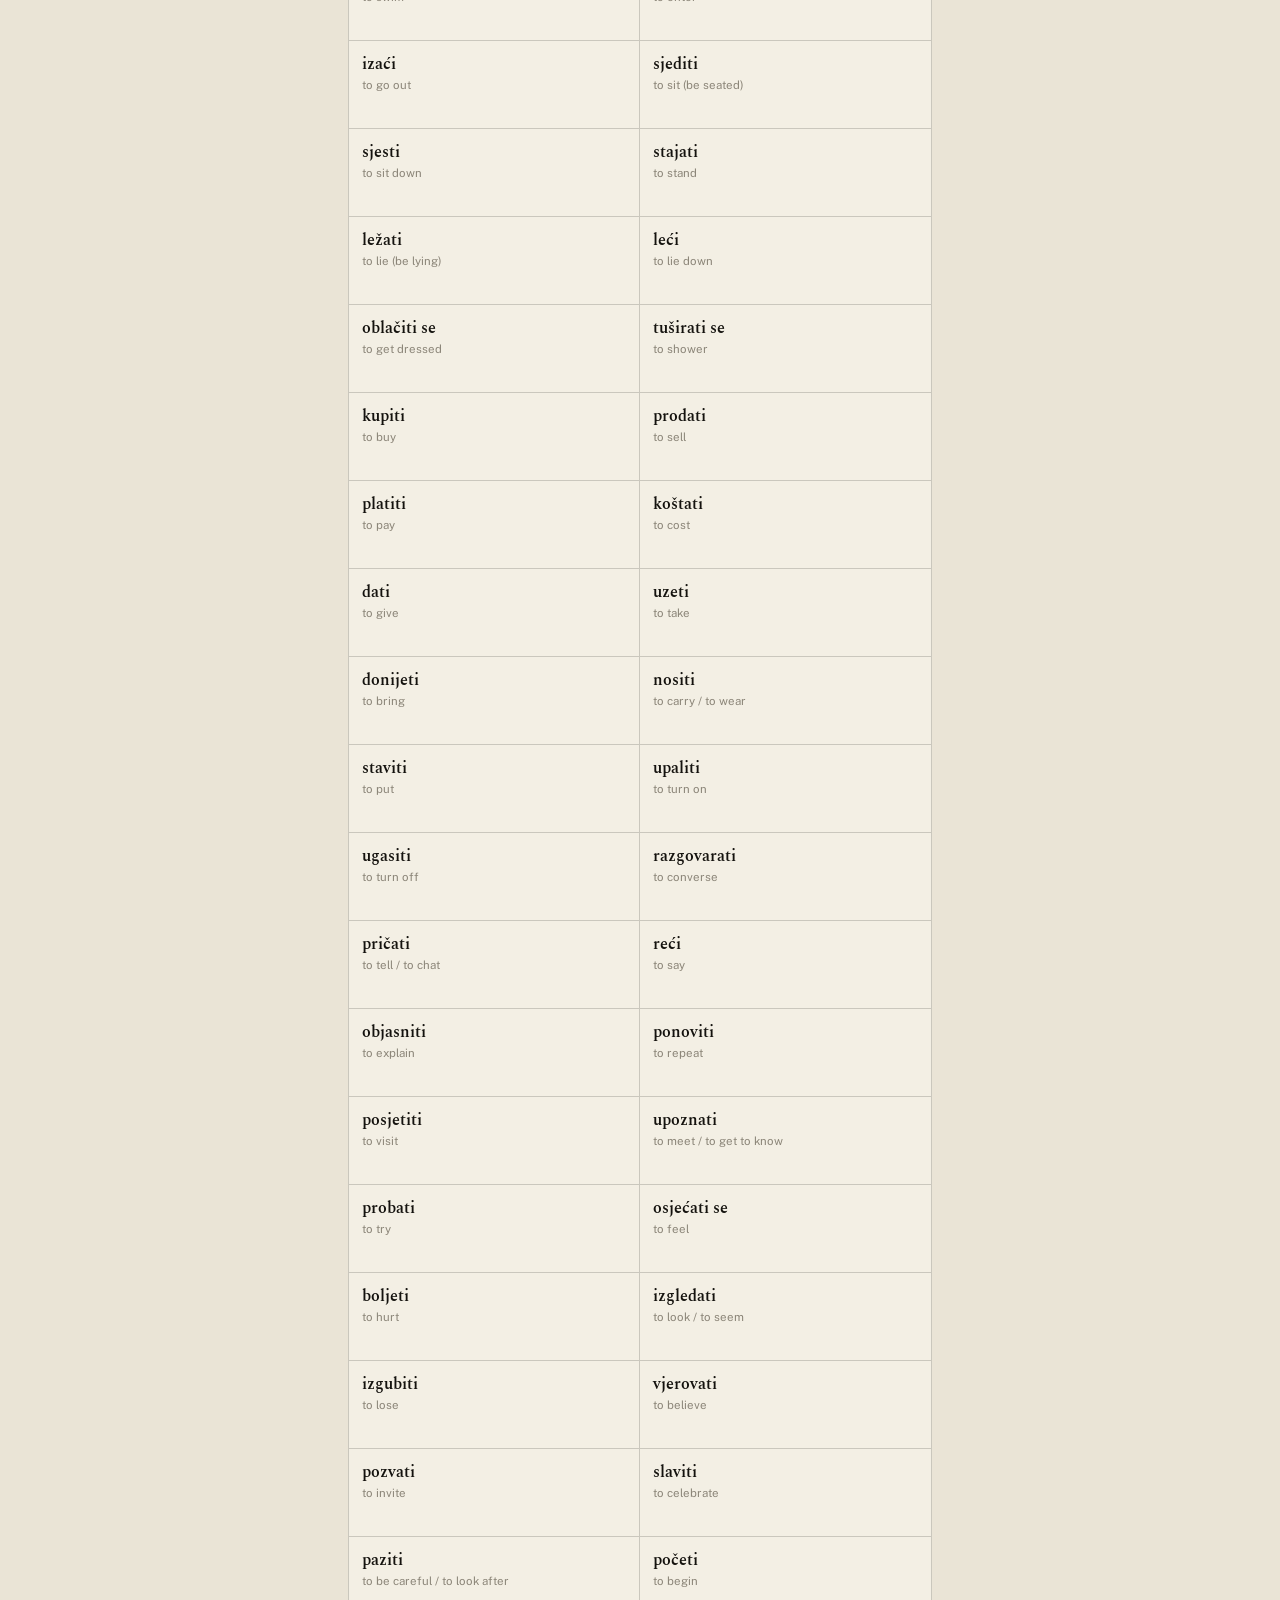
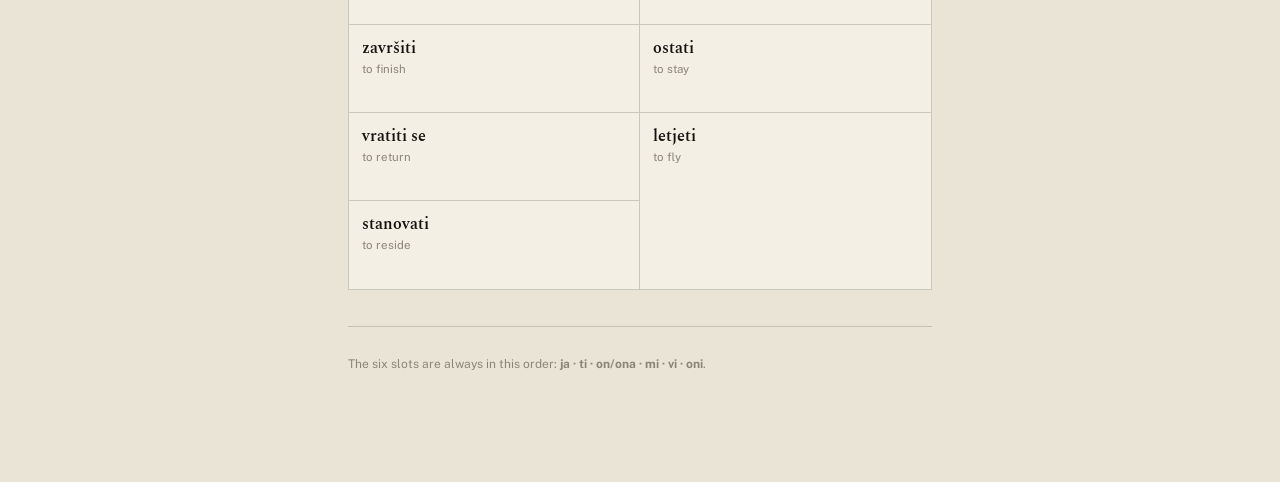
<file: verbtest.html>
<!DOCTYPE html>
<html lang="en">
<head>
<meta charset="UTF-8">
<meta name="viewport" content="width=device-width, initial-scale=1.0">
<title>Verbs — Croatian</title>
<link rel="manifest" href="manifest.json">
<meta name="theme-color" content="#14120E">
<link rel="apple-touch-icon" href="icon-192.png">
<meta name="apple-mobile-web-app-capable" content="yes">
<meta name="apple-mobile-web-app-status-bar-style" content="black-translucent">
<meta name="apple-mobile-web-app-title" content="Croatian">
<link rel="preconnect" href="https://fonts.googleapis.com">
<link rel="preconnect" href="https://fonts.gstatic.com" crossorigin>
<link href="https://fonts.googleapis.com/css2?family=Spectral:ital,wght@0,400;0,600;0,700;1,400;1,600&family=Public+Sans:wght@400;500;600&family=IBM+Plex+Mono:wght@400;500&family=Noto+Sans+Glagolitic&display=swap" rel="stylesheet">
<link rel="stylesheet" href="theme.css">
</head>
<body>

<div class="pagehead">
  <div class="wrap">
    <div class="glagstrip">Ⰷ · Glagoli</div>
    <h1>105 verbs,<br><em>present tense</em>.</h1>
    <p class="sub">meaning · conjugation · what case follows</p>
    <p class="lede">Knowing a Croatian verb means knowing two things: how it conjugates, and which case it drags along behind it. <b>Pomoći</b> takes the dative, <b>bojati se</b> takes the genitive — get the pairing wrong and the sentence collapses.</p>
  </div>
</div>
<div class="headrule"></div>

<div class="wrap">

  <div class="seg" id="mode">
    <button class="on" data-m="browse">Browse</button>
    <button data-m="quiz">Quiz</button>
  </div>

  <div id="view"></div>

  <footer class="pagefoot">
    <p>The six slots are always in this order: <b>ja · ti · on/ona · mi · vi · oni</b>.</p>
  </footer>
</div>

<script>
var VERBS = [{"hr": "biti", "en": "to be", "conj": ["sam", "si", "je", "smo", "ste", "su"], "pat": "+ nominative", "ex": "Ja sam student.", "gloss": "I'm a student."}, {"hr": "imati", "en": "to have", "conj": ["imam", "imaš", "ima", "imamo", "imate", "imaju"], "pat": "+ accusative", "ex": "Imam auto.", "gloss": "I have a car."}, {"hr": "raditi", "en": "to work / to do", "conj": ["radim", "radiš", "radi", "radimo", "radite", "rade"], "pat": "u / na + locative (place)", "ex": "Radim u uredu.", "gloss": "I work in an office."}, {"hr": "jesti", "en": "to eat", "conj": ["jedem", "jedeš", "jede", "jedemo", "jedete", "jedu"], "pat": "+ accusative", "ex": "Jedem kruh.", "gloss": "I'm eating bread."}, {"hr": "piti", "en": "to drink", "conj": ["pijem", "piješ", "pije", "pijemo", "pijete", "piju"], "pat": "+ accusative", "ex": "Pijem vodu.", "gloss": "I'm drinking water."}, {"hr": "spavati", "en": "to sleep", "conj": ["spavam", "spavaš", "spava", "spavamo", "spavate", "spavaju"], "pat": "no object · u + locative", "ex": "Spavam u sobi.", "gloss": "I sleep in the room."}, {"hr": "ići", "en": "to go", "conj": ["idem", "ideš", "ide", "idemo", "idete", "idu"], "pat": "u / na + accusative (motion)", "ex": "Idem u grad.", "gloss": "I'm going into town."}, {"hr": "doći", "en": "to come", "conj": ["dođem", "dođeš", "dođe", "dođemo", "dođete", "dođu"], "pat": "u / na + accusative (motion)", "ex": "Došao sam u Zagreb.", "gloss": "I came to Zagreb."}, {"hr": "gledati", "en": "to watch", "conj": ["gledam", "gledaš", "gleda", "gledamo", "gledate", "gledaju"], "pat": "+ accusative", "ex": "Gledam film.", "gloss": "I'm watching a film."}, {"hr": "slušati", "en": "to listen", "conj": ["slušam", "slušaš", "sluša", "slušamo", "slušate", "slušaju"], "pat": "+ accusative — no preposition", "ex": "Slušam glazbu.", "gloss": "I'm listening to music."}, {"hr": "govoriti", "en": "to speak", "conj": ["govorim", "govoriš", "govori", "govorimo", "govorite", "govore"], "pat": "o + locative · + accusative (a language)", "ex": "Govorim o poslu.", "gloss": "I'm talking about work."}, {"hr": "čitati", "en": "to read", "conj": ["čitam", "čitaš", "čita", "čitamo", "čitate", "čitaju"], "pat": "+ accusative", "ex": "Čitam knjigu.", "gloss": "I'm reading a book."}, {"hr": "pisati", "en": "to write", "conj": ["pišem", "pišeš", "piše", "pišemo", "pišete", "pišu"], "pat": "+ accusative (what) · + dative (to whom)", "ex": "Pišem pismo majci.", "gloss": "I'm writing a letter to my mother."}, {"hr": "učiti", "en": "to study / to learn", "conj": ["učim", "učiš", "uči", "učimo", "učite", "uče"], "pat": "+ accusative", "ex": "Učim hrvatski.", "gloss": "I'm learning Croatian."}, {"hr": "kupovati", "en": "to buy / to shop", "conj": ["kupujem", "kupuješ", "kupuje", "kupujemo", "kupujete", "kupuju"], "pat": "+ accusative", "ex": "Kupujem kruh.", "gloss": "I'm buying bread."}, {"hr": "voljeti", "en": "to love", "conj": ["volim", "voliš", "voli", "volimo", "volite", "vole"], "pat": "+ accusative", "ex": "Volim more.", "gloss": "I love the sea."}, {"hr": "znati", "en": "to know", "conj": ["znam", "znaš", "zna", "znamo", "znate", "znaju"], "pat": "+ accusative", "ex": "Znam odgovor.", "gloss": "I know the answer."}, {"hr": "htjeti", "en": "to want", "conj": ["hoću", "hoćeš", "hoće", "hoćemo", "hoćete", "hoće"], "pat": "+ accusative · + infinitive", "ex": "Hoću kavu.", "gloss": "I want a coffee."}, {"hr": "moći", "en": "can / to be able to", "conj": ["mogu", "možeš", "može", "možemo", "možete", "mogu"], "pat": "+ infinitive", "ex": "Mogu doći.", "gloss": "I can come."}, {"hr": "živjeti", "en": "to live", "conj": ["živim", "živiš", "živi", "živimo", "živite", "žive"], "pat": "u + locative", "ex": "Živim u Zagrebu.", "gloss": "I live in Zagreb."}, {"hr": "igrati se", "en": "to play", "conj": ["igram se", "igraš se", "igra se", "igramo se", "igrate se", "igraju se"], "pat": "s + instrumental · u + locative", "ex": "Djeca se igraju u parku.", "gloss": "The children are playing in the park."}, {"hr": "plesati", "en": "to dance", "conj": ["plešem", "plešeš", "pleše", "plešemo", "plešete", "plešu"], "pat": "no object · u + locative", "ex": "Plešem u klubu.", "gloss": "I'm dancing at the club."}, {"hr": "pjevati", "en": "to sing", "conj": ["pjevam", "pjevaš", "pjeva", "pjevamo", "pjevate", "pjevaju"], "pat": "+ accusative", "ex": "Pjevam pjesmu.", "gloss": "I'm singing a song."}, {"hr": "kuhati", "en": "to cook", "conj": ["kuham", "kuhaš", "kuha", "kuhamo", "kuhate", "kuhaju"], "pat": "+ accusative", "ex": "Kuham ribu.", "gloss": "I'm cooking fish."}, {"hr": "čistiti", "en": "to clean", "conj": ["čistim", "čistiš", "čisti", "čistimo", "čistite", "čiste"], "pat": "+ accusative", "ex": "Čistim sobu.", "gloss": "I'm cleaning the room."}, {"hr": "prati", "en": "to wash", "conj": ["perem", "pereš", "pere", "peremo", "perete", "peru"], "pat": "+ accusative", "ex": "Perem auto.", "gloss": "I'm washing the car."}, {"hr": "voziti", "en": "to drive", "conj": ["vozim", "voziš", "vozi", "vozimo", "vozite", "voze"], "pat": "+ accusative", "ex": "Vozim auto.", "gloss": "I'm driving the car."}, {"hr": "putovati", "en": "to travel", "conj": ["putujem", "putuješ", "putuje", "putujemo", "putujete", "putuju"], "pat": "u / na + accusative", "ex": "Putujem u Split.", "gloss": "I'm travelling to Split."}, {"hr": "čekati", "en": "to wait", "conj": ["čekam", "čekaš", "čeka", "čekamo", "čekate", "čekaju"], "pat": "+ accusative — no preposition", "ex": "Čekam autobus.", "gloss": "I'm waiting for the bus."}, {"hr": "otvoriti", "en": "to open", "conj": ["otvorim", "otvoriš", "otvori", "otvorimo", "otvorite", "otvore"], "pat": "+ accusative", "ex": "Otvorim prozor.", "gloss": "I open the window."}, {"hr": "zatvoriti", "en": "to close", "conj": ["zatvorim", "zatvoriš", "zatvori", "zatvorimo", "zatvorite", "zatvore"], "pat": "+ accusative", "ex": "Zatvorim vrata.", "gloss": "I close the door."}, {"hr": "pomoći", "en": "to help", "conj": ["pomognem", "pomogneš", "pomogne", "pomognemo", "pomognete", "pomognu"], "pat": "+ <b>dative</b> — not the accusative", "ex": "Pomognem majci.", "gloss": "I help my mother."}, {"hr": "tražiti", "en": "to look for", "conj": ["tražim", "tražiš", "traži", "tražimo", "tražite", "traže"], "pat": "+ accusative — no preposition", "ex": "Tražim ključ.", "gloss": "I'm looking for the key."}, {"hr": "naći", "en": "to find", "conj": ["nađem", "nađeš", "nađe", "nađemo", "nađete", "nađu"], "pat": "+ accusative", "ex": "Našao sam ključ.", "gloss": "I found the key."}, {"hr": "misliti", "en": "to think", "conj": ["mislim", "misliš", "misli", "mislimo", "mislite", "misle"], "pat": "o + locative · na + accusative", "ex": "Mislim o poslu.", "gloss": "I'm thinking about work."}, {"hr": "vidjeti", "en": "to see", "conj": ["vidim", "vidiš", "vidi", "vidimo", "vidite", "vide"], "pat": "+ accusative", "ex": "Vidim more.", "gloss": "I see the sea."}, {"hr": "čuti", "en": "to hear", "conj": ["čujem", "čuješ", "čuje", "čujemo", "čujete", "čuju"], "pat": "+ accusative", "ex": "Čujem glazbu.", "gloss": "I hear the music."}, {"hr": "smijati se", "en": "to laugh", "conj": ["smijem se", "smiješ se", "smije se", "smijemo se", "smijete se", "smiju se"], "pat": "no object · + dative (to laugh at someone)", "ex": "Djeca se smiju.", "gloss": "The children are laughing."}, {"hr": "plakati", "en": "to cry", "conj": ["plačem", "plačeš", "plače", "plačemo", "plačete", "plaču"], "pat": "no object", "ex": "Dijete plače.", "gloss": "The child is crying."}, {"hr": "ustati", "en": "to get up", "conj": ["ustanem", "ustaneš", "ustane", "ustanemo", "ustanete", "ustanu"], "pat": "no object · u + accusative (clock time)", "ex": "Ustanem u sedam.", "gloss": "I get up at seven."}, {"hr": "nedostajati", "en": "to miss (someone)", "conj": ["nedostajem", "nedostaješ", "nedostaje", "nedostajemo", "nedostajete", "nedostaju"], "pat": "+ <b>dative</b> — the one doing the missing goes in the dative", "ex": "Nedostaje mi obitelj.", "gloss": "I miss my family. (literally: my family is missing to me)"}, {"hr": "nadati se", "en": "to hope", "conj": ["nadam se", "nadaš se", "nada se", "nadamo se", "nadate se", "nadaju se"], "pat": "+ dative · da + clause", "ex": "Nadam se lijepom vremenu.", "gloss": "I'm hoping for good weather."}, {"hr": "zaboraviti", "en": "to forget", "conj": ["zaboravim", "zaboraviš", "zaboravi", "zaboravimo", "zaboravite", "zaborave"], "pat": "+ accusative", "ex": "Zaboravio sam ključ.", "gloss": "I forgot the key."}, {"hr": "šetati", "en": "to stroll / to walk around", "conj": ["šetam", "šetaš", "šeta", "šetamo", "šetate", "šetaju"], "pat": "po + locative", "ex": "Šetam po gradu.", "gloss": "I'm strolling around the city."}, {"hr": "hodati", "en": "to walk", "conj": ["hodam", "hodaš", "hoda", "hodamo", "hodate", "hodaju"], "pat": "no object", "ex": "Hodam polako.", "gloss": "I walk slowly."}, {"hr": "trčati", "en": "to run", "conj": ["trčim", "trčiš", "trči", "trčimo", "trčite", "trče"], "pat": "no object · u + locative", "ex": "Trčim u parku.", "gloss": "I run in the park."}, {"hr": "peći", "en": "to bake / to roast", "conj": ["pečem", "pečeš", "peče", "pečemo", "pečete", "peku"], "pat": "+ accusative", "ex": "Pečem kruh.", "gloss": "I'm baking bread."}, {"hr": "pripremati", "en": "to prepare", "conj": ["pripremam", "pripremaš", "priprema", "pripremamo", "pripremate", "pripremaju"], "pat": "+ accusative", "ex": "Pripremam večeru.", "gloss": "I'm preparing dinner."}, {"hr": "napraviti", "en": "to make / to do", "conj": ["napravim", "napraviš", "napravi", "napravimo", "napravite", "naprave"], "pat": "+ accusative", "ex": "Napravim kavu.", "gloss": "I make a coffee."}, {"hr": "razumjeti", "en": "to understand", "conj": ["razumijem", "razumiješ", "razumije", "razumijemo", "razumijete", "razumiju"], "pat": "+ accusative", "ex": "Razumijem hrvatski.", "gloss": "I understand Croatian."}, {"hr": "pitati", "en": "to ask", "conj": ["pitam", "pitaš", "pita", "pitamo", "pitate", "pitaju"], "pat": "+ accusative — the person too", "ex": "Pitam učitelja.", "gloss": "I'm asking the teacher."}, {"hr": "odgovoriti", "en": "to answer", "conj": ["odgovorim", "odgovoriš", "odgovori", "odgovorimo", "odgovorite", "odgovore"], "pat": "+ dative (to whom)", "ex": "Odgovorim prijatelju.", "gloss": "I answer my friend."}, {"hr": "zvati", "en": "to call", "conj": ["zovem", "zoveš", "zove", "zovemo", "zovete", "zovu"], "pat": "+ accusative", "ex": "Zovem majku.", "gloss": "I'm calling my mother."}, {"hr": "trebati", "en": "to need", "conj": ["trebam", "trebaš", "treba", "trebamo", "trebate", "trebaju"], "pat": "+ accusative · + infinitive", "ex": "Trebam pomoć.", "gloss": "I need help."}, {"hr": "morati", "en": "must / to have to", "conj": ["moram", "moraš", "mora", "moramo", "morate", "moraju"], "pat": "+ infinitive", "ex": "Moram raditi.", "gloss": "I have to work."}, {"hr": "smjeti", "en": "to be allowed to", "conj": ["smijem", "smiješ", "smije", "smijemo", "smijete", "smiju"], "pat": "+ infinitive", "ex": "Smijem ući.", "gloss": "I'm allowed in."}, {"hr": "sviđati se", "en": "to like", "conj": ["sviđam se", "sviđaš se", "sviđa se", "sviđamo se", "sviđate se", "sviđaju se"], "pat": "+ <b>dative</b> — the person who likes it goes in the dative", "ex": "Sviđa mi se grad.", "gloss": "I like the city."}, {"hr": "bojati se", "en": "to be afraid", "conj": ["bojim se", "bojiš se", "boji se", "bojimo se", "bojite se", "boje se"], "pat": "+ <b>genitive</b>", "ex": "Bojim se psa.", "gloss": "I'm afraid of the dog."}, {"hr": "sjećati se", "en": "to remember", "conj": ["sjećam se", "sjećaš se", "sjeća se", "sjećamo se", "sjećate se", "sjećaju se"], "pat": "+ <b>genitive</b>", "ex": "Sjećam se ljeta.", "gloss": "I remember the summer."}, {"hr": "brinuti se", "en": "to worry", "conj": ["brinem se", "brineš se", "brine se", "brinemo se", "brinete se", "brinu se"], "pat": "o + locative", "ex": "Brinem se o djeci.", "gloss": "I worry about the children."}, {"hr": "radovati se", "en": "to look forward to", "conj": ["radujem se", "raduješ se", "raduje se", "radujemo se", "radujete se", "raduju se"], "pat": "+ dative", "ex": "Radujem se putovanju.", "gloss": "I'm looking forward to the trip."}, {"hr": "kupati se", "en": "to bathe / to swim", "conj": ["kupam se", "kupaš se", "kupa se", "kupamo se", "kupate se", "kupaju se"], "pat": "u + locative", "ex": "Kupam se u moru.", "gloss": "I'm swimming in the sea."}, {"hr": "plivati", "en": "to swim", "conj": ["plivam", "plivaš", "pliva", "plivamo", "plivate", "plivaju"], "pat": "no object", "ex": "Plivam svaki dan.", "gloss": "I swim every day."}, {"hr": "ući", "en": "to enter", "conj": ["uđem", "uđeš", "uđe", "uđemo", "uđete", "uđu"], "pat": "u + accusative", "ex": "Uđem u sobu.", "gloss": "I go into the room."}, {"hr": "izaći", "en": "to go out", "conj": ["izađem", "izađeš", "izađe", "izađemo", "izađete", "izađu"], "pat": "iz + <b>genitive</b>", "ex": "Izađem iz kuće.", "gloss": "I leave the house."}, {"hr": "sjediti", "en": "to sit (be seated)", "conj": ["sjedim", "sjediš", "sjedi", "sjedimo", "sjedite", "sjede"], "pat": "u / na + locative", "ex": "Sjedim u kafiću.", "gloss": "I'm sitting in a café."}, {"hr": "sjesti", "en": "to sit down", "conj": ["sjednem", "sjedneš", "sjedne", "sjednemo", "sjednete", "sjednu"], "pat": "na + accusative — motion", "ex": "Sjednem na stolicu.", "gloss": "I sit down on the chair."}, {"hr": "stajati", "en": "to stand", "conj": ["stojim", "stojiš", "stoji", "stojimo", "stojite", "stoje"], "pat": "no object", "ex": "Stojim ispred kuće.", "gloss": "I'm standing in front of the house."}, {"hr": "ležati", "en": "to lie (be lying)", "conj": ["ležim", "ležiš", "leži", "ležimo", "ležite", "leže"], "pat": "na + locative", "ex": "Ležim na plaži.", "gloss": "I'm lying on the beach."}, {"hr": "leći", "en": "to lie down", "conj": ["legnem", "legneš", "legne", "legnemo", "legnete", "legnu"], "pat": "na + accusative — motion", "ex": "Legnem na krevet.", "gloss": "I lie down on the bed."}, {"hr": "oblačiti se", "en": "to get dressed", "conj": ["oblačim se", "oblačiš se", "oblači se", "oblačimo se", "oblačite se", "oblače se"], "pat": "no object", "ex": "Oblačim se brzo.", "gloss": "I get dressed quickly."}, {"hr": "tuširati se", "en": "to shower", "conj": ["tuširam se", "tuširaš se", "tušira se", "tuširamo se", "tuširate se", "tuširaju se"], "pat": "no object", "ex": "Tuširam se ujutro.", "gloss": "I shower in the morning."}, {"hr": "kupiti", "en": "to buy", "conj": ["kupim", "kupiš", "kupi", "kupimo", "kupite", "kupe"], "pat": "+ accusative", "ex": "Kupim kruh.", "gloss": "I buy bread."}, {"hr": "prodati", "en": "to sell", "conj": ["prodam", "prodaš", "proda", "prodamo", "prodate", "prodaju"], "pat": "+ accusative", "ex": "Prodam auto.", "gloss": "I sell the car."}, {"hr": "platiti", "en": "to pay", "conj": ["platim", "platiš", "plati", "platimo", "platite", "plate"], "pat": "+ accusative", "ex": "Platim račun.", "gloss": "I pay the bill."}, {"hr": "koštati", "en": "to cost", "conj": ["koštam", "koštaš", "košta", "koštamo", "koštate", "koštaju"], "pat": "no object", "ex": "Kava košta dva eura.", "gloss": "The coffee costs two euros."}, {"hr": "dati", "en": "to give", "conj": ["dam", "daš", "da", "damo", "date", "daju"], "pat": "+ accusative (what) · + dative (to whom)", "ex": "Dam knjigu prijatelju.", "gloss": "I give the book to my friend."}, {"hr": "uzeti", "en": "to take", "conj": ["uzmem", "uzmeš", "uzme", "uzmemo", "uzmete", "uzmu"], "pat": "+ accusative", "ex": "Uzmem torbu.", "gloss": "I take the bag."}, {"hr": "donijeti", "en": "to bring", "conj": ["donesem", "doneseš", "donese", "donesemo", "donesete", "donesu"], "pat": "+ accusative", "ex": "Donesem vodu.", "gloss": "I bring water."}, {"hr": "nositi", "en": "to carry / to wear", "conj": ["nosim", "nosiš", "nosi", "nosimo", "nosite", "nose"], "pat": "+ accusative", "ex": "Nosim jaknu.", "gloss": "I'm wearing a jacket."}, {"hr": "staviti", "en": "to put", "conj": ["stavim", "staviš", "stavi", "stavimo", "stavite", "stave"], "pat": "u / na + accusative", "ex": "Stavim knjigu na stol.", "gloss": "I put the book on the table."}, {"hr": "upaliti", "en": "to turn on", "conj": ["upalim", "upališ", "upali", "upalimo", "upalite", "upale"], "pat": "+ accusative", "ex": "Upalim svjetlo.", "gloss": "I turn on the light."}, {"hr": "ugasiti", "en": "to turn off", "conj": ["ugasim", "ugasiš", "ugasi", "ugasimo", "ugasite", "ugase"], "pat": "+ accusative", "ex": "Ugasim televizor.", "gloss": "I turn off the television."}, {"hr": "razgovarati", "en": "to converse", "conj": ["razgovaram", "razgovaraš", "razgovara", "razgovaramo", "razgovarate", "razgovaraju"], "pat": "s + <b>instrumental</b> · o + locative", "ex": "Razgovaram s prijateljem.", "gloss": "I'm talking with a friend."}, {"hr": "pričati", "en": "to tell / to chat", "conj": ["pričam", "pričaš", "priča", "pričamo", "pričate", "pričaju"], "pat": "o + locative", "ex": "Pričam o putovanju.", "gloss": "I'm telling you about the trip."}, {"hr": "reći", "en": "to say", "conj": ["kažem", "kažeš", "kaže", "kažemo", "kažete", "kažu"], "pat": "+ dative (to whom) · + accusative (what)", "ex": "Kažem ti istinu.", "gloss": "I'm telling you the truth."}, {"hr": "objasniti", "en": "to explain", "conj": ["objasnim", "objasniš", "objasni", "objasnimo", "objasnite", "objasne"], "pat": "+ accusative (what) · + dative (to whom)", "ex": "Objasnim lekciju studentu.", "gloss": "I explain the lesson to the student."}, {"hr": "ponoviti", "en": "to repeat", "conj": ["ponovim", "ponoviš", "ponovi", "ponovimo", "ponovite", "ponove"], "pat": "+ accusative", "ex": "Ponovim riječ.", "gloss": "I repeat the word."}, {"hr": "posjetiti", "en": "to visit", "conj": ["posjetim", "posjetiš", "posjeti", "posjetimo", "posjetite", "posjete"], "pat": "+ accusative", "ex": "Posjetim baku.", "gloss": "I visit my grandmother."}, {"hr": "upoznati", "en": "to meet / to get to know", "conj": ["upoznam", "upoznaš", "upozna", "upoznamo", "upoznate", "upoznaju"], "pat": "+ accusative", "ex": "Upoznam novog susjeda.", "gloss": "I meet the new neighbour."}, {"hr": "probati", "en": "to try", "conj": ["probam", "probaš", "proba", "probamo", "probate", "probaju"], "pat": "+ accusative · + infinitive", "ex": "Probam kolač.", "gloss": "I try the cake."}, {"hr": "osjećati se", "en": "to feel", "conj": ["osjećam se", "osjećaš se", "osjeća se", "osjećamo se", "osjećate se", "osjećaju se"], "pat": "no object + adverb", "ex": "Osjećam se dobro.", "gloss": "I feel good."}, {"hr": "boljeti", "en": "to hurt", "conj": ["bolim", "boliš", "boli", "bolimo", "bolite", "bole"], "pat": "+ <b>accusative</b> — the person in pain goes in the accusative", "ex": "Boli me glava.", "gloss": "My head hurts. (literally: it hurts me, the head)"}, {"hr": "izgledati", "en": "to look / to seem", "conj": ["izgledam", "izgledaš", "izgleda", "izgledamo", "izgledate", "izgledaju"], "pat": "no object + adverb", "ex": "Izgledaš umorno.", "gloss": "You look tired."}, {"hr": "izgubiti", "en": "to lose", "conj": ["izgubim", "izgubiš", "izgubi", "izgubimo", "izgubite", "izgube"], "pat": "+ accusative", "ex": "Izgubim ključ.", "gloss": "I lose the key."}, {"hr": "vjerovati", "en": "to believe", "conj": ["vjerujem", "vjeruješ", "vjeruje", "vjerujemo", "vjerujete", "vjeruju"], "pat": "+ <b>dative</b>", "ex": "Vjerujem ti.", "gloss": "I believe you."}, {"hr": "pozvati", "en": "to invite", "conj": ["pozovem", "pozoveš", "pozove", "pozovemo", "pozovete", "pozovu"], "pat": "+ accusative", "ex": "Pozovem prijatelje.", "gloss": "I invite my friends."}, {"hr": "slaviti", "en": "to celebrate", "conj": ["slavim", "slaviš", "slavi", "slavimo", "slavite", "slave"], "pat": "+ accusative", "ex": "Slavim rođendan.", "gloss": "I'm celebrating a birthday."}, {"hr": "paziti", "en": "to be careful / to look after", "conj": ["pazim", "paziš", "pazi", "pazimo", "pazite", "paze"], "pat": "na + accusative", "ex": "Pazim na djecu.", "gloss": "I'm looking after the children."}, {"hr": "početi", "en": "to begin", "conj": ["počnem", "počneš", "počne", "počnemo", "počnete", "počnu"], "pat": "+ accusative · + infinitive", "ex": "Počnem raditi.", "gloss": "I start working."}, {"hr": "završiti", "en": "to finish", "conj": ["završim", "završiš", "završi", "završimo", "završite", "završe"], "pat": "+ accusative", "ex": "Završim posao.", "gloss": "I finish the job."}, {"hr": "ostati", "en": "to stay", "conj": ["ostanem", "ostaneš", "ostane", "ostanemo", "ostanete", "ostanu"], "pat": "u / na + locative", "ex": "Ostanem u hotelu.", "gloss": "I stay in the hotel."}, {"hr": "vratiti se", "en": "to return", "conj": ["vratim se", "vratiš se", "vrati se", "vratimo se", "vratite se", "vrate se"], "pat": "iz + <b>genitive</b>", "ex": "Vratim se iz škole.", "gloss": "I come back from school."}, {"hr": "letjeti", "en": "to fly", "conj": ["letim", "letiš", "leti", "letimo", "letite", "lete"], "pat": "u / na + accusative", "ex": "Letim u Zagreb.", "gloss": "I'm flying to Zagreb."}, {"hr": "stanovati", "en": "to reside", "conj": ["stanujem", "stanuješ", "stanuje", "stanujemo", "stanujete", "stanuju"], "pat": "u + locative", "ex": "Stanujem u Splitu.", "gloss": "I live in Split."}];
var PRON = ["ja","ti","on / ona","mi","vi","oni"];
var KEYS = ["A","B","C","D"];
var GLAG = ["Ⰰ","Ⰱ","Ⰲ","Ⰳ","Ⰴ","Ⰵ","Ⰶ","Ⰷ","Ⰸ","Ⰹ"];

var view = document.getElementById("view");
var mode = "browse";

document.querySelectorAll("#mode button").forEach(function(b){
  b.addEventListener("click", function(){
    document.querySelectorAll("#mode button").forEach(function(x){ x.classList.remove("on"); });
    b.classList.add("on");
    mode = b.dataset.m;
    if(mode === "browse") browse(); else startQuiz();
  });
});

function shuffle(a){a=a.slice();for(var i=a.length-1;i>0;i--){var j=Math.floor(Math.random()*(i+1));var t=a[i];a[i]=a[j];a[j]=t;}return a;}

function conjTable(v){
  return '<div class="scroll"><table><tbody>'+
    v.conj.map(function(c,i){
      return '<tr><th>'+PRON[i]+'</th><td><span class="end">'+c+'</span></td></tr>';
    }).join("")+'</tbody></table></div>';
}

/* ---------------- browse ---------------- */
function browse(){
  view.innerHTML =
    '<div class="sec"><h2><span class="glag">Ⰰ</span>All '+VERBS.length+' verbs</h2>'+
    '<p class="note">Tap a verb to open its conjugation.</p>'+
    '<div class="grid" id="vlist"></div></div>'+
    '<div id="detail"></div>';

  var list = document.getElementById("vlist");
  VERBS.forEach(function(v, i){
    var a = document.createElement("a");
    a.className = "cell"; a.href = "#";
    a.innerHTML = '<h2>'+v.hr+'</h2><p>'+v.en+'</p>';
    a.addEventListener("click", function(e){ e.preventDefault(); detail(i); });
    list.appendChild(a);
  });
}

function detail(i){
  var v = VERBS[i];
  var d = document.getElementById("detail");
  d.innerHTML =
    '<div class="card"><h2>'+v.hr+' <span>·</span> '+v.en+'</h2>'+
    '<p class="cap">'+v.pat+'</p>'+
    conjTable(v)+
    '<ul class="talk"><li><span class="hr">'+v.ex+'</span>'+
    '<span class="en">'+v.gloss+'</span></li></ul></div>';
  d.scrollIntoView({behavior: matchMedia("(prefers-reduced-motion: reduce)").matches ? "auto":"smooth", block:"center"});
}

/* ---------------- quiz ---------------- */
var round=[], idx=0, score=0, answered=false, missed=[];

function startQuiz(){
  round = shuffle(VERBS).slice(0,20);
  idx=0; score=0; missed=[];
  question();
}

function question(){
  answered = false;
  var v = round[idx];
  var wrong = shuffle(VERBS.filter(function(x){ return x.en !== v.en; })).slice(0,3);
  var all = shuffle([v].concat(wrong));
  var correct = all.indexOf(v);

  view.innerHTML =
    '<div class="quizbar"><span class="count">'+(idx+1)+' / '+round.length+'</span>'+
    '<span class="score">'+score+' correct</span></div>'+
    '<div class="progress"><i style="width:'+(idx/round.length*100)+'%"></i></div>'+
    '<div class="qcard">'+
      '<p class="prompt">What does it mean?</p>'+
      '<p class="target">'+v.hr+'</p>'+
      '<div class="opts" id="opts"></div><div id="why"></div>'+
    '</div><div class="btnrow" id="btnrow"></div>';

  var box = document.getElementById("opts");
  all.forEach(function(x,i){
    var b=document.createElement("button");
    b.className="opt"; b.type="button";
    b.innerHTML='<span class="key">'+KEYS[i]+'</span><span>'+x.en+'</span>';
    b.addEventListener("click", function(){ answer(i, correct, v); });
    box.appendChild(b);
  });
}

function answer(i, correct, v){
  if(answered) return; answered=true;
  if(i===correct) score++; else missed.push(v);
  document.querySelectorAll("#opts .opt").forEach(function(b,j){
    b.disabled=true;
    if(j===correct) b.classList.add("correct");
    else if(j===i) b.classList.add("wrong");
    else b.classList.add("dim");
  });
  document.querySelector(".score").textContent = score+" correct";
  document.getElementById("why").innerHTML =
    '<div class="why"><b>'+v.hr+'</b> — '+v.en+'. Takes '+v.pat+'.</div>'+
    conjTable(v)+
    '<ul class="talk"><li><span class="hr">'+v.ex+'</span><span class="en">'+v.gloss+'</span></li></ul>';
  var row=document.getElementById("btnrow");
  row.innerHTML='<button class="btn" id="next">'+(idx+1<round.length?"Next":"See results")+'</button>';
  document.getElementById("next").addEventListener("click", next);
  document.getElementById("next").focus();
}

function next(){ idx++; if(idx<round.length) question(); else results(); }

function results(){
  var pct=Math.round(score/round.length*100);
  var review = missed.length
    ? '<h3 class="sub">What slipped</h3><ul class="talk">'+missed.map(function(v){
        return '<li><span class="hr">'+v.hr+'</span><span class="en">'+v.en+' · '+v.pat+'</span></li>';
      }).join("")+'</ul>' : "";
  view.innerHTML='<div class="card"><div class="result">'+
    '<div class="glag">'+GLAG[Math.min(Math.floor(pct/10),9)]+'</div>'+
    '<p class="big">'+pct+'%</p><p class="of">'+score+' of '+round.length+'</p></div>'+
    review+'<div class="btnrow"><button class="btn" id="again">New round</button>'+
    '<a class="btn ghost" href="index.html">Home</a></div></div>';
  document.getElementById("again").addEventListener("click", startQuiz);
}

document.addEventListener("keydown", function(e){
  if(mode!=="quiz") return;
  if(!answered){
    var k=KEYS.indexOf(e.key.toUpperCase());
    var btns=document.querySelectorAll("#opts .opt");
    if(k>-1 && k<btns.length){ e.preventDefault(); btns[k].click(); }
  } else if(e.key==="Enter"||e.key===" "){
    var n=document.getElementById("next"); if(n){ e.preventDefault(); n.click(); }
  }
});

browse();
</script>
<script src="nav.js"></script>
</body>
</html>
</file>
<file: theme.css>
/* ============================================================
   GLAGOLJICA — shared design system
   Croatian, every day · A1 → A2
   Change anything here and all pages follow.
   ============================================================ */

:root{
  /* palette */
  --parchment:   #EAE4D6;
  --parchment-lt:#F3EFE4;
  --paper:       #F7F4EA;
  --ink:         #14120E;
  --ink-soft:    #4A463E;
  --cinnabar:    #B33A2B;
  --cinnabar-lt: #F0DCD5;
  --copper:      #4E7A6B;
  --copper-lt:   #DDE9E3;
  --stone:       #8B8578;
  --gold:        #C9A96A;
  --rule:        rgba(20,18,14,.18);
  --rule-soft:   rgba(20,18,14,.09);

  /* type */
  --display:'Spectral', Georgia, 'Times New Roman', serif;
  --body:'Public Sans', -apple-system, system-ui, sans-serif;
  --mono:'IBM Plex Mono', ui-monospace, monospace;
  --glag:'Noto Sans Glagolitic', var(--display);
}

*{box-sizing:border-box;-webkit-tap-highlight-color:transparent}

html{-webkit-text-size-adjust:100%}

body{
  margin:0;
  background:var(--parchment);
  color:var(--ink);
  font-family:var(--body);
  font-size:15px;
  line-height:1.55;
  padding-bottom:96px;
}

.wrap{max-width:620px;margin:0 auto;padding:0 18px}

/* ---------- glagolitic marker ---------- */
.glag{
  font-family:var(--glag);
  color:var(--cinnabar);
  line-height:1;
  font-weight:400;
}

/* ============================================================
   HEADER
   ============================================================ */
.pagehead{
  background:var(--ink);
  color:var(--parchment);
  padding:26px 0 22px;
}
.pagehead .glagstrip{
  font-family:var(--glag);
  font-size:14px;
  letter-spacing:.3em;
  color:var(--cinnabar);
  margin-bottom:10px;
}
.pagehead h1{
  font-family:var(--display);
  font-weight:700;
  font-size:29px;
  line-height:1.06;
  letter-spacing:-.012em;
  margin:0;
}
.pagehead h1 em{font-style:italic;font-weight:400;color:var(--gold)}
.pagehead .sub{
  font-size:12.5px;
  color:#9A948A;
  margin:8px 0 0;
  letter-spacing:.015em;
}
.pagehead .lede{
  font-size:13.5px;
  color:#C3BCAE;
  margin:14px 0 0;
  line-height:1.55;
  max-width:52ch;
}
.pagehead .lede b{color:var(--parchment);font-weight:600}
.pagehead a{color:var(--gold)}

/* thin rule under every header */
.headrule{height:2px;background:var(--cinnabar)}

/* ============================================================
   SECTIONS + HEADINGS
   ============================================================ */
.sec{margin-top:30px}
.sec > h2{
  font-family:var(--display);
  font-weight:600;
  font-size:19px;
  margin:0 0 3px;
  letter-spacing:-.008em;
  display:flex;align-items:baseline;gap:9px;
}
.sec > h2 .glag{font-size:16px}
.sec > p.note{
  font-size:12.5px;color:var(--stone);margin:0 0 13px;line-height:1.5;
}
h3.sub{
  font-family:var(--body);
  font-weight:600;font-size:11px;
  text-transform:uppercase;letter-spacing:.13em;
  color:var(--stone);
  margin:22px 0 9px;
  padding-bottom:5px;
  border-bottom:1px solid var(--rule-soft);
}

/* ============================================================
   CARD GRID (hub + section lists)
   ============================================================ */
.grid{
  display:grid;grid-template-columns:1fr 1fr;gap:0;
  border:1px solid var(--rule);
  margin-top:22px;
  background:var(--parchment-lt);
}
.grid .cell{
  display:block;text-decoration:none;color:inherit;
  padding:15px 13px;
  border-right:1px solid var(--rule);
  border-bottom:1px solid var(--rule);
  min-height:88px;
}
.grid .cell:nth-child(2n){border-right:none}
.grid .cell:nth-last-child(-n+2){border-bottom:none}
.grid .cell .glag{font-size:17px;display:block;margin-bottom:6px}
.grid .cell h2{
  font-family:var(--display);font-weight:600;font-size:15.5px;
  margin:0;line-height:1.15;
}
.grid .cell p{font-size:11.5px;color:var(--stone);margin:4px 0 0;line-height:1.35}
.grid .cell:active{background:var(--parchment)}
.grid .cell.dead{cursor:default;background:transparent}
.grid .cell.dead h2{color:var(--stone)}

/* ============================================================
   PANELS / CARDS
   ============================================================ */
.card{
  background:var(--parchment-lt);
  border:1px solid var(--rule);
  padding:17px 15px;
  margin-top:14px;
}
.card > h2{
  font-family:var(--display);font-weight:600;font-size:20px;
  margin:0 0 2px;line-height:1.15;
}
.card > h2 span{color:var(--stone);font-weight:400}
.card .cap{
  font-family:var(--mono);font-size:11px;
  letter-spacing:.06em;color:var(--cinnabar);
  text-transform:uppercase;margin:0 0 12px;
}

/* pull-quote style tip */
.tip{
  margin-top:16px;
  border-left:2px solid var(--cinnabar);
  padding:2px 0 2px 12px;
  font-size:12.5px;line-height:1.55;color:var(--ink-soft);
}
.tip b{
  display:block;font-size:10.5px;text-transform:uppercase;
  letter-spacing:.13em;color:var(--cinnabar);margin-bottom:3px;
}

/* ============================================================
   LISTS
   ============================================================ */
ul.use{list-style:none;padding:0;margin:0}
ul.use li{
  padding:11px 0;border-bottom:1px solid var(--rule-soft);
  font-size:13px;color:var(--ink-soft);
}
ul.use li:last-child{border-bottom:none}
ul.use li b{display:block;color:var(--ink);font-size:14px;font-weight:600;margin-bottom:2px}
ul.use .ex{
  display:block;font-family:var(--display);font-size:14.5px;
  color:var(--ink);margin-top:5px;
}
ul.use .gl{display:block;font-size:12px;color:var(--stone);margin-top:1px}

ul.chips{list-style:none;padding:0;margin:0;display:flex;flex-wrap:wrap;gap:6px}
ul.chips li{
  font-family:var(--mono);font-size:11.5px;
  background:var(--parchment);border:1px solid var(--rule);
  padding:4px 8px;color:var(--ink-soft);
}
ul.chips li b{font-family:var(--body);font-weight:600;color:var(--ink)}

ul.talk{list-style:none;padding:0;margin:0}
ul.talk li{padding:9px 0;border-bottom:1px solid var(--rule-soft)}
ul.talk li:last-child{border-bottom:none}
ul.talk .hr{font-family:var(--display);font-size:15.5px;color:var(--ink)}
ul.talk .hr u{text-decoration:none;border-bottom:2px solid var(--cinnabar)}
ul.talk .en{display:block;font-size:12.5px;color:var(--stone);margin-top:1px}

/* ---------- dialogue (daily.html) ---------- */
ul.dialogue{list-style:none;padding:0;margin:0}
ul.dialogue li{
  padding:11px 0 11px 13px;
  border-left:2px solid var(--rule);
  margin-bottom:2px;
}
ul.dialogue li.me{
  border-left-color:var(--copper);
  background:rgba(78,122,107,.05);
}
ul.dialogue .who{
  display:block;font-family:var(--mono);font-size:10.5px;
  letter-spacing:.11em;text-transform:uppercase;color:var(--stone);
  margin-bottom:3px;
}
ul.dialogue .hr{
  display:block;font-family:var(--display);font-size:16px;
  color:var(--ink);line-height:1.4;
}
ul.dialogue .en{
  display:block;font-size:12.5px;color:var(--stone);margin-top:3px;
}

/* tappable gloss inside a dialogue line */
.gl-w{
  font-weight:600;cursor:pointer;
  border-bottom:2px dotted var(--cinnabar);
}
.gl-note{
  display:block;margin:6px 0 2px;
  font-family:var(--body);font-size:12px;line-height:1.5;
  color:var(--ink-soft);
  background:var(--parchment);
  border-left:2px solid var(--cinnabar);
  padding:7px 10px;
}

/* casual-register tag */
em.sl{
  font-style:normal;font-family:var(--mono);
  font-size:9.5px;letter-spacing:.1em;text-transform:uppercase;
  color:var(--cinnabar);border:1px solid var(--cinnabar);
  padding:1px 5px;margin-left:6px;vertical-align:2px;
}

/* ============================================================
   TABLES
   ============================================================ */
.scroll{overflow-x:auto;-webkit-overflow-scrolling:touch;margin:0 -2px}
table{border-collapse:collapse;width:100%;font-size:12.5px;min-width:100%}
table th,table td{
  border:1px solid var(--rule);padding:7px 9px;text-align:left;vertical-align:top;
}
table thead th{
  background:var(--ink);color:var(--parchment);
  font-weight:600;font-size:11px;letter-spacing:.05em;
  text-transform:uppercase;
}
table tbody th{
  background:var(--parchment);font-weight:600;
  font-family:var(--display);font-size:13.5px;white-space:nowrap;
}
table td{background:var(--parchment-lt)}
.end{font-family:var(--mono);font-weight:500;color:var(--cinnabar);display:block}
.w{display:block;font-size:11px;color:var(--stone);margin-top:1px}

/* ============================================================
   QUIZ
   ============================================================ */
.quizbar{
  display:flex;align-items:center;justify-content:space-between;
  gap:12px;margin-top:18px;
}
.quizbar .count{
  font-family:var(--mono);font-size:11.5px;color:var(--stone);
  letter-spacing:.05em;white-space:nowrap;
}
.quizbar .score{
  font-family:var(--mono);font-size:11.5px;color:var(--copper);font-weight:500;
}
.progress{height:2px;background:var(--rule);margin-top:8px}
.progress i{display:block;height:100%;background:var(--cinnabar);transition:width .25s ease}

.qcard{
  background:var(--parchment-lt);
  border:1px solid var(--rule);
  border-top:2px solid var(--ink);
  padding:18px 15px;margin-top:16px;
}
.prompt{
  font-family:var(--display);font-style:italic;font-size:15.5px;
  color:var(--ink-soft);margin:0 0 4px;
}
.target{
  font-family:var(--display);font-size:20px;font-weight:600;
  margin:0 0 16px;line-height:1.3;
}
.target u{text-decoration:none;border-bottom:2px solid var(--cinnabar);padding:0 18px}
.target .fill{color:var(--copper)}

.opts{display:grid;gap:7px}
.opt{
  display:flex;align-items:center;gap:11px;
  width:100%;text-align:left;
  border:1px solid var(--rule);background:var(--paper);
  padding:11px 13px;
  font-family:var(--body);font-size:15px;color:var(--ink);
  cursor:pointer;
}
.opt .key{
  font-family:var(--mono);font-size:11px;font-weight:500;
  color:var(--stone);width:14px;flex:none;
}
.opt:disabled{cursor:default}
.opt.correct{
  background:var(--copper-lt);border-color:var(--copper);
  box-shadow:inset 3px 0 0 var(--copper);
}
.opt.correct .key{color:var(--copper)}
.opt.wrong{
  background:var(--cinnabar-lt);border-color:var(--cinnabar);
  box-shadow:inset 3px 0 0 var(--cinnabar);
}
.opt.wrong .key{color:var(--cinnabar)}
.opt.dim{opacity:.5}

.why{
  margin-top:14px;border-left:2px solid var(--cinnabar);
  padding-left:12px;font-size:12.5px;line-height:1.55;color:var(--ink-soft);
}
.why b{color:var(--ink);font-weight:600}
.why .mono{font-family:var(--mono);font-size:12px}

/* ---- sentence builder (type: "build" quiz items) ---- */
.build-answer{
  min-height:50px;
  display:flex;flex-wrap:wrap;align-content:flex-start;gap:7px;
  border:1px dashed var(--rule);background:var(--paper);
  padding:10px;margin-bottom:12px;
}
.build-answer:empty::before{
  content:"Tap words below to build the sentence";
  font-size:12px;font-style:italic;color:var(--stone);
}
.build-answer.right{border-style:solid;border-color:var(--copper);background:var(--copper-lt)}
.build-answer.wrong{border-style:solid;border-color:var(--cinnabar);background:var(--cinnabar-lt)}
.build-bank{display:flex;flex-wrap:wrap;gap:7px}
.tile{
  font-family:var(--display);font-size:15px;
  background:var(--parchment-lt);border:1px solid var(--rule);
  padding:8px 12px;color:var(--ink);cursor:pointer;
}
.tile:active{background:var(--parchment)}
.tile.placed{background:var(--paper)}
.build-answer.right .tile.placed{background:transparent;border-color:var(--copper);color:var(--copper)}
.build-answer.wrong .tile.placed{background:transparent;border-color:var(--cinnabar);color:var(--cinnabar);text-decoration:line-through}
.tile:disabled{cursor:default}
.build-reveal{
  font-family:var(--display);font-size:17px;font-weight:600;
  margin:14px 0 0;color:var(--ink);line-height:1.35;
}
.build-reveal .tag{
  display:block;font-family:var(--body);font-weight:600;font-size:10px;
  text-transform:uppercase;letter-spacing:.11em;color:var(--stone);margin-bottom:4px;
}

/* ============================================================
   BUTTONS
   ============================================================ */
.btn{
  display:inline-flex;align-items:center;justify-content:center;gap:8px;
  font-family:var(--body);font-size:14px;font-weight:600;
  padding:12px 20px;border:1px solid var(--ink);
  background:var(--ink);color:var(--parchment);
  cursor:pointer;text-decoration:none;
}
.btn:active{opacity:.85}
.btn.ghost{background:transparent;color:var(--ink)}
.btn.block{width:100%}
.btnrow{display:flex;gap:8px;margin-top:16px}
.btnrow .btn{flex:1}

/* segmented control */
.seg{display:flex;border:1px solid var(--ink);margin-top:16px}
.seg button{
  flex:1;background:transparent;border:none;
  border-right:1px solid var(--ink);
  font-family:var(--body);font-size:13px;font-weight:600;
  padding:10px 6px;color:var(--ink-soft);cursor:pointer;
}
.seg button:last-child{border-right:none}
.seg button.on{background:var(--ink);color:var(--parchment)}

/* ============================================================
   RESULT SCREEN
   ============================================================ */
.result{text-align:center;padding:34px 16px}
.result .glag{font-size:32px;margin-bottom:12px}
.result .big{
  font-family:var(--display);font-size:44px;font-weight:700;
  line-height:1;margin:0;
}
.result .of{font-family:var(--mono);font-size:12px;color:var(--stone);margin-top:6px}
.result .verdict{
  font-family:var(--display);font-style:italic;font-size:16px;
  color:var(--ink-soft);margin-top:14px;
}

/* ============================================================
   FOOTER
   ============================================================ */
footer.pagefoot{
  margin-top:36px;padding-top:16px;
  border-top:1px solid var(--rule);
  font-size:12px;color:var(--stone);line-height:1.55;
}
footer.pagefoot a{color:var(--cinnabar)}

/* ============================================================
   BOTTOM NAV (injected by nav.js)
   ============================================================ */
.eh-navbar{
  position:fixed;left:0;right:0;bottom:0;z-index:500;
  display:flex;justify-content:space-around;align-items:center;
  background:var(--ink);
  border-top:2px solid var(--cinnabar);
  padding:7px 6px calc(7px + env(safe-area-inset-bottom));
}
.eh-nav-btn{
  display:flex;flex-direction:column;align-items:center;gap:3px;
  background:none;border:none;color:#9A948A;text-decoration:none;
  font-family:var(--body);padding:4px 16px;cursor:pointer;
}
.eh-nav-btn .ic{font-family:var(--glag);font-size:16px;line-height:1;color:var(--gold)}
.eh-nav-btn .lb{font-size:10px;letter-spacing:.06em;text-transform:uppercase}
.eh-nav-btn.on .lb{color:var(--parchment)}
.eh-nav-btn.hide{visibility:hidden}

.eh-ovl{
  position:fixed;inset:0;z-index:600;background:rgba(20,18,14,.6);
  opacity:0;pointer-events:none;transition:opacity .18s ease;
}
.eh-ovl.open{opacity:1;pointer-events:auto}
.eh-sheet{
  position:absolute;left:0;right:0;bottom:0;
  background:var(--parchment);
  border-top:2px solid var(--cinnabar);
  padding:16px 18px calc(20px + env(safe-area-inset-bottom));
  max-height:80vh;overflow-y:auto;
  transform:translateY(100%);transition:transform .22s ease;
}
.eh-ovl.open .eh-sheet{transform:translateY(0)}
.eh-sheet .hd{
  display:flex;justify-content:space-between;align-items:baseline;
  margin-bottom:14px;
}
.eh-sheet .hd span{font-family:var(--display);font-weight:600;font-size:17px}
.eh-sheet .hd button{
  background:none;border:none;font-size:17px;color:var(--stone);
  cursor:pointer;padding:2px 6px;
}
.eh-sheet .grid{margin-top:0}
.eh-sheet .grid .cell{min-height:0;padding:12px 12px}
.eh-sheet .grid .cell h2{font-size:14px}
.eh-sheet .grid .cell .glag{font-size:14px;margin-bottom:4px}
.eh-sheet .grid .cell.here{background:var(--parchment)}
.eh-sheet .grid .cell.here h2{color:var(--cinnabar)}

/* ============================================================
   A11Y + MOTION
   ============================================================ */
:focus-visible{outline:2px solid var(--cinnabar);outline-offset:2px}
@media (prefers-reduced-motion: reduce){
  *{transition:none !important;animation:none !important;scroll-behavior:auto !important}
}
@media (max-width:360px){
  body{font-size:14.5px}
  .pagehead h1{font-size:26px}
  .grid{grid-template-columns:1fr}
  .grid .cell{border-right:none}
  .grid .cell:nth-last-child(2){border-bottom:1px solid var(--rule)}
}
</file>
